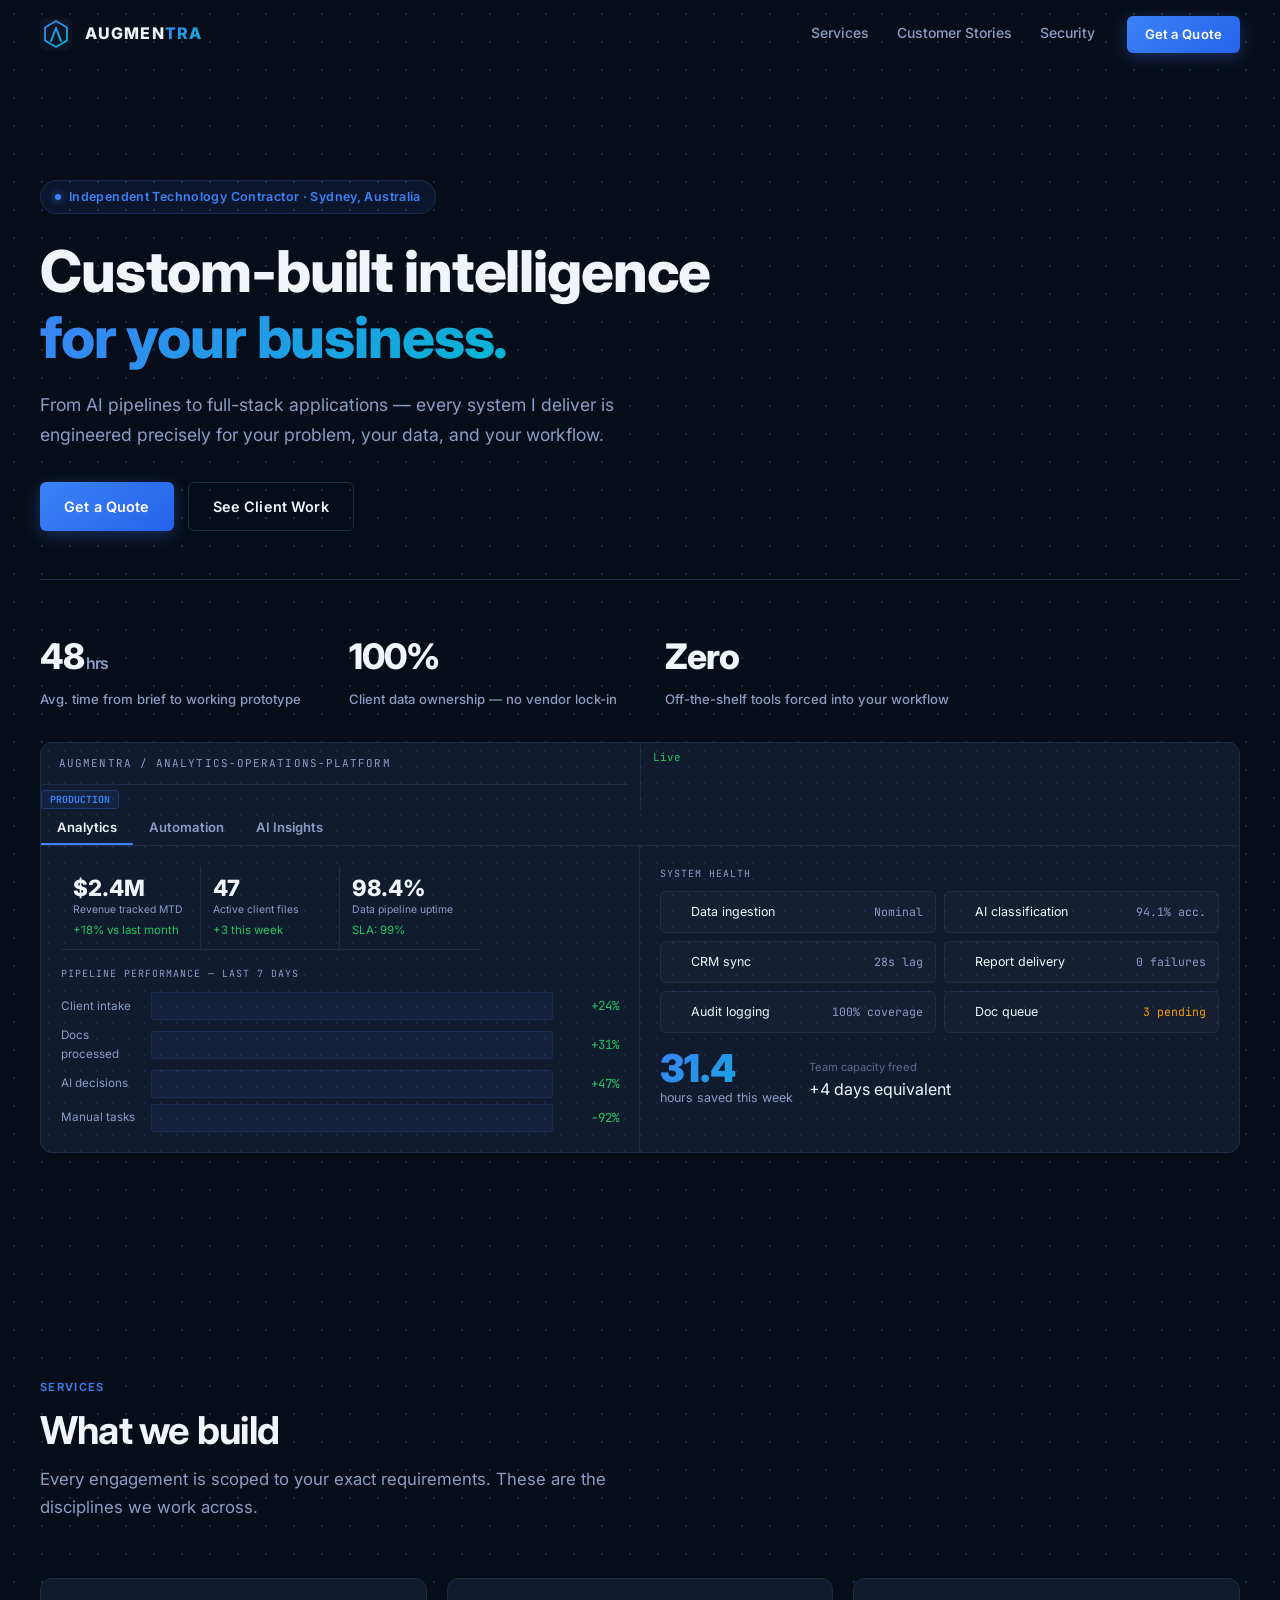
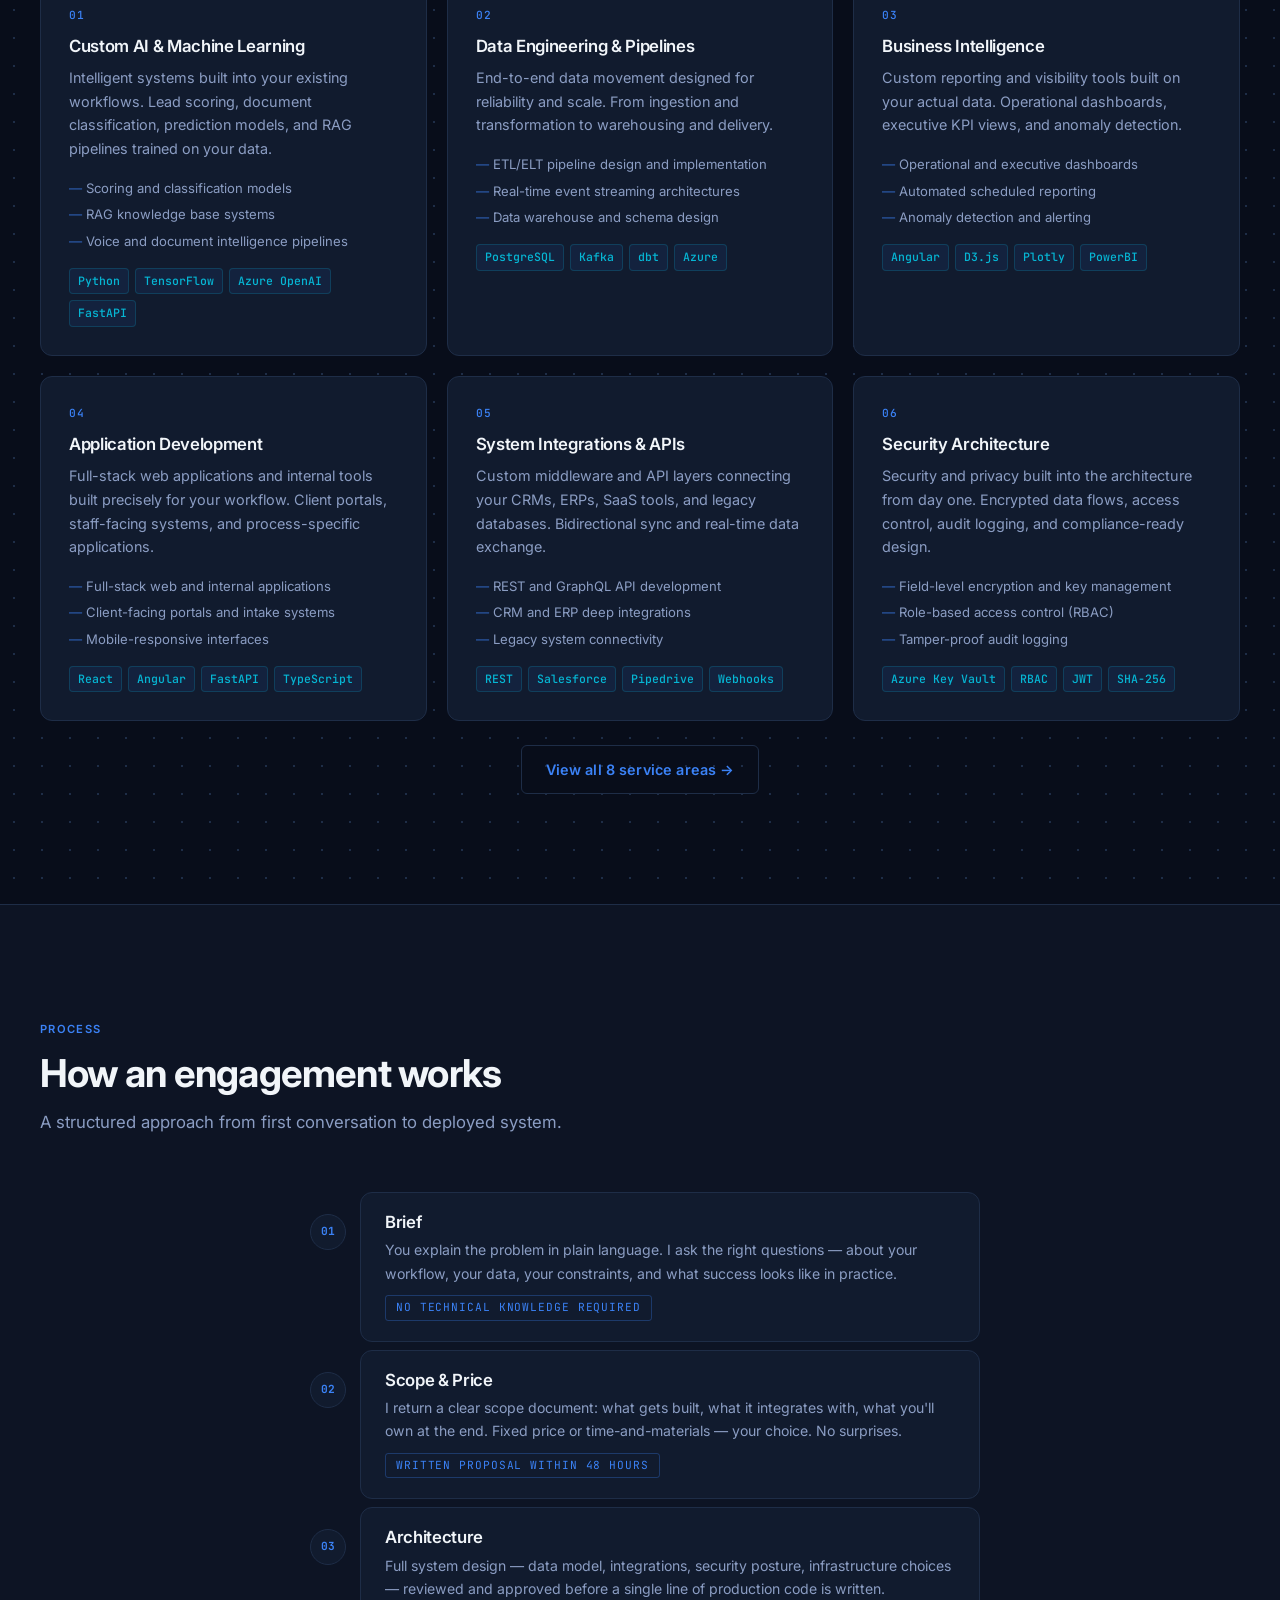
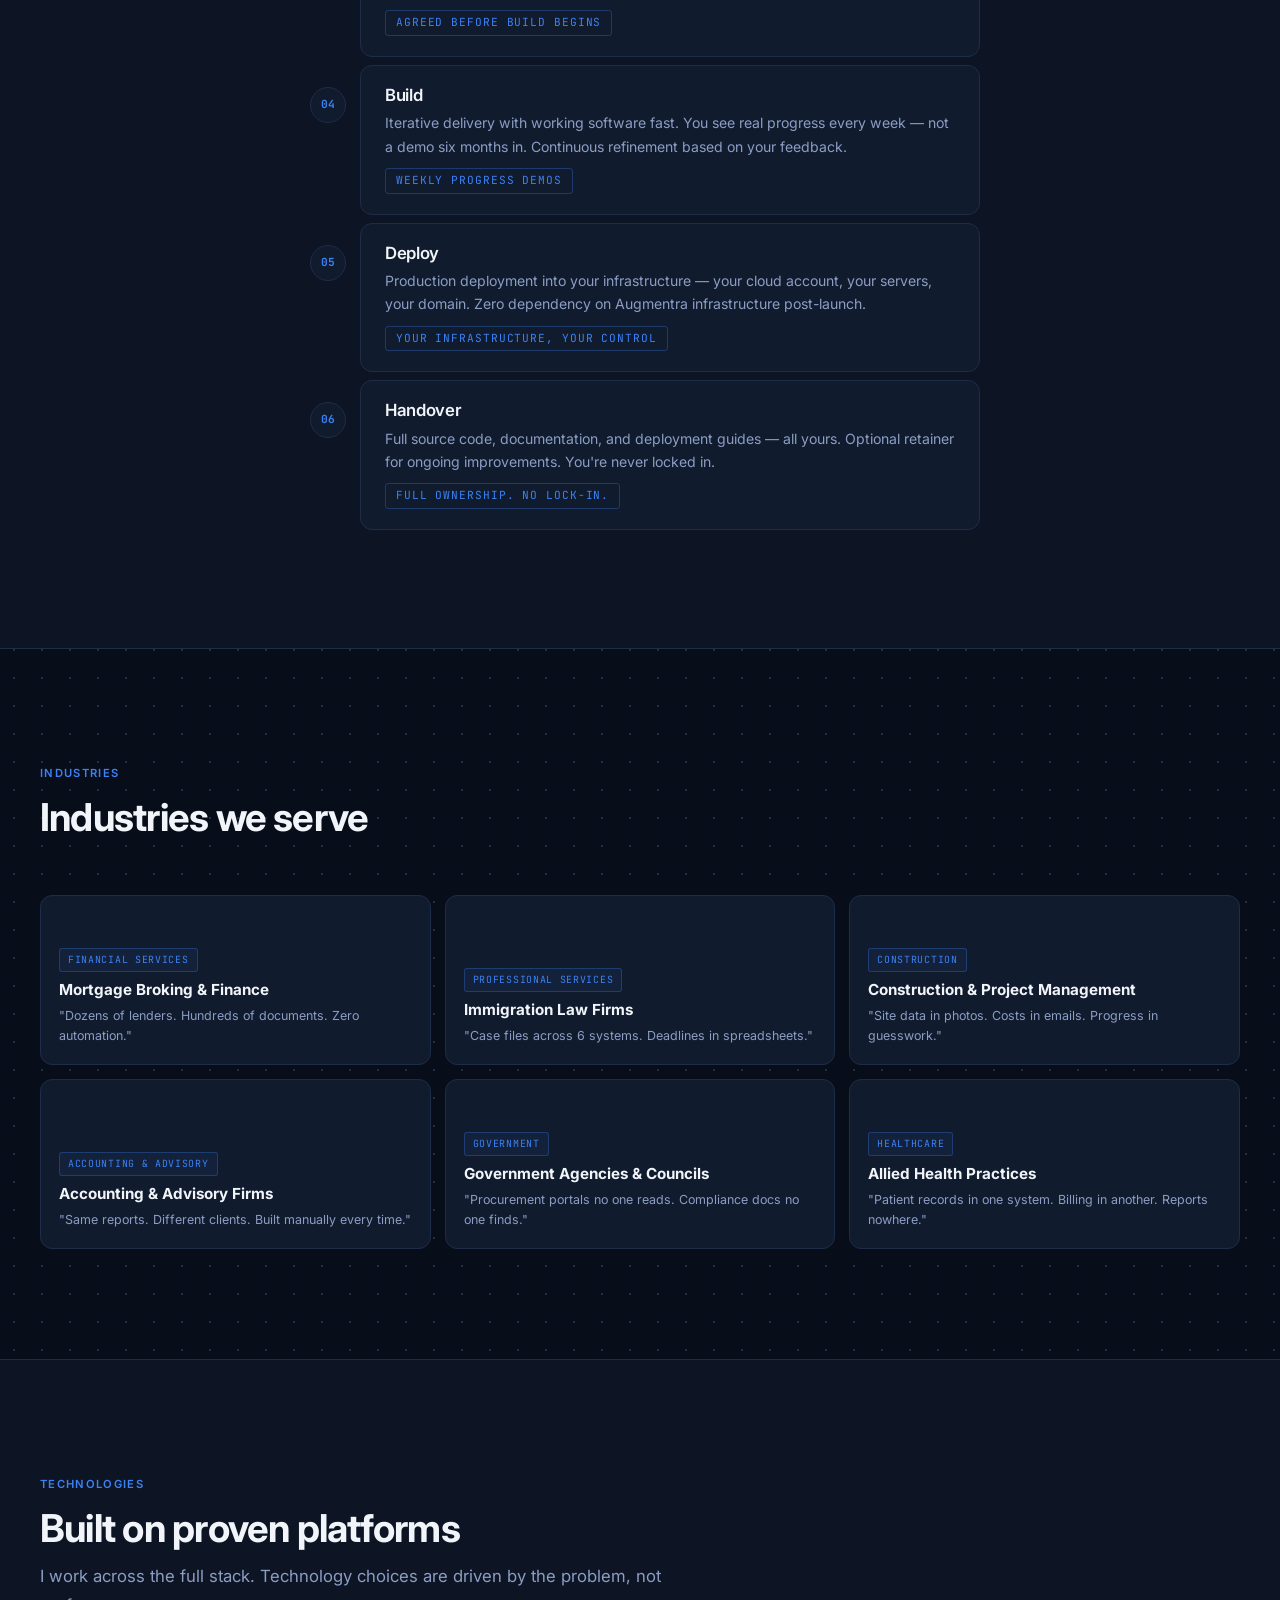
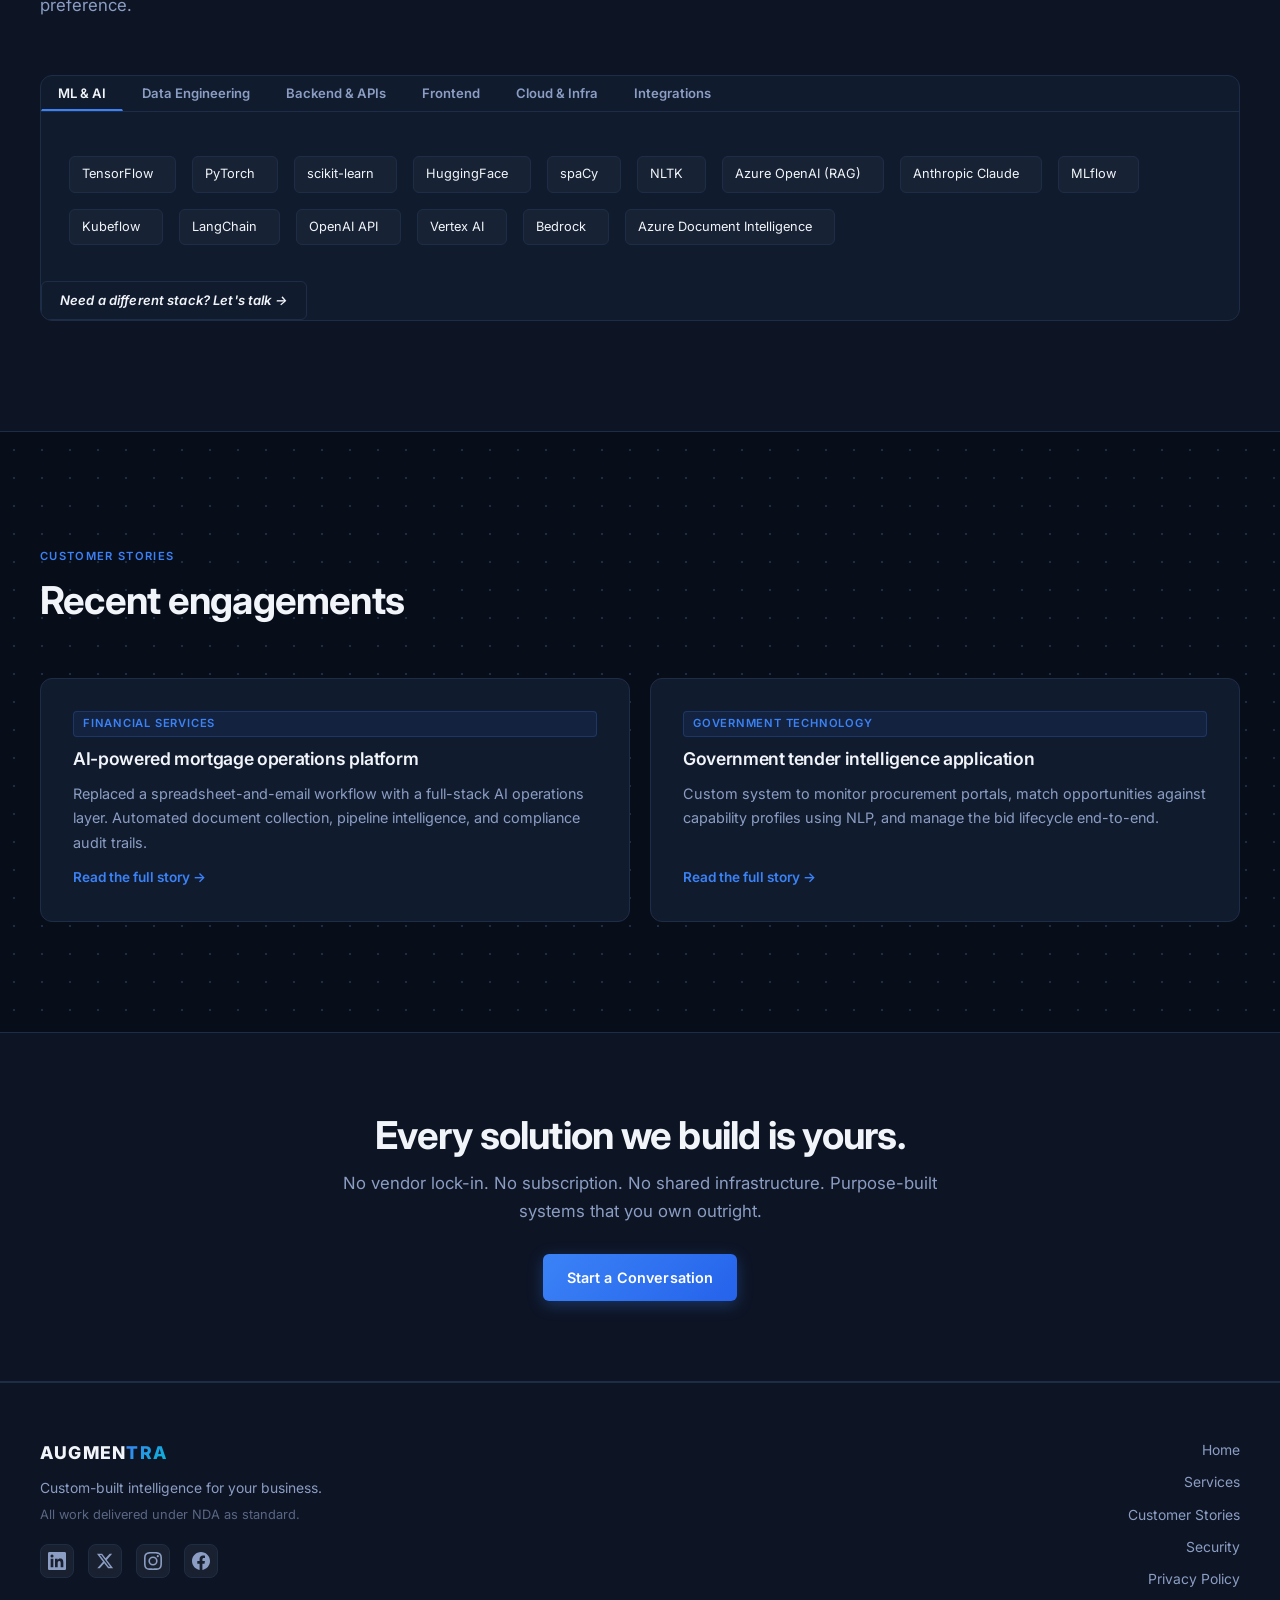
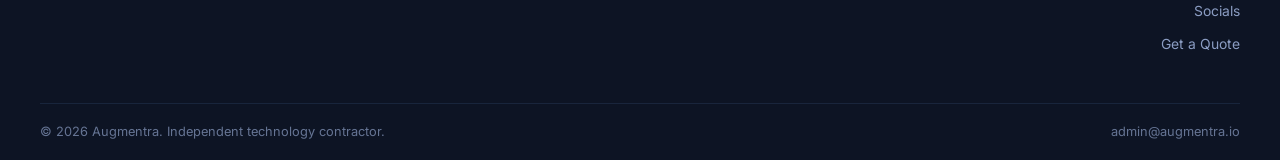
<file: index.html>
<!DOCTYPE html>
<html lang="en">
<head>
  <meta charset="UTF-8" />
  <meta name="viewport" content="width=device-width, initial-scale=1.0" />
  <title>Augmentra — Custom-built intelligence for your business.</title>
  <meta name="description" content="Independent technology contractor building custom AI, data pipelines, and software integrations. Every system engineered precisely for your problem." />
  <link rel="stylesheet" href="styles.css?v=7" />
  <link rel="icon" href="/favicon.svg?v=7" type="image/svg+xml" />
  <link rel="apple-touch-icon" href="/favicon.svg?v=7" />
</head>
<body class="dot-bg">

<nav class="nav" id="nav">
  <div class="container">
    <div class="nav-inner">
      <a href="/" class="nav-logo">
        <svg class="nav-logo-icon" viewBox="0 0 32 32" xmlns="http://www.w3.org/2000/svg">
          <defs>
            <linearGradient id="nlg" x1="0%" y1="0%" x2="100%" y2="100%">
              <stop offset="0%" stop-color="#3b82f6"/>
              <stop offset="100%" stop-color="#06b6d4"/>
            </linearGradient>
          </defs>
          <rect width="32" height="32" rx="6" fill="#0d1424"/>
          <polygon points="16,3 27,9.5 27,22.5 16,29 5,22.5 5,9.5" fill="none" stroke="url(#nlg)" stroke-width="1.8"/>
          <polyline points="11,23 16,10 21,23" fill="none" stroke="url(#nlg)" stroke-width="2" stroke-linecap="round" stroke-linejoin="round"/>
          <line x1="13" y1="18.5" x2="19" y2="18.5" stroke="url(#nlg)" stroke-width="1.8" stroke-linecap="round"/>
        </svg>
        <span class="nav-wordmark"><span class="nav-wm-aug">AUGMEN</span><span class="nav-wm-tra">TRA</span></span>
      </a>
      <div class="nav-links">
        <a href="/services">Services</a>
        <a href="/customer-stories">Customer Stories</a>
        <a href="/security">Security</a>
      </div>
      <div class="nav-cta">
        <a href="/quote" class="btn btn-primary btn-sm">Get a Quote</a>
      </div>
      <button class="hamburger" id="hamburger" aria-label="Menu" aria-expanded="false">
        <span></span><span></span><span></span>
      </button>
    </div>
    <div class="nav-mobile" id="nav-mobile">
      <a href="/services">Services</a>
      <a href="/customer-stories">Customer Stories</a>
      <a href="/security">Security</a>
      <a href="/quote" class="btn btn-primary btn-sm">Get a Quote</a>
    </div>
  </div>
</nav>

<!-- HERO -->
<section class="hero">
  <div class="container">
    <div class="hero-badge reveal-fade">Independent Technology Contractor · Sydney, Australia</div>
    <h1 class="reveal-up">Custom-built intelligence<br><span class="gradient-text">for your business.</span></h1>
    <p class="sub reveal-up reveal-delay-1">From AI pipelines to full-stack applications — every system I deliver is engineered precisely for your problem, your data, and your workflow.</p>
    <div class="hero-ctas reveal-up reveal-delay-2">
      <a href="/quote" class="btn btn-primary">Get a Quote</a>
      <a href="/customer-stories" class="btn btn-outline">See Client Work</a>
    </div>
    <div class="stats-row reveal-up reveal-delay-3">
      <div class="stat">
        <span class="stat-num" data-target="48">48<span class="stat-suffix">hrs</span></span>
        <span class="stat-label">Avg. time from brief to working prototype</span>
      </div>
      <div class="stat">
        <span class="stat-num">100%</span>
        <span class="stat-label">Client data ownership — no vendor lock-in</span>
      </div>
      <div class="stat">
        <span class="stat-num">Zero</span>
        <span class="stat-label">Off-the-shelf tools forced into your workflow</span>
      </div>
    </div>

    <!-- Hero Dashboard — Augmentra Analytics Platform -->
    <div class="hero-dashboard reveal-up reveal-delay-4">
      <div class="hd-bar">
        <div class="hd-bar-left">
          <div class="hd-dots"><span style="background:#ff5f57"></span><span style="background:#febc2e"></span><span style="background:#28c840"></span></div>
          <span class="hd-title">augmentra / analytics-operations-platform</span>
          <span class="hd-env-badge">Production</span>
        </div>
        <div class="hd-bar-right">
          <span class="hd-live-dot"></span>
          <span class="hd-live-label">Live</span>
        </div>
      </div>
      <div class="hd-tabs">
        <button class="hd-tab active" data-hd-tab="analytics">Analytics</button>
        <button class="hd-tab" data-hd-tab="automation">Automation</button>
        <button class="hd-tab" data-hd-tab="insights">AI Insights</button>
      </div>
      <div class="hd-panels">

        <!-- ANALYTICS TAB -->
        <div class="hd-panel active" data-hd-panel="analytics">
          <div class="hd-body">
            <div class="hd-col hd-col-left">
              <div class="hd-kpi-strip">
                <div class="hd-kpi">
                  <div class="hd-kpi-val">$2.4M</div>
                  <div class="hd-kpi-label">Revenue tracked MTD</div>
                  <div class="hd-kpi-delta up">+18% vs last month</div>
                </div>
                <div class="hd-kpi">
                  <div class="hd-kpi-val">47</div>
                  <div class="hd-kpi-label">Active client files</div>
                  <div class="hd-kpi-delta up">+3 this week</div>
                </div>
                <div class="hd-kpi">
                  <div class="hd-kpi-val">98.4%</div>
                  <div class="hd-kpi-label">Data pipeline uptime</div>
                  <div class="hd-kpi-delta up">SLA: 99%</div>
                </div>
              </div>
              <div class="hd-section-label">Pipeline performance — last 7 days</div>
              <div class="hd-sparklines">
                <div class="hd-spark-row">
                  <span class="hd-spark-label">Client intake</span>
                  <div class="hd-spark"><span style="height:40%"></span><span style="height:60%"></span><span style="height:50%"></span><span style="height:80%"></span><span style="height:65%"></span><span style="height:90%"></span><span style="height:100%"></span></div>
                  <span class="hd-spark-val green">+24%</span>
                </div>
                <div class="hd-spark-row">
                  <span class="hd-spark-label">Docs processed</span>
                  <div class="hd-spark"><span style="height:55%"></span><span style="height:70%"></span><span style="height:60%"></span><span style="height:85%"></span><span style="height:75%"></span><span style="height:92%"></span><span style="height:100%"></span></div>
                  <span class="hd-spark-val green">+31%</span>
                </div>
                <div class="hd-spark-row">
                  <span class="hd-spark-label">AI decisions</span>
                  <div class="hd-spark"><span style="height:30%"></span><span style="height:45%"></span><span style="height:55%"></span><span style="height:70%"></span><span style="height:80%"></span><span style="height:88%"></span><span style="height:100%"></span></div>
                  <span class="hd-spark-val green">+47%</span>
                </div>
                <div class="hd-spark-row">
                  <span class="hd-spark-label">Manual tasks</span>
                  <div class="hd-spark red"><span style="height:100%"></span><span style="height:80%"></span><span style="height:65%"></span><span style="height:50%"></span><span style="height:35%"></span><span style="height:20%"></span><span style="height:8%"></span></div>
                  <span class="hd-spark-val green">-92%</span>
                </div>
              </div>
            </div>
            <div class="hd-col hd-col-right">
              <div class="hd-section-label">System health</div>
              <div class="hd-health-grid">
                <div class="hd-health-item ok"><span class="hd-health-dot"></span><span class="hd-health-name">Data ingestion</span><span class="hd-health-status">Nominal</span></div>
                <div class="hd-health-item ok"><span class="hd-health-dot"></span><span class="hd-health-name">AI classification</span><span class="hd-health-status">94.1% acc.</span></div>
                <div class="hd-health-item ok"><span class="hd-health-dot"></span><span class="hd-health-name">CRM sync</span><span class="hd-health-status">28s lag</span></div>
                <div class="hd-health-item ok"><span class="hd-health-dot"></span><span class="hd-health-name">Report delivery</span><span class="hd-health-status">0 failures</span></div>
                <div class="hd-health-item ok"><span class="hd-health-dot"></span><span class="hd-health-name">Audit logging</span><span class="hd-health-status">100% coverage</span></div>
                <div class="hd-health-item warn"><span class="hd-health-dot warn"></span><span class="hd-health-name">Doc queue</span><span class="hd-health-status warn">3 pending</span></div>
              </div>
              <div class="hd-time-saved">
                <div>
                  <div class="hd-time-val" id="hd-time-saved">31.4</div>
                  <div class="hd-time-label">hours saved this week</div>
                </div>
                <div class="hd-time-right">
                  <div class="hd-time-sub">Team capacity freed</div>
                  <div class="hd-time-freed">+4 days equivalent</div>
                </div>
              </div>
            </div>
          </div>
        </div>

        <!-- AUTOMATION TAB -->
        <div class="hd-panel" data-hd-panel="automation">
          <div class="hd-body">
            <div class="hd-col hd-col-left">
              <div class="hd-section-label">Workflow automation — current coverage</div>
              <div class="hd-pipeline">
                <div class="hd-pipe-row">
                  <div class="hd-pipe-name">Client intake &amp; routing</div>
                  <div class="hd-pipe-bar-wrap"><div class="hd-pipe-bar" style="width:100%"></div></div>
                  <div class="hd-pipe-stat green">100%</div>
                </div>
                <div class="hd-pipe-row">
                  <div class="hd-pipe-name">Document collection</div>
                  <div class="hd-pipe-bar-wrap"><div class="hd-pipe-bar" style="width:94%"></div></div>
                  <div class="hd-pipe-stat green">94%</div>
                </div>
                <div class="hd-pipe-row">
                  <div class="hd-pipe-name">AI classification</div>
                  <div class="hd-pipe-bar-wrap"><div class="hd-pipe-bar" style="width:97%"></div></div>
                  <div class="hd-pipe-stat green">97%</div>
                </div>
                <div class="hd-pipe-row">
                  <div class="hd-pipe-name">Compliance validation</div>
                  <div class="hd-pipe-bar-wrap"><div class="hd-pipe-bar" style="width:100%"></div></div>
                  <div class="hd-pipe-stat green">100%</div>
                </div>
                <div class="hd-pipe-row">
                  <div class="hd-pipe-name">CRM &amp; reporting sync</div>
                  <div class="hd-pipe-bar-wrap"><div class="hd-pipe-bar" style="width:100%"></div></div>
                  <div class="hd-pipe-stat green">Live</div>
                </div>
                <div class="hd-pipe-row">
                  <div class="hd-pipe-name">Client notifications</div>
                  <div class="hd-pipe-bar-wrap"><div class="hd-pipe-bar" style="width:88%"></div></div>
                  <div class="hd-pipe-stat green">88%</div>
                </div>
                <div class="hd-pipe-row">
                  <div class="hd-pipe-name">Manual data entry</div>
                  <div class="hd-pipe-bar-wrap"><div class="hd-pipe-bar red" style="width:4%"></div></div>
                  <div class="hd-pipe-stat red">4%</div>
                </div>
              </div>
            </div>
            <div class="hd-col hd-col-right">
              <div class="hd-section-label">Live activity feed</div>
              <div class="hd-feed" id="hd-feed">
                <div class="hd-feed-item">
                  <span class="hd-feed-dot green"></span>
                  <div class="hd-feed-text"><strong>Client onboarded</strong> — intake form routed, docs requested automatically</div>
                  <span class="hd-feed-time">2m ago</span>
                </div>
                <div class="hd-feed-item">
                  <span class="hd-feed-dot blue"></span>
                  <div class="hd-feed-text"><strong>12 reports delivered</strong> — scheduled batch, zero manual effort</div>
                  <span class="hd-feed-time">8m ago</span>
                </div>
                <div class="hd-feed-item">
                  <span class="hd-feed-dot amber"></span>
                  <div class="hd-feed-text"><strong>Chase sent</strong> — 2 missing documents, auto-reminder triggered</div>
                  <span class="hd-feed-time">14m ago</span>
                </div>
                <div class="hd-feed-item">
                  <span class="hd-feed-dot green"></span>
                  <div class="hd-feed-text"><strong>Compliance: PASS</strong> — 0 flags, deal advanced to next stage</div>
                  <span class="hd-feed-time">21m ago</span>
                </div>
                <div class="hd-feed-item">
                  <span class="hd-feed-dot blue"></span>
                  <div class="hd-feed-text"><strong>CRM synced</strong> — 8 pipeline records updated from data layer</div>
                  <span class="hd-feed-time">29m ago</span>
                </div>
              </div>
            </div>
          </div>
        </div>

        <!-- AI INSIGHTS TAB -->
        <div class="hd-panel" data-hd-panel="insights">
          <div class="hd-body">
            <div class="hd-col hd-col-left">
              <div class="hd-section-label">AI model performance</div>
              <div class="hd-model-list">
                <div class="hd-model-row">
                  <div class="hd-model-info">
                    <div class="hd-model-name">Document Classifier</div>
                    <div class="hd-model-detail">TensorFlow &middot; 15 categories &middot; retrained weekly</div>
                  </div>
                  <div class="hd-model-acc">
                    <div class="hd-model-acc-val">94.1%</div>
                    <div class="hd-model-acc-bar"><div style="width:94.1%"></div></div>
                  </div>
                </div>
                <div class="hd-model-row">
                  <div class="hd-model-info">
                    <div class="hd-model-name">Risk Scoring Engine</div>
                    <div class="hd-model-detail">scikit-learn &middot; income + behaviour signals</div>
                  </div>
                  <div class="hd-model-acc">
                    <div class="hd-model-acc-val">91.7%</div>
                    <div class="hd-model-acc-bar"><div style="width:91.7%"></div></div>
                  </div>
                </div>
                <div class="hd-model-row">
                  <div class="hd-model-info">
                    <div class="hd-model-name">RAG Knowledge Base</div>
                    <div class="hd-model-detail">Azure OpenAI &middot; 8,400 policy chunks indexed</div>
                  </div>
                  <div class="hd-model-acc">
                    <div class="hd-model-acc-val">0.87</div>
                    <div class="hd-model-acc-bar"><div style="width:87%"></div></div>
                  </div>
                </div>
                <div class="hd-model-row">
                  <div class="hd-model-info">
                    <div class="hd-model-name">NLP Intent Classifier</div>
                    <div class="hd-model-detail">spaCy &middot; email + message routing</div>
                  </div>
                  <div class="hd-model-acc">
                    <div class="hd-model-acc-val">96.2%</div>
                    <div class="hd-model-acc-bar"><div style="width:96.2%"></div></div>
                  </div>
                </div>
              </div>
            </div>
            <div class="hd-col hd-col-right">
              <div class="hd-section-label">Recent AI decisions</div>
              <div class="hd-ai-decisions" id="hd-ai-decisions">
                <div class="hd-ai-row approve">
                  <span class="hd-ai-badge approve">APPROVE</span>
                  <div class="hd-ai-detail">File #8821 &middot; risk=LOW &middot; conf=0.94 &middot; 8s</div>
                </div>
                <div class="hd-ai-row approve">
                  <span class="hd-ai-badge approve">APPROVE</span>
                  <div class="hd-ai-detail">File #8819 &middot; risk=LOW &middot; conf=0.91 &middot; 11s</div>
                </div>
                <div class="hd-ai-row review">
                  <span class="hd-ai-badge review">REVIEW</span>
                  <div class="hd-ai-detail">File #8817 &middot; risk=MED &middot; conf=0.62 &middot; broker notified</div>
                </div>
                <div class="hd-ai-row approve">
                  <span class="hd-ai-badge approve">APPROVE</span>
                  <div class="hd-ai-detail">File #8815 &middot; risk=LOW &middot; conf=0.97 &middot; 7s</div>
                </div>
                <div class="hd-ai-row approve">
                  <span class="hd-ai-badge approve">APPROVE</span>
                  <div class="hd-ai-detail">File #8812 &middot; risk=LOW &middot; conf=0.89 &middot; 14s</div>
                </div>
              </div>
              <div class="hd-ai-summary">
                <span>Today: <strong>42 decisions</strong></span>
                <span class="green">38 auto-approved</span>
                <span class="amber">4 routed to review</span>
              </div>
            </div>
          </div>
        </div>

      </div>
    </div>
  </div>
</section>

<!-- WHAT WE BUILD -->
<section class="section">
  <div class="container">
    <div class="section-header reveal-up">
      <span class="eyebrow">Services</span>
      <h2>What we build</h2>
      <p class="sub">Every engagement is scoped to your exact requirements. These are the disciplines we work across.</p>
    </div>
    <div class="services-grid">

      <div class="service-card reveal-up">
        <span class="service-num">01</span>
        <h3>Custom AI &amp; Machine Learning</h3>
        <p>Intelligent systems built into your existing workflows. Lead scoring, document classification, prediction models, and RAG pipelines trained on your data.</p>
        <div class="service-deliverables">
          <p>Scoring and classification models</p>
          <p>RAG knowledge base systems</p>
          <p>Voice and document intelligence pipelines</p>
        </div>
        <div class="tags">
          <span class="tag">Python</span>
          <span class="tag">TensorFlow</span>
          <span class="tag">Azure OpenAI</span>
          <span class="tag">FastAPI</span>
        </div>
      </div>

      <div class="service-card reveal-up reveal-delay-1">
        <span class="service-num">02</span>
        <h3>Data Engineering &amp; Pipelines</h3>
        <p>End-to-end data movement designed for reliability and scale. From ingestion and transformation to warehousing and delivery.</p>
        <div class="service-deliverables">
          <p>ETL/ELT pipeline design and implementation</p>
          <p>Real-time event streaming architectures</p>
          <p>Data warehouse and schema design</p>
        </div>
        <div class="tags">
          <span class="tag">PostgreSQL</span>
          <span class="tag">Kafka</span>
          <span class="tag">dbt</span>
          <span class="tag">Azure</span>
        </div>
      </div>

      <div class="service-card reveal-up reveal-delay-2">
        <span class="service-num">03</span>
        <h3>Business Intelligence</h3>
        <p>Custom reporting and visibility tools built on your actual data. Operational dashboards, executive KPI views, and anomaly detection.</p>
        <div class="service-deliverables">
          <p>Operational and executive dashboards</p>
          <p>Automated scheduled reporting</p>
          <p>Anomaly detection and alerting</p>
        </div>
        <div class="tags">
          <span class="tag">Angular</span>
          <span class="tag">D3.js</span>
          <span class="tag">Plotly</span>
          <span class="tag">PowerBI</span>
        </div>
      </div>

      <div class="service-card reveal-up">
        <span class="service-num">04</span>
        <h3>Application Development</h3>
        <p>Full-stack web applications and internal tools built precisely for your workflow. Client portals, staff-facing systems, and process-specific applications.</p>
        <div class="service-deliverables">
          <p>Full-stack web and internal applications</p>
          <p>Client-facing portals and intake systems</p>
          <p>Mobile-responsive interfaces</p>
        </div>
        <div class="tags">
          <span class="tag">React</span>
          <span class="tag">Angular</span>
          <span class="tag">FastAPI</span>
          <span class="tag">TypeScript</span>
        </div>
      </div>

      <div class="service-card reveal-up reveal-delay-1">
        <span class="service-num">05</span>
        <h3>System Integrations &amp; APIs</h3>
        <p>Custom middleware and API layers connecting your CRMs, ERPs, SaaS tools, and legacy databases. Bidirectional sync and real-time data exchange.</p>
        <div class="service-deliverables">
          <p>REST and GraphQL API development</p>
          <p>CRM and ERP deep integrations</p>
          <p>Legacy system connectivity</p>
        </div>
        <div class="tags">
          <span class="tag">REST</span>
          <span class="tag">Salesforce</span>
          <span class="tag">Pipedrive</span>
          <span class="tag">Webhooks</span>
        </div>
      </div>

      <div class="service-card reveal-up reveal-delay-2">
        <span class="service-num">06</span>
        <h3>Security Architecture</h3>
        <p>Security and privacy built into the architecture from day one. Encrypted data flows, access control, audit logging, and compliance-ready design.</p>
        <div class="service-deliverables">
          <p>Field-level encryption and key management</p>
          <p>Role-based access control (RBAC)</p>
          <p>Tamper-proof audit logging</p>
        </div>
        <div class="tags">
          <span class="tag">Azure Key Vault</span>
          <span class="tag">RBAC</span>
          <span class="tag">JWT</span>
          <span class="tag">SHA-256</span>
        </div>
      </div>

    </div>
    <div class="section-more reveal-fade">
      <a href="/services" class="btn btn-outline">View all 8 service areas &#x2192;</a>
    </div>
  </div>
</section>

<!-- HOW WE WORK -->
<section class="section section-dark">
  <div class="container">
    <div class="section-header reveal-up">
      <span class="eyebrow">Process</span>
      <h2>How an engagement works</h2>
      <p class="sub">A structured approach from first conversation to deployed system.</p>
    </div>
    <div class="process-steps">
      <div class="ps-step reveal-up">
        <div class="ps-connector"></div>
        <div class="ps-num">01</div>
        <div class="ps-content">
          <h3>Brief</h3>
          <p>You explain the problem in plain language. I ask the right questions — about your workflow, your data, your constraints, and what success looks like in practice.</p>
          <div class="ps-tag">No technical knowledge required</div>
        </div>
      </div>
      <div class="ps-step reveal-up reveal-delay-1">
        <div class="ps-connector"></div>
        <div class="ps-num">02</div>
        <div class="ps-content">
          <h3>Scope &amp; Price</h3>
          <p>I return a clear scope document: what gets built, what it integrates with, what you'll own at the end. Fixed price or time-and-materials — your choice. No surprises.</p>
          <div class="ps-tag">Written proposal within 48 hours</div>
        </div>
      </div>
      <div class="ps-step reveal-up reveal-delay-2">
        <div class="ps-connector"></div>
        <div class="ps-num">03</div>
        <div class="ps-content">
          <h3>Architecture</h3>
          <p>Full system design — data model, integrations, security posture, infrastructure choices — reviewed and approved before a single line of production code is written.</p>
          <div class="ps-tag">Agreed before build begins</div>
        </div>
      </div>
      <div class="ps-step reveal-up reveal-delay-3">
        <div class="ps-connector"></div>
        <div class="ps-num">04</div>
        <div class="ps-content">
          <h3>Build</h3>
          <p>Iterative delivery with working software fast. You see real progress every week — not a demo six months in. Continuous refinement based on your feedback.</p>
          <div class="ps-tag">Weekly progress demos</div>
        </div>
      </div>
      <div class="ps-step reveal-up reveal-delay-4">
        <div class="ps-connector"></div>
        <div class="ps-num">05</div>
        <div class="ps-content">
          <h3>Deploy</h3>
          <p>Production deployment into your infrastructure — your cloud account, your servers, your domain. Zero dependency on Augmentra infrastructure post-launch.</p>
          <div class="ps-tag">Your infrastructure, your control</div>
        </div>
      </div>
      <div class="ps-step reveal-up reveal-delay-4">
        <div class="ps-connector last"></div>
        <div class="ps-num">06</div>
        <div class="ps-content">
          <h3>Handover</h3>
          <p>Full source code, documentation, and deployment guides — all yours. Optional retainer for ongoing improvements. You're never locked in.</p>
          <div class="ps-tag">Full ownership. No lock-in.</div>
        </div>
      </div>
    </div>
  </div>
</section>

<!-- INDUSTRIES -->
<section class="section">
  <div class="container">
    <div class="section-header reveal-up">
      <span class="eyebrow">Industries</span>
      <h2>Industries we serve</h2>
    </div>
    <div class="industries-v2">
      <div class="ind-card reveal-up" tabindex="0">
        <div class="ind-front">
          <div class="ind-tag">Financial Services</div>
          <div class="ind-name">Mortgage Broking &amp; Finance</div>
          <div class="ind-tagline">"Dozens of lenders. Hundreds of documents. Zero automation."</div>
        </div>
        <div class="ind-back">
          <div class="ind-pain"><strong>Pain:</strong> Manual document collection, compliance trails, CRM data entry</div>
          <div class="ind-client"><strong>Ideal client:</strong> Mid-size brokerage (5–50 brokers), Salesforce/Pipedrive</div>
          <div class="ind-example"><strong>Built:</strong> AI document classifier + automated compliance checker</div>
        </div>
      </div>
      <div class="ind-card reveal-up reveal-delay-1" tabindex="0">
        <div class="ind-front">
          <div class="ind-tag">Professional Services</div>
          <div class="ind-name">Immigration Law Firms</div>
          <div class="ind-tagline">"Case files across 6 systems. Deadlines in spreadsheets."</div>
        </div>
        <div class="ind-back">
          <div class="ind-pain"><strong>Pain:</strong> Visa deadline tracking, document assembly, client communication</div>
          <div class="ind-client"><strong>Ideal client:</strong> Boutique immigration firm (3–20 lawyers)</div>
          <div class="ind-example"><strong>Built:</strong> Matter management portal with automated intake + alerts</div>
        </div>
      </div>
      <div class="ind-card reveal-up reveal-delay-2" tabindex="0">
        <div class="ind-front">
          <div class="ind-tag">Construction</div>
          <div class="ind-name">Construction &amp; Project Management</div>
          <div class="ind-tagline">"Site data in photos. Costs in emails. Progress in guesswork."</div>
        </div>
        <div class="ind-back">
          <div class="ind-pain"><strong>Pain:</strong> Subcontractor management, variation tracking, progress reporting</div>
          <div class="ind-client"><strong>Ideal client:</strong> Mid-tier contractor ($10M–$100M projects)</div>
          <div class="ind-example"><strong>Built:</strong> Automated variation log + subcontractor portal</div>
        </div>
      </div>
      <div class="ind-card reveal-up" tabindex="0">
        <div class="ind-front">
          <div class="ind-tag">Accounting &amp; Advisory</div>
          <div class="ind-name">Accounting &amp; Advisory Firms</div>
          <div class="ind-tagline">"Same reports. Different clients. Built manually every time."</div>
        </div>
        <div class="ind-back">
          <div class="ind-pain"><strong>Pain:</strong> Client reporting, data consolidation from Xero/MYOB/Quickbooks</div>
          <div class="ind-client"><strong>Ideal client:</strong> Accounting firm with 50+ SME clients</div>
          <div class="ind-example"><strong>Built:</strong> Automated multi-client reporting pipeline + KPI dashboards</div>
        </div>
      </div>
      <div class="ind-card reveal-up reveal-delay-1" tabindex="0">
        <div class="ind-front">
          <div class="ind-tag">Government</div>
          <div class="ind-name">Government Agencies &amp; Councils</div>
          <div class="ind-tagline">"Procurement portals no one reads. Compliance docs no one finds."</div>
        </div>
        <div class="ind-back">
          <div class="ind-pain"><strong>Pain:</strong> Grant management, tender monitoring, compliance documentation</div>
          <div class="ind-client"><strong>Ideal client:</strong> Local council, state agency procurement team</div>
          <div class="ind-example"><strong>Built:</strong> NLP tender matching + bid lifecycle management</div>
        </div>
      </div>
      <div class="ind-card reveal-up reveal-delay-2" tabindex="0">
        <div class="ind-front">
          <div class="ind-tag">Healthcare</div>
          <div class="ind-name">Allied Health Practices</div>
          <div class="ind-tagline">"Patient records in one system. Billing in another. Reports nowhere."</div>
        </div>
        <div class="ind-back">
          <div class="ind-pain"><strong>Pain:</strong> Practice analytics, insurance claiming, appointment intelligence</div>
          <div class="ind-client"><strong>Ideal client:</strong> Multi-location physio/dental/psychology practice</div>
          <div class="ind-example"><strong>Built:</strong> Cross-system analytics dashboard + automated referral tracking</div>
        </div>
      </div>
    </div>
  </div>
</section>

<!-- TECH STACK -->
<section class="section section-dark">
  <div class="container">
    <div class="section-header reveal-up">
      <span class="eyebrow">Technologies</span>
      <h2>Built on proven platforms</h2>
      <p class="sub">I work across the full stack. Technology choices are driven by the problem, not preference.</p>
    </div>
    <div class="stack-tabs reveal-up">
      <div class="stack-tab-buttons" role="tablist">
        <button class="stack-tab-btn active" role="tab" data-tab="ml" aria-selected="true">ML &amp; AI</button>
        <button class="stack-tab-btn" role="tab" data-tab="data" aria-selected="false">Data Engineering</button>
        <button class="stack-tab-btn" role="tab" data-tab="backend" aria-selected="false">Backend &amp; APIs</button>
        <button class="stack-tab-btn" role="tab" data-tab="frontend" aria-selected="false">Frontend</button>
        <button class="stack-tab-btn" role="tab" data-tab="cloud" aria-selected="false">Cloud &amp; Infra</button>
        <button class="stack-tab-btn" role="tab" data-tab="integrations" aria-selected="false">Integrations</button>
      </div>
      <div class="stack-tab-panels">
        <div class="stack-tab-panel active" data-panel="ml">
          <span class="stack-pill" data-tooltip="Used in production">TensorFlow</span>
          <span class="stack-pill" data-tooltip="Used in production">PyTorch</span>
          <span class="stack-pill" data-tooltip="Used in production">scikit-learn</span>
          <span class="stack-pill" data-tooltip="Research/certified">HuggingFace</span>
          <span class="stack-pill" data-tooltip="Used in production">spaCy</span>
          <span class="stack-pill" data-tooltip="Used in production">NLTK</span>
          <span class="stack-pill" data-tooltip="Used in production">Azure OpenAI (RAG)</span>
          <span class="stack-pill" data-tooltip="Used in production">Anthropic Claude</span>
          <span class="stack-pill" data-tooltip="Used in production">MLflow</span>
          <span class="stack-pill" data-tooltip="Research/certified">Kubeflow</span>
          <span class="stack-pill" data-tooltip="Used in production">LangChain</span>
          <span class="stack-pill" data-tooltip="Used in production">OpenAI API</span>
          <span class="stack-pill" data-tooltip="Research/certified">Vertex AI</span>
          <span class="stack-pill" data-tooltip="Research/certified">Bedrock</span>
          <span class="stack-pill" data-tooltip="Used in production">Azure Document Intelligence</span>
        </div>
        <div class="stack-tab-panel" data-panel="data">
          <span class="stack-pill" data-tooltip="Used in production">Python (Pandas, NumPy, SciPy)</span>
          <span class="stack-pill" data-tooltip="Used in production">PostgreSQL</span>
          <span class="stack-pill" data-tooltip="Used in production">SQLite</span>
          <span class="stack-pill" data-tooltip="Used in production">SQLAlchemy/Alembic</span>
          <span class="stack-pill" data-tooltip="Used in production">dbt</span>
          <span class="stack-pill" data-tooltip="Used in production">Kafka</span>
          <span class="stack-pill" data-tooltip="Research/certified">Apache Airflow</span>
          <span class="stack-pill" data-tooltip="Used in production">Azure Data Lake</span>
          <span class="stack-pill" data-tooltip="Used in production">AWS S3</span>
          <span class="stack-pill" data-tooltip="Used in production">Microsoft Syntex</span>
          <span class="stack-pill" data-tooltip="Used in production">OpenRefine</span>
          <span class="stack-pill" data-tooltip="Research/certified">SPSS</span>
          <span class="stack-pill" data-tooltip="Research/certified">Snowflake</span>
          <span class="stack-pill" data-tooltip="Research/certified">BigQuery</span>
        </div>
        <div class="stack-tab-panel" data-panel="backend">
          <span class="stack-pill" data-tooltip="Used in production">FastAPI</span>
          <span class="stack-pill" data-tooltip="Used in production">Flask</span>
          <span class="stack-pill" data-tooltip="Used in production">Node.js</span>
          <span class="stack-pill" data-tooltip="Used in production">REST</span>
          <span class="stack-pill" data-tooltip="Used in production">GraphQL</span>
          <span class="stack-pill" data-tooltip="Used in production">Graph API</span>
          <span class="stack-pill" data-tooltip="Used in production">Azure Functions</span>
          <span class="stack-pill" data-tooltip="Used in production">AWS Lambda</span>
          <span class="stack-pill" data-tooltip="Used in production">Celery</span>
          <span class="stack-pill" data-tooltip="Used in production">Redis</span>
          <span class="stack-pill" data-tooltip="Used in production">Docker</span>
          <span class="stack-pill" data-tooltip="Used in production">JWT</span>
          <span class="stack-pill" data-tooltip="Used in production">OAuth2</span>
          <span class="stack-pill" data-tooltip="Used in production">WebSockets</span>
          <span class="stack-pill" data-tooltip="Used in production">OpenAPI / Swagger</span>
        </div>
        <div class="stack-tab-panel" data-panel="frontend">
          <span class="stack-pill" data-tooltip="Used in production">React</span>
          <span class="stack-pill" data-tooltip="Used in production">Angular</span>
          <span class="stack-pill" data-tooltip="Used in production">TypeScript</span>
          <span class="stack-pill" data-tooltip="Used in production">D3.js</span>
          <span class="stack-pill" data-tooltip="Used in production">Matplotlib</span>
          <span class="stack-pill" data-tooltip="Used in production">Seaborn</span>
          <span class="stack-pill" data-tooltip="Used in production">Plotly</span>
          <span class="stack-pill" data-tooltip="Research/certified">Dash</span>
          <span class="stack-pill" data-tooltip="Research/certified">Bokeh</span>
          <span class="stack-pill" data-tooltip="Used in production">PowerBI</span>
          <span class="stack-pill" data-tooltip="Research/certified">Tableau</span>
          <span class="stack-pill" data-tooltip="Used in production">Tailwind CSS</span>
        </div>
        <div class="stack-tab-panel" data-panel="cloud">
          <span class="stack-pill" data-tooltip="Used in production">Azure Key Vault</span>
          <span class="stack-pill" data-tooltip="Used in production">Azure Functions</span>
          <span class="stack-pill" data-tooltip="Used in production">Azure Cognitive Search</span>
          <span class="stack-pill" data-tooltip="Used in production">Azure Data Lake</span>
          <span class="stack-pill" data-tooltip="Used in production">Azure Monitor</span>
          <span class="stack-pill" data-tooltip="Used in production">Azure AD / Entra ID</span>
          <span class="stack-pill" data-tooltip="Used in production">AWS Lambda</span>
          <span class="stack-pill" data-tooltip="Used in production">AWS S3</span>
          <span class="stack-pill" data-tooltip="Used in production">AWS RDS</span>
          <span class="stack-pill" data-tooltip="Used in production">Docker</span>
          <span class="stack-pill" data-tooltip="Used in production">GitHub Actions</span>
          <span class="stack-pill" data-tooltip="Used in production">Azure RBAC</span>
          <span class="stack-pill" data-tooltip="Research/certified">Terraform</span>
          <span class="stack-pill" data-tooltip="Research/certified">Kubernetes</span>
        </div>
        <div class="stack-tab-panel" data-panel="integrations">
          <span class="stack-pill" data-tooltip="Used in production">Salesforce</span>
          <span class="stack-pill" data-tooltip="Used in production">HubSpot</span>
          <span class="stack-pill" data-tooltip="Used in production">Pipedrive</span>
          <span class="stack-pill" data-tooltip="Used in production">Monday.com</span>
          <span class="stack-pill" data-tooltip="Used in production">Xero</span>
          <span class="stack-pill" data-tooltip="Used in production">MYOB</span>
          <span class="stack-pill" data-tooltip="Used in production">Stripe</span>
          <span class="stack-pill" data-tooltip="Used in production">Annature</span>
          <span class="stack-pill" data-tooltip="Used in production">Twilio</span>
          <span class="stack-pill" data-tooltip="Used in production">WhatsApp Business API</span>
          <span class="stack-pill" data-tooltip="Used in production">Power Automate</span>
          <span class="stack-pill" data-tooltip="Used in production">PowerApps</span>
          <span class="stack-pill" data-tooltip="Research/certified">Zapier API</span>
          <span class="stack-pill" data-tooltip="Used in production">Webhooks</span>
        </div>
      </div>
      <div class="stack-on-request"><a href="/quote" class="btn btn-outline btn-sm">Need a different stack? Let's talk &#x2192;</a></div>
    </div>
  </div>
</section>

<!-- CUSTOMER STORY TEASERS -->
<section class="section">
  <div class="container">
    <div class="section-header reveal-up">
      <span class="eyebrow">Customer Stories</span>
      <h2>Recent engagements</h2>
    </div>
    <div class="teaser-grid">
      <div class="teaser-card reveal-up">
        <span class="teaser-pill">Financial Services</span>
        <h3>AI-powered mortgage operations platform</h3>
        <p>Replaced a spreadsheet-and-email workflow with a full-stack AI operations layer. Automated document collection, pipeline intelligence, and compliance audit trails.</p>
        <a href="/customer-stories" class="teaser-link">Read the full story &#x2192;</a>
      </div>
      <div class="teaser-card reveal-up reveal-delay-1">
        <span class="teaser-pill">Government Technology</span>
        <h3>Government tender intelligence application</h3>
        <p>Custom system to monitor procurement portals, match opportunities against capability profiles using NLP, and manage the bid lifecycle end-to-end.</p>
        <a href="/customer-stories" class="teaser-link">Read the full story &#x2192;</a>
      </div>
    </div>
  </div>
</section>

<!-- CTA BAR -->
<section class="cta-bar">
  <div class="container">
    <h2 class="reveal-up">Every solution we build is yours.</h2>
    <p class="sub reveal-up reveal-delay-1">No vendor lock-in. No subscription. No shared infrastructure. Purpose-built systems that you own outright.</p>
    <a href="/quote" class="btn btn-primary reveal-up reveal-delay-2">Start a Conversation</a>
  </div>
</section>

<footer class="footer">
  <div class="container">
    <div class="footer-body">
      <div>
        <div style="font-size:1.1rem;font-weight:800;letter-spacing:0.07em;color:#f1f5f9;margin-bottom:10px;white-space:nowrap;display:block;">AUGMEN<span style="background:linear-gradient(135deg,#3b82f6,#06b6d4);-webkit-background-clip:text;-webkit-text-fill-color:transparent;background-clip:text;">TRA</span></div>
        <div class="footer-tagline">Custom-built intelligence for your business.</div>
        <div class="footer-note">All work delivered under NDA as standard.</div>
        <div class="footer-social-row">
          <a href="https://www.linkedin.com/company/augmentra-io/" target="_blank" rel="noopener noreferrer" class="footer-social-link" aria-label="LinkedIn">
            <svg viewBox="0 0 24 24" fill="currentColor" width="18" height="18"><path d="M20.447 20.452h-3.554v-5.569c0-1.328-.027-3.037-1.852-3.037-1.853 0-2.136 1.445-2.136 2.939v5.667H9.351V9h3.414v1.561h.046c.477-.9 1.637-1.85 3.37-1.85 3.601 0 4.267 2.37 4.267 5.455v6.286zM5.337 7.433a2.062 2.062 0 01-2.063-2.065 2.064 2.064 0 112.063 2.065zm1.782 13.019H3.555V9h3.564v11.452zM22.225 0H1.771C.792 0 0 .774 0 1.729v20.542C0 23.227.792 24 1.771 24h20.451C23.2 24 24 23.227 24 22.271V1.729C24 .774 23.2 0 22.222 0h.003z"/></svg>
          </a>
          <a href="https://x.com/augmentra" target="_blank" rel="noopener noreferrer" class="footer-social-link" aria-label="Twitter / X">
            <svg viewBox="0 0 24 24" fill="currentColor" width="18" height="18"><path d="M18.244 2.25h3.308l-7.227 8.26 8.502 11.24H16.17l-5.214-6.817L4.99 21.75H1.68l7.73-8.835L1.254 2.25H8.08l4.713 6.231zm-1.161 17.52h1.833L7.084 4.126H5.117z"/></svg>
          </a>
          <a href="https://instagram.com/augmentra" target="_blank" rel="noopener noreferrer" class="footer-social-link" aria-label="Instagram">
            <svg viewBox="0 0 24 24" fill="currentColor" width="18" height="18"><path d="M12 2.163c3.204 0 3.584.012 4.85.07 3.252.148 4.771 1.691 4.919 4.919.058 1.265.069 1.645.069 4.849 0 3.205-.012 3.584-.069 4.849-.149 3.225-1.664 4.771-4.919 4.919-1.266.058-1.644.07-4.85.07-3.204 0-3.584-.012-4.849-.07-3.26-.149-4.771-1.699-4.919-4.92-.058-1.265-.07-1.644-.07-4.849 0-3.204.013-3.583.07-4.849.149-3.227 1.664-4.771 4.919-4.919 1.266-.057 1.645-.069 4.849-.069zM12 0C8.741 0 8.333.014 7.053.072 2.695.272.273 2.69.073 7.052.014 8.333 0 8.741 0 12c0 3.259.014 3.668.072 4.948.2 4.358 2.618 6.78 6.98 6.98C8.333 23.986 8.741 24 12 24c3.259 0 3.668-.014 4.948-.072 4.354-.2 6.782-2.618 6.979-6.98.059-1.28.073-1.689.073-4.948 0-3.259-.014-3.667-.072-4.947-.196-4.354-2.617-6.78-6.979-6.98C15.668.014 15.259 0 12 0zm0 5.838a6.162 6.162 0 100 12.324 6.162 6.162 0 000-12.324zM12 16a4 4 0 110-8 4 4 0 010 8zm6.406-11.845a1.44 1.44 0 100 2.881 1.44 1.44 0 000-2.881z"/></svg>
          </a>
          <a href="https://facebook.com/augmentra" target="_blank" rel="noopener noreferrer" class="footer-social-link" aria-label="Facebook">
            <svg viewBox="0 0 24 24" fill="currentColor" width="18" height="18"><path d="M24 12.073c0-6.627-5.373-12-12-12s-12 5.373-12 12c0 5.99 4.388 10.954 10.125 11.854v-8.385H7.078v-3.47h3.047V9.43c0-3.007 1.792-4.669 4.533-4.669 1.312 0 2.686.235 2.686.235v2.953H15.83c-1.491 0-1.956.925-1.956 1.874v2.25h3.328l-.532 3.47h-2.796v8.385C19.612 23.027 24 18.062 24 12.073z"/></svg>
          </a>
        </div>
      </div>
      <nav class="footer-nav">
        <a href="/">Home</a>
        <a href="/services">Services</a>
        <a href="/customer-stories">Customer Stories</a>
        <a href="/security">Security</a>
        <a href="/privacy">Privacy Policy</a>
        <a href="/socials">Socials</a>
        <a href="/quote">Get a Quote</a>
      </nav>
    </div>
    <div class="footer-bottom">
      <span>&copy; 2026 Augmentra. Independent technology contractor.</span>
      <a href="mailto:admin@augmentra.io">admin@augmentra.io</a>
    </div>
  </div>
</footer>

<script src="main.js?v=7"></script>
</body>
</html>
</file>
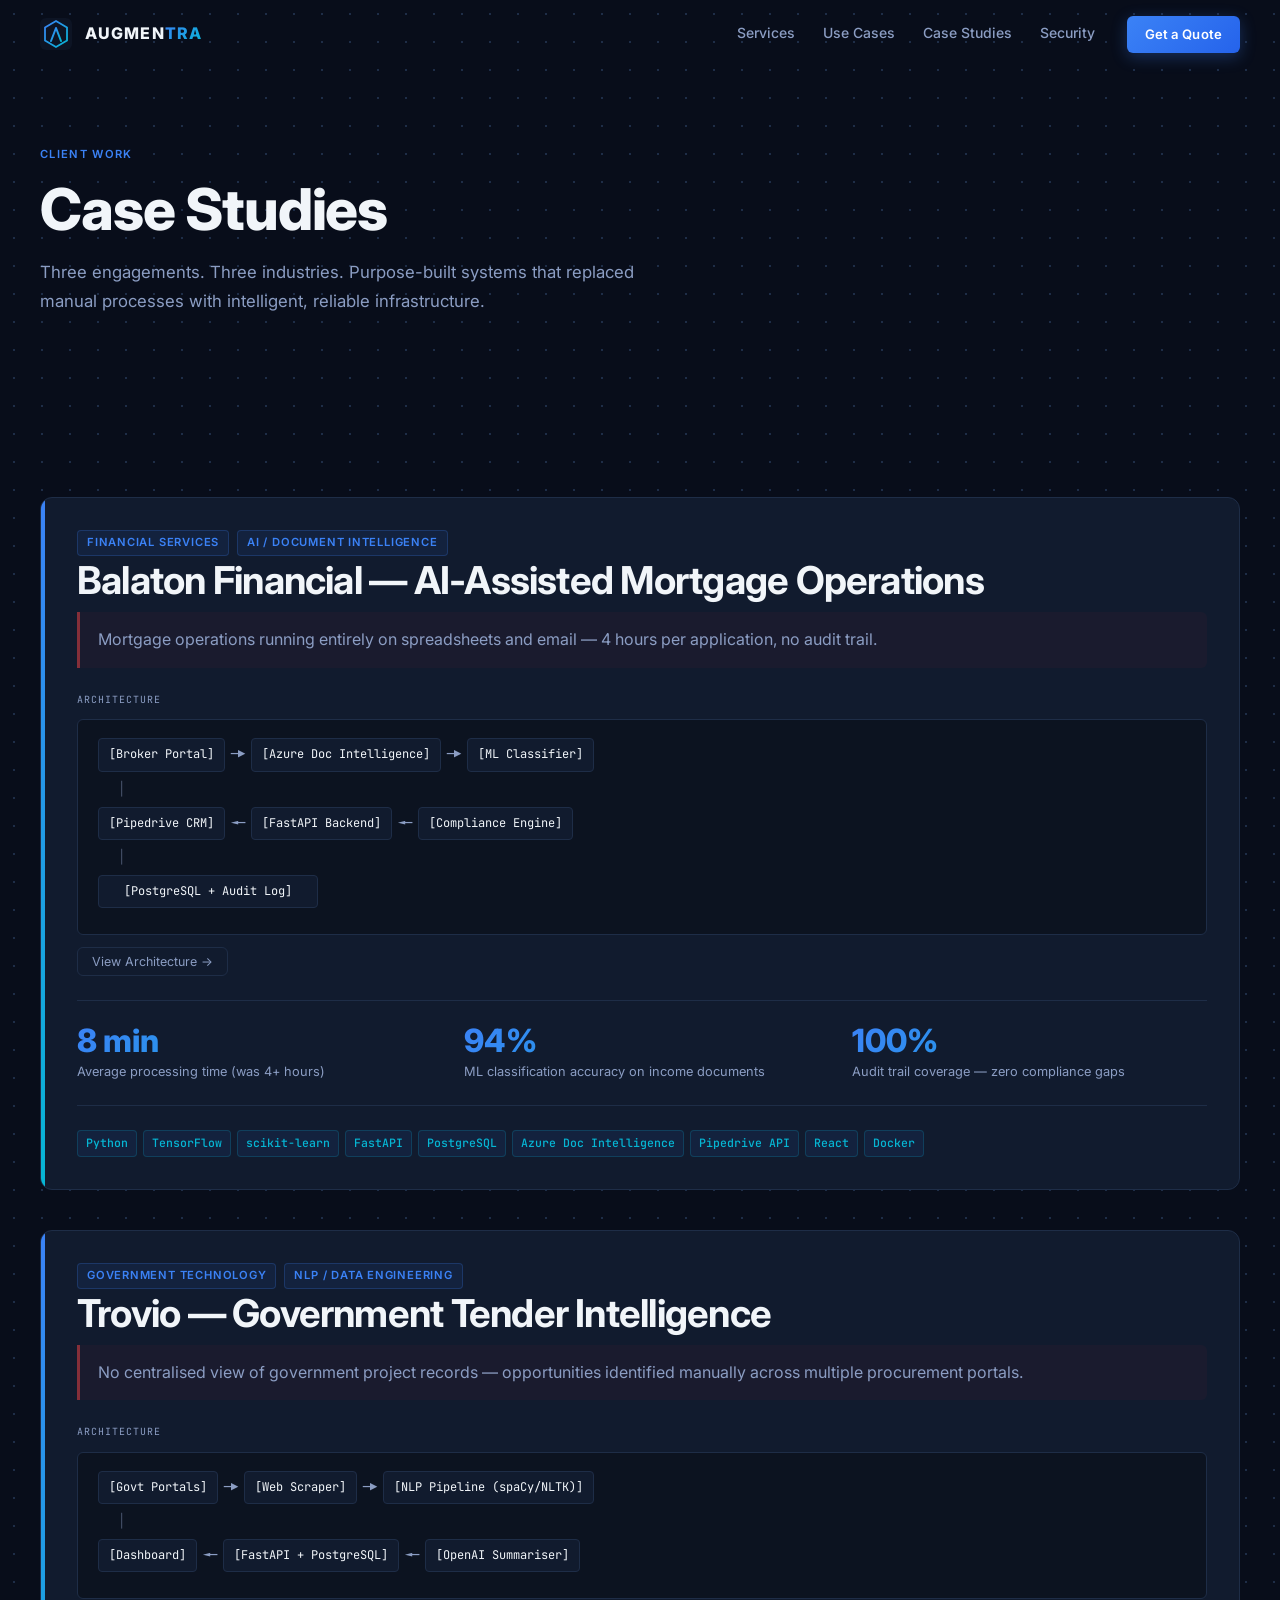
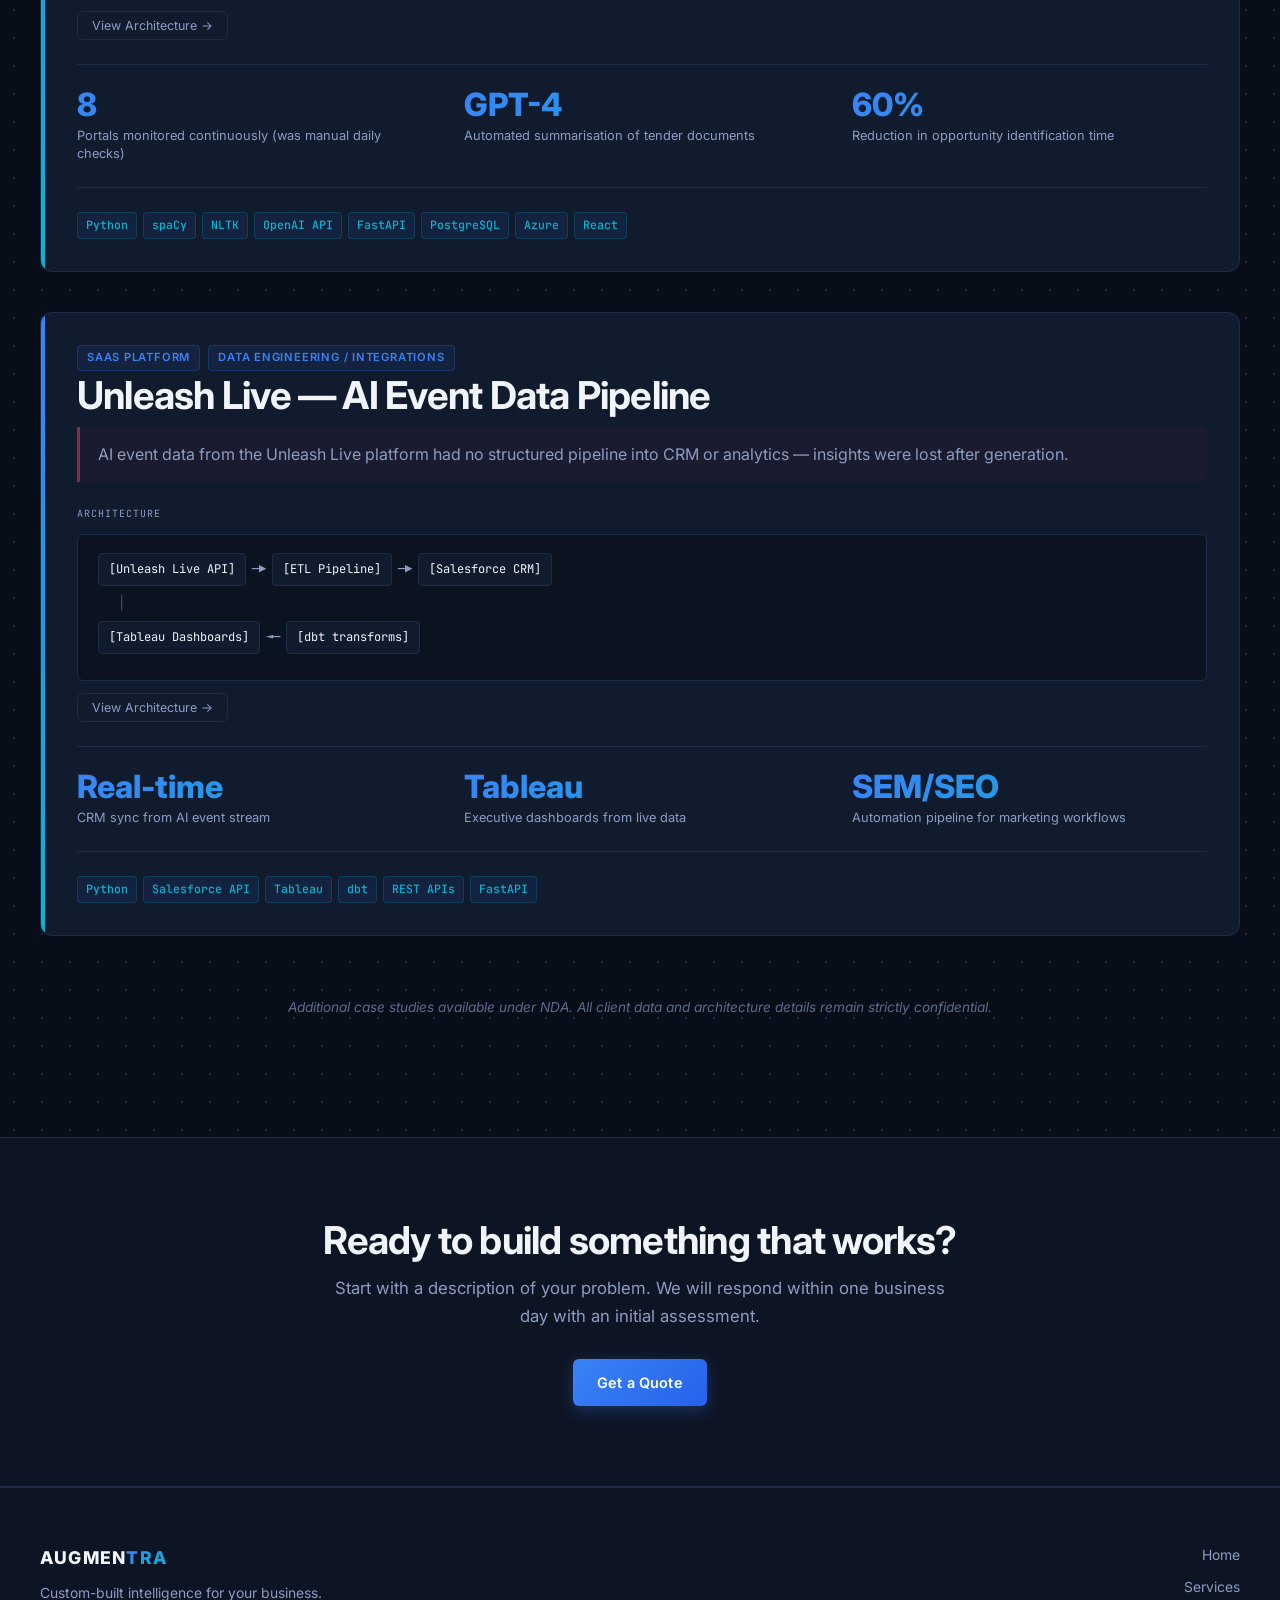
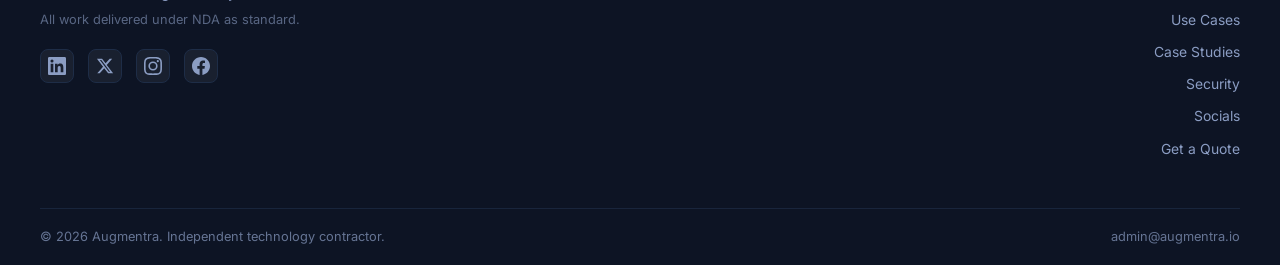
<file: case-studies.html>
<!DOCTYPE html>
<html lang="en">
<head>
  <meta charset="UTF-8" />
  <meta name="viewport" content="width=device-width, initial-scale=1.0" />
  <title>Case Studies — Augmentra</title>
  <meta name="description" content="Three detailed case studies: AI mortgage operations platform (Balaton Financial), government tender intelligence (Trovio), and SaaS data pipeline (Unleash Live)." />
  <link rel="stylesheet" href="styles.css?v=7" />
  <link rel="icon" href="/favicon.svg?v=7" type="image/svg+xml" />
  <link rel="apple-touch-icon" href="/favicon.svg?v=7" />
</head>
<body class="dot-bg">

<nav class="nav" id="nav">
  <div class="container">
    <div class="nav-inner">
      <a href="/" class="nav-logo">
        <svg class="nav-logo-icon" viewBox="0 0 32 32" xmlns="http://www.w3.org/2000/svg">
          <defs>
            <linearGradient id="nlg" x1="0%" y1="0%" x2="100%" y2="100%">
              <stop offset="0%" stop-color="#3b82f6"/>
              <stop offset="100%" stop-color="#06b6d4"/>
            </linearGradient>
          </defs>
          <rect width="32" height="32" rx="6" fill="#0d1424"/>
          <polygon points="16,3 27,9.5 27,22.5 16,29 5,22.5 5,9.5" fill="none" stroke="url(#nlg)" stroke-width="1.8"/>
          <polyline points="11,23 16,10 21,23" fill="none" stroke="url(#nlg)" stroke-width="2" stroke-linecap="round" stroke-linejoin="round"/>
          <line x1="13" y1="18.5" x2="19" y2="18.5" stroke="url(#nlg)" stroke-width="1.8" stroke-linecap="round"/>
        </svg>
        <span class="nav-wordmark"><span class="nav-wm-aug">AUGMEN</span><span class="nav-wm-tra">TRA</span></span>
      </a>
      <div class="nav-links">
        <a href="/services">Services</a>
        <a href="/customer-stories">Use Cases</a>
        <a href="/customer-stories">Case Studies</a>
        <a href="/security">Security</a>
      </div>
      <div class="nav-cta">
        <a href="/quote" class="btn btn-primary btn-sm">Get a Quote</a>
      </div>
      <button class="hamburger" id="hamburger" aria-label="Menu" aria-expanded="false">
        <span></span><span></span><span></span>
      </button>
    </div>
    <div class="nav-mobile" id="nav-mobile">
      <a href="/services">Services</a>
      <a href="/customer-stories">Use Cases</a>
      <a href="/customer-stories">Case Studies</a>
      <a href="/security">Security</a>
      <a href="/quote" class="btn btn-primary btn-sm">Get a Quote</a>
    </div>
  </div>
</nav>

<!-- PAGE HERO -->
<section class="page-hero">
  <div class="container">
    <span class="eyebrow">Client Work</span>
    <h1>Case Studies</h1>
    <p class="sub">Three engagements. Three industries. Purpose-built systems that replaced manual processes with intelligent, reliable infrastructure.</p>
  </div>
</section>

<!-- CASE STUDIES -->
<section class="section">
  <div class="container">

    <!-- CASE STUDY 1: Balaton Financial -->
    <div class="cs-visual">
      <div class="cs-accent-bar"></div>
      <div class="cs-visual-body">
        <div class="cs-visual-header">
          <div class="cs-pill-group"><span class="teaser-pill">Financial Services</span><span class="teaser-pill">AI / Document Intelligence</span></div>
          <h2>Balaton Financial — AI-Assisted Mortgage Operations</h2>
          <p class="cs-problem-stmt">Mortgage operations running entirely on spreadsheets and email — 4 hours per application, no audit trail.</p>
        </div>
        <div class="cs-arch">
          <div class="cs-arch-label">Architecture</div>
          <div class="cs-arch-diagram">
            <div class="cs-arch-row">
              <span class="cs-arch-node">[Broker Portal]</span>
              <span class="cs-arch-arrow"> &#x2500;&#x25b6; </span>
              <span class="cs-arch-node">[Azure Doc Intelligence]</span>
              <span class="cs-arch-arrow"> &#x2500;&#x25b6; </span>
              <span class="cs-arch-node">[ML Classifier]</span>
            </div>
            <div class="cs-arch-row cs-arch-row-indent"><span class="cs-arch-branch">&#x2502;</span></div>
            <div class="cs-arch-row">
              <span class="cs-arch-node">[Pipedrive CRM]</span>
              <span class="cs-arch-arrow"> &#x25c4;&#x2500; </span>
              <span class="cs-arch-node">[FastAPI Backend]</span>
              <span class="cs-arch-arrow"> &#x25c4;&#x2500; </span>
              <span class="cs-arch-node">[Compliance Engine]</span>
            </div>
            <div class="cs-arch-row cs-arch-row-indent"><span class="cs-arch-branch">&#x2502;</span></div>
            <div class="cs-arch-row">
              <span class="cs-arch-node cs-arch-node-wide">[PostgreSQL + Audit Log]</span>
            </div>
          </div>
          <button class="cs-arch-expand-btn" data-modal="cs-modal-1">View Architecture &#x2192;</button>
        </div>
        <div class="cs-metrics">
          <div class="cs-metric">
            <div class="cs-metric-num">8 min</div>
            <div class="cs-metric-label">Average processing time (was 4+ hours)</div>
          </div>
          <div class="cs-metric">
            <div class="cs-metric-num">94%</div>
            <div class="cs-metric-label">ML classification accuracy on income documents</div>
          </div>
          <div class="cs-metric">
            <div class="cs-metric-num">100%</div>
            <div class="cs-metric-label">Audit trail coverage — zero compliance gaps</div>
          </div>
        </div>
        <div class="tags" style="margin-top:20px;">
          <span class="tag">Python</span><span class="tag">TensorFlow</span><span class="tag">scikit-learn</span>
          <span class="tag">FastAPI</span><span class="tag">PostgreSQL</span><span class="tag">Azure Doc Intelligence</span>
          <span class="tag">Pipedrive API</span><span class="tag">React</span><span class="tag">Docker</span>
        </div>
      </div>
    </div>

    <!-- CASE STUDY 2: Trovio -->
    <div class="cs-visual">
      <div class="cs-accent-bar"></div>
      <div class="cs-visual-body">
        <div class="cs-visual-header">
          <div class="cs-pill-group"><span class="teaser-pill">Government Technology</span><span class="teaser-pill">NLP / Data Engineering</span></div>
          <h2>Trovio — Government Tender Intelligence</h2>
          <p class="cs-problem-stmt">No centralised view of government project records — opportunities identified manually across multiple procurement portals.</p>
        </div>
        <div class="cs-arch">
          <div class="cs-arch-label">Architecture</div>
          <div class="cs-arch-diagram">
            <div class="cs-arch-row">
              <span class="cs-arch-node">[Govt Portals]</span>
              <span class="cs-arch-arrow"> &#x2500;&#x25b6; </span>
              <span class="cs-arch-node">[Web Scraper]</span>
              <span class="cs-arch-arrow"> &#x2500;&#x25b6; </span>
              <span class="cs-arch-node">[NLP Pipeline (spaCy/NLTK)]</span>
            </div>
            <div class="cs-arch-row cs-arch-row-indent"><span class="cs-arch-branch">&#x2502;</span></div>
            <div class="cs-arch-row">
              <span class="cs-arch-node">[Dashboard]</span>
              <span class="cs-arch-arrow"> &#x25c4;&#x2500; </span>
              <span class="cs-arch-node">[FastAPI + PostgreSQL]</span>
              <span class="cs-arch-arrow"> &#x25c4;&#x2500; </span>
              <span class="cs-arch-node">[OpenAI Summariser]</span>
            </div>
          </div>
          <button class="cs-arch-expand-btn" data-modal="cs-modal-2">View Architecture &#x2192;</button>
        </div>
        <div class="cs-metrics">
          <div class="cs-metric">
            <div class="cs-metric-num">8</div>
            <div class="cs-metric-label">Portals monitored continuously (was manual daily checks)</div>
          </div>
          <div class="cs-metric">
            <div class="cs-metric-num">GPT-4</div>
            <div class="cs-metric-label">Automated summarisation of tender documents</div>
          </div>
          <div class="cs-metric">
            <div class="cs-metric-num">60%</div>
            <div class="cs-metric-label">Reduction in opportunity identification time</div>
          </div>
        </div>
        <div class="tags" style="margin-top:20px;">
          <span class="tag">Python</span><span class="tag">spaCy</span><span class="tag">NLTK</span>
          <span class="tag">OpenAI API</span><span class="tag">FastAPI</span><span class="tag">PostgreSQL</span>
          <span class="tag">Azure</span><span class="tag">React</span>
        </div>
      </div>
    </div>

    <!-- CASE STUDY 3: Unleash Live -->
    <div class="cs-visual">
      <div class="cs-accent-bar"></div>
      <div class="cs-visual-body">
        <div class="cs-visual-header">
          <div class="cs-pill-group"><span class="teaser-pill">SaaS Platform</span><span class="teaser-pill">Data Engineering / Integrations</span></div>
          <h2>Unleash Live — AI Event Data Pipeline</h2>
          <p class="cs-problem-stmt">AI event data from the Unleash Live platform had no structured pipeline into CRM or analytics — insights were lost after generation.</p>
        </div>
        <div class="cs-arch">
          <div class="cs-arch-label">Architecture</div>
          <div class="cs-arch-diagram">
            <div class="cs-arch-row">
              <span class="cs-arch-node">[Unleash Live API]</span>
              <span class="cs-arch-arrow"> &#x2500;&#x25b6; </span>
              <span class="cs-arch-node">[ETL Pipeline]</span>
              <span class="cs-arch-arrow"> &#x2500;&#x25b6; </span>
              <span class="cs-arch-node">[Salesforce CRM]</span>
            </div>
            <div class="cs-arch-row cs-arch-row-indent"><span class="cs-arch-branch">&#x2502;</span></div>
            <div class="cs-arch-row">
              <span class="cs-arch-node">[Tableau Dashboards]</span>
              <span class="cs-arch-arrow"> &#x25c4;&#x2500; </span>
              <span class="cs-arch-node">[dbt transforms]</span>
            </div>
          </div>
          <button class="cs-arch-expand-btn" data-modal="cs-modal-3">View Architecture &#x2192;</button>
        </div>
        <div class="cs-metrics">
          <div class="cs-metric">
            <div class="cs-metric-num">Real-time</div>
            <div class="cs-metric-label">CRM sync from AI event stream</div>
          </div>
          <div class="cs-metric">
            <div class="cs-metric-num">Tableau</div>
            <div class="cs-metric-label">Executive dashboards from live data</div>
          </div>
          <div class="cs-metric">
            <div class="cs-metric-num">SEM/SEO</div>
            <div class="cs-metric-label">Automation pipeline for marketing workflows</div>
          </div>
        </div>
        <div class="tags" style="margin-top:20px;">
          <span class="tag">Python</span><span class="tag">Salesforce API</span><span class="tag">Tableau</span>
          <span class="tag">dbt</span><span class="tag">REST APIs</span><span class="tag">FastAPI</span>
        </div>
      </div>
    </div>

    <p class="nda-note">Additional case studies available under NDA. All client data and architecture details remain strictly confidential.</p>

  </div>
</section>

<!-- Architecture Modals -->
<div class="cs-modal-overlay" id="cs-modal-1" hidden role="dialog" aria-modal="true" aria-label="Balaton Financial Architecture">
  <div class="cs-modal-box">
    <button class="cs-modal-close" data-modal="cs-modal-1" aria-label="Close">&#x2715;</button>
    <h3>Balaton Financial — System Architecture</h3>
    <div class="cs-modal-diagram">
      <div class="cs-arch-row">
        <span class="cs-arch-node cs-arch-node-hoverable" data-tip="Broker-facing web app for document upload and pipeline visibility">Broker Portal</span>
        <span class="cs-arch-arrow"> &#x2500;&#x25b6; </span>
        <span class="cs-arch-node cs-arch-node-hoverable" data-tip="Microsoft Azure Document Intelligence for OCR and structured data extraction">Azure Doc Intelligence</span>
        <span class="cs-arch-arrow"> &#x2500;&#x25b6; </span>
        <span class="cs-arch-node cs-arch-node-hoverable" data-tip="TensorFlow + scikit-learn model trained on income document categories">ML Classifier</span>
      </div>
      <div class="cs-arch-branch-line">&#x2502;</div>
      <div class="cs-arch-row">
        <span class="cs-arch-node cs-arch-node-hoverable" data-tip="Pipedrive CRM updated via REST API on deal stage changes">Pipedrive CRM</span>
        <span class="cs-arch-arrow"> &#x25c4;&#x2500; </span>
        <span class="cs-arch-node cs-arch-node-hoverable" data-tip="FastAPI backend handling authentication, workflow orchestration, and webhook dispatch">FastAPI Backend</span>
        <span class="cs-arch-arrow"> &#x25c4;&#x2500; </span>
        <span class="cs-arch-node cs-arch-node-hoverable" data-tip="Rules engine checking income thresholds, LVR limits, and document completeness">Compliance Engine</span>
      </div>
      <div class="cs-arch-branch-line">&#x2502;</div>
      <div class="cs-arch-row">
        <span class="cs-arch-node cs-arch-node-wide cs-arch-node-hoverable" data-tip="PostgreSQL with append-only audit log table — SHA-256 hash chaining on every write">PostgreSQL + Audit Log</span>
      </div>
    </div>
    <div class="cs-modal-tips">Hover each component to see its role.</div>
  </div>
</div>

<div class="cs-modal-overlay" id="cs-modal-2" hidden role="dialog" aria-modal="true" aria-label="Trovio Architecture">
  <div class="cs-modal-box">
    <button class="cs-modal-close" data-modal="cs-modal-2" aria-label="Close">&#x2715;</button>
    <h3>Trovio — System Architecture</h3>
    <div class="cs-modal-diagram">
      <div class="cs-arch-row">
        <span class="cs-arch-node cs-arch-node-hoverable" data-tip="Automated scraper monitoring AusTender, NSW eTender, QGov, and 5 others on a schedule">Govt Portals</span>
        <span class="cs-arch-arrow"> &#x2500;&#x25b6; </span>
        <span class="cs-arch-node cs-arch-node-hoverable" data-tip="Python scraper with rotating proxies and rate-limit handling">Web Scraper</span>
        <span class="cs-arch-arrow"> &#x2500;&#x25b6; </span>
        <span class="cs-arch-node cs-arch-node-hoverable" data-tip="spaCy + NLTK pipeline: entity extraction, keyword matching, semantic similarity scoring">NLP Pipeline</span>
      </div>
      <div class="cs-arch-branch-line">&#x2502;</div>
      <div class="cs-arch-row">
        <span class="cs-arch-node cs-arch-node-hoverable" data-tip="React dashboard with match score rankings, deadline calendar, and bid pipeline view">Dashboard</span>
        <span class="cs-arch-arrow"> &#x25c4;&#x2500; </span>
        <span class="cs-arch-node cs-arch-node-hoverable" data-tip="FastAPI serving scored opportunities; PostgreSQL storing tender records and bid drafts">FastAPI + PostgreSQL</span>
        <span class="cs-arch-arrow"> &#x25c4;&#x2500; </span>
        <span class="cs-arch-node cs-arch-node-hoverable" data-tip="GPT-4 via Azure OpenAI generating structured tender summaries and draft responses">OpenAI Summariser</span>
      </div>
    </div>
    <div class="cs-modal-tips">Hover each component to see its role.</div>
  </div>
</div>

<div class="cs-modal-overlay" id="cs-modal-3" hidden role="dialog" aria-modal="true" aria-label="Unleash Live Architecture">
  <div class="cs-modal-box">
    <button class="cs-modal-close" data-modal="cs-modal-3" aria-label="Close">&#x2715;</button>
    <h3>Unleash Live — System Architecture</h3>
    <div class="cs-modal-diagram">
      <div class="cs-arch-row">
        <span class="cs-arch-node cs-arch-node-hoverable" data-tip="AI event stream from Unleash Live — crowd insights, density metrics, behaviour signals">Unleash Live API</span>
        <span class="cs-arch-arrow"> &#x2500;&#x25b6; </span>
        <span class="cs-arch-node cs-arch-node-hoverable" data-tip="Python ETL pipeline: normalises event data, deduplicates, enriches with metadata">ETL Pipeline</span>
        <span class="cs-arch-arrow"> &#x2500;&#x25b6; </span>
        <span class="cs-arch-node cs-arch-node-hoverable" data-tip="Salesforce CRM updated in real-time with AI event summaries mapped to account records">Salesforce CRM</span>
      </div>
      <div class="cs-arch-branch-line">&#x2502;</div>
      <div class="cs-arch-row">
        <span class="cs-arch-node cs-arch-node-hoverable" data-tip="Tableau dashboards connected to dbt-modelled data for executive real-time analytics">Tableau Dashboards</span>
        <span class="cs-arch-arrow"> &#x25c4;&#x2500; </span>
        <span class="cs-arch-node cs-arch-node-hoverable" data-tip="dbt transformations normalising raw events into business-ready metrics tables in PostgreSQL">dbt transforms</span>
      </div>
    </div>
    <div class="cs-modal-tips">Hover each component to see its role.</div>
  </div>
</div>

<!-- BOTTOM CTA -->
<section class="cta-bar">
  <div class="container">
    <h2>Ready to build something that works?</h2>
    <p class="sub">Start with a description of your problem. We will respond within one business day with an initial assessment.</p>
    <a href="/quote" class="btn btn-primary">Get a Quote</a>
  </div>
</section>

<footer class="footer">
  <div class="container">
    <div class="footer-body">
      <div>
        <div style="font-size:1.1rem;font-weight:800;letter-spacing:0.07em;color:#f1f5f9;margin-bottom:10px;white-space:nowrap;display:block;">AUGMEN<span style="background:linear-gradient(135deg,#3b82f6,#06b6d4);-webkit-background-clip:text;-webkit-text-fill-color:transparent;background-clip:text;">TRA</span></div>
        <div class="footer-tagline">Custom-built intelligence for your business.</div>
        <div class="footer-note">All work delivered under NDA as standard.</div>
        <div class="footer-social-row">
          <a href="https://www.linkedin.com/company/augmentra-io/" target="_blank" rel="noopener noreferrer" class="footer-social-link" aria-label="LinkedIn">
            <svg viewBox="0 0 24 24" fill="currentColor" width="18" height="18"><path d="M20.447 20.452h-3.554v-5.569c0-1.328-.027-3.037-1.852-3.037-1.853 0-2.136 1.445-2.136 2.939v5.667H9.351V9h3.414v1.561h.046c.477-.9 1.637-1.85 3.37-1.85 3.601 0 4.267 2.37 4.267 5.455v6.286zM5.337 7.433a2.062 2.062 0 01-2.063-2.065 2.064 2.064 0 112.063 2.065zm1.782 13.019H3.555V9h3.564v11.452zM22.225 0H1.771C.792 0 0 .774 0 1.729v20.542C0 23.227.792 24 1.771 24h20.451C23.2 24 24 23.227 24 22.271V1.729C24 .774 23.2 0 22.222 0h.003z"/></svg>
          </a>
          <a href="https://x.com/augmentra" target="_blank" rel="noopener noreferrer" class="footer-social-link" aria-label="Twitter / X">
            <svg viewBox="0 0 24 24" fill="currentColor" width="18" height="18"><path d="M18.244 2.25h3.308l-7.227 8.26 8.502 11.24H16.17l-5.214-6.817L4.99 21.75H1.68l7.73-8.835L1.254 2.25H8.08l4.713 6.231zm-1.161 17.52h1.833L7.084 4.126H5.117z"/></svg>
          </a>
          <a href="https://instagram.com/augmentra" target="_blank" rel="noopener noreferrer" class="footer-social-link" aria-label="Instagram">
            <svg viewBox="0 0 24 24" fill="currentColor" width="18" height="18"><path d="M12 2.163c3.204 0 3.584.012 4.85.07 3.252.148 4.771 1.691 4.919 4.919.058 1.265.069 1.645.069 4.849 0 3.205-.012 3.584-.069 4.849-.149 3.225-1.664 4.771-4.919 4.919-1.266.058-1.644.07-4.85.07-3.204 0-3.584-.012-4.849-.07-3.26-.149-4.771-1.699-4.919-4.92-.058-1.265-.07-1.644-.07-4.849 0-3.204.013-3.583.07-4.849.149-3.227 1.664-4.771 4.919-4.919 1.266-.057 1.645-.069 4.849-.069zM12 0C8.741 0 8.333.014 7.053.072 2.695.272.273 2.69.073 7.052.014 8.333 0 8.741 0 12c0 3.259.014 3.668.072 4.948.2 4.358 2.618 6.78 6.98 6.98C8.333 23.986 8.741 24 12 24c3.259 0 3.668-.014 4.948-.072 4.354-.2 6.782-2.618 6.979-6.98.059-1.28.073-1.689.073-4.948 0-3.259-.014-3.667-.072-4.947-.196-4.354-2.617-6.78-6.979-6.98C15.668.014 15.259 0 12 0zm0 5.838a6.162 6.162 0 100 12.324 6.162 6.162 0 000-12.324zM12 16a4 4 0 110-8 4 4 0 010 8zm6.406-11.845a1.44 1.44 0 100 2.881 1.44 1.44 0 000-2.881z"/></svg>
          </a>
          <a href="https://facebook.com/augmentra" target="_blank" rel="noopener noreferrer" class="footer-social-link" aria-label="Facebook">
            <svg viewBox="0 0 24 24" fill="currentColor" width="18" height="18"><path d="M24 12.073c0-6.627-5.373-12-12-12s-12 5.373-12 12c0 5.99 4.388 10.954 10.125 11.854v-8.385H7.078v-3.47h3.047V9.43c0-3.007 1.792-4.669 4.533-4.669 1.312 0 2.686.235 2.686.235v2.953H15.83c-1.491 0-1.956.925-1.956 1.874v2.25h3.328l-.532 3.47h-2.796v8.385C19.612 23.027 24 18.062 24 12.073z"/></svg>
          </a>
        </div>
      </div>
      <nav class="footer-nav">
        <a href="/">Home</a>
        <a href="/services">Services</a>
        <a href="/customer-stories">Use Cases</a>
        <a href="/customer-stories">Case Studies</a>
        <a href="/security">Security</a>
        <a href="/socials">Socials</a>
        <a href="/quote">Get a Quote</a>
      </nav>
    </div>
    <div class="footer-bottom">
      <span>&copy; 2026 Augmentra. Independent technology contractor.</span>
      <a href="mailto:admin@augmentra.io">admin@augmentra.io</a>
    </div>
  </div>
</footer>

<script src="main.js?v=7"></script>
</body>
</html>
</file>
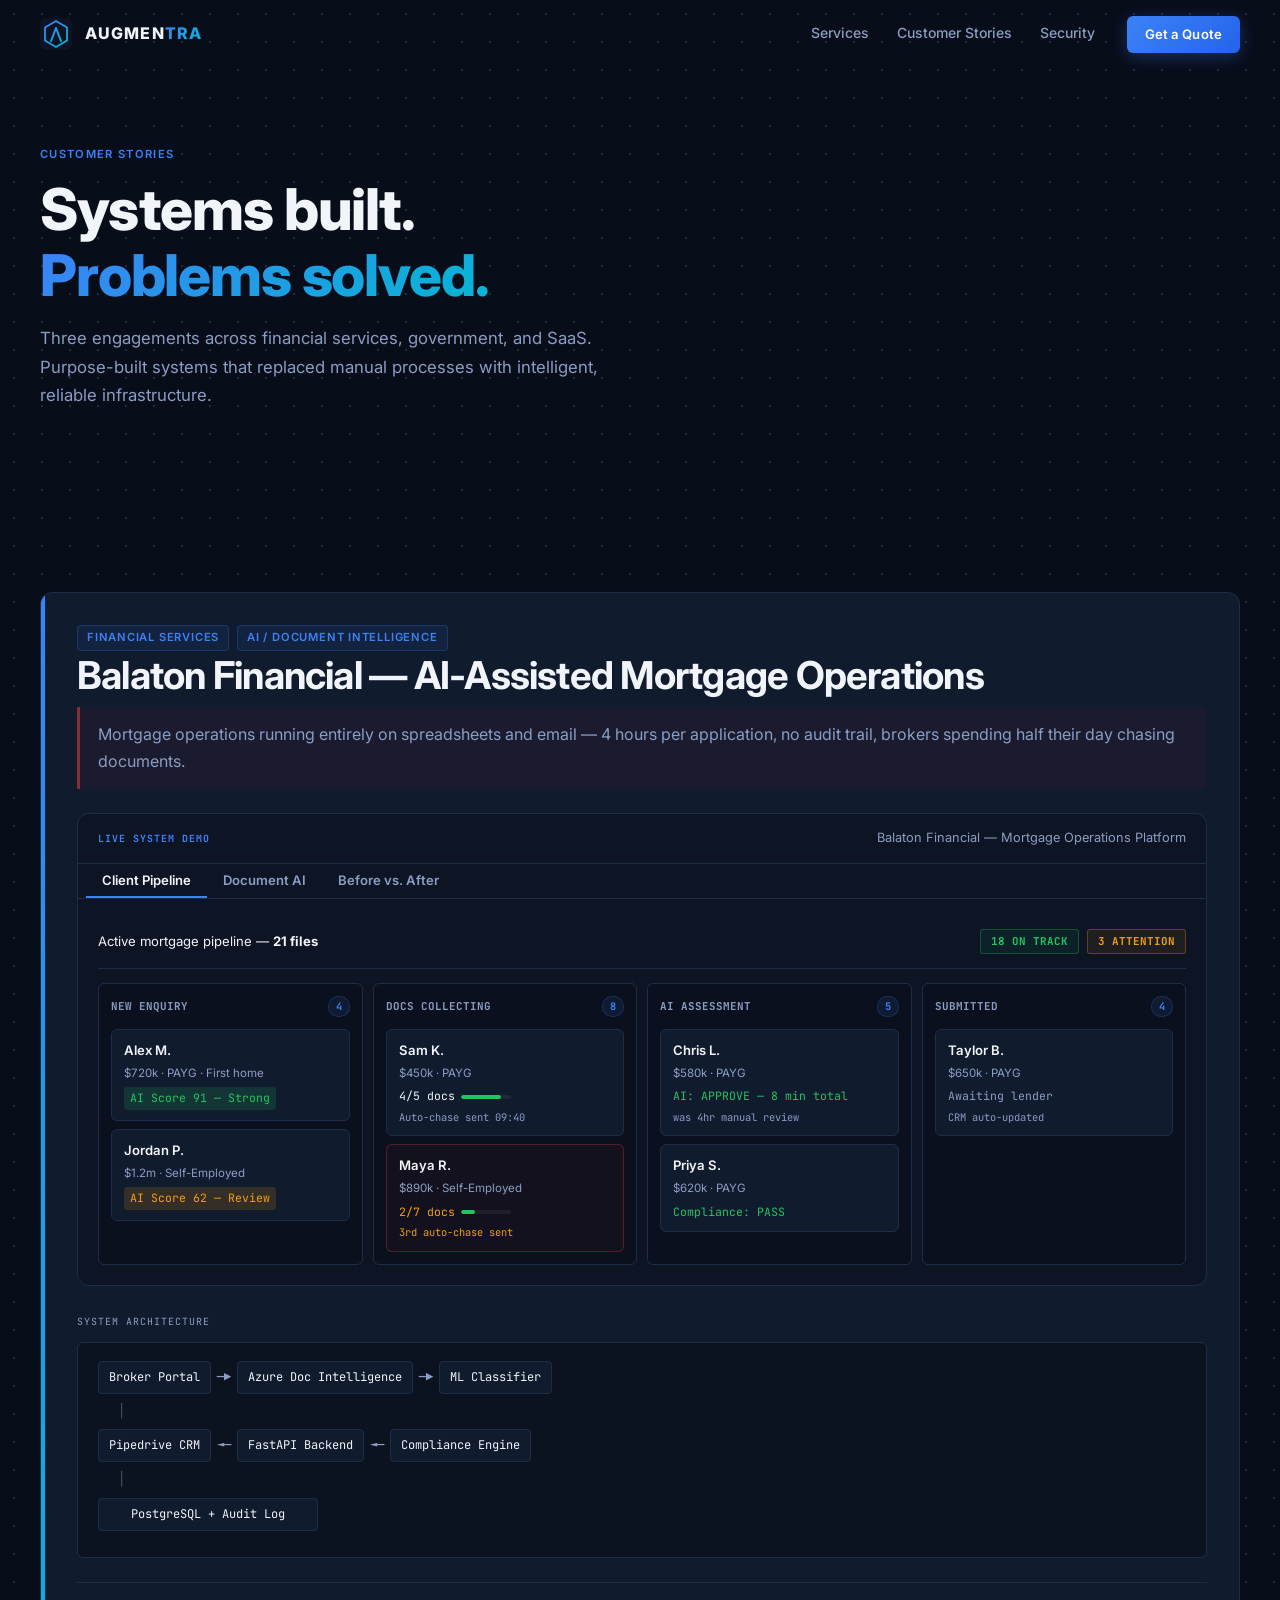
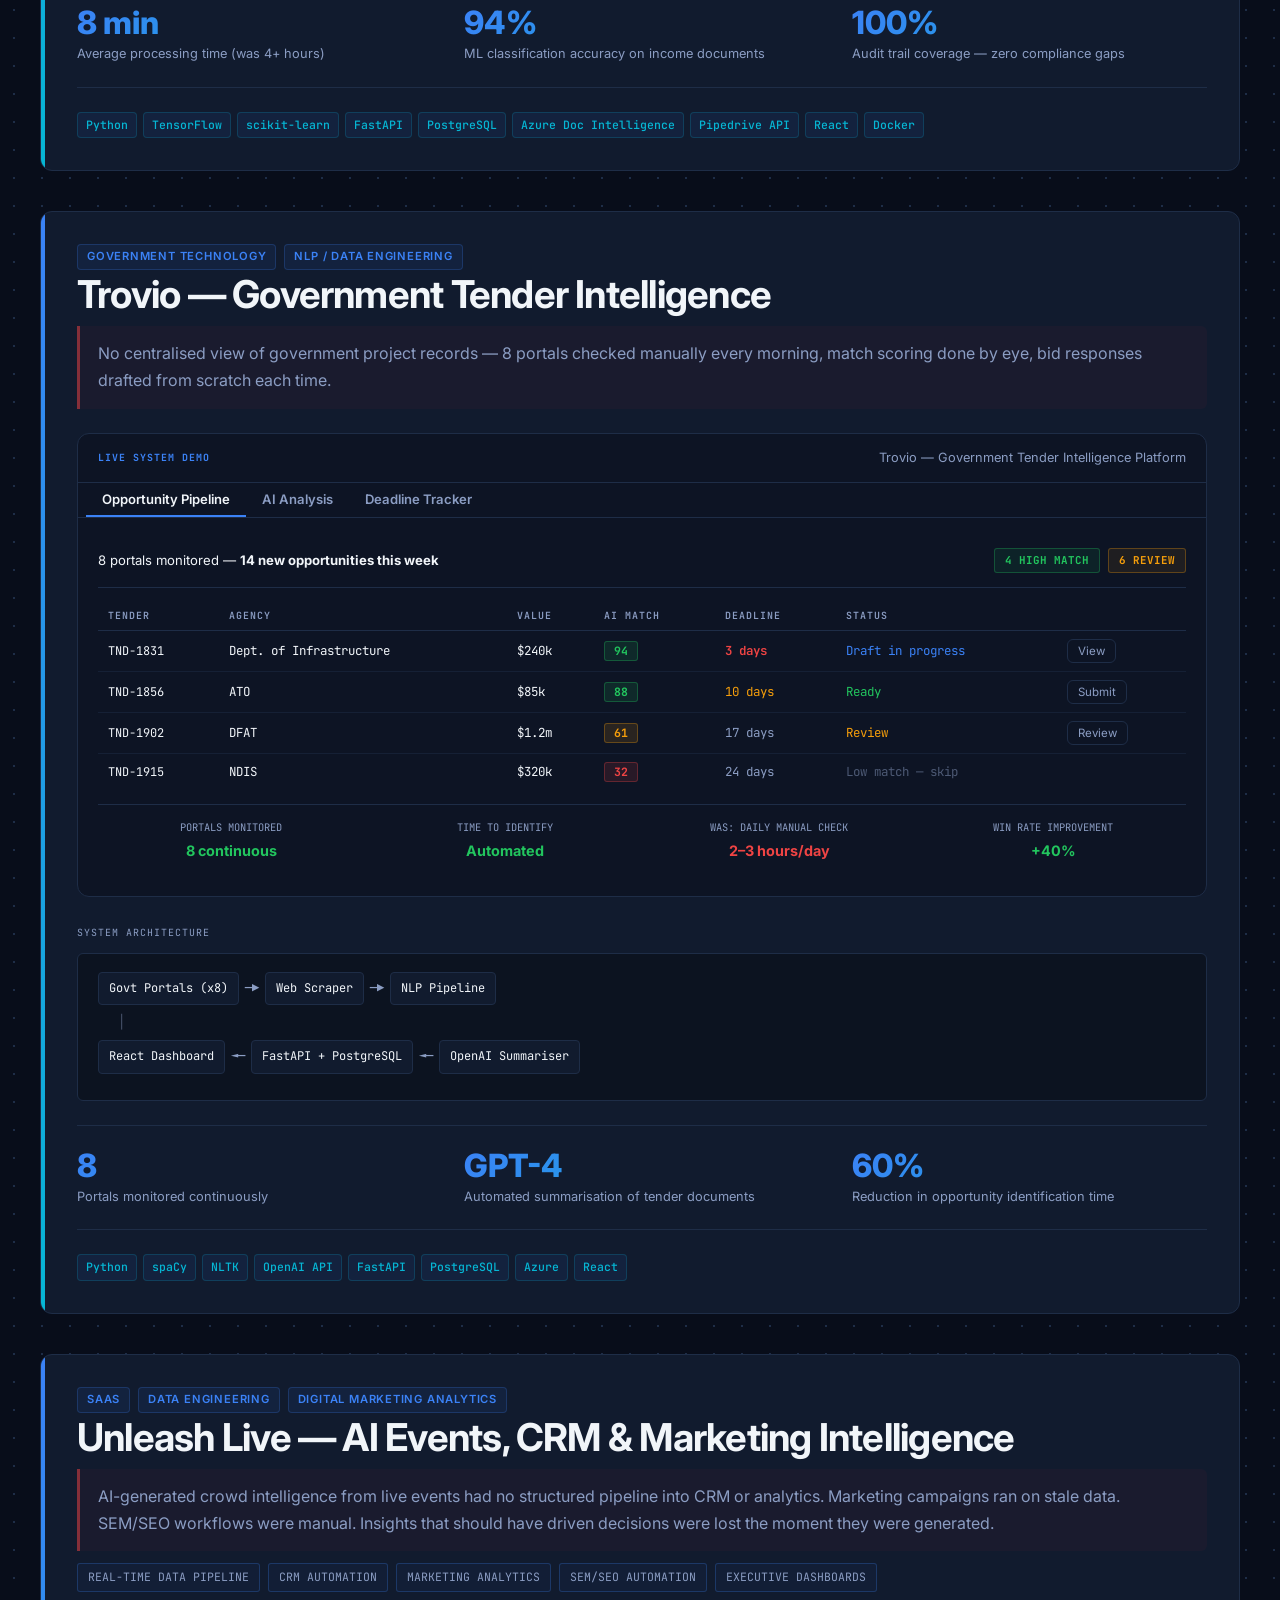
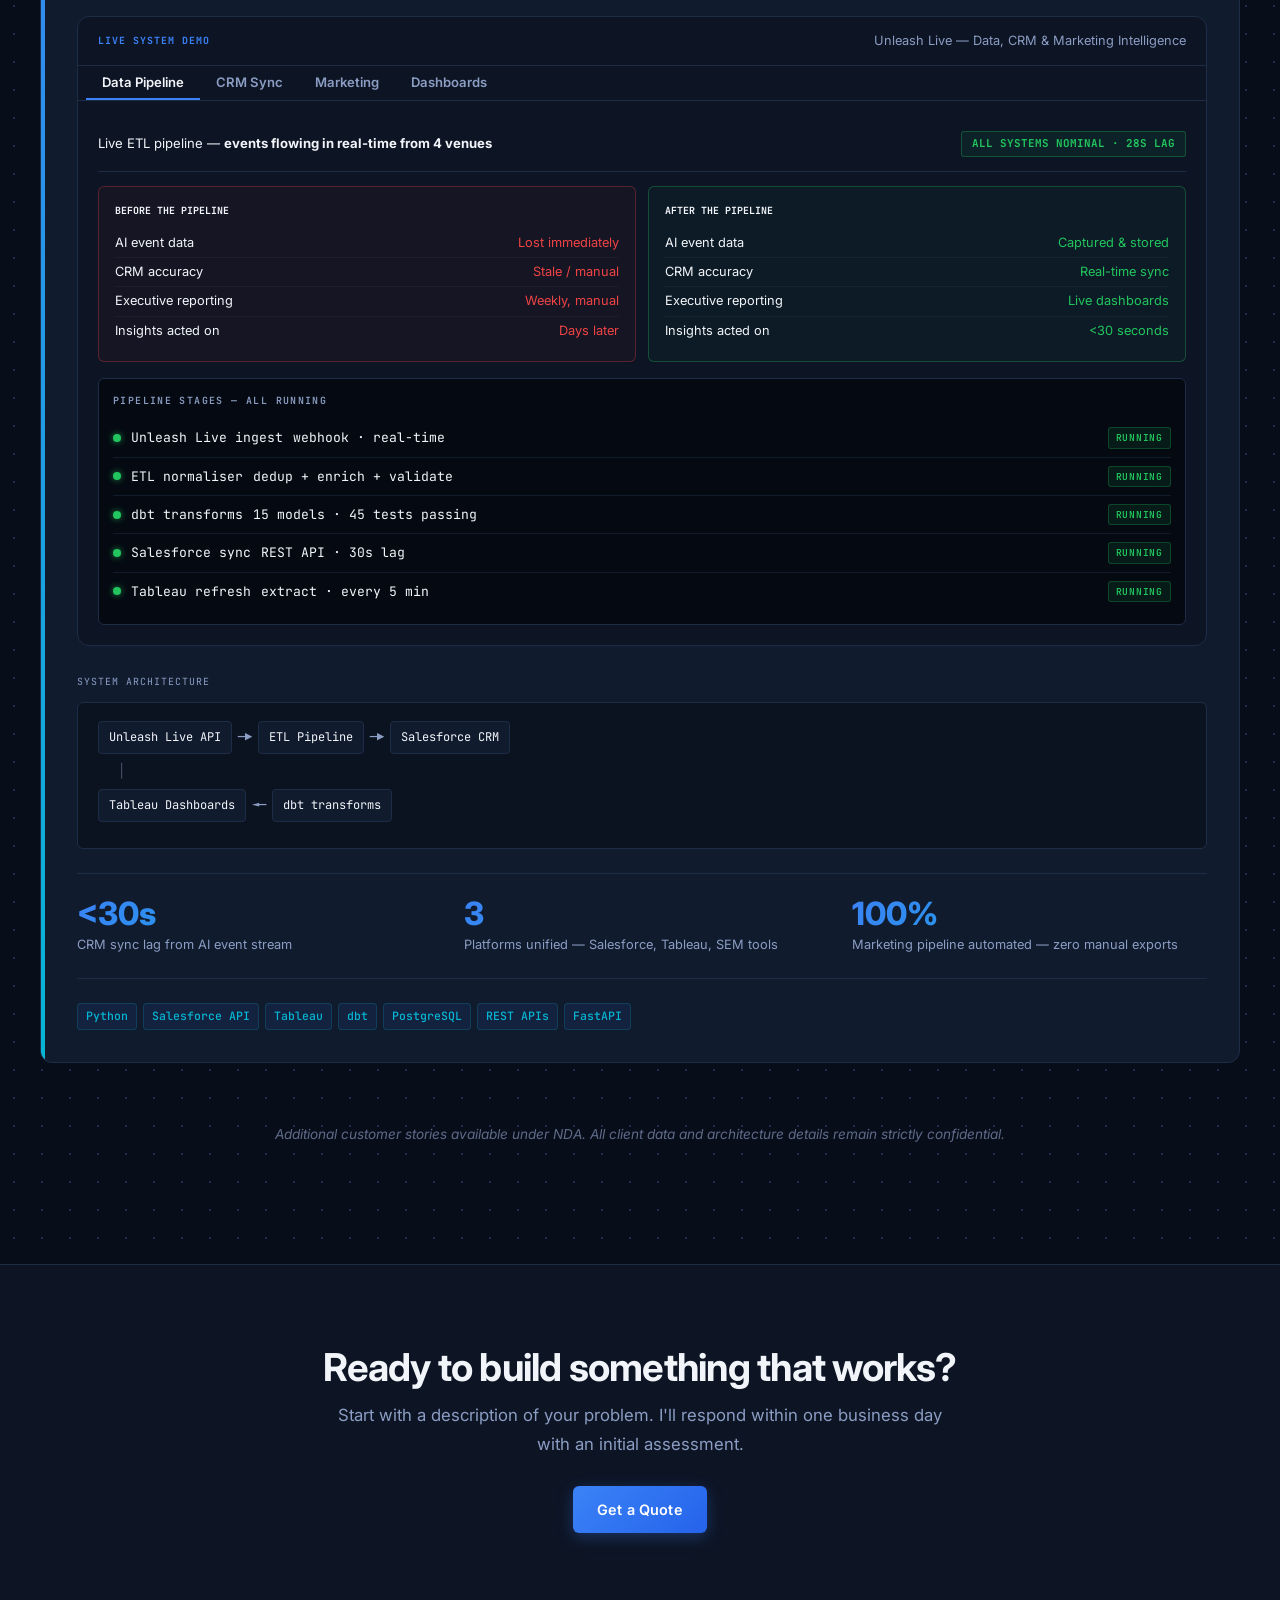
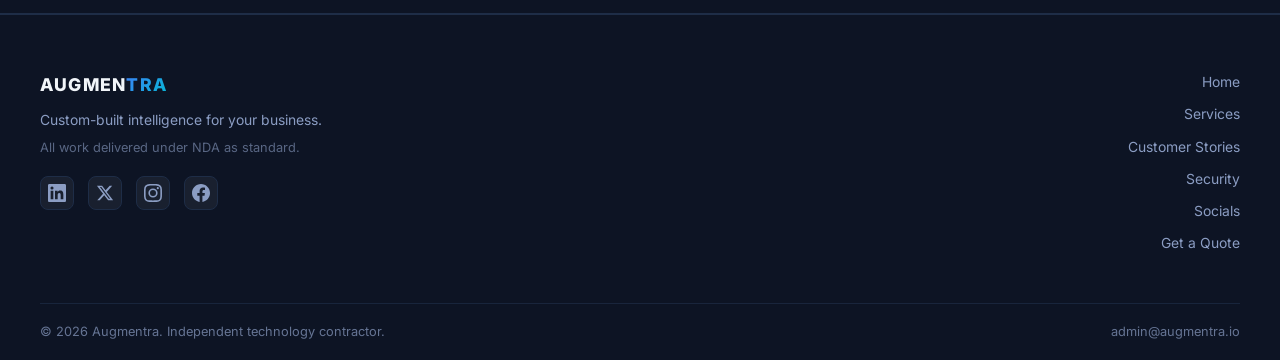
<file: customer-stories.html>
<!DOCTYPE html>
<html lang="en">
<head>
  <meta charset="UTF-8" />
  <meta name="viewport" content="width=device-width, initial-scale=1.0" />
  <title>Customer Stories — Augmentra</title>
  <meta name="description" content="Three detailed customer stories: AI mortgage operations (Balaton Financial), government tender intelligence (Trovio), and SaaS data pipeline (Unleash Live)." />
  <link rel="stylesheet" href="styles.css?v=7" />
  <link rel="icon" href="/favicon.svg?v=7" type="image/svg+xml" />
  <link rel="apple-touch-icon" href="/favicon.svg?v=7" />
</head>
<body class="dot-bg">

<nav class="nav" id="nav">
  <div class="container">
    <div class="nav-inner">
      <a href="/" class="nav-logo">
        <svg class="nav-logo-icon" viewBox="0 0 32 32" xmlns="http://www.w3.org/2000/svg">
          <defs>
            <linearGradient id="nlg" x1="0%" y1="0%" x2="100%" y2="100%">
              <stop offset="0%" stop-color="#3b82f6"/>
              <stop offset="100%" stop-color="#06b6d4"/>
            </linearGradient>
          </defs>
          <rect width="32" height="32" rx="6" fill="#0d1424"/>
          <polygon points="16,3 27,9.5 27,22.5 16,29 5,22.5 5,9.5" fill="none" stroke="url(#nlg)" stroke-width="1.8"/>
          <polyline points="11,23 16,10 21,23" fill="none" stroke="url(#nlg)" stroke-width="2" stroke-linecap="round" stroke-linejoin="round"/>
          <line x1="13" y1="18.5" x2="19" y2="18.5" stroke="url(#nlg)" stroke-width="1.8" stroke-linecap="round"/>
        </svg>
        <span class="nav-wordmark"><span class="nav-wm-aug">AUGMEN</span><span class="nav-wm-tra">TRA</span></span>
      </a>
      <div class="nav-links">
        <a href="/services">Services</a>
        <a href="/customer-stories">Customer Stories</a>
        <a href="/security">Security</a>
      </div>
      <div class="nav-cta">
        <a href="/quote" class="btn btn-primary btn-sm">Get a Quote</a>
      </div>
      <button class="hamburger" id="hamburger" aria-label="Menu" aria-expanded="false">
        <span></span><span></span><span></span>
      </button>
    </div>
    <div class="nav-mobile" id="nav-mobile">
      <a href="/services">Services</a>
      <a href="/customer-stories">Customer Stories</a>
      <a href="/security">Security</a>
      <a href="/quote" class="btn btn-primary btn-sm">Get a Quote</a>
    </div>
  </div>
</nav>

<section class="page-hero">
  <div class="container">
    <span class="eyebrow reveal-fade">Customer Stories</span>
    <h1 class="reveal-up">Systems built.<br><span class="gradient-text">Problems solved.</span></h1>
    <p class="sub reveal-up reveal-delay-1">Three engagements across financial services, government, and SaaS. Purpose-built systems that replaced manual processes with intelligent, reliable infrastructure.</p>
  </div>
</section>

<section class="section">
  <div class="container">

    <!-- STORY 1: Balaton Financial -->
    <div class="cs-visual reveal-up">
      <div class="cs-accent-bar"></div>
      <div class="cs-visual-body">
        <div class="cs-visual-header">
          <div class="cs-pill-group"><span class="teaser-pill">Financial Services</span><span class="teaser-pill">AI / Document Intelligence</span></div>
          <h2>Balaton Financial — AI-Assisted Mortgage Operations</h2>
          <p class="cs-problem-stmt">Mortgage operations running entirely on spreadsheets and email — 4 hours per application, no audit trail, brokers spending half their day chasing documents.</p>
        </div>

        <!-- Interactive prototype: live mortgage pipeline -->
        <div class="cs-prototype">
          <div class="cs-proto-header">
            <span class="cs-proto-label">Live System Demo</span>
            <span class="cs-proto-sub">Balaton Financial &mdash; Mortgage Operations Platform</span>
          </div>
          <div class="cs-proto-tabs">
            <button class="cs-proto-tab active" data-proto-tab="pipeline">Client Pipeline</button>
            <button class="cs-proto-tab" data-proto-tab="docs">Document AI</button>
            <button class="cs-proto-tab" data-proto-tab="time">Before vs. After</button>
          </div>
          <div class="cs-proto-panels">
            <div class="cs-proto-panel active" data-proto-panel="pipeline">
              <div class="proto-toolbar">
                <span class="proto-toolbar-label">Active mortgage pipeline &mdash; <strong style="color:var(--text)">21 files</strong></span>
                <div class="proto-toolbar-actions"><span class="proto-badge green">18 On track</span><span class="proto-badge amber">3 Attention</span></div>
              </div>
              <div class="proto-kanban">
                <div class="proto-kanban-col">
                  <div class="proto-col-header">New Enquiry <span class="proto-col-count">4</span></div>
                  <div class="proto-card"><div class="proto-card-name">Alex M.</div><div class="proto-card-detail">$720k &middot; PAYG &middot; First home</div><div class="proto-card-score high">AI Score 91 &mdash; Strong</div></div>
                  <div class="proto-card"><div class="proto-card-name">Jordan P.</div><div class="proto-card-detail">$1.2m &middot; Self-Employed</div><div class="proto-card-score med">AI Score 62 &mdash; Review</div></div>
                </div>
                <div class="proto-kanban-col">
                  <div class="proto-col-header">Docs Collecting <span class="proto-col-count">8</span></div>
                  <div class="proto-card"><div class="proto-card-name">Sam K.</div><div class="proto-card-detail">$450k &middot; PAYG</div><div class="proto-card-docs">4/5 docs <span class="proto-docs-bar"><span style="width:80%"></span></span></div><div style="font-size:0.65rem;color:var(--muted);margin-top:3px;font-family:var(--font-mono);">Auto-chase sent 09:40</div></div>
                  <div class="proto-card proto-card-alert"><div class="proto-card-name">Maya R.</div><div class="proto-card-detail">$890k &middot; Self-Employed</div><div class="proto-card-docs warn">2/7 docs <span class="proto-docs-bar"><span style="width:28%"></span></span></div><div style="font-size:0.65rem;color:var(--warning);margin-top:3px;font-family:var(--font-mono);">3rd auto-chase sent</div></div>
                </div>
                <div class="proto-kanban-col">
                  <div class="proto-col-header">AI Assessment <span class="proto-col-count">5</span></div>
                  <div class="proto-card"><div class="proto-card-name">Chris L.</div><div class="proto-card-detail">$580k &middot; PAYG</div><div class="proto-card-status ok">AI: APPROVE &mdash; 8 min total</div><div style="font-size:0.65rem;color:var(--muted);margin-top:3px;font-family:var(--font-mono);">was 4hr manual review</div></div>
                  <div class="proto-card"><div class="proto-card-name">Priya S.</div><div class="proto-card-detail">$620k &middot; PAYG</div><div class="proto-card-status ok">Compliance: PASS</div></div>
                </div>
                <div class="proto-kanban-col">
                  <div class="proto-col-header">Submitted <span class="proto-col-count">4</span></div>
                  <div class="proto-card"><div class="proto-card-name">Taylor B.</div><div class="proto-card-detail">$650k &middot; PAYG</div><div class="proto-card-status pending">Awaiting lender</div><div style="font-size:0.65rem;color:var(--muted);margin-top:3px;font-family:var(--font-mono);">CRM auto-updated</div></div>
                </div>
              </div>
            </div>
            <div class="cs-proto-panel" data-proto-panel="docs">
              <div class="proto-toolbar">
                <span class="proto-toolbar-label">Document AI &mdash; Sam K. file &mdash; all docs classified automatically in under 2 seconds</span>
                <span class="proto-badge green">Model accuracy: 94.1%</span>
              </div>
              <div class="proto-doc-list">
                <div class="proto-doc-row"><div class="proto-doc-icon">PDF</div><div class="proto-doc-info"><div class="proto-doc-name">payslip_march_2026.pdf</div><div class="proto-doc-meta">Auto-classified 0.8s &middot; Income $142,000 p.a. extracted</div></div><div class="proto-doc-result"><span class="proto-doc-type">PAYSLIP</span><span class="proto-doc-conf high">0.97</span></div><div class="proto-doc-action ok">Verified</div></div>
                <div class="proto-doc-row"><div class="proto-doc-icon">PDF</div><div class="proto-doc-info"><div class="proto-doc-name">bank_statement_cba_q1.pdf</div><div class="proto-doc-meta">3 months &middot; Avg monthly expenses $3,640 extracted</div></div><div class="proto-doc-result"><span class="proto-doc-type">BANK STMT</span><span class="proto-doc-conf high">0.94</span></div><div class="proto-doc-action ok">Verified</div></div>
                <div class="proto-doc-row"><div class="proto-doc-icon">JPG</div><div class="proto-doc-info"><div class="proto-doc-name">drivers_licence_front.jpg</div><div class="proto-doc-meta">Identity confirmed &middot; Expiry valid &middot; OCR complete</div></div><div class="proto-doc-result"><span class="proto-doc-type">PHOTO ID</span><span class="proto-doc-conf high">0.99</span></div><div class="proto-doc-action ok">Verified</div></div>
                <div class="proto-doc-row proto-doc-pending"><div class="proto-doc-icon muted">PDF</div><div class="proto-doc-info"><div class="proto-doc-name">tax_return_2025.pdf</div><div class="proto-doc-meta">Requested auto &middot; 2nd chase sent 45 min later &middot; no broker action needed</div></div><div class="proto-doc-result"><span class="proto-doc-type muted">AWAITING</span><span class="proto-doc-conf muted">&mdash;</span></div><div class="proto-doc-action warn">Pending</div></div>
              </div>
              <div class="proto-ml-summary">
                <div class="proto-ml-cell"><div class="proto-ml-label">Verified income</div><div class="proto-ml-val green">$142k p.a.</div></div>
                <div class="proto-ml-cell"><div class="proto-ml-label">Expense ratio</div><div class="proto-ml-val green">0.31 &mdash; LOW</div></div>
                <div class="proto-ml-cell"><div class="proto-ml-label">AI recommendation</div><div class="proto-ml-val green">APPROVE</div></div>
                <div class="proto-ml-cell"><div class="proto-ml-label">Total processing time</div><div class="proto-ml-val green">8 minutes</div></div>
              </div>
            </div>
            <div class="cs-proto-panel" data-proto-panel="time">
              <div class="proto-toolbar">
                <span class="proto-toolbar-label">Before vs. After &mdash; measurable impact for the brokerage</span>
                <span class="proto-badge green">31 hours saved this week</span>
              </div>
              <div class="proto-impact-grid">
                <div class="proto-impact-card before">
                  <div class="proto-impact-label">Before</div>
                  <div class="proto-impact-row"><span>Time per application</span><span class="red">4+ hours</span></div>
                  <div class="proto-impact-row"><span>Document chasing</span><span class="red">Manual emails</span></div>
                  <div class="proto-impact-row"><span>Compliance checks</span><span class="red">Manual review</span></div>
                  <div class="proto-impact-row"><span>CRM updates</span><span class="red">Manual entry</span></div>
                  <div class="proto-impact-row"><span>Audit trail</span><span class="red">None</span></div>
                  <div class="proto-impact-row"><span>Files per broker/week</span><span class="red">~6</span></div>
                </div>
                <div class="proto-impact-card after">
                  <div class="proto-impact-label">After</div>
                  <div class="proto-impact-row"><span>Time per application</span><span class="green">8 minutes</span></div>
                  <div class="proto-impact-row"><span>Document chasing</span><span class="green">Fully automated</span></div>
                  <div class="proto-impact-row"><span>Compliance checks</span><span class="green">AI &mdash; instant</span></div>
                  <div class="proto-impact-row"><span>CRM updates</span><span class="green">Real-time sync</span></div>
                  <div class="proto-impact-row"><span>Audit trail</span><span class="green">100% coverage</span></div>
                  <div class="proto-impact-row"><span>Files per broker/week</span><span class="green">~30 (5x)</span></div>
                </div>
              </div>
            </div>
          </div>
        </div>

        <div class="cs-arch">
          <div class="cs-arch-label">System Architecture</div>
          <div class="cs-arch-diagram">
            <div class="cs-arch-row">
              <span class="cs-arch-node cs-arch-node-hoverable" data-tip="Broker-facing React portal for document upload and pipeline visibility">Broker Portal</span>
              <span class="cs-arch-arrow"> &#x2500;&#x25b6; </span>
              <span class="cs-arch-node cs-arch-node-hoverable" data-tip="Microsoft Azure Document Intelligence for OCR and structured data extraction from PDFs">Azure Doc Intelligence</span>
              <span class="cs-arch-arrow"> &#x2500;&#x25b6; </span>
              <span class="cs-arch-node cs-arch-node-hoverable" data-tip="TensorFlow + scikit-learn model trained on 15 income document categories. 94.1% accuracy.">ML Classifier</span>
            </div>
            <div class="cs-arch-row cs-arch-row-indent"><span class="cs-arch-branch">&#x2502;</span></div>
            <div class="cs-arch-row">
              <span class="cs-arch-node cs-arch-node-hoverable" data-tip="Pipedrive CRM updated via REST API whenever deal stage changes or documents are verified">Pipedrive CRM</span>
              <span class="cs-arch-arrow"> &#x25c4;&#x2500; </span>
              <span class="cs-arch-node cs-arch-node-hoverable" data-tip="FastAPI backend: JWT auth, RBAC, workflow orchestration, and webhook dispatch">FastAPI Backend</span>
              <span class="cs-arch-arrow"> &#x25c4;&#x2500; </span>
              <span class="cs-arch-node cs-arch-node-hoverable" data-tip="Rules engine: LVR checks, income thresholds, document completeness, compliance flags">Compliance Engine</span>
            </div>
            <div class="cs-arch-row cs-arch-row-indent"><span class="cs-arch-branch">&#x2502;</span></div>
            <div class="cs-arch-row">
              <span class="cs-arch-node cs-arch-node-wide cs-arch-node-hoverable" data-tip="PostgreSQL with append-only audit_log table. Every write chains SHA-256 hash of previous row.">PostgreSQL + Audit Log</span>
            </div>
          </div>
        </div>

        <div class="cs-metrics">
          <div class="cs-metric"><div class="cs-metric-num">8 min</div><div class="cs-metric-label">Average processing time (was 4+ hours)</div></div>
          <div class="cs-metric"><div class="cs-metric-num">94%</div><div class="cs-metric-label">ML classification accuracy on income documents</div></div>
          <div class="cs-metric"><div class="cs-metric-num">100%</div><div class="cs-metric-label">Audit trail coverage — zero compliance gaps</div></div>
        </div>
        <div class="tags" style="margin-top:20px;">
          <span class="tag">Python</span><span class="tag">TensorFlow</span><span class="tag">scikit-learn</span>
          <span class="tag">FastAPI</span><span class="tag">PostgreSQL</span><span class="tag">Azure Doc Intelligence</span>
          <span class="tag">Pipedrive API</span><span class="tag">React</span><span class="tag">Docker</span>
        </div>
      </div>
    </div>

    <!-- STORY 2: Trovio -->
    <div class="cs-visual reveal-up">
      <div class="cs-accent-bar"></div>
      <div class="cs-visual-body">
        <div class="cs-visual-header">
          <div class="cs-pill-group"><span class="teaser-pill">Government Technology</span><span class="teaser-pill">NLP / Data Engineering</span></div>
          <h2>Trovio — Government Tender Intelligence</h2>
          <p class="cs-problem-stmt">No centralised view of government project records — 8 portals checked manually every morning, match scoring done by eye, bid responses drafted from scratch each time.</p>
        </div>

        <!-- Interactive prototype: tender intelligence -->
        <div class="cs-prototype">
          <div class="cs-proto-header">
            <span class="cs-proto-label">Live System Demo</span>
            <span class="cs-proto-sub">Trovio &mdash; Government Tender Intelligence Platform</span>
          </div>
          <div class="cs-proto-tabs">
            <button class="cs-proto-tab active" data-proto-tab="tenders">Opportunity Pipeline</button>
            <button class="cs-proto-tab" data-proto-tab="nlp">AI Analysis</button>
            <button class="cs-proto-tab" data-proto-tab="deadlines">Deadline Tracker</button>
          </div>
          <div class="cs-proto-panels">
            <div class="cs-proto-panel active" data-proto-panel="tenders">
              <div class="proto-toolbar">
                <span class="proto-toolbar-label">8 portals monitored &mdash; <strong style="color:var(--text)">14 new opportunities this week</strong></span>
                <div class="proto-toolbar-actions"><span class="proto-badge green">4 High match</span><span class="proto-badge amber">6 Review</span></div>
              </div>
              <div style="overflow-x:auto;">
                <table class="mock-table">
                  <thead><tr><th>Tender</th><th>Agency</th><th>Value</th><th>AI Match</th><th>Deadline</th><th>Status</th><th></th></tr></thead>
                  <tbody>
                    <tr><td style="font-family:var(--font-mono);font-size:0.75rem;">TND-1831</td><td>Dept. of Infrastructure</td><td>$240k</td><td><span class="mock-score high">94</span></td><td style="color:var(--danger);font-size:0.78rem;font-weight:600;">3 days</td><td style="color:var(--accent);font-size:0.78rem;">Draft in progress</td><td><button class="proto-action-btn">View</button></td></tr>
                    <tr><td style="font-family:var(--font-mono);font-size:0.75rem;">TND-1856</td><td>ATO</td><td>$85k</td><td><span class="mock-score high">88</span></td><td style="color:var(--warning);font-size:0.78rem;">10 days</td><td style="color:var(--success);font-size:0.78rem;">Ready</td><td><button class="proto-action-btn">Submit</button></td></tr>
                    <tr><td style="font-family:var(--font-mono);font-size:0.75rem;">TND-1902</td><td>DFAT</td><td>$1.2m</td><td><span class="mock-score med">61</span></td><td style="color:var(--muted);font-size:0.78rem;">17 days</td><td style="color:var(--warning);font-size:0.78rem;">Review</td><td><button class="proto-action-btn">Review</button></td></tr>
                    <tr><td style="font-family:var(--font-mono);font-size:0.75rem;">TND-1915</td><td>NDIS</td><td>$320k</td><td><span class="mock-score low">32</span></td><td style="color:var(--muted);font-size:0.78rem;">24 days</td><td style="color:var(--muted);font-size:0.78rem;opacity:0.5;">Low match — skip</td><td></td></tr>
                  </tbody>
                </table>
              </div>
              <div class="proto-ml-summary" style="margin-top:14px;">
                <div class="proto-ml-cell"><div class="proto-ml-label">Portals monitored</div><div class="proto-ml-val green">8 continuous</div></div>
                <div class="proto-ml-cell"><div class="proto-ml-label">Time to identify</div><div class="proto-ml-val green">Automated</div></div>
                <div class="proto-ml-cell"><div class="proto-ml-label">Was: daily manual check</div><div class="proto-ml-val" style="color:var(--danger);">2–3 hours/day</div></div>
                <div class="proto-ml-cell"><div class="proto-ml-label">Win rate improvement</div><div class="proto-ml-val green">+40%</div></div>
              </div>
            </div>
            <div class="cs-proto-panel" data-proto-panel="nlp">
              <div class="proto-toolbar">
                <span class="proto-toolbar-label">AI Analysis &mdash; TND-1831 &mdash; Dept. of Infrastructure</span>
                <span class="proto-badge green">GPT-4 summary ready</span>
              </div>
              <div class="proto-nlp-layout">
                <div class="proto-nlp-col">
                  <div class="proto-nlp-section-label">Extracted requirements</div>
                  <div class="proto-nlp-tags">
                    <span class="proto-nlp-tag entity">Data Engineering</span>
                    <span class="proto-nlp-tag entity">Python</span>
                    <span class="proto-nlp-tag entity">Azure</span>
                    <span class="proto-nlp-tag entity">PostgreSQL</span>
                    <span class="proto-nlp-tag entity">GovERP integration</span>
                    <span class="proto-nlp-tag entity">Privacy Act compliance</span>
                    <span class="proto-nlp-tag entity">12-month contract</span>
                    <span class="proto-nlp-tag entity">Security clearance req.</span>
                  </div>
                  <div class="proto-nlp-section-label" style="margin-top:14px;">Capability match score</div>
                  <div class="proto-nlp-bars">
                    <div class="proto-nlp-bar-row"><span>Data Engineering</span><div class="bar-track"><div class="bar-fill" style="width:95%;"></div></div><span>95%</span></div>
                    <div class="proto-nlp-bar-row"><span>Azure Cloud</span><div class="bar-track"><div class="bar-fill" style="width:90%;"></div></div><span>90%</span></div>
                    <div class="proto-nlp-bar-row"><span>Govt compliance</span><div class="bar-track"><div class="bar-fill" style="width:85%;"></div></div><span>85%</span></div>
                    <div class="proto-nlp-bar-row"><span>Overall match</span><div class="bar-track"><div class="bar-fill" style="width:94%;"></div></div><span style="color:var(--success);font-weight:700;">94%</span></div>
                  </div>
                </div>
                <div class="proto-nlp-col">
                  <div class="proto-nlp-section-label">GPT-4 generated summary</div>
                  <div class="proto-nlp-summary">
                    <p>The Department of Infrastructure requires a contractor to design and implement a data integration pipeline connecting legacy procurement databases to a new Azure analytics platform. Python ETL, PostgreSQL schema design, and Privacy Act 1988 compliance are mandatory.</p>
                    <p style="margin-top:8px;color:var(--success);font-size:0.82rem;font-weight:600;">High match &mdash; recommend pursuing. Deadline 3 days.</p>
                    <p style="margin-top:8px;font-size:0.78rem;color:var(--muted);">Draft bid sections auto-generated from capability library. Estimated 2h to complete response vs. 12h from scratch.</p>
                  </div>
                </div>
              </div>
            </div>
            <div class="cs-proto-panel" data-proto-panel="deadlines">
              <div class="proto-toolbar">
                <span class="proto-toolbar-label">Deadline tracker &mdash; zero missed submissions since go-live</span>
                <span class="proto-badge amber">2 deadlines this week</span>
              </div>
              <div class="proto-timeline">
                <div class="proto-timeline-item urgent">
                  <div class="proto-tl-date">3 days</div>
                  <div class="proto-tl-dot urgent"></div>
                  <div class="proto-tl-content"><div class="proto-tl-title">TND-1831 &middot; Dept. of Infrastructure &middot; $240k</div><div class="proto-tl-detail">Draft in progress &middot; 2 sections remaining &middot; auto-reminder sent to team</div></div>
                </div>
                <div class="proto-timeline-item">
                  <div class="proto-tl-date">10 days</div>
                  <div class="proto-tl-dot ok"></div>
                  <div class="proto-tl-content"><div class="proto-tl-title">TND-1856 &middot; ATO &middot; $85k</div><div class="proto-tl-detail">Ready to submit &middot; internal review complete &middot; one click to lodge</div></div>
                </div>
                <div class="proto-timeline-item">
                  <div class="proto-tl-date">17 days</div>
                  <div class="proto-tl-dot warn"></div>
                  <div class="proto-tl-content"><div class="proto-tl-title">TND-1902 &middot; DFAT &middot; $1.2m</div><div class="proto-tl-detail">Under review &middot; large contract &middot; assign team member prompted</div></div>
                </div>
                <div class="proto-timeline-item muted">
                  <div class="proto-tl-date">Skipped</div>
                  <div class="proto-tl-dot muted"></div>
                  <div class="proto-tl-content"><div class="proto-tl-title">TND-1915 &middot; NDIS &middot; $320k</div><div class="proto-tl-detail">AI match score 32 &mdash; auto-flagged as low priority, no action needed</div></div>
                </div>
              </div>
            </div>
          </div>
        </div>

        <div class="cs-arch">
          <div class="cs-arch-label">System Architecture</div>
          <div class="cs-arch-diagram">
            <div class="cs-arch-row">
              <span class="cs-arch-node cs-arch-node-hoverable" data-tip="Automated scraper monitoring AusTender, NSW eTender, QGov, and 5 other portals on a schedule">Govt Portals (x8)</span>
              <span class="cs-arch-arrow"> &#x2500;&#x25b6; </span>
              <span class="cs-arch-node cs-arch-node-hoverable" data-tip="Python scraper with rotating proxies, rate-limit handling, and deduplication">Web Scraper</span>
              <span class="cs-arch-arrow"> &#x2500;&#x25b6; </span>
              <span class="cs-arch-node cs-arch-node-hoverable" data-tip="spaCy + NLTK: entity extraction, keyword matching, semantic similarity scoring against capability profile">NLP Pipeline</span>
            </div>
            <div class="cs-arch-row cs-arch-row-indent"><span class="cs-arch-branch">&#x2502;</span></div>
            <div class="cs-arch-row">
              <span class="cs-arch-node cs-arch-node-hoverable" data-tip="React dashboard: match rankings, deadline calendar, bid pipeline, draft editor">React Dashboard</span>
              <span class="cs-arch-arrow"> &#x25c4;&#x2500; </span>
              <span class="cs-arch-node cs-arch-node-hoverable" data-tip="FastAPI serving scored opportunities; PostgreSQL storing tender records, match history, bid drafts">FastAPI + PostgreSQL</span>
              <span class="cs-arch-arrow"> &#x25c4;&#x2500; </span>
              <span class="cs-arch-node cs-arch-node-hoverable" data-tip="GPT-4 via Azure OpenAI: generates structured tender summaries and initial draft bid responses">OpenAI Summariser</span>
            </div>
          </div>
        </div>

        <div class="cs-metrics">
          <div class="cs-metric"><div class="cs-metric-num">8</div><div class="cs-metric-label">Portals monitored continuously</div></div>
          <div class="cs-metric"><div class="cs-metric-num">GPT-4</div><div class="cs-metric-label">Automated summarisation of tender documents</div></div>
          <div class="cs-metric"><div class="cs-metric-num">60%</div><div class="cs-metric-label">Reduction in opportunity identification time</div></div>
        </div>
        <div class="tags" style="margin-top:20px;">
          <span class="tag">Python</span><span class="tag">spaCy</span><span class="tag">NLTK</span>
          <span class="tag">OpenAI API</span><span class="tag">FastAPI</span><span class="tag">PostgreSQL</span>
          <span class="tag">Azure</span><span class="tag">React</span>
        </div>
      </div>
    </div>

    <!-- STORY 3: Unleash Live -->
    <div class="cs-visual reveal-up">
      <div class="cs-accent-bar"></div>
      <div class="cs-visual-body">
        <div class="cs-visual-header">
          <div class="cs-pill-group"><span class="teaser-pill">SaaS</span><span class="teaser-pill">Data Engineering</span><span class="teaser-pill">Digital Marketing Analytics</span></div>
          <h2>Unleash Live — AI Events, CRM &amp; Marketing Intelligence</h2>
          <p class="cs-problem-stmt">AI-generated crowd intelligence from live events had no structured pipeline into CRM or analytics. Marketing campaigns ran on stale data. SEM/SEO workflows were manual. Insights that should have driven decisions were lost the moment they were generated.</p>
          <div class="cs-context-tags">
            <span class="cs-context-tag">Real-time data pipeline</span>
            <span class="cs-context-tag">CRM automation</span>
            <span class="cs-context-tag">Marketing analytics</span>
            <span class="cs-context-tag">SEM/SEO automation</span>
            <span class="cs-context-tag">Executive dashboards</span>
          </div>
        </div>

        <!-- Interactive prototype: data pipeline dashboard -->
        <div class="cs-prototype">
          <div class="cs-proto-header">
            <span class="cs-proto-label">Live System Demo</span>
            <span class="cs-proto-sub">Unleash Live &mdash; Data, CRM &amp; Marketing Intelligence</span>
          </div>
          <div class="cs-proto-tabs">
            <button class="cs-proto-tab active" data-proto-tab="pipeline">Data Pipeline</button>
            <button class="cs-proto-tab" data-proto-tab="crm">CRM Sync</button>
            <button class="cs-proto-tab" data-proto-tab="marketing">Marketing</button>
            <button class="cs-proto-tab" data-proto-tab="kpis">Dashboards</button>
          </div>
          <div class="cs-proto-panels">
            <div class="cs-proto-panel active" data-proto-panel="pipeline">
              <div class="proto-toolbar">
                <span class="proto-toolbar-label">Live ETL pipeline &mdash; <strong style="color:var(--text)">events flowing in real-time from 4 venues</strong></span>
                <span class="proto-badge green">All systems nominal &middot; 28s lag</span>
              </div>
              <div class="proto-impact-grid" style="margin-bottom:16px;">
                <div class="proto-impact-card before">
                  <div class="proto-impact-label">Before the pipeline</div>
                  <div class="proto-impact-row"><span>AI event data</span><span class="red">Lost immediately</span></div>
                  <div class="proto-impact-row"><span>CRM accuracy</span><span class="red">Stale / manual</span></div>
                  <div class="proto-impact-row"><span>Executive reporting</span><span class="red">Weekly, manual</span></div>
                  <div class="proto-impact-row"><span>Insights acted on</span><span class="red">Days later</span></div>
                </div>
                <div class="proto-impact-card after">
                  <div class="proto-impact-label">After the pipeline</div>
                  <div class="proto-impact-row"><span>AI event data</span><span class="green">Captured &amp; stored</span></div>
                  <div class="proto-impact-row"><span>CRM accuracy</span><span class="green">Real-time sync</span></div>
                  <div class="proto-impact-row"><span>Executive reporting</span><span class="green">Live dashboards</span></div>
                  <div class="proto-impact-row"><span>Insights acted on</span><span class="green">&lt;30 seconds</span></div>
                </div>
              </div>
              <div style="background:#050a12;border:1px solid var(--border);border-radius:var(--radius-sm);padding:14px;">
                <div class="pm-panel-title" style="margin-bottom:10px;">Pipeline stages &mdash; all running</div>
                <div class="pm-node"><span class="pm-dot-status green"></span>Unleash Live ingest<span class="pm-node-sub">webhook &middot; real-time</span><span class="pm-badge running">Running</span></div>
                <div class="pm-node"><span class="pm-dot-status green"></span>ETL normaliser<span class="pm-node-sub">dedup + enrich + validate</span><span class="pm-badge running">Running</span></div>
                <div class="pm-node"><span class="pm-dot-status green"></span>dbt transforms<span class="pm-node-sub">15 models &middot; 45 tests passing</span><span class="pm-badge running">Running</span></div>
                <div class="pm-node"><span class="pm-dot-status green"></span>Salesforce sync<span class="pm-node-sub">REST API &middot; 30s lag</span><span class="pm-badge running">Running</span></div>
                <div class="pm-node"><span class="pm-dot-status green"></span>Tableau refresh<span class="pm-node-sub">extract &middot; every 5 min</span><span class="pm-badge running">Running</span></div>
              </div>
            </div>
            <div class="cs-proto-panel" data-proto-panel="crm">
              <div class="proto-toolbar">
                <span class="proto-toolbar-label">Salesforce CRM &mdash; AI event summaries synced automatically in real-time</span>
                <span class="proto-badge green">38 records updated last batch</span>
              </div>
              <div style="overflow-x:auto;">
                <table class="mock-table">
                  <thead><tr><th>Account / Venue</th><th>AI Signal</th><th>Crowd Density</th><th>Action Triggered</th><th>Synced</th></tr></thead>
                  <tbody>
                    <tr><td>ANZ Stadium</td><td style="color:var(--warning);font-size:0.78rem;">High density &mdash; NW quadrant</td><td style="color:var(--warning);font-family:var(--font-mono);font-size:0.78rem;font-weight:700;">87%</td><td style="font-size:0.78rem;color:var(--text);">Alert sent to ops team</td><td style="color:var(--success);font-size:0.78rem;font-family:var(--font-mono);">10:15:09</td></tr>
                    <tr><td>ICC Sydney</td><td style="color:var(--success);font-size:0.78rem;">Normal dispersal</td><td style="color:var(--success);font-family:var(--font-mono);font-size:0.78rem;font-weight:700;">42%</td><td style="font-size:0.78rem;color:var(--muted);">No action &mdash; nominal</td><td style="color:var(--success);font-size:0.78rem;font-family:var(--font-mono);">10:14:38</td></tr>
                    <tr><td>Allianz Arena</td><td style="color:var(--accent);font-size:0.78rem;">Gate B bottleneck forming</td><td style="color:var(--accent);font-family:var(--font-mono);font-size:0.78rem;font-weight:700;">64%</td><td style="font-size:0.78rem;color:var(--text);">Task created in Salesforce</td><td style="color:var(--success);font-size:0.78rem;font-family:var(--font-mono);">10:13:52</td></tr>
                    <tr><td>Qudos Bank Arena</td><td style="color:var(--success);font-size:0.78rem;">Post-event dispersal</td><td style="color:var(--success);font-family:var(--font-mono);font-size:0.78rem;font-weight:700;">18%</td><td style="font-size:0.78rem;color:var(--muted);">Event closed &mdash; log archived</td><td style="color:var(--success);font-size:0.78rem;font-family:var(--font-mono);">10:12:11</td></tr>
                  </tbody>
                </table>
              </div>
              <div class="proto-ml-summary" style="margin-top:14px;">
                <div class="proto-ml-cell"><div class="proto-ml-label">CRM sync lag</div><div class="proto-ml-val green">&lt;30 seconds</div></div>
                <div class="proto-ml-cell"><div class="proto-ml-label">Records today</div><div class="proto-ml-val green">1,847 updated</div></div>
                <div class="proto-ml-cell"><div class="proto-ml-label">Sync errors</div><div class="proto-ml-val green">0</div></div>
                <div class="proto-ml-cell"><div class="proto-ml-label">Was: manual updates</div><div class="proto-ml-val" style="color:var(--danger);">Days delayed</div></div>
              </div>
            </div>
            <div class="cs-proto-panel" data-proto-panel="kpis">
              <div class="proto-toolbar">
                <span class="proto-toolbar-label">Executive dashboard &mdash; live data, updated every 5 minutes automatically</span>
                <span class="proto-badge green">Last refresh: 10:15:12</span>
              </div>
              <div class="kpi-grid" style="grid-template-columns:repeat(3,1fr);margin-bottom:16px;">
                <div class="kpi-cell"><div class="kpi-name">Events today</div><div class="kpi-value">28,442</div><div class="kpi-delta green">+12% vs avg</div></div>
                <div class="kpi-cell"><div class="kpi-name">CRM records updated</div><div class="kpi-value">1,847</div><div class="kpi-delta green">Automated</div></div>
                <div class="kpi-cell"><div class="kpi-name">Pipeline lag</div><div class="kpi-value">28s</div><div class="kpi-delta green">SLA &lt;60s</div></div>
                <div class="kpi-cell"><div class="kpi-name">dbt test pass rate</div><div class="kpi-value">100%</div><div class="kpi-delta neutral">45/45 tests</div></div>
                <div class="kpi-cell"><div class="kpi-name">Tableau refreshes</div><div class="kpi-value">96</div><div class="kpi-delta green">Today</div></div>
                <div class="kpi-cell"><div class="kpi-name">Manual work today</div><div class="kpi-value">0 min</div><div class="kpi-delta green">Fully automated</div></div>
              </div>
              <div class="bar-chart">
                <div class="bar-row"><span class="bar-label">ANZ Stadium</span><div class="bar-track"><div class="bar-fill" style="width:87%;"></div></div><span class="bar-value">8,421 events</span></div>
                <div class="bar-row"><span class="bar-label">ICC Sydney</span><div class="bar-track"><div class="bar-fill" style="width:64%;"></div></div><span class="bar-value">6,218 events</span></div>
                <div class="bar-row"><span class="bar-label">Allianz Arena</span><div class="bar-track"><div class="bar-fill" style="width:51%;"></div></div><span class="bar-value">4,941 events</span></div>
                <div class="bar-row"><span class="bar-label">Qudos Bank</span><div class="bar-track"><div class="bar-fill" style="width:38%;"></div></div><span class="bar-value">3,674 events</span></div>
              </div>
            </div>
            <div class="cs-proto-panel" data-proto-panel="marketing">
              <div class="proto-toolbar">
                <span class="proto-toolbar-label">SEM &amp; SEO automation &mdash; <strong style="color:var(--text)">campaigns updated from live event data</strong></span>
                <span class="proto-badge green">All automations running</span>
              </div>
              <div class="ul-marketing-grid">
                <div class="ul-mkt-col">
                  <div class="hd-section-label" style="margin-bottom:10px;">Campaign performance &mdash; this week</div>
                  <div class="ul-campaign-list">
                    <div class="ul-campaign-row">
                      <div class="ul-camp-info">
                        <div class="ul-camp-name">Google Search &mdash; Venue AI</div>
                        <div class="ul-camp-detail">Auto-updated from event data &middot; 3x/day</div>
                      </div>
                      <div class="ul-camp-metrics">
                        <span class="ul-camp-stat green">+34% CTR</span>
                        <span class="ul-camp-stat green">-18% CPC</span>
                      </div>
                    </div>
                    <div class="ul-campaign-row">
                      <div class="ul-camp-info">
                        <div class="ul-camp-name">LinkedIn &mdash; Enterprise</div>
                        <div class="ul-camp-detail">Audience synced from Salesforce pipeline</div>
                      </div>
                      <div class="ul-camp-metrics">
                        <span class="ul-camp-stat green">+21% conv.</span>
                        <span class="ul-camp-stat neutral">Stable CPL</span>
                      </div>
                    </div>
                    <div class="ul-campaign-row">
                      <div class="ul-camp-info">
                        <div class="ul-camp-name">SEO content pipeline</div>
                        <div class="ul-camp-detail">Event insights auto-published to blog API</div>
                      </div>
                      <div class="ul-camp-metrics">
                        <span class="ul-camp-stat green">+12 articles</span>
                        <span class="ul-camp-stat green">Auto</span>
                      </div>
                    </div>
                    <div class="ul-campaign-row">
                      <div class="ul-camp-info">
                        <div class="ul-camp-name">Retargeting &mdash; past attendees</div>
                        <div class="ul-camp-detail">Audience from event attendance data</div>
                      </div>
                      <div class="ul-camp-metrics">
                        <span class="ul-camp-stat green">+48% ROAS</span>
                        <span class="ul-camp-stat green">Live sync</span>
                      </div>
                    </div>
                  </div>
                </div>
                <div class="ul-mkt-col">
                  <div class="hd-section-label" style="margin-bottom:10px;">Before vs. after automation</div>
                  <div class="proto-impact-grid" style="grid-template-columns:1fr;">
                    <div class="proto-impact-card before">
                      <div class="proto-impact-label">Before</div>
                      <div class="proto-impact-row"><span>Campaign updates</span><span class="red">Manual, weekly</span></div>
                      <div class="proto-impact-row"><span>Audience segments</span><span class="red">Static CSV uploads</span></div>
                      <div class="proto-impact-row"><span>Reporting</span><span class="red">4hrs/week manual</span></div>
                      <div class="proto-impact-row"><span>Event data utilised</span><span class="red">0%</span></div>
                    </div>
                    <div class="proto-impact-card after">
                      <div class="proto-impact-label">After</div>
                      <div class="proto-impact-row"><span>Campaign updates</span><span class="green">Auto, 3x/day</span></div>
                      <div class="proto-impact-row"><span>Audience segments</span><span class="green">Live CRM sync</span></div>
                      <div class="proto-impact-row"><span>Reporting</span><span class="green">Real-time dashboard</span></div>
                      <div class="proto-impact-row"><span>Event data utilised</span><span class="green">100%</span></div>
                    </div>
                  </div>
                </div>
              </div>
            </div>

          </div>
        </div>

        <div class="cs-arch">
          <div class="cs-arch-label">System Architecture</div>
          <div class="cs-arch-diagram">
            <div class="cs-arch-row">
              <span class="cs-arch-node cs-arch-node-hoverable" data-tip="AI event stream from Unleash Live — crowd density, flow patterns, queue intelligence">Unleash Live API</span>
              <span class="cs-arch-arrow"> &#x2500;&#x25b6; </span>
              <span class="cs-arch-node cs-arch-node-hoverable" data-tip="Python ETL: normalises heterogeneous event formats, deduplicates, enriches with venue metadata">ETL Pipeline</span>
              <span class="cs-arch-arrow"> &#x2500;&#x25b6; </span>
              <span class="cs-arch-node cs-arch-node-hoverable" data-tip="Salesforce updated in real-time via REST API. Event summaries mapped to Account/Contact records.">Salesforce CRM</span>
            </div>
            <div class="cs-arch-row cs-arch-row-indent"><span class="cs-arch-branch">&#x2502;</span></div>
            <div class="cs-arch-row">
              <span class="cs-arch-node cs-arch-node-hoverable" data-tip="Tableau dashboards connected to dbt-modelled PostgreSQL tables. Used by executives for real-time event analytics.">Tableau Dashboards</span>
              <span class="cs-arch-arrow"> &#x25c4;&#x2500; </span>
              <span class="cs-arch-node cs-arch-node-hoverable" data-tip="dbt models transforming raw events into business-ready metrics: venue KPIs, trend analysis, period comparisons">dbt transforms</span>
            </div>
          </div>
        </div>

        <div class="cs-metrics">
          <div class="cs-metric"><div class="cs-metric-num">&lt;30s</div><div class="cs-metric-label">CRM sync lag from AI event stream</div></div>
          <div class="cs-metric"><div class="cs-metric-num">3</div><div class="cs-metric-label">Platforms unified — Salesforce, Tableau, SEM tools</div></div>
          <div class="cs-metric"><div class="cs-metric-num">100%</div><div class="cs-metric-label">Marketing pipeline automated — zero manual exports</div></div>
        </div>
        <div class="tags" style="margin-top:20px;">
          <span class="tag">Python</span><span class="tag">Salesforce API</span><span class="tag">Tableau</span>
          <span class="tag">dbt</span><span class="tag">PostgreSQL</span><span class="tag">REST APIs</span><span class="tag">FastAPI</span>
        </div>
      </div>
    </div>

    <p class="nda-note">Additional customer stories available under NDA. All client data and architecture details remain strictly confidential.</p>

  </div>
</section>

<section class="cta-bar">
  <div class="container">
    <h2>Ready to build something that works?</h2>
    <p class="sub">Start with a description of your problem. I'll respond within one business day with an initial assessment.</p>
    <a href="/quote" class="btn btn-primary">Get a Quote</a>
  </div>
</section>

<footer class="footer">
  <div class="container">
    <div class="footer-body">
      <div>
        <div style="font-size:1.1rem;font-weight:800;letter-spacing:0.07em;color:#f1f5f9;margin-bottom:10px;white-space:nowrap;display:block;">AUGMEN<span style="background:linear-gradient(135deg,#3b82f6,#06b6d4);-webkit-background-clip:text;-webkit-text-fill-color:transparent;background-clip:text;">TRA</span></div>
        <div class="footer-tagline">Custom-built intelligence for your business.</div>
        <div class="footer-note">All work delivered under NDA as standard.</div>
        <div class="footer-social-row">
          <a href="https://www.linkedin.com/company/augmentra-io/" target="_blank" rel="noopener noreferrer" class="footer-social-link" aria-label="LinkedIn">
            <svg viewBox="0 0 24 24" fill="currentColor" width="18" height="18"><path d="M20.447 20.452h-3.554v-5.569c0-1.328-.027-3.037-1.852-3.037-1.853 0-2.136 1.445-2.136 2.939v5.667H9.351V9h3.414v1.561h.046c.477-.9 1.637-1.85 3.37-1.85 3.601 0 4.267 2.37 4.267 5.455v6.286zM5.337 7.433a2.062 2.062 0 01-2.063-2.065 2.064 2.064 0 112.063 2.065zm1.782 13.019H3.555V9h3.564v11.452zM22.225 0H1.771C.792 0 0 .774 0 1.729v20.542C0 23.227.792 24 1.771 24h20.451C23.2 24 24 23.227 24 22.271V1.729C24 .774 23.2 0 22.222 0h.003z"/></svg>
          </a>
          <a href="https://x.com/augmentra" target="_blank" rel="noopener noreferrer" class="footer-social-link" aria-label="Twitter / X">
            <svg viewBox="0 0 24 24" fill="currentColor" width="18" height="18"><path d="M18.244 2.25h3.308l-7.227 8.26 8.502 11.24H16.17l-5.214-6.817L4.99 21.75H1.68l7.73-8.835L1.254 2.25H8.08l4.713 6.231zm-1.161 17.52h1.833L7.084 4.126H5.117z"/></svg>
          </a>
          <a href="https://instagram.com/augmentra" target="_blank" rel="noopener noreferrer" class="footer-social-link" aria-label="Instagram">
            <svg viewBox="0 0 24 24" fill="currentColor" width="18" height="18"><path d="M12 2.163c3.204 0 3.584.012 4.85.07 3.252.148 4.771 1.691 4.919 4.919.058 1.265.069 1.645.069 4.849 0 3.205-.012 3.584-.069 4.849-.149 3.225-1.664 4.771-4.919 4.919-1.266.058-1.644.07-4.85.07-3.204 0-3.584-.012-4.849-.07-3.26-.149-4.771-1.699-4.919-4.92-.058-1.265-.07-1.644-.07-4.849 0-3.204.013-3.583.07-4.849.149-3.227 1.664-4.771 4.919-4.919 1.266-.057 1.645-.069 4.849-.069zM12 0C8.741 0 8.333.014 7.053.072 2.695.272.273 2.69.073 7.052.014 8.333 0 8.741 0 12c0 3.259.014 3.668.072 4.948.2 4.358 2.618 6.78 6.98 6.98C8.333 23.986 8.741 24 12 24c3.259 0 3.668-.014 4.948-.072 4.354-.2 6.782-2.618 6.979-6.98.059-1.28.073-1.689.073-4.948 0-3.259-.014-3.667-.072-4.947-.196-4.354-2.617-6.78-6.979-6.98C15.668.014 15.259 0 12 0zm0 5.838a6.162 6.162 0 100 12.324 6.162 6.162 0 000-12.324zM12 16a4 4 0 110-8 4 4 0 010 8zm6.406-11.845a1.44 1.44 0 100 2.881 1.44 1.44 0 000-2.881z"/></svg>
          </a>
          <a href="https://facebook.com/augmentra" target="_blank" rel="noopener noreferrer" class="footer-social-link" aria-label="Facebook">
            <svg viewBox="0 0 24 24" fill="currentColor" width="18" height="18"><path d="M24 12.073c0-6.627-5.373-12-12-12s-12 5.373-12 12c0 5.99 4.388 10.954 10.125 11.854v-8.385H7.078v-3.47h3.047V9.43c0-3.007 1.792-4.669 4.533-4.669 1.312 0 2.686.235 2.686.235v2.953H15.83c-1.491 0-1.956.925-1.956 1.874v2.25h3.328l-.532 3.47h-2.796v8.385C19.612 23.027 24 18.062 24 12.073z"/></svg>
          </a>
        </div>
      </div>
      <nav class="footer-nav">
        <a href="/">Home</a>
        <a href="/services">Services</a>
        <a href="/customer-stories">Customer Stories</a>
        <a href="/security">Security</a>
        <a href="/socials">Socials</a>
        <a href="/quote">Get a Quote</a>
      </nav>
    </div>
    <div class="footer-bottom">
      <span>&copy; 2026 Augmentra. Independent technology contractor.</span>
      <a href="mailto:admin@augmentra.io">admin@augmentra.io</a>
    </div>
  </div>
</footer>
<script src="main.js?v=7"></script>
</body>
</html>
</file>
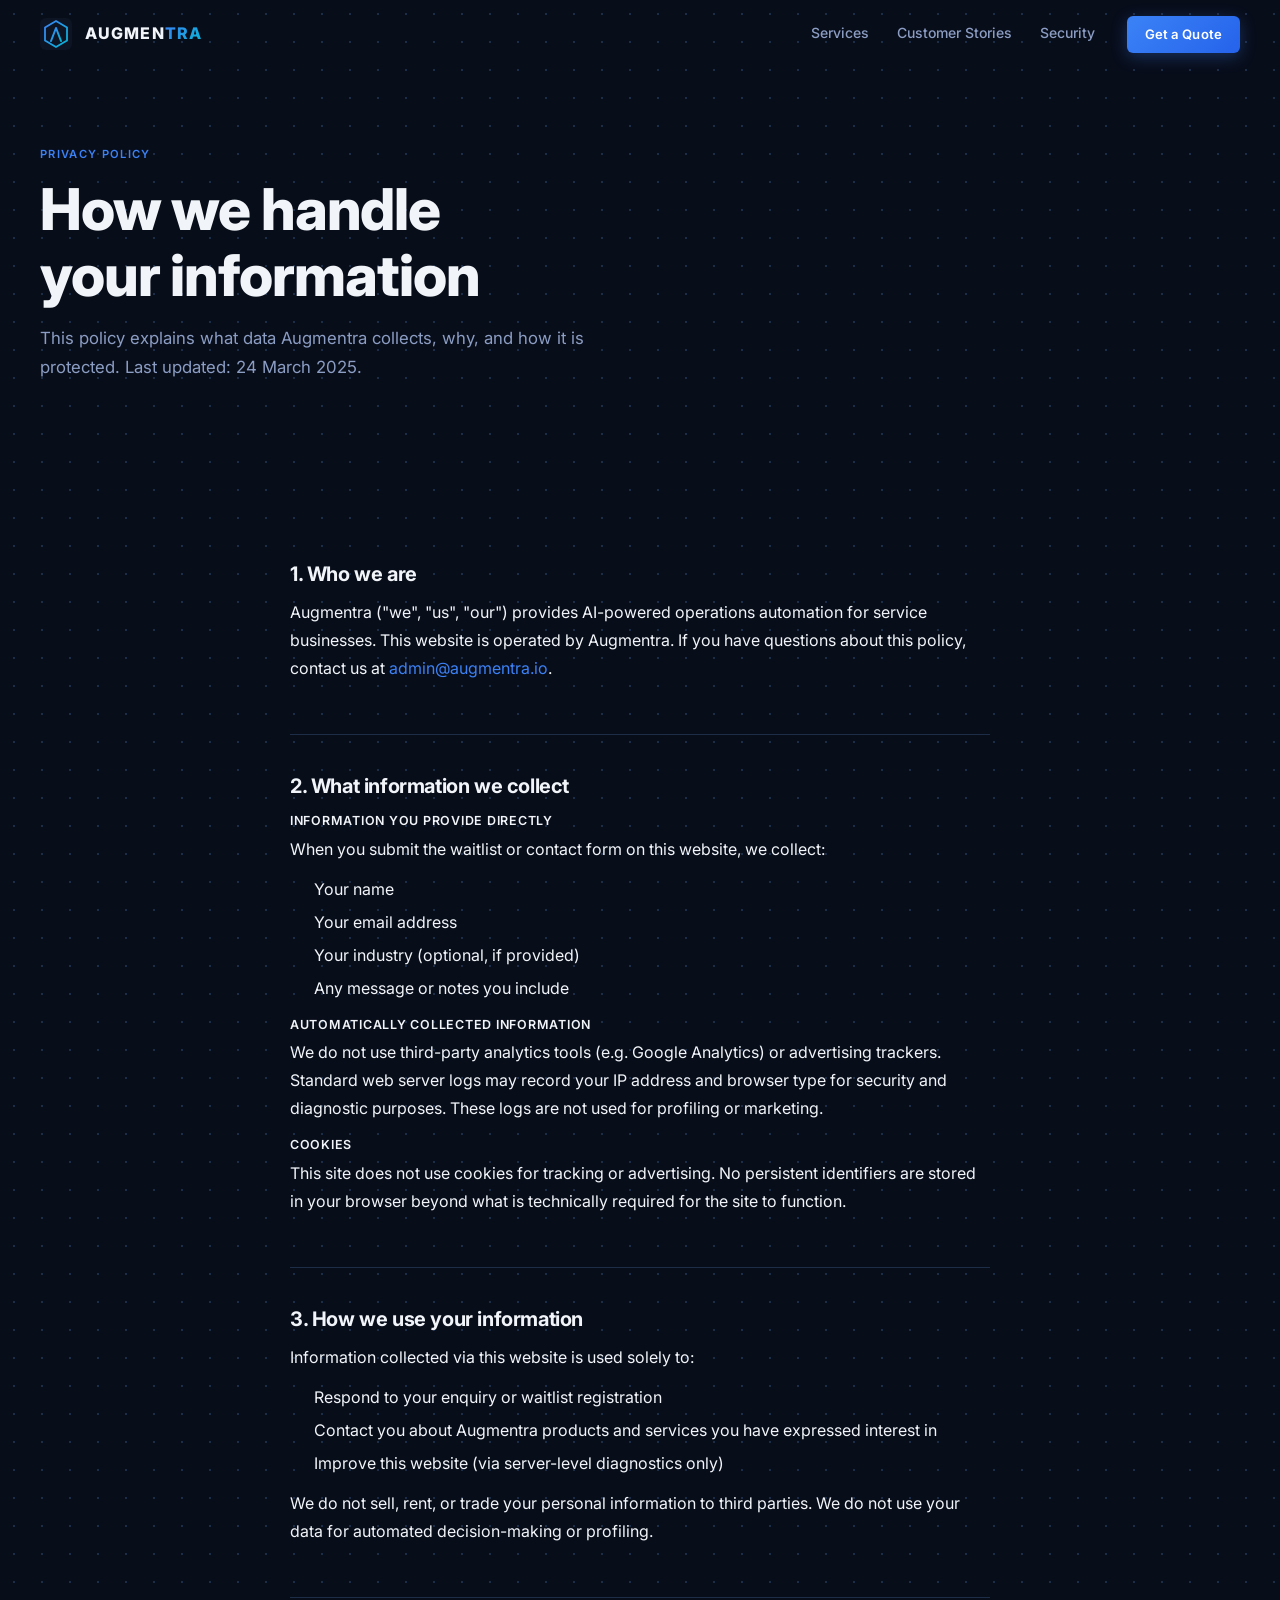
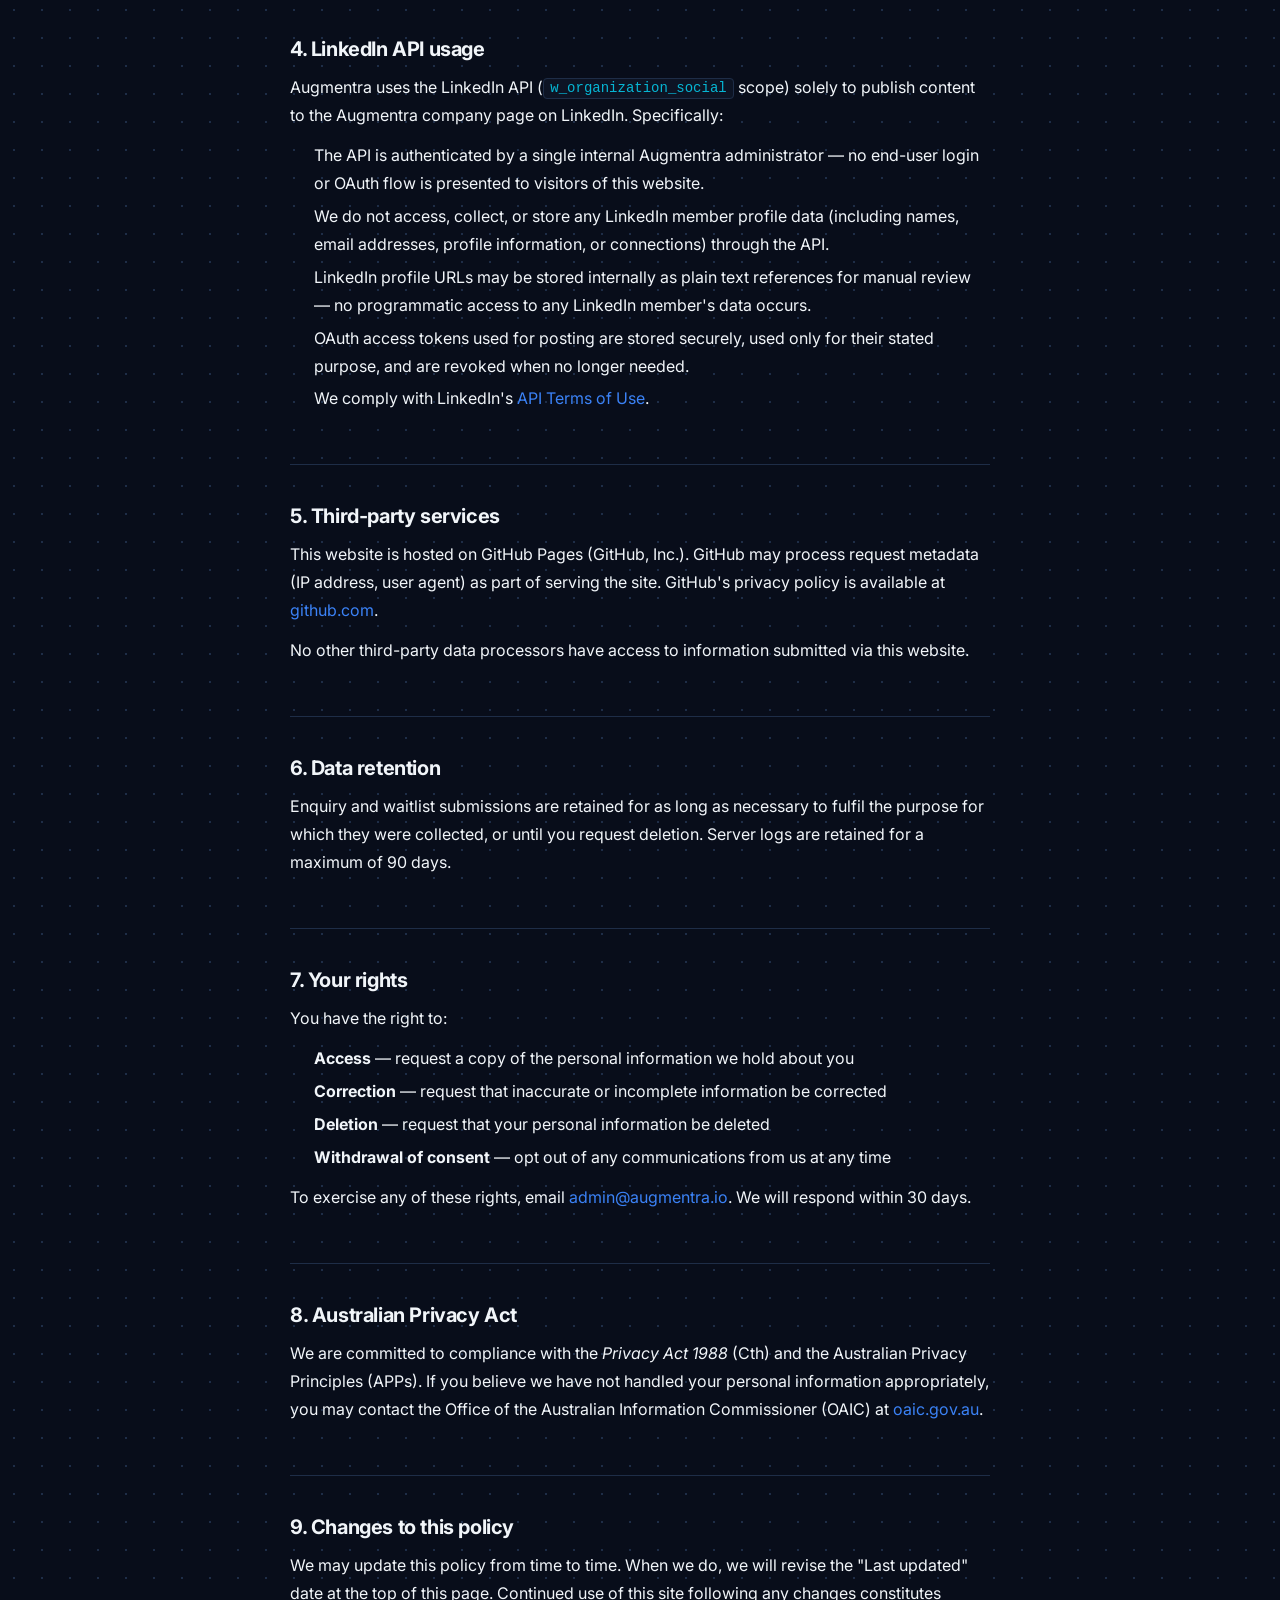
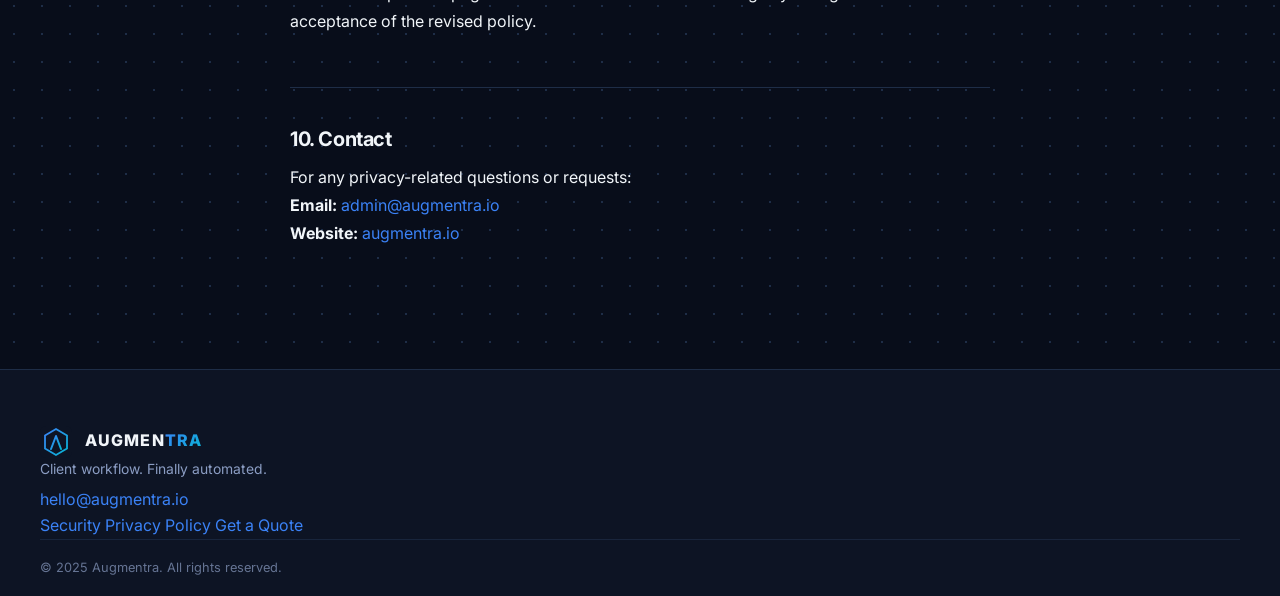
<file: privacy.html>
<!DOCTYPE html>
<html lang="en">
<head>
  <meta charset="UTF-8" />
  <meta name="viewport" content="width=device-width, initial-scale=1.0" />
  <title>Privacy Policy — Augmentra</title>
  <meta name="description" content="Augmentra Privacy Policy — how we collect, use, and protect your information." />
  <link rel="stylesheet" href="styles.css?v=7" />
  <link rel="icon" href="/favicon.svg?v=7" type="image/svg+xml" />
  <link rel="apple-touch-icon" href="/favicon.svg?v=7" />
</head>
<body class="dot-bg">

<nav class="nav" id="nav">
  <div class="container">
    <div class="nav-inner">
      <a href="/" class="nav-logo">
        <svg class="nav-logo-icon" viewBox="0 0 32 32" xmlns="http://www.w3.org/2000/svg">
          <defs>
            <linearGradient id="nlg" x1="0%" y1="0%" x2="100%" y2="100%">
              <stop offset="0%" stop-color="#3b82f6"/>
              <stop offset="100%" stop-color="#06b6d4"/>
            </linearGradient>
          </defs>
          <rect width="32" height="32" rx="6" fill="#0d1424"/>
          <polygon points="16,3 27,9.5 27,22.5 16,29 5,22.5 5,9.5" fill="none" stroke="url(#nlg)" stroke-width="1.8"/>
          <polyline points="11,23 16,10 21,23" fill="none" stroke="url(#nlg)" stroke-width="2" stroke-linecap="round" stroke-linejoin="round"/>
          <line x1="13" y1="18.5" x2="19" y2="18.5" stroke="url(#nlg)" stroke-width="1.8" stroke-linecap="round"/>
        </svg>
        <span class="nav-wordmark"><span class="nav-wm-aug">AUGMEN</span><span class="nav-wm-tra">TRA</span></span>
      </a>
      <div class="nav-links">
        <a href="/services">Services</a>
        <a href="/customer-stories">Customer Stories</a>
        <a href="/security">Security</a>
      </div>
      <div class="nav-cta">
        <a href="/quote" class="btn btn-primary btn-sm">Get a Quote</a>
      </div>
      <button class="hamburger" id="hamburger" aria-label="Menu" aria-expanded="false">
        <span></span><span></span><span></span>
      </button>
    </div>
    <div class="nav-mobile" id="nav-mobile">
      <a href="/services">Services</a>
      <a href="/customer-stories">Customer Stories</a>
      <a href="/security">Security</a>
      <a href="/quote" class="btn btn-primary btn-sm">Get a Quote</a>
    </div>
  </div>
</nav>

<!-- PAGE HERO -->
<section class="page-hero">
  <div class="container">
    <span class="eyebrow">Privacy Policy</span>
    <h1>How we handle<br>your information</h1>
    <p class="sub">This policy explains what data Augmentra collects, why, and how it is protected. Last updated: 24 March 2025.</p>
  </div>
</section>

<!-- PRIVACY CONTENT -->
<section class="section">
  <div class="container" style="max-width: 780px;">

    <div class="privacy-block">
      <h2>1. Who we are</h2>
      <p>Augmentra ("we", "us", "our") provides AI-powered operations automation for service businesses. This website is operated by Augmentra. If you have questions about this policy, contact us at <a href="mailto:admin@augmentra.io" class="text-link">admin@augmentra.io</a>.</p>
    </div>

    <div class="privacy-block">
      <h2>2. What information we collect</h2>

      <h3>Information you provide directly</h3>
      <p>When you submit the waitlist or contact form on this website, we collect:</p>
      <ul>
        <li>Your name</li>
        <li>Your email address</li>
        <li>Your industry (optional, if provided)</li>
        <li>Any message or notes you include</li>
      </ul>

      <h3>Automatically collected information</h3>
      <p>We do not use third-party analytics tools (e.g. Google Analytics) or advertising trackers. Standard web server logs may record your IP address and browser type for security and diagnostic purposes. These logs are not used for profiling or marketing.</p>

      <h3>Cookies</h3>
      <p>This site does not use cookies for tracking or advertising. No persistent identifiers are stored in your browser beyond what is technically required for the site to function.</p>
    </div>

    <div class="privacy-block">
      <h2>3. How we use your information</h2>
      <p>Information collected via this website is used solely to:</p>
      <ul>
        <li>Respond to your enquiry or waitlist registration</li>
        <li>Contact you about Augmentra products and services you have expressed interest in</li>
        <li>Improve this website (via server-level diagnostics only)</li>
      </ul>
      <p>We do not sell, rent, or trade your personal information to third parties. We do not use your data for automated decision-making or profiling.</p>
    </div>

    <div class="privacy-block">
      <h2>4. LinkedIn API usage</h2>
      <p>Augmentra uses the LinkedIn API (<code>w_organization_social</code> scope) solely to publish content to the Augmentra company page on LinkedIn. Specifically:</p>
      <ul>
        <li>The API is authenticated by a single internal Augmentra administrator — no end-user login or OAuth flow is presented to visitors of this website.</li>
        <li>We do not access, collect, or store any LinkedIn member profile data (including names, email addresses, profile information, or connections) through the API.</li>
        <li>LinkedIn profile URLs may be stored internally as plain text references for manual review — no programmatic access to any LinkedIn member's data occurs.</li>
        <li>OAuth access tokens used for posting are stored securely, used only for their stated purpose, and are revoked when no longer needed.</li>
        <li>We comply with LinkedIn's <a href="https://legal.linkedin.com/api-terms-of-use" class="text-link" target="_blank" rel="noopener">API Terms of Use</a>.</li>
      </ul>
    </div>

    <div class="privacy-block">
      <h2>5. Third-party services</h2>
      <p>This website is hosted on GitHub Pages (GitHub, Inc.). GitHub may process request metadata (IP address, user agent) as part of serving the site. GitHub's privacy policy is available at <a href="https://docs.github.com/en/site-policy/privacy-policies/github-general-privacy-statement" class="text-link" target="_blank" rel="noopener">github.com</a>.</p>
      <p>No other third-party data processors have access to information submitted via this website.</p>
    </div>

    <div class="privacy-block">
      <h2>6. Data retention</h2>
      <p>Enquiry and waitlist submissions are retained for as long as necessary to fulfil the purpose for which they were collected, or until you request deletion. Server logs are retained for a maximum of 90 days.</p>
    </div>

    <div class="privacy-block">
      <h2>7. Your rights</h2>
      <p>You have the right to:</p>
      <ul>
        <li><strong>Access</strong> — request a copy of the personal information we hold about you</li>
        <li><strong>Correction</strong> — request that inaccurate or incomplete information be corrected</li>
        <li><strong>Deletion</strong> — request that your personal information be deleted</li>
        <li><strong>Withdrawal of consent</strong> — opt out of any communications from us at any time</li>
      </ul>
      <p>To exercise any of these rights, email <a href="mailto:admin@augmentra.io" class="text-link">admin@augmentra.io</a>. We will respond within 30 days.</p>
    </div>

    <div class="privacy-block">
      <h2>8. Australian Privacy Act</h2>
      <p>We are committed to compliance with the <em>Privacy Act 1988</em> (Cth) and the Australian Privacy Principles (APPs). If you believe we have not handled your personal information appropriately, you may contact the Office of the Australian Information Commissioner (OAIC) at <a href="https://www.oaic.gov.au" class="text-link" target="_blank" rel="noopener">oaic.gov.au</a>.</p>
    </div>

    <div class="privacy-block">
      <h2>9. Changes to this policy</h2>
      <p>We may update this policy from time to time. When we do, we will revise the "Last updated" date at the top of this page. Continued use of this site following any changes constitutes acceptance of the revised policy.</p>
    </div>

    <div class="privacy-block">
      <h2>10. Contact</h2>
      <p>For any privacy-related questions or requests:<br>
      <strong>Email:</strong> <a href="mailto:admin@augmentra.io" class="text-link">admin@augmentra.io</a><br>
      <strong>Website:</strong> <a href="https://augmentra.io" class="text-link">augmentra.io</a></p>
    </div>

  </div>
</section>

<!-- FOOTER -->
<footer class="footer">
  <div class="container">
    <div class="footer-inner">
      <div class="footer-brand">
        <a href="/" class="nav-logo" style="margin-bottom:0.75rem;">
          <svg class="nav-logo-icon" viewBox="0 0 32 32" xmlns="http://www.w3.org/2000/svg">
            <defs>
              <linearGradient id="flg" x1="0%" y1="0%" x2="100%" y2="100%">
                <stop offset="0%" stop-color="#3b82f6"/>
                <stop offset="100%" stop-color="#06b6d4"/>
              </linearGradient>
            </defs>
            <rect width="32" height="32" rx="6" fill="#0d1424"/>
            <polygon points="16,3 27,9.5 27,22.5 16,29 5,22.5 5,9.5" fill="none" stroke="url(#flg)" stroke-width="1.8"/>
            <polyline points="11,23 16,10 21,23" fill="none" stroke="url(#flg)" stroke-width="2" stroke-linecap="round" stroke-linejoin="round"/>
            <line x1="13" y1="18.5" x2="19" y2="18.5" stroke="url(#flg)" stroke-width="1.8" stroke-linecap="round"/>
          </svg>
          <span class="nav-wordmark"><span class="nav-wm-aug">AUGMEN</span><span class="nav-wm-tra">TRA</span></span>
        </a>
        <p class="footer-tagline">Client workflow. Finally automated.</p>
        <a href="mailto:hello@augmentra.io" class="footer-email">hello@augmentra.io</a>
      </div>
      <div class="footer-links">
        <a href="/security">Security</a>
        <a href="/privacy">Privacy Policy</a>
        <a href="/quote">Get a Quote</a>
      </div>
    </div>
    <div class="footer-bottom">
      <span>&copy; 2025 Augmentra. All rights reserved.</span>
    </div>
  </div>
</footer>

<script src="main.js?v=7"></script>
</body>
</html>
</file>
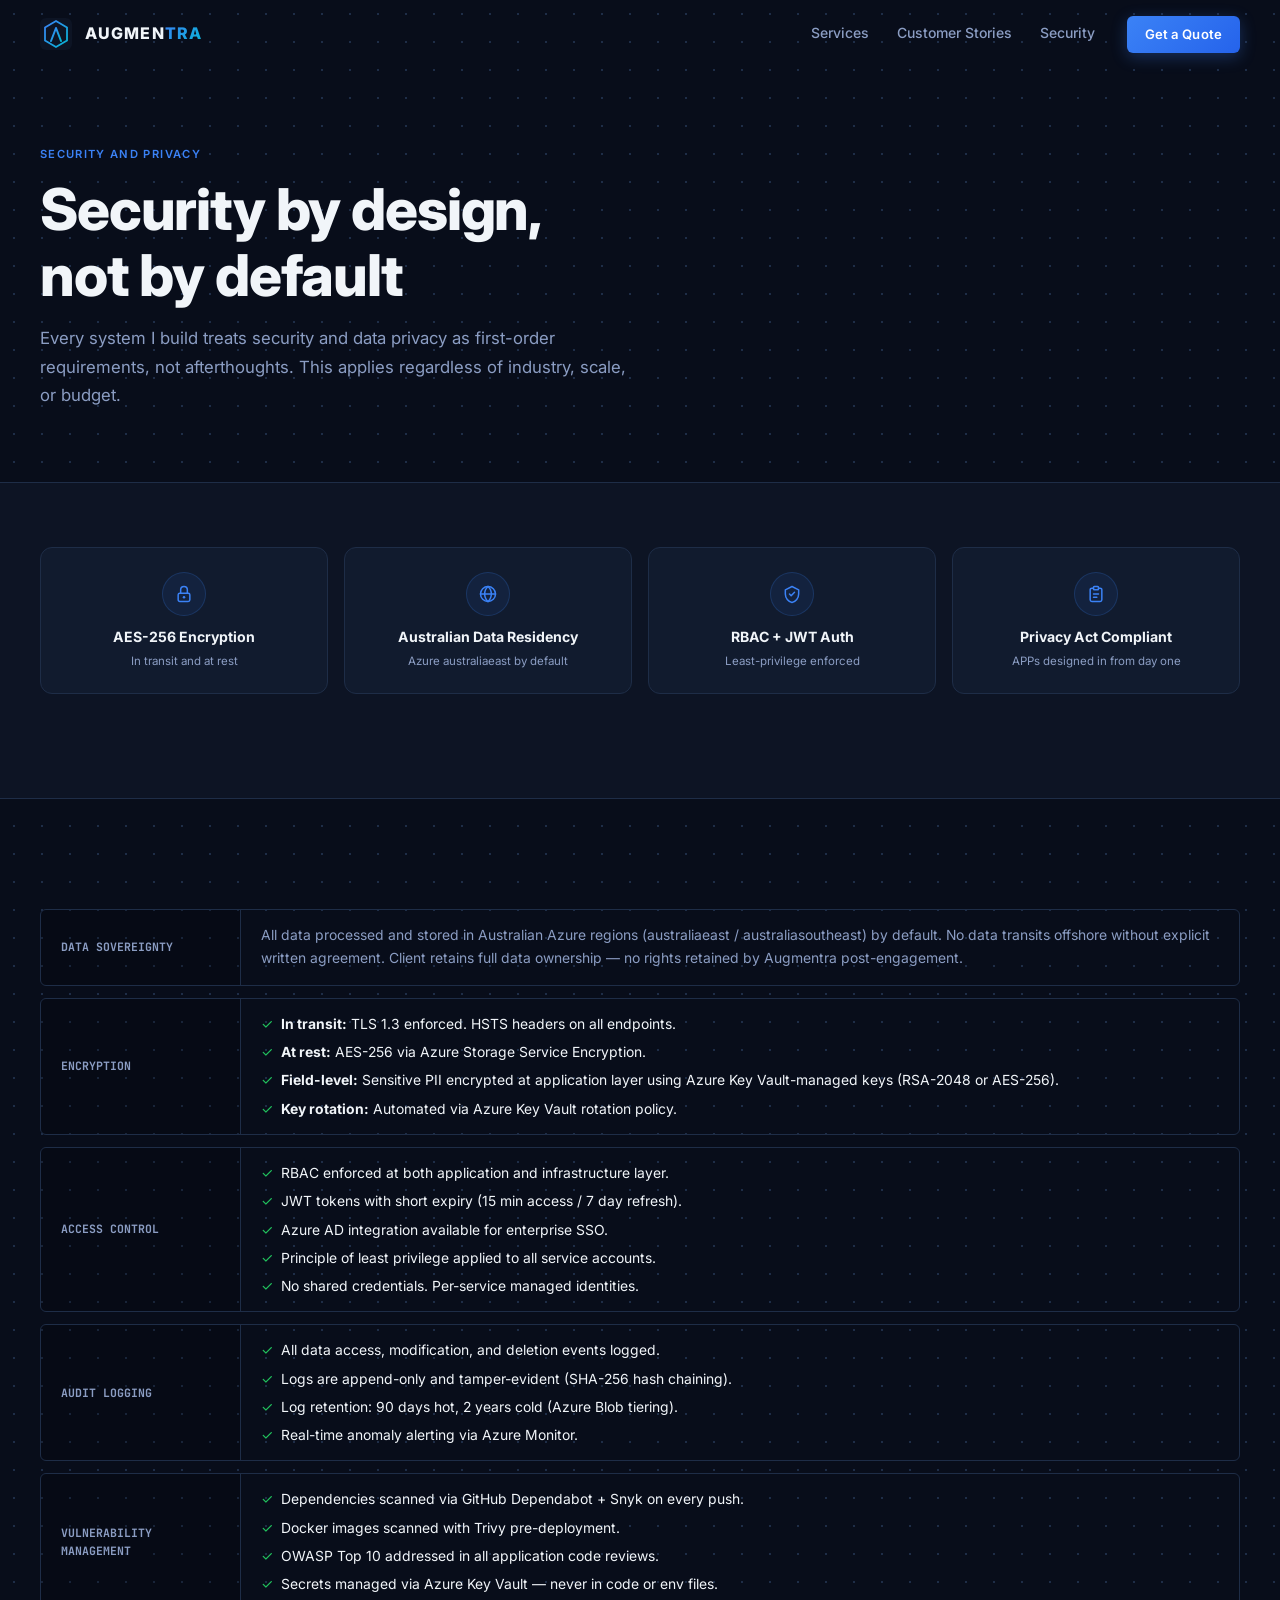
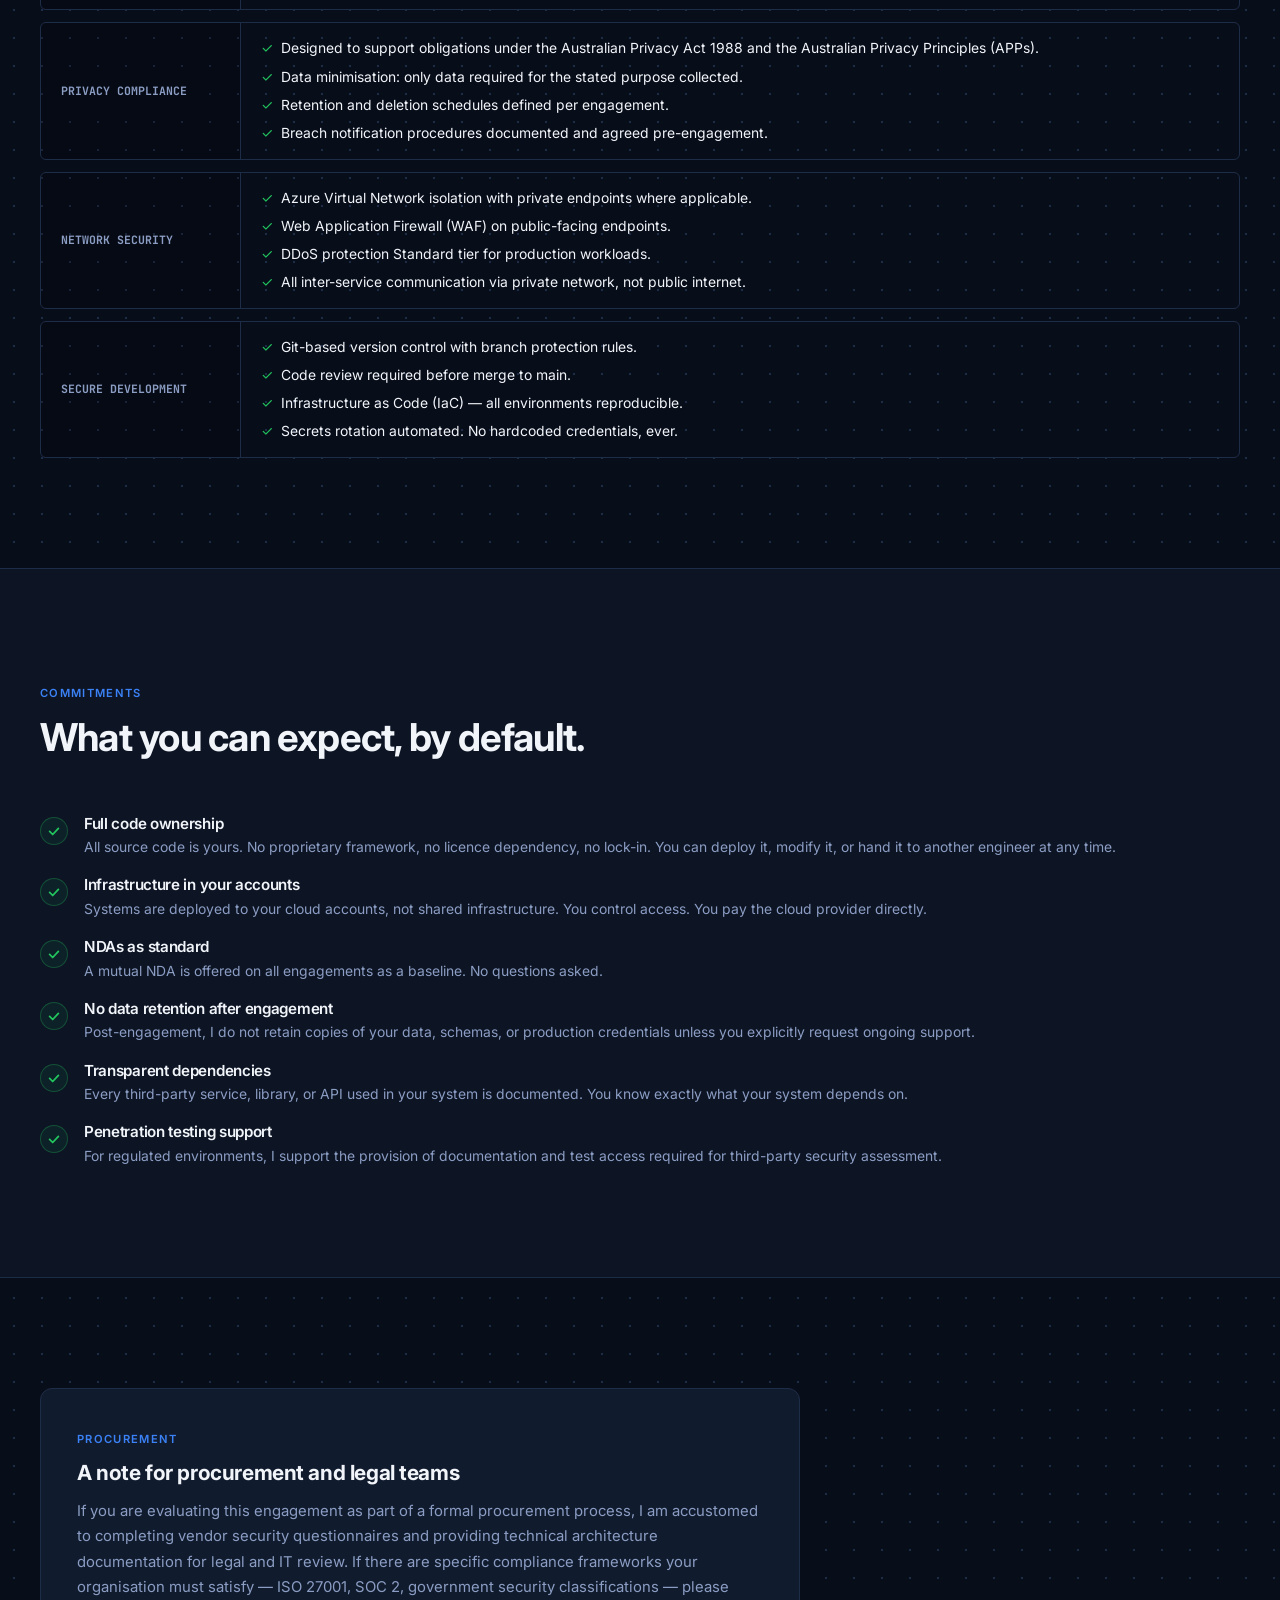
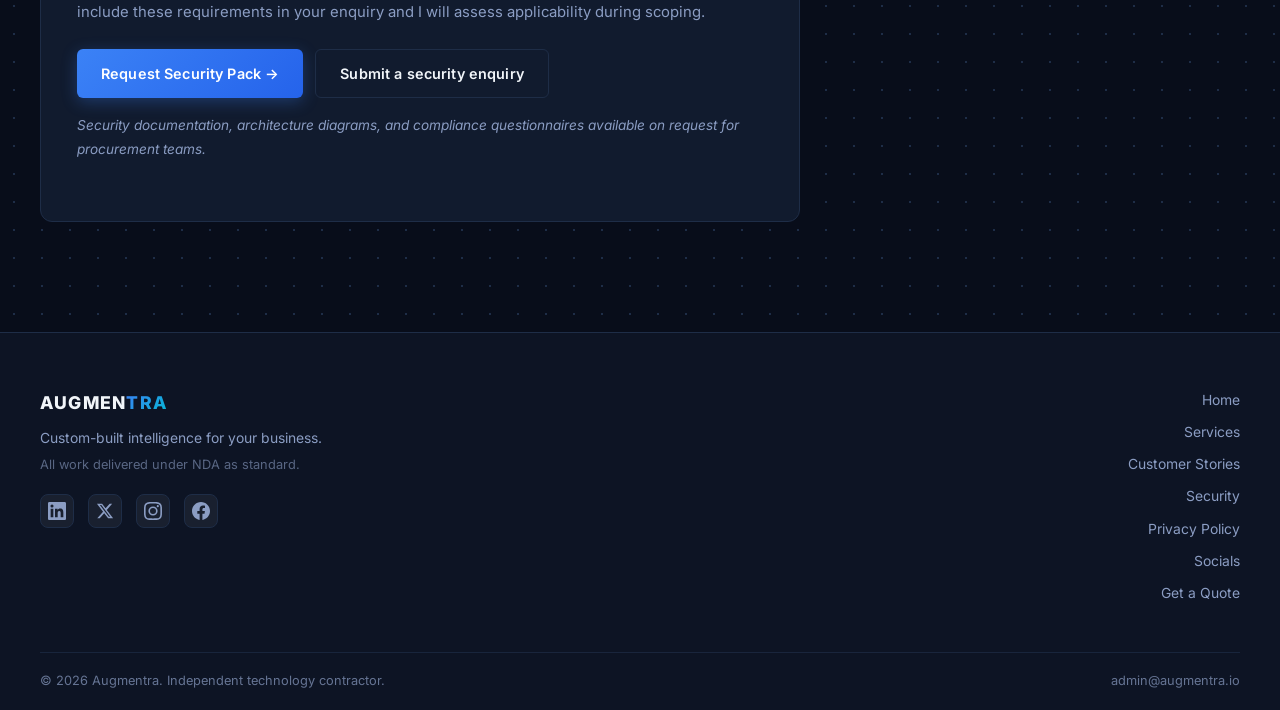
<file: security.html>
<!DOCTYPE html>
<html lang="en">
<head>
  <meta charset="UTF-8" />
  <meta name="viewport" content="width=device-width, initial-scale=1.0" />
  <title>Security — Augmentra</title>
  <meta name="description" content="Security and privacy built into every system from day one. AES-256 encryption, Australian data residency, RBAC, JWT auth, and Privacy Act compliance." />
  <link rel="stylesheet" href="styles.css?v=7" />
  <link rel="icon" href="/favicon.svg?v=7" type="image/svg+xml" />
  <link rel="apple-touch-icon" href="/favicon.svg?v=7" />
</head>
<body class="dot-bg">

<nav class="nav" id="nav">
  <div class="container">
    <div class="nav-inner">
      <a href="/" class="nav-logo">
        <svg class="nav-logo-icon" viewBox="0 0 32 32" xmlns="http://www.w3.org/2000/svg">
          <defs>
            <linearGradient id="nlg" x1="0%" y1="0%" x2="100%" y2="100%">
              <stop offset="0%" stop-color="#3b82f6"/>
              <stop offset="100%" stop-color="#06b6d4"/>
            </linearGradient>
          </defs>
          <rect width="32" height="32" rx="6" fill="#0d1424"/>
          <polygon points="16,3 27,9.5 27,22.5 16,29 5,22.5 5,9.5" fill="none" stroke="url(#nlg)" stroke-width="1.8"/>
          <polyline points="11,23 16,10 21,23" fill="none" stroke="url(#nlg)" stroke-width="2" stroke-linecap="round" stroke-linejoin="round"/>
          <line x1="13" y1="18.5" x2="19" y2="18.5" stroke="url(#nlg)" stroke-width="1.8" stroke-linecap="round"/>
        </svg>
        <span class="nav-wordmark"><span class="nav-wm-aug">AUGMEN</span><span class="nav-wm-tra">TRA</span></span>
      </a>
      <div class="nav-links">
        <a href="/services">Services</a>
        
        <a href="/customer-stories">Customer Stories</a>
        <a href="/security">Security</a>
      </div>
      <div class="nav-cta">
        <a href="/quote" class="btn btn-primary btn-sm">Get a Quote</a>
      </div>
      <button class="hamburger" id="hamburger" aria-label="Menu" aria-expanded="false">
        <span></span><span></span><span></span>
      </button>
    </div>
    <div class="nav-mobile" id="nav-mobile">
      <a href="/services">Services</a>
      
      <a href="/customer-stories">Customer Stories</a>
      <a href="/security">Security</a>
      <a href="/quote" class="btn btn-primary btn-sm">Get a Quote</a>
    </div>
  </div>
</nav>

<!-- PAGE HERO -->
<section class="page-hero">
  <div class="container">
    <span class="eyebrow">Security and Privacy</span>
    <h1>Security by design,<br>not by default</h1>
    <p class="sub">Every system I build treats security and data privacy as first-order requirements, not afterthoughts. This applies regardless of industry, scale, or budget.</p>
  </div>
</section>

<!-- SECURITY POSTURE SUMMARY -->
<section class="section-sm" style="background: var(--surface); border-top: 1px solid var(--border); border-bottom: 1px solid var(--border);">
  <div class="container">
    <div class="sec-summary-grid">
      <div class="sec-summary-cell">
        <div class="sec-summary-icon">
          <svg viewBox="0 0 24 24" fill="none" xmlns="http://www.w3.org/2000/svg" width="22" height="22">
            <rect x="5" y="11" width="14" height="10" rx="2" stroke="#3b82f6" stroke-width="1.8"/>
            <path d="M8 11V7a4 4 0 0 1 8 0v4" stroke="#3b82f6" stroke-width="1.8" stroke-linecap="round"/>
            <circle cx="12" cy="16" r="1.5" fill="#3b82f6"/>
          </svg>
        </div>
        <div class="sec-summary-text"><strong>AES-256 Encryption</strong><span>In transit and at rest</span></div>
      </div>
      <div class="sec-summary-cell">
        <div class="sec-summary-icon">
          <svg viewBox="0 0 24 24" fill="none" xmlns="http://www.w3.org/2000/svg" width="22" height="22">
            <circle cx="12" cy="12" r="9" stroke="#3b82f6" stroke-width="1.8"/>
            <path d="M12 3c0 0-4 3.5-4 9s4 9 4 9" stroke="#3b82f6" stroke-width="1.8" stroke-linecap="round"/>
            <path d="M12 3c0 0 4 3.5 4 9s-4 9-4 9" stroke="#3b82f6" stroke-width="1.8" stroke-linecap="round"/>
            <path d="M3 12h18" stroke="#3b82f6" stroke-width="1.8" stroke-linecap="round"/>
          </svg>
        </div>
        <div class="sec-summary-text"><strong>Australian Data Residency</strong><span>Azure australiaeast by default</span></div>
      </div>
      <div class="sec-summary-cell">
        <div class="sec-summary-icon">
          <svg viewBox="0 0 24 24" fill="none" xmlns="http://www.w3.org/2000/svg" width="22" height="22">
            <path d="M12 3L4 7v5c0 5 3.5 9.3 8 10.3C16.5 21.3 20 17 20 12V7L12 3z" stroke="#3b82f6" stroke-width="1.8" stroke-linejoin="round"/>
            <path d="M9 12l2 2 4-4" stroke="#3b82f6" stroke-width="1.8" stroke-linecap="round" stroke-linejoin="round"/>
          </svg>
        </div>
        <div class="sec-summary-text"><strong>RBAC + JWT Auth</strong><span>Least-privilege enforced</span></div>
      </div>
      <div class="sec-summary-cell">
        <div class="sec-summary-icon">
          <svg viewBox="0 0 24 24" fill="none" xmlns="http://www.w3.org/2000/svg" width="22" height="22">
            <path d="M9 5H7a2 2 0 0 0-2 2v12a2 2 0 0 0 2 2h10a2 2 0 0 0 2-2V7a2 2 0 0 0-2-2h-2" stroke="#3b82f6" stroke-width="1.8" stroke-linecap="round"/>
            <rect x="9" y="3" width="6" height="4" rx="1" stroke="#3b82f6" stroke-width="1.8"/>
            <path d="M9 12h6M9 16h4" stroke="#3b82f6" stroke-width="1.8" stroke-linecap="round"/>
          </svg>
        </div>
        <div class="sec-summary-text"><strong>Privacy Act Compliant</strong><span>APPs designed in from day one</span></div>
      </div>
    </div>
  </div>
</section>

<!-- SECURITY REFERENCE -->
<section class="section">
  <div class="container">
    <div class="sec-ref">

      <div class="sec-ref-row">
        <div class="sec-ref-label">DATA SOVEREIGNTY</div>
        <div class="sec-ref-detail">
          <p>All data processed and stored in Australian Azure regions (australiaeast / australiasoutheast) by default. No data transits offshore without explicit written agreement. Client retains full data ownership — no rights retained by Augmentra post-engagement.</p>
        </div>
      </div>

      <div class="sec-ref-row">
        <div class="sec-ref-label">ENCRYPTION</div>
        <div class="sec-ref-detail">
          <ul class="sec-list">
            <li><strong>In transit:</strong> TLS 1.3 enforced. HSTS headers on all endpoints.</li>
            <li><strong>At rest:</strong> AES-256 via Azure Storage Service Encryption.</li>
            <li><strong>Field-level:</strong> Sensitive PII encrypted at application layer using Azure Key Vault-managed keys (RSA-2048 or AES-256).</li>
            <li><strong>Key rotation:</strong> Automated via Azure Key Vault rotation policy.</li>
          </ul>
        </div>
      </div>

      <div class="sec-ref-row">
        <div class="sec-ref-label">ACCESS CONTROL</div>
        <div class="sec-ref-detail">
          <ul class="sec-list">
            <li>RBAC enforced at both application and infrastructure layer.</li>
            <li>JWT tokens with short expiry (15 min access / 7 day refresh).</li>
            <li>Azure AD integration available for enterprise SSO.</li>
            <li>Principle of least privilege applied to all service accounts.</li>
            <li>No shared credentials. Per-service managed identities.</li>
          </ul>
        </div>
      </div>

      <div class="sec-ref-row">
        <div class="sec-ref-label">AUDIT LOGGING</div>
        <div class="sec-ref-detail">
          <ul class="sec-list">
            <li>All data access, modification, and deletion events logged.</li>
            <li>Logs are append-only and tamper-evident (SHA-256 hash chaining).</li>
            <li>Log retention: 90 days hot, 2 years cold (Azure Blob tiering).</li>
            <li>Real-time anomaly alerting via Azure Monitor.</li>
          </ul>
        </div>
      </div>

      <div class="sec-ref-row">
        <div class="sec-ref-label">VULNERABILITY MANAGEMENT</div>
        <div class="sec-ref-detail">
          <ul class="sec-list">
            <li>Dependencies scanned via GitHub Dependabot + Snyk on every push.</li>
            <li>Docker images scanned with Trivy pre-deployment.</li>
            <li>OWASP Top 10 addressed in all application code reviews.</li>
            <li>Secrets managed via Azure Key Vault — never in code or env files.</li>
          </ul>
        </div>
      </div>

      <div class="sec-ref-row">
        <div class="sec-ref-label">PRIVACY COMPLIANCE</div>
        <div class="sec-ref-detail">
          <ul class="sec-list">
            <li>Designed to support obligations under the Australian Privacy Act 1988 and the Australian Privacy Principles (APPs).</li>
            <li>Data minimisation: only data required for the stated purpose collected.</li>
            <li>Retention and deletion schedules defined per engagement.</li>
            <li>Breach notification procedures documented and agreed pre-engagement.</li>
          </ul>
        </div>
      </div>

      <div class="sec-ref-row">
        <div class="sec-ref-label">NETWORK SECURITY</div>
        <div class="sec-ref-detail">
          <ul class="sec-list">
            <li>Azure Virtual Network isolation with private endpoints where applicable.</li>
            <li>Web Application Firewall (WAF) on public-facing endpoints.</li>
            <li>DDoS protection Standard tier for production workloads.</li>
            <li>All inter-service communication via private network, not public internet.</li>
          </ul>
        </div>
      </div>

      <div class="sec-ref-row">
        <div class="sec-ref-label">SECURE DEVELOPMENT</div>
        <div class="sec-ref-detail">
          <ul class="sec-list">
            <li>Git-based version control with branch protection rules.</li>
            <li>Code review required before merge to main.</li>
            <li>Infrastructure as Code (IaC) — all environments reproducible.</li>
            <li>Secrets rotation automated. No hardcoded credentials, ever.</li>
          </ul>
        </div>
      </div>

    </div>
  </div>
</section>

<!-- ASSURANCES -->
<section class="section" style="background: var(--surface); border-top: 1px solid var(--border); border-bottom: 1px solid var(--border);">
  <div class="container">
    <div class="section-header">
      <span class="eyebrow">Commitments</span>
      <h2>What you can expect, by default.</h2>
    </div>
    <div class="assurance-list">

      <div class="assurance-item">
        <div class="assurance-check">
          <svg viewBox="0 0 16 16" fill="none" xmlns="http://www.w3.org/2000/svg"><path d="M3 8.5L6.5 12L13 5" stroke="#22c55e" stroke-width="2" stroke-linecap="round" stroke-linejoin="round"/></svg>
        </div>
        <div class="assurance-content">
          <h4>Full code ownership</h4>
          <p>All source code is yours. No proprietary framework, no licence dependency, no lock-in. You can deploy it, modify it, or hand it to another engineer at any time.</p>
        </div>
      </div>

      <div class="assurance-item">
        <div class="assurance-check">
          <svg viewBox="0 0 16 16" fill="none" xmlns="http://www.w3.org/2000/svg"><path d="M3 8.5L6.5 12L13 5" stroke="#22c55e" stroke-width="2" stroke-linecap="round" stroke-linejoin="round"/></svg>
        </div>
        <div class="assurance-content">
          <h4>Infrastructure in your accounts</h4>
          <p>Systems are deployed to your cloud accounts, not shared infrastructure. You control access. You pay the cloud provider directly.</p>
        </div>
      </div>

      <div class="assurance-item">
        <div class="assurance-check">
          <svg viewBox="0 0 16 16" fill="none" xmlns="http://www.w3.org/2000/svg"><path d="M3 8.5L6.5 12L13 5" stroke="#22c55e" stroke-width="2" stroke-linecap="round" stroke-linejoin="round"/></svg>
        </div>
        <div class="assurance-content">
          <h4>NDAs as standard</h4>
          <p>A mutual NDA is offered on all engagements as a baseline. No questions asked.</p>
        </div>
      </div>

      <div class="assurance-item">
        <div class="assurance-check">
          <svg viewBox="0 0 16 16" fill="none" xmlns="http://www.w3.org/2000/svg"><path d="M3 8.5L6.5 12L13 5" stroke="#22c55e" stroke-width="2" stroke-linecap="round" stroke-linejoin="round"/></svg>
        </div>
        <div class="assurance-content">
          <h4>No data retention after engagement</h4>
          <p>Post-engagement, I do not retain copies of your data, schemas, or production credentials unless you explicitly request ongoing support.</p>
        </div>
      </div>

      <div class="assurance-item">
        <div class="assurance-check">
          <svg viewBox="0 0 16 16" fill="none" xmlns="http://www.w3.org/2000/svg"><path d="M3 8.5L6.5 12L13 5" stroke="#22c55e" stroke-width="2" stroke-linecap="round" stroke-linejoin="round"/></svg>
        </div>
        <div class="assurance-content">
          <h4>Transparent dependencies</h4>
          <p>Every third-party service, library, or API used in your system is documented. You know exactly what your system depends on.</p>
        </div>
      </div>

      <div class="assurance-item">
        <div class="assurance-check">
          <svg viewBox="0 0 16 16" fill="none" xmlns="http://www.w3.org/2000/svg"><path d="M3 8.5L6.5 12L13 5" stroke="#22c55e" stroke-width="2" stroke-linecap="round" stroke-linejoin="round"/></svg>
        </div>
        <div class="assurance-content">
          <h4>Penetration testing support</h4>
          <p>For regulated environments, I support the provision of documentation and test access required for third-party security assessment.</p>
        </div>
      </div>

    </div>
  </div>
</section>

<!-- PROCUREMENT NOTE -->
<section class="section">
  <div class="container">
    <div class="procurement-note">
      <span class="eyebrow">Procurement</span>
      <h2>A note for procurement and legal teams</h2>
      <p>If you are evaluating this engagement as part of a formal procurement process, I am accustomed to completing vendor security questionnaires and providing technical architecture documentation for legal and IT review. If there are specific compliance frameworks your organisation must satisfy — ISO 27001, SOC 2, government security classifications — please include these requirements in your enquiry and I will assess applicability during scoping.</p>
      <div style="display:flex;gap:12px;flex-wrap:wrap;margin-top:24px;">
        <a href="/quote?project_type=security" class="btn btn-primary">Request Security Pack &#x2192;</a>
        <a href="/quote" class="btn btn-outline">Submit a security enquiry</a>
      </div>
      <p style="margin-top:16px;font-size:0.85rem;font-style:italic;color:var(--muted);">Security documentation, architecture diagrams, and compliance questionnaires available on request for procurement teams.</p>
    </div>
  </div>
</section>

<footer class="footer">
  <div class="container">
    <div class="footer-body">
      <div>
        <div style="font-size:1.1rem;font-weight:800;letter-spacing:0.07em;color:#f1f5f9;margin-bottom:10px;white-space:nowrap;display:block;">AUGMEN<span style="background:linear-gradient(135deg,#3b82f6,#06b6d4);-webkit-background-clip:text;-webkit-text-fill-color:transparent;background-clip:text;">TRA</span></div>
        <div class="footer-tagline">Custom-built intelligence for your business.</div>
        <div class="footer-note">All work delivered under NDA as standard.</div>
        <div class="footer-social-row">
          <a href="https://www.linkedin.com/company/augmentra-io/" target="_blank" rel="noopener noreferrer" class="footer-social-link" aria-label="LinkedIn">
            <svg viewBox="0 0 24 24" fill="currentColor" width="18" height="18"><path d="M20.447 20.452h-3.554v-5.569c0-1.328-.027-3.037-1.852-3.037-1.853 0-2.136 1.445-2.136 2.939v5.667H9.351V9h3.414v1.561h.046c.477-.9 1.637-1.85 3.37-1.85 3.601 0 4.267 2.37 4.267 5.455v6.286zM5.337 7.433a2.062 2.062 0 01-2.063-2.065 2.064 2.064 0 112.063 2.065zm1.782 13.019H3.555V9h3.564v11.452zM22.225 0H1.771C.792 0 0 .774 0 1.729v20.542C0 23.227.792 24 1.771 24h20.451C23.2 24 24 23.227 24 22.271V1.729C24 .774 23.2 0 22.222 0h.003z"/></svg>
          </a>
          <a href="https://x.com/augmentra" target="_blank" rel="noopener noreferrer" class="footer-social-link" aria-label="Twitter / X">
            <svg viewBox="0 0 24 24" fill="currentColor" width="18" height="18"><path d="M18.244 2.25h3.308l-7.227 8.26 8.502 11.24H16.17l-5.214-6.817L4.99 21.75H1.68l7.73-8.835L1.254 2.25H8.08l4.713 6.231zm-1.161 17.52h1.833L7.084 4.126H5.117z"/></svg>
          </a>
          <a href="https://instagram.com/augmentra" target="_blank" rel="noopener noreferrer" class="footer-social-link" aria-label="Instagram">
            <svg viewBox="0 0 24 24" fill="currentColor" width="18" height="18"><path d="M12 2.163c3.204 0 3.584.012 4.85.07 3.252.148 4.771 1.691 4.919 4.919.058 1.265.069 1.645.069 4.849 0 3.205-.012 3.584-.069 4.849-.149 3.225-1.664 4.771-4.919 4.919-1.266.058-1.644.07-4.85.07-3.204 0-3.584-.012-4.849-.07-3.26-.149-4.771-1.699-4.919-4.92-.058-1.265-.07-1.644-.07-4.849 0-3.204.013-3.583.07-4.849.149-3.227 1.664-4.771 4.919-4.919 1.266-.057 1.645-.069 4.849-.069zM12 0C8.741 0 8.333.014 7.053.072 2.695.272.273 2.69.073 7.052.014 8.333 0 8.741 0 12c0 3.259.014 3.668.072 4.948.2 4.358 2.618 6.78 6.98 6.98C8.333 23.986 8.741 24 12 24c3.259 0 3.668-.014 4.948-.072 4.354-.2 6.782-2.618 6.979-6.98.059-1.28.073-1.689.073-4.948 0-3.259-.014-3.667-.072-4.947-.196-4.354-2.617-6.78-6.979-6.98C15.668.014 15.259 0 12 0zm0 5.838a6.162 6.162 0 100 12.324 6.162 6.162 0 000-12.324zM12 16a4 4 0 110-8 4 4 0 010 8zm6.406-11.845a1.44 1.44 0 100 2.881 1.44 1.44 0 000-2.881z"/></svg>
          </a>
          <a href="https://facebook.com/augmentra" target="_blank" rel="noopener noreferrer" class="footer-social-link" aria-label="Facebook">
            <svg viewBox="0 0 24 24" fill="currentColor" width="18" height="18"><path d="M24 12.073c0-6.627-5.373-12-12-12s-12 5.373-12 12c0 5.99 4.388 10.954 10.125 11.854v-8.385H7.078v-3.47h3.047V9.43c0-3.007 1.792-4.669 4.533-4.669 1.312 0 2.686.235 2.686.235v2.953H15.83c-1.491 0-1.956.925-1.956 1.874v2.25h3.328l-.532 3.47h-2.796v8.385C19.612 23.027 24 18.062 24 12.073z"/></svg>
          </a>
        </div>
      </div>
      <nav class="footer-nav">
        <a href="/">Home</a>
        <a href="/services">Services</a>
        
        <a href="/customer-stories">Customer Stories</a>
        <a href="/security">Security</a>
        <a href="/privacy">Privacy Policy</a>
        <a href="/socials">Socials</a>
        <a href="/quote">Get a Quote</a>
      </nav>
    </div>
    <div class="footer-bottom">
      <span>&copy; 2026 Augmentra. Independent technology contractor.</span>
      <a href="mailto:admin@augmentra.io">admin@augmentra.io</a>
    </div>
  </div>
</footer>

<script src="main.js?v=7"></script>
</body>
</html>
</file>
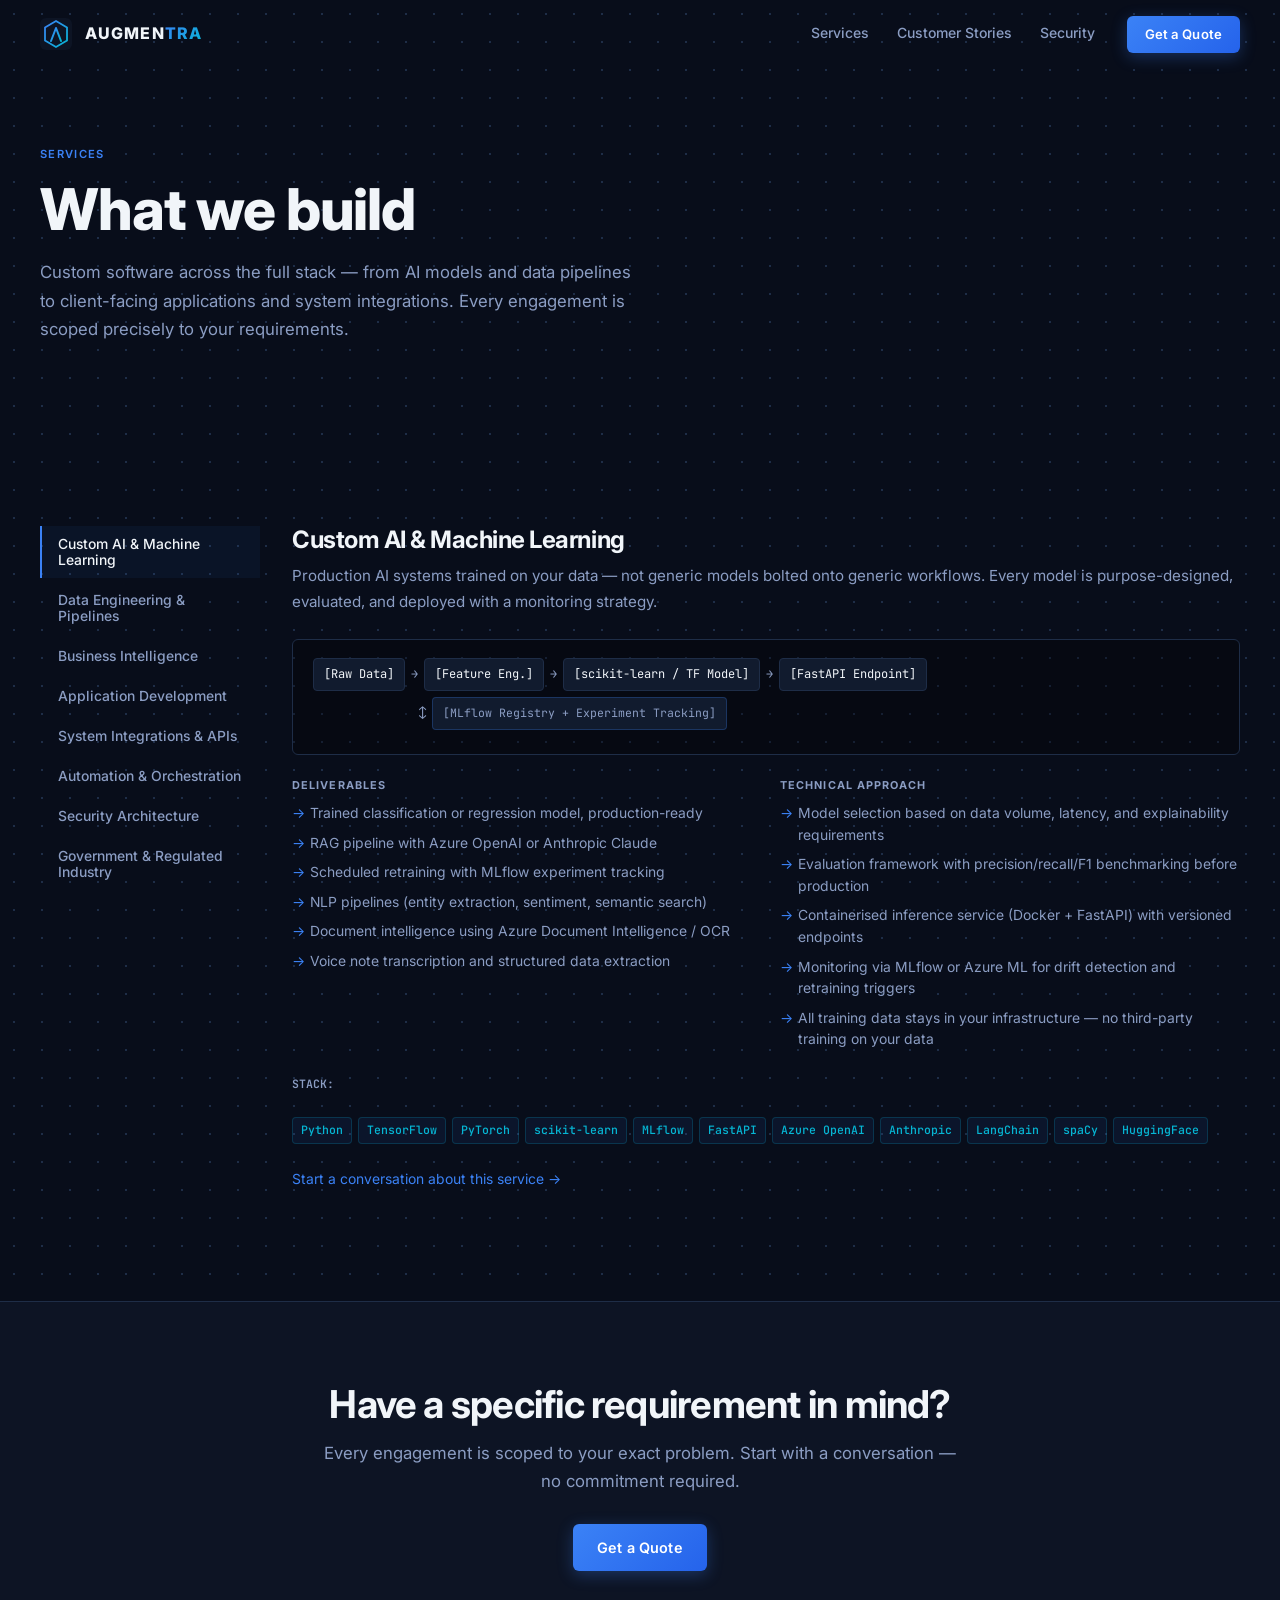
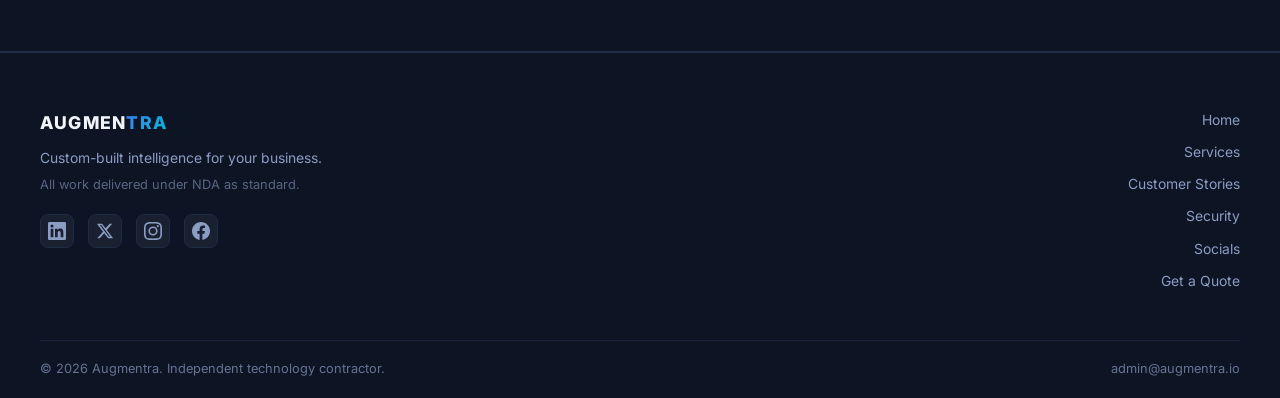
<file: services.html>
<!DOCTYPE html>
<html lang="en">
<head>
  <meta charset="UTF-8" />
  <meta name="viewport" content="width=device-width, initial-scale=1.0" />
  <title>Services — Augmentra</title>
  <meta name="description" content="Custom AI, data engineering, BI dashboards, full-stack applications, system integrations, automation, security architecture, and government systems." />
  <link rel="stylesheet" href="styles.css?v=7" />
  <link rel="icon" href="/favicon.svg?v=7" type="image/svg+xml" />
  <link rel="apple-touch-icon" href="/favicon.svg?v=7" />
</head>
<body class="dot-bg">

<nav class="nav" id="nav">
  <div class="container">
    <div class="nav-inner">
      <a href="/" class="nav-logo">
        <svg class="nav-logo-icon" viewBox="0 0 32 32" xmlns="http://www.w3.org/2000/svg">
          <defs>
            <linearGradient id="nlg" x1="0%" y1="0%" x2="100%" y2="100%">
              <stop offset="0%" stop-color="#3b82f6"/>
              <stop offset="100%" stop-color="#06b6d4"/>
            </linearGradient>
          </defs>
          <rect width="32" height="32" rx="6" fill="#0d1424"/>
          <polygon points="16,3 27,9.5 27,22.5 16,29 5,22.5 5,9.5" fill="none" stroke="url(#nlg)" stroke-width="1.8"/>
          <polyline points="11,23 16,10 21,23" fill="none" stroke="url(#nlg)" stroke-width="2" stroke-linecap="round" stroke-linejoin="round"/>
          <line x1="13" y1="18.5" x2="19" y2="18.5" stroke="url(#nlg)" stroke-width="1.8" stroke-linecap="round"/>
        </svg>
        <span class="nav-wordmark"><span class="nav-wm-aug">AUGMEN</span><span class="nav-wm-tra">TRA</span></span>
      </a>
      <div class="nav-links">
        <a href="/services">Services</a>
        <a href="/customer-stories">Customer Stories</a>
        <a href="/security">Security</a>
      </div>
      <div class="nav-cta">
        <a href="/quote" class="btn btn-primary btn-sm">Get a Quote</a>
      </div>
      <button class="hamburger" id="hamburger" aria-label="Menu" aria-expanded="false">
        <span></span><span></span><span></span>
      </button>
    </div>
    <div class="nav-mobile" id="nav-mobile">
      <a href="/services">Services</a>
      <a href="/customer-stories">Customer Stories</a>
      <a href="/security">Security</a>
      <a href="/quote" class="btn btn-primary btn-sm">Get a Quote</a>
    </div>
  </div>
</nav>

<section class="page-hero">
  <div class="container">
    <span class="eyebrow reveal-fade">Services</span>
    <h1 class="reveal-up">What we build</h1>
    <p class="sub reveal-up reveal-delay-1">Custom software across the full stack — from AI models and data pipelines to client-facing applications and system integrations. Every engagement is scoped precisely to your requirements.</p>
  </div>
</section>

<section class="section">
  <div class="container">
    <div class="services-split">
      <nav class="services-nav" aria-label="Services navigation">
        <button class="svc-nav-item active" data-service="ai">Custom AI &amp; Machine Learning</button>
        <button class="svc-nav-item" data-service="data">Data Engineering &amp; Pipelines</button>
        <button class="svc-nav-item" data-service="bi">Business Intelligence</button>
        <button class="svc-nav-item" data-service="app">Application Development</button>
        <button class="svc-nav-item" data-service="integrations">System Integrations &amp; APIs</button>
        <button class="svc-nav-item" data-service="automation">Automation &amp; Orchestration</button>
        <button class="svc-nav-item" data-service="security">Security Architecture</button>
        <button class="svc-nav-item" data-service="gov">Government &amp; Regulated Industry</button>
      </nav>
      <div class="services-panel" id="services-panel">

        <!-- AI / ML -->
        <div class="svc-panel active" data-panel="ai">
          <div class="svc-panel-header">
            <h2>Custom AI &amp; Machine Learning</h2>
            <p class="svc-desc">Production AI systems trained on your data — not generic models bolted onto generic workflows. Every model is purpose-designed, evaluated, and deployed with a monitoring strategy.</p>
          </div>
          <div class="svc-diagram">
            <div class="svc-diag-row">
              <span class="svc-diag-node">[Raw Data]</span>
              <span class="svc-diag-arrow"> &#x2192; </span>
              <span class="svc-diag-node">[Feature Eng.]</span>
              <span class="svc-diag-arrow"> &#x2192; </span>
              <span class="svc-diag-node">[scikit-learn / TF Model]</span>
              <span class="svc-diag-arrow"> &#x2192; </span>
              <span class="svc-diag-node">[FastAPI Endpoint]</span>
            </div>
            <div class="svc-diag-row svc-diag-branch">
              <span class="svc-diag-spacer"></span>
              <span class="svc-diag-down">&#x2195;</span>
              <span class="svc-diag-node svc-diag-secondary">[MLflow Registry + Experiment Tracking]</span>
            </div>
          </div>
          <div class="svc-detail-grid">
            <div class="svc-detail-col">
              <h4>Deliverables</h4>
              <ul class="svc-deliverables">
                <li>Trained classification or regression model, production-ready</li>
                <li>RAG pipeline with Azure OpenAI or Anthropic Claude</li>
                <li>Scheduled retraining with MLflow experiment tracking</li>
                <li>NLP pipelines (entity extraction, sentiment, semantic search)</li>
                <li>Document intelligence using Azure Document Intelligence / OCR</li>
                <li>Voice note transcription and structured data extraction</li>
              </ul>
            </div>
            <div class="svc-detail-col">
              <h4>Technical approach</h4>
              <ul class="svc-detail-list">
                <li>Model selection based on data volume, latency, and explainability requirements</li>
                <li>Evaluation framework with precision/recall/F1 benchmarking before production</li>
                <li>Containerised inference service (Docker + FastAPI) with versioned endpoints</li>
                <li>Monitoring via MLflow or Azure ML for drift detection and retraining triggers</li>
                <li>All training data stays in your infrastructure — no third-party training on your data</li>
              </ul>
            </div>
          </div>
          <div class="svc-stack-row">
            <span class="svc-stack-label">Stack:</span>
            <div class="tags">
              <span class="tag">Python</span><span class="tag">TensorFlow</span><span class="tag">PyTorch</span>
              <span class="tag">scikit-learn</span><span class="tag">MLflow</span><span class="tag">FastAPI</span>
              <span class="tag">Azure OpenAI</span><span class="tag">Anthropic</span><span class="tag">LangChain</span>
              <span class="tag">spaCy</span><span class="tag">HuggingFace</span>
            </div>
          </div>
          <a href="/quote" class="svc-usecase-link">Start a conversation about this service &#x2192;</a>
        </div>

        <!-- Data Engineering -->
        <div class="svc-panel" data-panel="data">
          <div class="svc-panel-header">
            <h2>Data Engineering &amp; Pipelines</h2>
            <p class="svc-desc">Reliable, observable, and maintainable data infrastructure. Whether you need a single ETL pipeline or a full data platform, every build is production-grade with monitoring, alerting, and documentation.</p>
          </div>
          <div class="svc-diagram">
            <div class="svc-diag-row">
              <span class="svc-diag-node">[Source APIs / DBs]</span>
              <span class="svc-diag-arrow"> &#x2192; </span>
              <span class="svc-diag-node">[Ingestion / Kafka]</span>
              <span class="svc-diag-arrow"> &#x2192; </span>
              <span class="svc-diag-node">[dbt Transforms]</span>
              <span class="svc-diag-arrow"> &#x2192; </span>
              <span class="svc-diag-node">[PostgreSQL DW]</span>
            </div>
            <div class="svc-diag-row svc-diag-branch">
              <span class="svc-diag-spacer"></span>
              <span class="svc-diag-down">&#x2195;</span>
              <span class="svc-diag-node svc-diag-secondary">[Azure Data Lake (cold storage)]</span>
              <span class="svc-diag-spacer"></span>
              <span class="svc-diag-down">&#x2195;</span>
              <span class="svc-diag-node svc-diag-secondary">[Alerting + Lineage Docs]</span>
            </div>
          </div>
          <div class="svc-detail-grid">
            <div class="svc-detail-col">
              <h4>Deliverables</h4>
              <ul class="svc-deliverables">
                <li>ETL/ELT pipeline design, implementation, and documentation</li>
                <li>Real-time event streaming with Apache Kafka</li>
                <li>Data warehouse schema design with dbt models</li>
                <li>Data quality checks and anomaly detection rules</li>
                <li>Cold/warm storage tiering with Azure Data Lake or S3</li>
                <li>Data lineage documentation and schema registry</li>
              </ul>
            </div>
            <div class="svc-detail-col">
              <h4>Technical approach</h4>
              <ul class="svc-detail-list">
                <li>SQLAlchemy/Alembic for schema migrations — reproducible across environments</li>
                <li>dbt for transformation layer: tests, documentation, and lineage built in</li>
                <li>Kafka for high-throughput event streaming; batched ETL for lower-volume sources</li>
                <li>Idempotent pipeline design — safe to re-run without duplicating data</li>
                <li>GitHub Actions for CI/CD of data pipelines</li>
              </ul>
            </div>
          </div>
          <div class="svc-stack-row">
            <span class="svc-stack-label">Stack:</span>
            <div class="tags">
              <span class="tag">Python</span><span class="tag">PostgreSQL</span><span class="tag">Kafka</span>
              <span class="tag">dbt</span><span class="tag">SQLAlchemy</span><span class="tag">Alembic</span>
              <span class="tag">Azure Data Lake</span><span class="tag">AWS S3</span><span class="tag">GitHub Actions</span>
            </div>
          </div>
          <a href="/quote" class="svc-usecase-link">Start a conversation about this service &#x2192;</a>
        </div>

        <!-- BI -->
        <div class="svc-panel" data-panel="bi">
          <div class="svc-panel-header">
            <h2>Business Intelligence</h2>
            <p class="svc-desc">Custom reporting and visibility tools built on your actual data — not generic templates. From operational dashboards to executive KPI views, built to your workflow and access requirements.</p>
          </div>
          <div class="svc-diagram">
            <div class="svc-diag-row">
              <span class="svc-diag-node">[PostgreSQL / DW]</span>
              <span class="svc-diag-arrow"> &#x2192; </span>
              <span class="svc-diag-node">[dbt Models]</span>
              <span class="svc-diag-arrow"> &#x2192; </span>
              <span class="svc-diag-node">[Plotly / D3.js / PowerBI]</span>
              <span class="svc-diag-arrow"> &#x2192; </span>
              <span class="svc-diag-node">[Dashboard]</span>
            </div>
            <div class="svc-diag-row svc-diag-branch">
              <span class="svc-diag-spacer"></span>
              <span class="svc-diag-down">&#x2195;</span>
              <span class="svc-diag-node svc-diag-secondary">[Anomaly Alerts + Scheduled Reports]</span>
            </div>
          </div>
          <div class="svc-detail-grid">
            <div class="svc-detail-col">
              <h4>Deliverables</h4>
              <ul class="svc-deliverables">
                <li>Operational and executive dashboards, real-time or near-real-time</li>
                <li>Automated scheduled reporting (daily, weekly, monthly)</li>
                <li>Anomaly detection with configurable thresholds and email/Slack alerts</li>
                <li>Multi-client reporting with per-client access controls</li>
                <li>Drill-down analytics with period-over-period comparison</li>
                <li>Embeddable chart components for existing applications</li>
              </ul>
            </div>
            <div class="svc-detail-col">
              <h4>Technical approach</h4>
              <ul class="svc-detail-list">
                <li>Dashboard served via FastAPI + React/Angular for full customisation</li>
                <li>Alternatively PowerBI or Plotly Dash for rapid deployment</li>
                <li>D3.js for bespoke visualisations not available in off-the-shelf libraries</li>
                <li>Role-based data access: user sees only their permitted data slice</li>
                <li>Anomaly detection via statistical thresholds or ML-based outlier detection</li>
              </ul>
            </div>
          </div>
          <div class="svc-stack-row">
            <span class="svc-stack-label">Stack:</span>
            <div class="tags">
              <span class="tag">Angular</span><span class="tag">React</span><span class="tag">D3.js</span>
              <span class="tag">Plotly</span><span class="tag">Dash</span><span class="tag">dbt</span>
              <span class="tag">PowerBI</span><span class="tag">FastAPI</span>
            </div>
          </div>
          <a href="/quote" class="svc-usecase-link">Start a conversation about this service &#x2192;</a>
        </div>

        <!-- App Dev -->
        <div class="svc-panel" data-panel="app">
          <div class="svc-panel-header">
            <h2>Application Development</h2>
            <p class="svc-desc">Full-stack web applications and internal tools built precisely for your workflow. Not a template. Not a CMS. Purpose-engineered software for the specific process you need to run.</p>
          </div>
          <div class="svc-diagram">
            <div class="svc-diag-row">
              <span class="svc-diag-node">[React / Angular SPA]</span>
              <span class="svc-diag-arrow"> &#x2192; </span>
              <span class="svc-diag-node">[FastAPI Backend]</span>
              <span class="svc-diag-arrow"> &#x2192; </span>
              <span class="svc-diag-node">[PostgreSQL]</span>
            </div>
            <div class="svc-diag-row svc-diag-branch">
              <span class="svc-diag-down">&#x2195;</span>
              <span class="svc-diag-node svc-diag-secondary">[JWT Auth + RBAC Middleware]</span>
              <span class="svc-diag-spacer"></span>
              <span class="svc-diag-down">&#x2195;</span>
              <span class="svc-diag-node svc-diag-secondary">[Docker + GitHub Actions CI/CD]</span>
            </div>
          </div>
          <div class="svc-detail-grid">
            <div class="svc-detail-col">
              <h4>Deliverables</h4>
              <ul class="svc-deliverables">
                <li>Full-stack web applications with custom UI</li>
                <li>Client-facing portals and self-service intake systems</li>
                <li>Staff-facing operations dashboards and workflow tools</li>
                <li>Mobile-responsive, cross-browser compatible interfaces</li>
                <li>Dockerised deployment with CI/CD pipeline</li>
                <li>Full documentation and handover package</li>
              </ul>
            </div>
            <div class="svc-detail-col">
              <h4>Technical approach</h4>
              <ul class="svc-detail-list">
                <li>React or Angular for frontend — chosen based on team familiarity and scale requirements</li>
                <li>FastAPI for backend — typed, async, and OpenAPI-documented automatically</li>
                <li>JWT authentication with RBAC enforced at both API and database layer</li>
                <li>Alembic migrations — every schema change is versioned and reversible</li>
                <li>End-to-end tests covering critical user journeys before deployment</li>
              </ul>
            </div>
          </div>
          <div class="svc-stack-row">
            <span class="svc-stack-label">Stack:</span>
            <div class="tags">
              <span class="tag">Angular</span><span class="tag">React</span><span class="tag">TypeScript</span>
              <span class="tag">FastAPI</span><span class="tag">PostgreSQL</span><span class="tag">SQLAlchemy</span>
              <span class="tag">Docker</span><span class="tag">GitHub Actions</span>
            </div>
          </div>
          <a href="/quote" class="svc-usecase-link">Start a conversation about this service &#x2192;</a>
        </div>

        <!-- Integrations -->
        <div class="svc-panel" data-panel="integrations">
          <div class="svc-panel-header">
            <h2>System Integrations &amp; APIs</h2>
            <p class="svc-desc">Custom middleware and API layers that connect your CRMs, ERPs, SaaS tools, government systems, and legacy databases. Real-time bidirectional sync, webhook handling, and event-driven data exchange.</p>
          </div>
          <div class="svc-diagram">
            <div class="svc-diag-row">
              <span class="svc-diag-node">[Salesforce / HubSpot]</span>
              <span class="svc-diag-arrow"> &#x21c4; </span>
              <span class="svc-diag-node">[FastAPI Middleware]</span>
              <span class="svc-diag-arrow"> &#x21c4; </span>
              <span class="svc-diag-node">[Pipedrive / Xero]</span>
            </div>
            <div class="svc-diag-row svc-diag-branch">
              <span class="svc-diag-down">&#x2195;</span>
              <span class="svc-diag-node svc-diag-secondary">[Webhook Event Bus]</span>
              <span class="svc-diag-spacer"></span>
              <span class="svc-diag-down">&#x2195;</span>
              <span class="svc-diag-node svc-diag-secondary">[Annature / Twilio / WhatsApp]</span>
            </div>
          </div>
          <div class="svc-detail-grid">
            <div class="svc-detail-col">
              <h4>Deliverables</h4>
              <ul class="svc-deliverables">
                <li>REST and GraphQL API development and documentation</li>
                <li>Bidirectional CRM sync (Salesforce, HubSpot, Pipedrive)</li>
                <li>Webhook ingestion, validation, and event routing</li>
                <li>Legacy database connectivity via ODBC/JDBC adapters</li>
                <li>Government API integrations (ATO, ASIC, state portals)</li>
                <li>E-signature and document workflow integrations (Annature)</li>
              </ul>
            </div>
            <div class="svc-detail-col">
              <h4>Technical approach</h4>
              <ul class="svc-detail-list">
                <li>Integration layer built as an independently deployable service — not embedded in application code</li>
                <li>Idempotent webhook handlers with retry queues and dead-letter logging</li>
                <li>OAuth2 / API key management via Azure Key Vault — no credentials in code</li>
                <li>Comprehensive request/response logging for debugging and audit</li>
                <li>Rate limit handling and backoff strategies for third-party APIs</li>
              </ul>
            </div>
          </div>
          <div class="svc-stack-row">
            <span class="svc-stack-label">Stack:</span>
            <div class="tags">
              <span class="tag">FastAPI</span><span class="tag">REST</span><span class="tag">GraphQL</span>
              <span class="tag">Webhooks</span><span class="tag">Salesforce API</span><span class="tag">Pipedrive</span>
              <span class="tag">Graph API</span><span class="tag">Celery</span><span class="tag">Azure Key Vault</span>
            </div>
          </div>
          <a href="/quote" class="svc-usecase-link">Start a conversation about this service &#x2192;</a>
        </div>

        <!-- Automation -->
        <div class="svc-panel" data-panel="automation">
          <div class="svc-panel-header">
            <h2>Automation &amp; Orchestration</h2>
            <p class="svc-desc">Intelligent process automation that eliminates manual steps without replacing your team. Document handling, approval flows, notifications, and event-driven triggers — all observable, auditable, and recoverable.</p>
          </div>
          <div class="svc-diagram">
            <div class="svc-diag-row">
              <span class="svc-diag-node">[Trigger Event]</span>
              <span class="svc-diag-arrow"> &#x2192; </span>
              <span class="svc-diag-node">[Celery Task Queue]</span>
              <span class="svc-diag-arrow"> &#x2192; </span>
              <span class="svc-diag-node">[Orchestration Pipeline]</span>
            </div>
            <div class="svc-diag-row svc-diag-branch">
              <span class="svc-diag-spacer"></span>
              <span class="svc-diag-down">&#x2195;</span>
              <span class="svc-diag-node svc-diag-secondary">[Azure Functions (serverless steps)]</span>
              <span class="svc-diag-spacer"></span>
              <span class="svc-diag-down">&#x2195;</span>
              <span class="svc-diag-node svc-diag-secondary">[CRM / Notify / Audit]</span>
            </div>
          </div>
          <div class="svc-detail-grid">
            <div class="svc-detail-col">
              <h4>Deliverables</h4>
              <ul class="svc-deliverables">
                <li>Automated document collection and chasing workflows</li>
                <li>Multi-step approval flows with escalation paths</li>
                <li>Event-driven notification systems (email, WhatsApp, SMS)</li>
                <li>Scheduled batch processing and reporting jobs</li>
                <li>Dead-letter queues and automated retry handling</li>
                <li>Full audit trail on all automated actions</li>
              </ul>
            </div>
            <div class="svc-detail-col">
              <h4>Technical approach</h4>
              <ul class="svc-detail-list">
                <li>Celery for distributed task orchestration with Redis or RabbitMQ broker</li>
                <li>Azure Functions for lightweight serverless steps that don't need a persistent worker</li>
                <li>Every automated action is logged — who triggered it, what ran, what the result was</li>
                <li>Idempotency keys prevent duplicate execution on retry</li>
                <li>Observability via Flower (Celery) or Azure Monitor dashboards</li>
              </ul>
            </div>
          </div>
          <div class="svc-stack-row">
            <span class="svc-stack-label">Stack:</span>
            <div class="tags">
              <span class="tag">Python</span><span class="tag">Celery</span><span class="tag">FastAPI</span>
              <span class="tag">Azure Functions</span><span class="tag">Kafka</span><span class="tag">Redis</span>
              <span class="tag">Twilio</span><span class="tag">WhatsApp Business API</span>
            </div>
          </div>
          <a href="/quote" class="svc-usecase-link">Start a conversation about this service &#x2192;</a>
        </div>

        <!-- Security -->
        <div class="svc-panel" data-panel="security">
          <div class="svc-panel-header">
            <h2>Security Architecture</h2>
            <p class="svc-desc">Security designed into the system from the first architecture decision — not layered on afterwards. Field-level encryption, RBAC, tamper-proof audit logging, and compliance-ready infrastructure for regulated environments.</p>
          </div>
          <div class="svc-diagram">
            <div class="svc-diag-row">
              <span class="svc-diag-node">[API Request]</span>
              <span class="svc-diag-arrow"> &#x2192; </span>
              <span class="svc-diag-node">[JWT Verification]</span>
              <span class="svc-diag-arrow"> &#x2192; </span>
              <span class="svc-diag-node">[RBAC Middleware]</span>
              <span class="svc-diag-arrow"> &#x2192; </span>
              <span class="svc-diag-node">[AES-256 Store]</span>
            </div>
            <div class="svc-diag-row svc-diag-branch">
              <span class="svc-diag-down">&#x2195;</span>
              <span class="svc-diag-node svc-diag-secondary">[Azure Key Vault (key management)]</span>
              <span class="svc-diag-spacer"></span>
              <span class="svc-diag-down">&#x2195;</span>
              <span class="svc-diag-node svc-diag-secondary">[Audit Log (SHA-256 hash chain)]</span>
            </div>
          </div>
          <div class="svc-detail-grid">
            <div class="svc-detail-col">
              <h4>Deliverables</h4>
              <ul class="svc-deliverables">
                <li>Field-level encryption with Azure Key Vault-managed keys</li>
                <li>RBAC middleware with principle of least privilege enforcement</li>
                <li>Tamper-proof audit log with SHA-256 hash chaining</li>
                <li>JWT authentication (15 min access / 7 day refresh rotation)</li>
                <li>Secrets management with automated rotation policies</li>
                <li>Security documentation for procurement questionnaires</li>
              </ul>
            </div>
            <div class="svc-detail-col">
              <h4>Technical approach</h4>
              <ul class="svc-detail-list">
                <li>TLS 1.3 enforced in transit; AES-256 at rest via Azure SSE</li>
                <li>Per-service managed identities — no shared credentials anywhere</li>
                <li>All secrets in Azure Key Vault with automated rotation — never in code or env files</li>
                <li>Audit log is append-only: each row hashes the previous row's hash</li>
                <li>OWASP Top 10 addressed in every code review before merge</li>
              </ul>
            </div>
          </div>
          <div class="svc-stack-row">
            <span class="svc-stack-label">Stack:</span>
            <div class="tags">
              <span class="tag">Azure Key Vault</span><span class="tag">JWT</span><span class="tag">RBAC</span>
              <span class="tag">Python</span><span class="tag">PostgreSQL</span><span class="tag">TLS 1.3</span>
              <span class="tag">Azure AD</span><span class="tag">GitHub Dependabot</span>
            </div>
          </div>
          <a href="/security" class="svc-usecase-link">View full security documentation &#x2192;</a>
        </div>

        <!-- Government -->
        <div class="svc-panel" data-panel="gov">
          <div class="svc-panel-header">
            <h2>Government &amp; Regulated Industry</h2>
            <p class="svc-desc">Systems built to meet the compliance, documentation, and accountability requirements of government procurement, regulated financial services, and high-assurance data environments. Real experience delivering for both government clients and regulated businesses.</p>
          </div>
          <div class="svc-diagram">
            <div class="svc-diag-row">
              <span class="svc-diag-node">[Govt Portals / APIs]</span>
              <span class="svc-diag-arrow"> &#x2192; </span>
              <span class="svc-diag-node">[NLP + Scoring Pipeline]</span>
              <span class="svc-diag-arrow"> &#x2192; </span>
              <span class="svc-diag-node">[Compliance Engine]</span>
              <span class="svc-diag-arrow"> &#x2192; </span>
              <span class="svc-diag-node">[Workflow Dashboard]</span>
            </div>
            <div class="svc-diag-row svc-diag-branch">
              <span class="svc-diag-spacer"></span>
              <span class="svc-diag-down">&#x2195;</span>
              <span class="svc-diag-node svc-diag-secondary">[Audit Trail + RBAC + Encrypted Store]</span>
            </div>
          </div>
          <div class="svc-detail-grid">
            <div class="svc-detail-col">
              <h4>Deliverables</h4>
              <ul class="svc-deliverables">
                <li>Compliance workflow and structured checklist systems</li>
                <li>Audit trail management with tamper-evident logging</li>
                <li>Government API integrations (AusTender, state procurement portals)</li>
                <li>NLP tender matching and bid lifecycle management</li>
                <li>Secure submission and document version control</li>
                <li>Vendor security questionnaire documentation</li>
              </ul>
            </div>
            <div class="svc-detail-col">
              <h4>Technical approach</h4>
              <ul class="svc-detail-list">
                <li>Australian data residency by default (Azure australiaeast / australiasoutheast)</li>
                <li>Privacy Act 1988 (APPs) compliance designed in from day one</li>
                <li>Full data lineage and access logging for audit readiness</li>
                <li>spaCy / NLTK NLP pipelines for tender document analysis and scoring</li>
                <li>Available to complete vendor security questionnaires and ISO 27001 / SOC 2 documentation</li>
              </ul>
            </div>
          </div>
          <div class="svc-stack-row">
            <span class="svc-stack-label">Stack:</span>
            <div class="tags">
              <span class="tag">Python</span><span class="tag">spaCy</span><span class="tag">NLTK</span>
              <span class="tag">PostgreSQL</span><span class="tag">FastAPI</span><span class="tag">Azure</span>
              <span class="tag">React</span><span class="tag">Docker</span>
            </div>
          </div>
          <a href="/quote" class="svc-usecase-link">Start a conversation about this service &#x2192;</a>
        </div>

      </div>
    </div>
  </div>
</section>

<section class="cta-bar">
  <div class="container">
    <h2>Have a specific requirement in mind?</h2>
    <p class="sub">Every engagement is scoped to your exact problem. Start with a conversation — no commitment required.</p>
    <a href="/quote" class="btn btn-primary">Get a Quote</a>
  </div>
</section>

<footer class="footer">
  <div class="container">
    <div class="footer-body">
      <div>
        <div style="font-size:1.1rem;font-weight:800;letter-spacing:0.07em;color:#f1f5f9;margin-bottom:10px;white-space:nowrap;display:block;">AUGMEN<span style="background:linear-gradient(135deg,#3b82f6,#06b6d4);-webkit-background-clip:text;-webkit-text-fill-color:transparent;background-clip:text;">TRA</span></div>
        <div class="footer-tagline">Custom-built intelligence for your business.</div>
        <div class="footer-note">All work delivered under NDA as standard.</div>
        <div class="footer-social-row">
          <a href="https://www.linkedin.com/company/augmentra-io/" target="_blank" rel="noopener noreferrer" class="footer-social-link" aria-label="LinkedIn">
            <svg viewBox="0 0 24 24" fill="currentColor" width="18" height="18"><path d="M20.447 20.452h-3.554v-5.569c0-1.328-.027-3.037-1.852-3.037-1.853 0-2.136 1.445-2.136 2.939v5.667H9.351V9h3.414v1.561h.046c.477-.9 1.637-1.85 3.37-1.85 3.601 0 4.267 2.37 4.267 5.455v6.286zM5.337 7.433a2.062 2.062 0 01-2.063-2.065 2.064 2.064 0 112.063 2.065zm1.782 13.019H3.555V9h3.564v11.452zM22.225 0H1.771C.792 0 0 .774 0 1.729v20.542C0 23.227.792 24 1.771 24h20.451C23.2 24 24 23.227 24 22.271V1.729C24 .774 23.2 0 22.222 0h.003z"/></svg>
          </a>
          <a href="https://x.com/augmentra" target="_blank" rel="noopener noreferrer" class="footer-social-link" aria-label="Twitter / X">
            <svg viewBox="0 0 24 24" fill="currentColor" width="18" height="18"><path d="M18.244 2.25h3.308l-7.227 8.26 8.502 11.24H16.17l-5.214-6.817L4.99 21.75H1.68l7.73-8.835L1.254 2.25H8.08l4.713 6.231zm-1.161 17.52h1.833L7.084 4.126H5.117z"/></svg>
          </a>
          <a href="https://instagram.com/augmentra" target="_blank" rel="noopener noreferrer" class="footer-social-link" aria-label="Instagram">
            <svg viewBox="0 0 24 24" fill="currentColor" width="18" height="18"><path d="M12 2.163c3.204 0 3.584.012 4.85.07 3.252.148 4.771 1.691 4.919 4.919.058 1.265.069 1.645.069 4.849 0 3.205-.012 3.584-.069 4.849-.149 3.225-1.664 4.771-4.919 4.919-1.266.058-1.644.07-4.85.07-3.204 0-3.584-.012-4.849-.07-3.26-.149-4.771-1.699-4.919-4.92-.058-1.265-.07-1.644-.07-4.849 0-3.204.013-3.583.07-4.849.149-3.227 1.664-4.771 4.919-4.919 1.266-.057 1.645-.069 4.849-.069zM12 0C8.741 0 8.333.014 7.053.072 2.695.272.273 2.69.073 7.052.014 8.333 0 8.741 0 12c0 3.259.014 3.668.072 4.948.2 4.358 2.618 6.78 6.98 6.98C8.333 23.986 8.741 24 12 24c3.259 0 3.668-.014 4.948-.072 4.354-.2 6.782-2.618 6.979-6.98.059-1.28.073-1.689.073-4.948 0-3.259-.014-3.667-.072-4.947-.196-4.354-2.617-6.78-6.979-6.98C15.668.014 15.259 0 12 0zm0 5.838a6.162 6.162 0 100 12.324 6.162 6.162 0 000-12.324zM12 16a4 4 0 110-8 4 4 0 010 8zm6.406-11.845a1.44 1.44 0 100 2.881 1.44 1.44 0 000-2.881z"/></svg>
          </a>
          <a href="https://facebook.com/augmentra" target="_blank" rel="noopener noreferrer" class="footer-social-link" aria-label="Facebook">
            <svg viewBox="0 0 24 24" fill="currentColor" width="18" height="18"><path d="M24 12.073c0-6.627-5.373-12-12-12s-12 5.373-12 12c0 5.99 4.388 10.954 10.125 11.854v-8.385H7.078v-3.47h3.047V9.43c0-3.007 1.792-4.669 4.533-4.669 1.312 0 2.686.235 2.686.235v2.953H15.83c-1.491 0-1.956.925-1.956 1.874v2.25h3.328l-.532 3.47h-2.796v8.385C19.612 23.027 24 18.062 24 12.073z"/></svg>
          </a>
        </div>
      </div>
      <nav class="footer-nav">
        <a href="/">Home</a>
        <a href="/services">Services</a>
        <a href="/customer-stories">Customer Stories</a>
        <a href="/security">Security</a>
        <a href="/socials">Socials</a>
        <a href="/quote">Get a Quote</a>
      </nav>
    </div>
    <div class="footer-bottom">
      <span>&copy; 2026 Augmentra. Independent technology contractor.</span>
      <a href="mailto:admin@augmentra.io">admin@augmentra.io</a>
    </div>
  </div>
</footer>
<script src="main.js?v=7"></script>
</body>
</html>
</file>
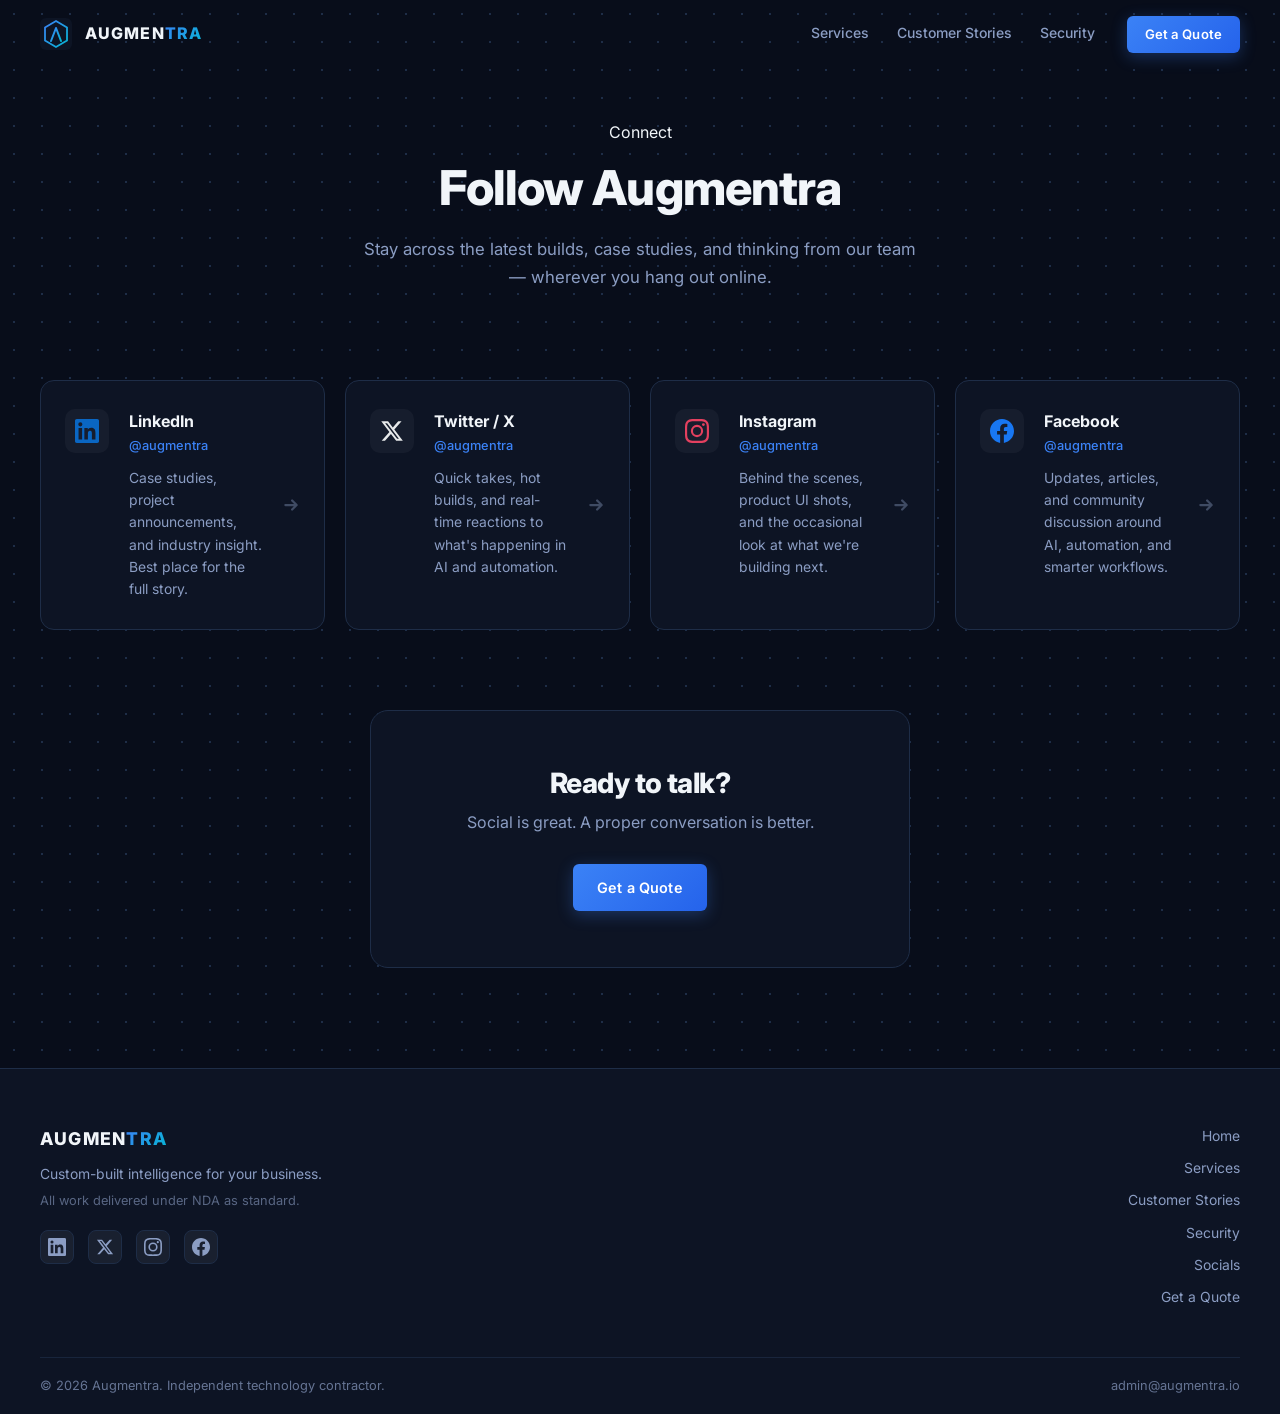
<file: socials.html>
<!DOCTYPE html>
<html lang="en">
<head>
  <meta charset="UTF-8" />
  <meta name="viewport" content="width=device-width, initial-scale=1.0" />
  <title>Augmentra — Follow Us</title>
  <meta name="description" content="Connect with Augmentra on LinkedIn, Twitter/X, Instagram, and Facebook." />
  <link rel="stylesheet" href="styles.css?v=7" />
  <link rel="icon" href="/favicon.svg?v=7" type="image/svg+xml" />
  <link rel="apple-touch-icon" href="/favicon.svg?v=7" />
</head>
<body class="dot-bg">

<nav class="nav" id="nav">
  <div class="container">
    <div class="nav-inner">
      <a href="/" class="nav-logo">
        <svg class="nav-logo-icon" viewBox="0 0 32 32" xmlns="http://www.w3.org/2000/svg">
          <defs>
            <linearGradient id="nlg" x1="0%" y1="0%" x2="100%" y2="100%">
              <stop offset="0%" stop-color="#3b82f6"/>
              <stop offset="100%" stop-color="#06b6d4"/>
            </linearGradient>
          </defs>
          <rect width="32" height="32" rx="6" fill="#0d1424"/>
          <polygon points="16,3 27,9.5 27,22.5 16,29 5,22.5 5,9.5" fill="none" stroke="url(#nlg)" stroke-width="1.8"/>
          <polyline points="11,23 16,10 21,23" fill="none" stroke="url(#nlg)" stroke-width="2" stroke-linecap="round" stroke-linejoin="round"/>
          <line x1="13" y1="18.5" x2="19" y2="18.5" stroke="url(#nlg)" stroke-width="1.8" stroke-linecap="round"/>
        </svg>
        <span class="nav-wordmark"><span class="nav-wm-aug">AUGMEN</span><span class="nav-wm-tra">TRA</span></span>
      </a>
      <div class="nav-links">
        <a href="/services">Services</a>
        <a href="/customer-stories">Customer Stories</a>
        <a href="/security">Security</a>
      </div>
      <div class="nav-cta">
        <a href="/quote" class="btn btn-primary btn-sm">Get a Quote</a>
      </div>
      <button class="hamburger" id="hamburger" aria-label="Menu" aria-expanded="false">
        <span></span><span></span><span></span>
      </button>
    </div>
    <div class="nav-mobile" id="nav-mobile">
      <a href="/services">Services</a>
      <a href="/customer-stories">Customer Stories</a>
      <a href="/security">Security</a>
      <a href="/quote" class="btn btn-primary btn-sm">Get a Quote</a>
    </div>
  </div>
</nav>

<main>
  <section class="socials-hero">
    <div class="container">
      <div class="socials-hero-inner">
        <div class="section-eyebrow">Connect</div>
        <h1>Follow Augmentra</h1>
        <p class="socials-hero-sub">Stay across the latest builds, case studies, and thinking from our team — wherever you hang out online.</p>
      </div>
    </div>
  </section>

  <section class="socials-grid-section">
    <div class="container">
      <div class="socials-cards">

        <!-- LinkedIn -->
        <a href="https://www.linkedin.com/company/augmentra-io/" target="_blank" rel="noopener noreferrer" class="social-card social-card--linkedin">
          <div class="social-card-icon">
            <svg viewBox="0 0 24 24" fill="currentColor" aria-hidden="true">
              <path d="M20.447 20.452h-3.554v-5.569c0-1.328-.027-3.037-1.852-3.037-1.853 0-2.136 1.445-2.136 2.939v5.667H9.351V9h3.414v1.561h.046c.477-.9 1.637-1.85 3.37-1.85 3.601 0 4.267 2.37 4.267 5.455v6.286zM5.337 7.433a2.062 2.062 0 01-2.063-2.065 2.064 2.064 0 112.063 2.065zm1.782 13.019H3.555V9h3.564v11.452zM22.225 0H1.771C.792 0 0 .774 0 1.729v20.542C0 23.227.792 24 1.771 24h20.451C23.2 24 24 23.227 24 22.271V1.729C24 .774 23.2 0 22.222 0h.003z"/>
            </svg>
          </div>
          <div class="social-card-body">
            <div class="social-card-name">LinkedIn</div>
            <div class="social-card-handle">@augmentra</div>
            <div class="social-card-desc">Case studies, project announcements, and industry insight. Best place for the full story.</div>
          </div>
          <div class="social-card-arrow">
            <svg viewBox="0 0 16 16" fill="none" stroke="currentColor" stroke-width="2" stroke-linecap="round" stroke-linejoin="round" aria-hidden="true">
              <path d="M3 8h10M9 4l4 4-4 4"/>
            </svg>
          </div>
        </a>

        <!-- Twitter / X -->
        <a href="https://x.com/augmentra" target="_blank" rel="noopener noreferrer" class="social-card social-card--twitter">
          <div class="social-card-icon">
            <svg viewBox="0 0 24 24" fill="currentColor" aria-hidden="true">
              <path d="M18.244 2.25h3.308l-7.227 8.26 8.502 11.24H16.17l-5.214-6.817L4.99 21.75H1.68l7.73-8.835L1.254 2.25H8.08l4.713 6.231zm-1.161 17.52h1.833L7.084 4.126H5.117z"/>
            </svg>
          </div>
          <div class="social-card-body">
            <div class="social-card-name">Twitter / X</div>
            <div class="social-card-handle">@augmentra</div>
            <div class="social-card-desc">Quick takes, hot builds, and real-time reactions to what's happening in AI and automation.</div>
          </div>
          <div class="social-card-arrow">
            <svg viewBox="0 0 16 16" fill="none" stroke="currentColor" stroke-width="2" stroke-linecap="round" stroke-linejoin="round" aria-hidden="true">
              <path d="M3 8h10M9 4l4 4-4 4"/>
            </svg>
          </div>
        </a>

        <!-- Instagram -->
        <a href="https://instagram.com/augmentra" target="_blank" rel="noopener noreferrer" class="social-card social-card--instagram">
          <div class="social-card-icon">
            <svg viewBox="0 0 24 24" fill="currentColor" aria-hidden="true">
              <path d="M12 2.163c3.204 0 3.584.012 4.85.07 3.252.148 4.771 1.691 4.919 4.919.058 1.265.069 1.645.069 4.849 0 3.205-.012 3.584-.069 4.849-.149 3.225-1.664 4.771-4.919 4.919-1.266.058-1.644.07-4.85.07-3.204 0-3.584-.012-4.849-.07-3.26-.149-4.771-1.699-4.919-4.92-.058-1.265-.07-1.644-.07-4.849 0-3.204.013-3.583.07-4.849.149-3.227 1.664-4.771 4.919-4.919 1.266-.057 1.645-.069 4.849-.069zM12 0C8.741 0 8.333.014 7.053.072 2.695.272.273 2.69.073 7.052.014 8.333 0 8.741 0 12c0 3.259.014 3.668.072 4.948.2 4.358 2.618 6.78 6.98 6.98C8.333 23.986 8.741 24 12 24c3.259 0 3.668-.014 4.948-.072 4.354-.2 6.782-2.618 6.979-6.98.059-1.28.073-1.689.073-4.948 0-3.259-.014-3.667-.072-4.947-.196-4.354-2.617-6.78-6.979-6.98C15.668.014 15.259 0 12 0zm0 5.838a6.162 6.162 0 100 12.324 6.162 6.162 0 000-12.324zM12 16a4 4 0 110-8 4 4 0 010 8zm6.406-11.845a1.44 1.44 0 100 2.881 1.44 1.44 0 000-2.881z"/>
            </svg>
          </div>
          <div class="social-card-body">
            <div class="social-card-name">Instagram</div>
            <div class="social-card-handle">@augmentra</div>
            <div class="social-card-desc">Behind the scenes, product UI shots, and the occasional look at what we're building next.</div>
          </div>
          <div class="social-card-arrow">
            <svg viewBox="0 0 16 16" fill="none" stroke="currentColor" stroke-width="2" stroke-linecap="round" stroke-linejoin="round" aria-hidden="true">
              <path d="M3 8h10M9 4l4 4-4 4"/>
            </svg>
          </div>
        </a>

        <!-- Facebook -->
        <a href="https://facebook.com/augmentra" target="_blank" rel="noopener noreferrer" class="social-card social-card--facebook">
          <div class="social-card-icon">
            <svg viewBox="0 0 24 24" fill="currentColor" aria-hidden="true">
              <path d="M24 12.073c0-6.627-5.373-12-12-12s-12 5.373-12 12c0 5.99 4.388 10.954 10.125 11.854v-8.385H7.078v-3.47h3.047V9.43c0-3.007 1.792-4.669 4.533-4.669 1.312 0 2.686.235 2.686.235v2.953H15.83c-1.491 0-1.956.925-1.956 1.874v2.25h3.328l-.532 3.47h-2.796v8.385C19.612 23.027 24 18.062 24 12.073z"/>
            </svg>
          </div>
          <div class="social-card-body">
            <div class="social-card-name">Facebook</div>
            <div class="social-card-handle">@augmentra</div>
            <div class="social-card-desc">Updates, articles, and community discussion around AI, automation, and smarter workflows.</div>
          </div>
          <div class="social-card-arrow">
            <svg viewBox="0 0 16 16" fill="none" stroke="currentColor" stroke-width="2" stroke-linecap="round" stroke-linejoin="round" aria-hidden="true">
              <path d="M3 8h10M9 4l4 4-4 4"/>
            </svg>
          </div>
        </a>

      </div>
    </div>
  </section>

  <section class="socials-cta-section">
    <div class="container">
      <div class="socials-cta-inner">
        <h2>Ready to talk?</h2>
        <p>Social is great. A proper conversation is better.</p>
        <a href="/quote" class="btn btn-primary">Get a Quote</a>
      </div>
    </div>
  </section>
</main>

<footer class="footer">
  <div class="container">
    <div class="footer-body">
      <div>
        <div style="font-size:1.1rem;font-weight:800;letter-spacing:0.07em;color:#f1f5f9;margin-bottom:10px;white-space:nowrap;display:block;">AUGMEN<span style="background:linear-gradient(135deg,#3b82f6,#06b6d4);-webkit-background-clip:text;-webkit-text-fill-color:transparent;background-clip:text;">TRA</span></div>
        <div class="footer-tagline">Custom-built intelligence for your business.</div>
        <div class="footer-note">All work delivered under NDA as standard.</div>
        <div class="footer-social-row">
          <a href="https://www.linkedin.com/company/augmentra-io/" target="_blank" rel="noopener noreferrer" class="footer-social-link" aria-label="LinkedIn">
            <svg viewBox="0 0 24 24" fill="currentColor" width="18" height="18"><path d="M20.447 20.452h-3.554v-5.569c0-1.328-.027-3.037-1.852-3.037-1.853 0-2.136 1.445-2.136 2.939v5.667H9.351V9h3.414v1.561h.046c.477-.9 1.637-1.85 3.37-1.85 3.601 0 4.267 2.37 4.267 5.455v6.286zM5.337 7.433a2.062 2.062 0 01-2.063-2.065 2.064 2.064 0 112.063 2.065zm1.782 13.019H3.555V9h3.564v11.452zM22.225 0H1.771C.792 0 0 .774 0 1.729v20.542C0 23.227.792 24 1.771 24h20.451C23.2 24 24 23.227 24 22.271V1.729C24 .774 23.2 0 22.222 0h.003z"/></svg>
          </a>
          <a href="https://x.com/augmentra" target="_blank" rel="noopener noreferrer" class="footer-social-link" aria-label="Twitter / X">
            <svg viewBox="0 0 24 24" fill="currentColor" width="18" height="18"><path d="M18.244 2.25h3.308l-7.227 8.26 8.502 11.24H16.17l-5.214-6.817L4.99 21.75H1.68l7.73-8.835L1.254 2.25H8.08l4.713 6.231zm-1.161 17.52h1.833L7.084 4.126H5.117z"/></svg>
          </a>
          <a href="https://instagram.com/augmentra" target="_blank" rel="noopener noreferrer" class="footer-social-link" aria-label="Instagram">
            <svg viewBox="0 0 24 24" fill="currentColor" width="18" height="18"><path d="M12 2.163c3.204 0 3.584.012 4.85.07 3.252.148 4.771 1.691 4.919 4.919.058 1.265.069 1.645.069 4.849 0 3.205-.012 3.584-.069 4.849-.149 3.225-1.664 4.771-4.919 4.919-1.266.058-1.644.07-4.85.07-3.204 0-3.584-.012-4.849-.07-3.26-.149-4.771-1.699-4.919-4.92-.058-1.265-.07-1.644-.07-4.849 0-3.204.013-3.583.07-4.849.149-3.227 1.664-4.771 4.919-4.919 1.266-.057 1.645-.069 4.849-.069zM12 0C8.741 0 8.333.014 7.053.072 2.695.272.273 2.69.073 7.052.014 8.333 0 8.741 0 12c0 3.259.014 3.668.072 4.948.2 4.358 2.618 6.78 6.98 6.98C8.333 23.986 8.741 24 12 24c3.259 0 3.668-.014 4.948-.072 4.354-.2 6.782-2.618 6.979-6.98.059-1.28.073-1.689.073-4.948 0-3.259-.014-3.667-.072-4.947-.196-4.354-2.617-6.78-6.979-6.98C15.668.014 15.259 0 12 0zm0 5.838a6.162 6.162 0 100 12.324 6.162 6.162 0 000-12.324zM12 16a4 4 0 110-8 4 4 0 010 8zm6.406-11.845a1.44 1.44 0 100 2.881 1.44 1.44 0 000-2.881z"/></svg>
          </a>
          <a href="https://facebook.com/augmentra" target="_blank" rel="noopener noreferrer" class="footer-social-link" aria-label="Facebook">
            <svg viewBox="0 0 24 24" fill="currentColor" width="18" height="18"><path d="M24 12.073c0-6.627-5.373-12-12-12s-12 5.373-12 12c0 5.99 4.388 10.954 10.125 11.854v-8.385H7.078v-3.47h3.047V9.43c0-3.007 1.792-4.669 4.533-4.669 1.312 0 2.686.235 2.686.235v2.953H15.83c-1.491 0-1.956.925-1.956 1.874v2.25h3.328l-.532 3.47h-2.796v8.385C19.612 23.027 24 18.062 24 12.073z"/></svg>
          </a>
        </div>
      </div>
      <nav class="footer-nav">
        <a href="/">Home</a>
        <a href="/services">Services</a>
        <a href="/customer-stories">Customer Stories</a>
        <a href="/security">Security</a>
        <a href="/socials">Socials</a>
        <a href="/quote">Get a Quote</a>
      </nav>
    </div>
    <div class="footer-bottom">
      <span>&copy; 2026 Augmentra. Independent technology contractor.</span>
      <a href="mailto:admin@augmentra.io">admin@augmentra.io</a>
    </div>
  </div>
</footer>

<script src="main.js?v=7"></script>
</body>
</html>
</file>
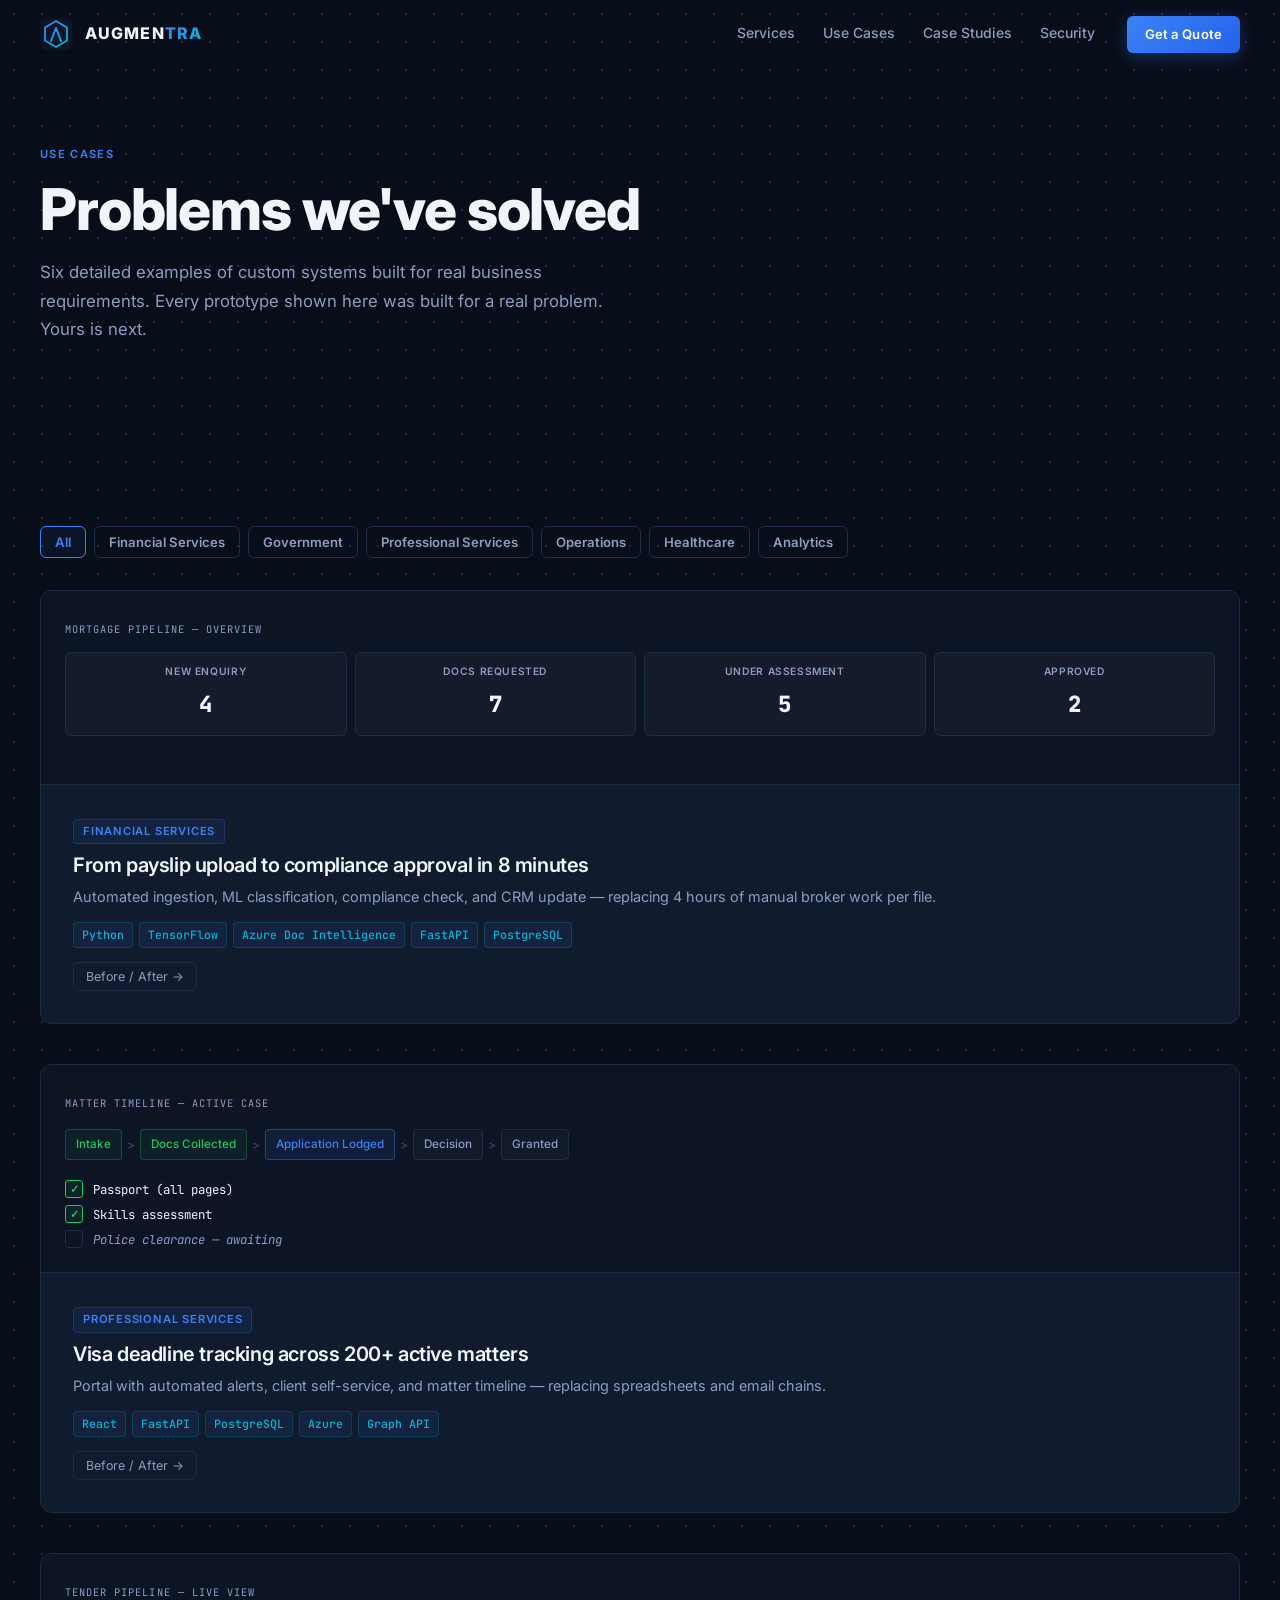
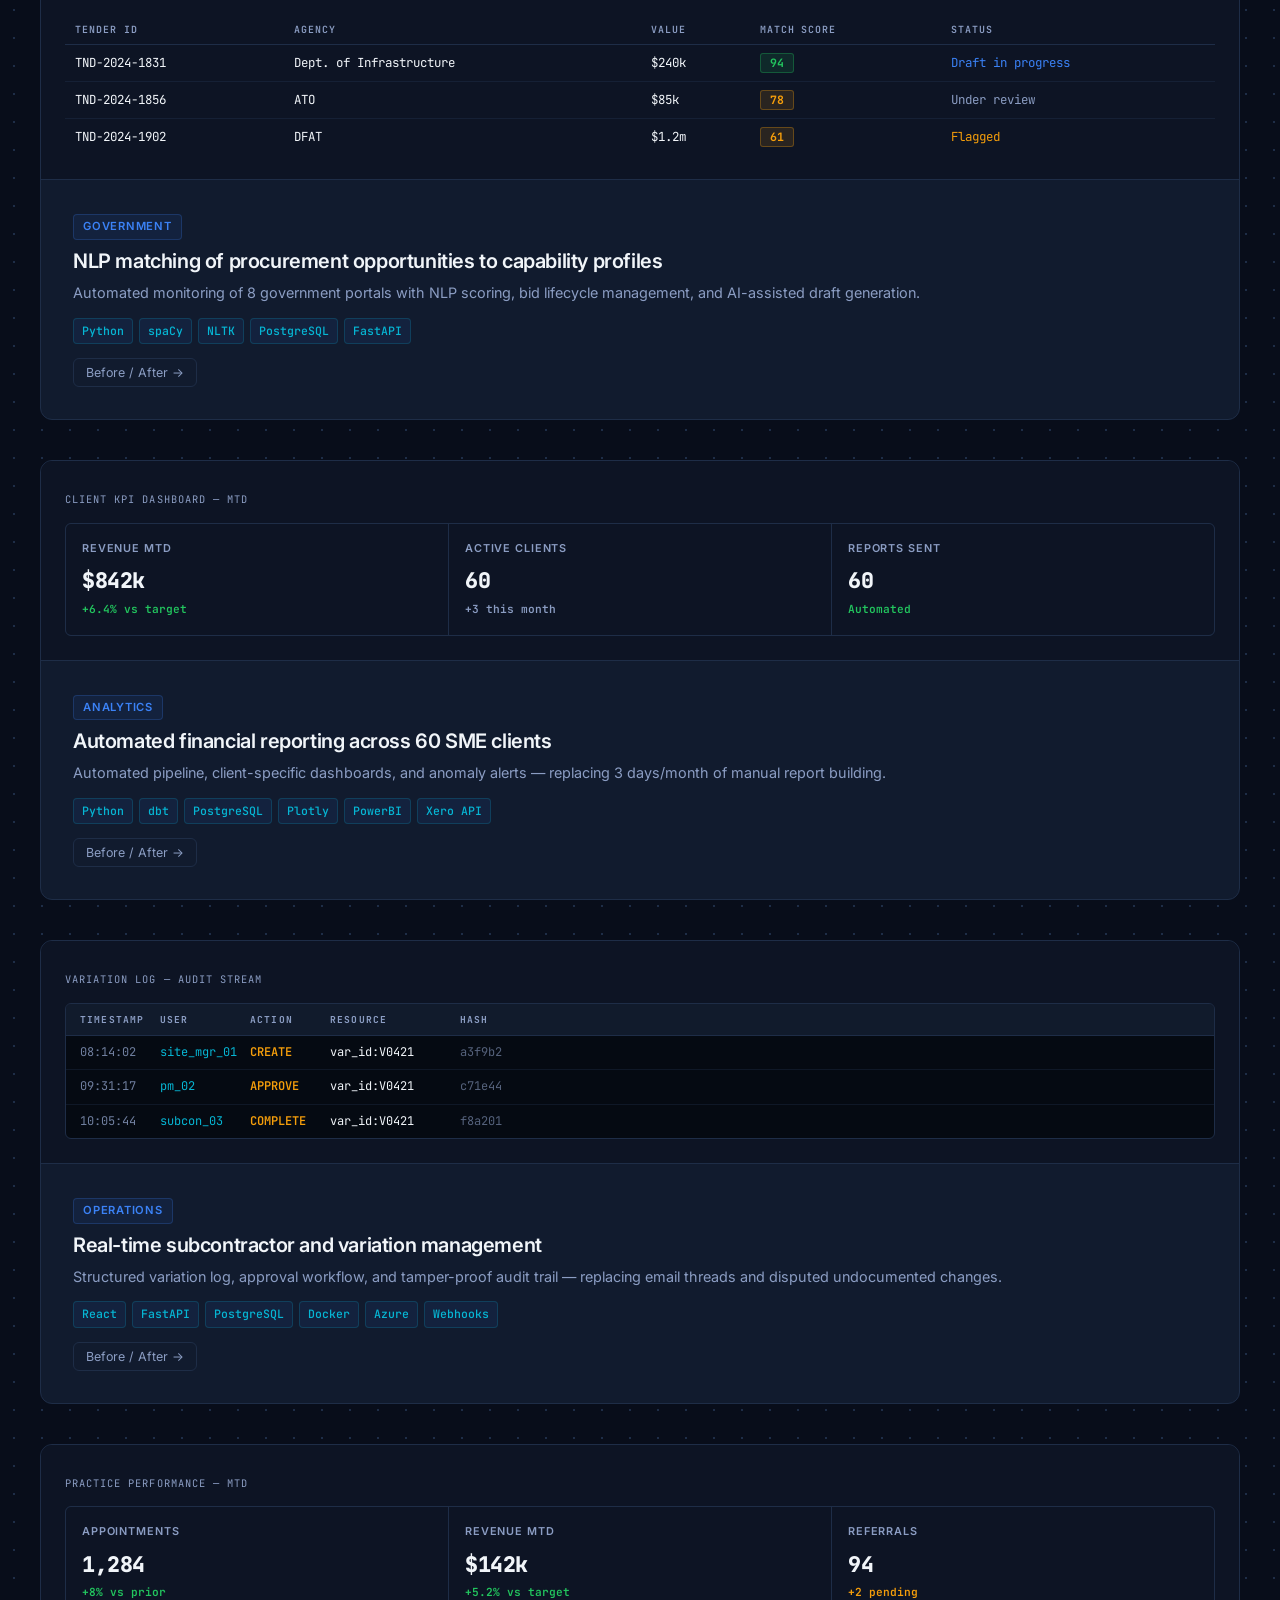
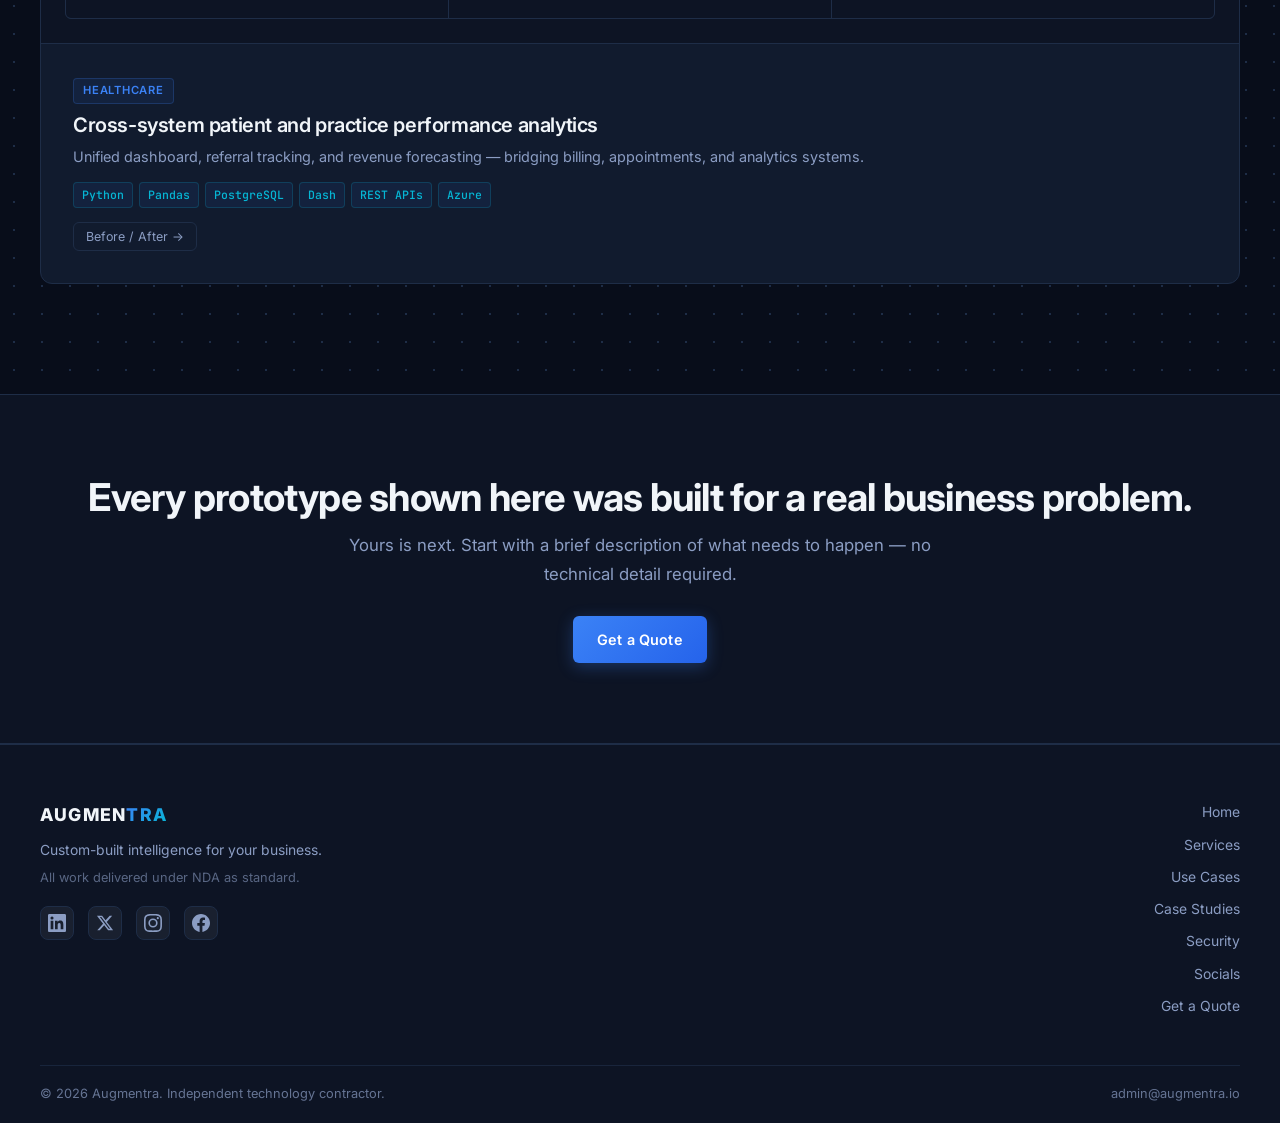
<file: use-cases.html>
<!DOCTYPE html>
<html lang="en">
<head>
  <meta charset="UTF-8" />
  <meta name="viewport" content="width=device-width, initial-scale=1.0" />
  <title>Use Cases — Augmentra</title>
  <meta name="description" content="Six detailed examples of custom systems built for real business requirements across financial services, government, professional services, operations, healthcare, and analytics." />
  <link rel="stylesheet" href="styles.css?v=7" />
  <link rel="icon" href="/favicon.svg?v=7" type="image/svg+xml" />
  <link rel="apple-touch-icon" href="/favicon.svg?v=7" />
</head>
<body class="dot-bg">

<nav class="nav" id="nav">
  <div class="container">
    <div class="nav-inner">
      <a href="/" class="nav-logo">
        <svg class="nav-logo-icon" viewBox="0 0 32 32" xmlns="http://www.w3.org/2000/svg">
          <defs>
            <linearGradient id="nlg" x1="0%" y1="0%" x2="100%" y2="100%">
              <stop offset="0%" stop-color="#3b82f6"/>
              <stop offset="100%" stop-color="#06b6d4"/>
            </linearGradient>
          </defs>
          <rect width="32" height="32" rx="6" fill="#0d1424"/>
          <polygon points="16,3 27,9.5 27,22.5 16,29 5,22.5 5,9.5" fill="none" stroke="url(#nlg)" stroke-width="1.8"/>
          <polyline points="11,23 16,10 21,23" fill="none" stroke="url(#nlg)" stroke-width="2" stroke-linecap="round" stroke-linejoin="round"/>
          <line x1="13" y1="18.5" x2="19" y2="18.5" stroke="url(#nlg)" stroke-width="1.8" stroke-linecap="round"/>
        </svg>
        <span class="nav-wordmark"><span class="nav-wm-aug">AUGMEN</span><span class="nav-wm-tra">TRA</span></span>
      </a>
      <div class="nav-links">
        <a href="/services">Services</a>
        <a href="/customer-stories">Use Cases</a>
        <a href="/customer-stories">Case Studies</a>
        <a href="/security">Security</a>
      </div>
      <div class="nav-cta">
        <a href="/quote" class="btn btn-primary btn-sm">Get a Quote</a>
      </div>
      <button class="hamburger" id="hamburger" aria-label="Menu" aria-expanded="false">
        <span></span><span></span><span></span>
      </button>
    </div>
    <div class="nav-mobile" id="nav-mobile">
      <a href="/services">Services</a>
      <a href="/customer-stories">Use Cases</a>
      <a href="/customer-stories">Case Studies</a>
      <a href="/security">Security</a>
      <a href="/quote" class="btn btn-primary btn-sm">Get a Quote</a>
    </div>
  </div>
</nav>

<!-- PAGE HERO -->
<section class="page-hero">
  <div class="container">
    <span class="eyebrow">Use Cases</span>
    <h1>Problems we've solved</h1>
    <p class="sub">Six detailed examples of custom systems built for real business requirements. Every prototype shown here was built for a real problem. Yours is next.</p>
  </div>
</section>

<!-- USE CASES -->
<section class="section">
  <div class="container">

    <div class="uc-filters" role="group" aria-label="Filter use cases">
      <button class="uc-filter-btn active" data-filter="all" tabindex="0">All</button>
      <button class="uc-filter-btn" data-filter="financial" tabindex="0">Financial Services</button>
      <button class="uc-filter-btn" data-filter="government" tabindex="0">Government</button>
      <button class="uc-filter-btn" data-filter="professional" tabindex="0">Professional Services</button>
      <button class="uc-filter-btn" data-filter="operations" tabindex="0">Operations</button>
      <button class="uc-filter-btn" data-filter="healthcare" tabindex="0">Healthcare</button>
      <button class="uc-filter-btn" data-filter="analytics" tabindex="0">Analytics</button>
    </div>

    <div class="use-cases-list" id="uc-list">

      <!-- USE CASE 1 — Mortgage Document Intelligence -->
      <div class="use-case-card uc-filterable" data-category="financial">
        <div class="uc-mock">
          <div style="margin-bottom:12px;"><span style="font-family:var(--font-mono);font-size:0.65rem;letter-spacing:0.1em;text-transform:uppercase;color:var(--muted);">Mortgage Pipeline — Overview</span></div>
          <div class="kanban-flow">
            <div class="kanban-col"><span class="kanban-label">New Enquiry</span><span class="kanban-count">4</span></div>
            <div class="kanban-col"><span class="kanban-label">Docs Requested</span><span class="kanban-count">7</span></div>
            <div class="kanban-col"><span class="kanban-label">Under Assessment</span><span class="kanban-count">5</span></div>
            <div class="kanban-col"><span class="kanban-label">Approved</span><span class="kanban-count">2</span></div>
          </div>
        </div>
        <div class="uc-content">
          <span class="teaser-pill">Financial Services</span>
          <h3 style="margin-top:10px;">From payslip upload to compliance approval in 8 minutes</h3>
          <p style="font-size:0.9rem;margin:8px 0 12px;">Automated ingestion, ML classification, compliance check, and CRM update — replacing 4 hours of manual broker work per file.</p>
          <div class="tags" style="margin-bottom:14px;">
            <span class="tag">Python</span><span class="tag">TensorFlow</span><span class="tag">Azure Doc Intelligence</span><span class="tag">FastAPI</span><span class="tag">PostgreSQL</span>
          </div>
          <div class="uc-flip-toggle">
            <button class="uc-flip-btn" data-target="flip-1">Before / After &#x2192;</button>
            <div class="uc-flip-panel" id="flip-1" hidden>
              <div class="uc-before-after">
                <div class="uc-before"><div class="uc-ba-label">Before</div><p>Manual process: 4 hours/application, 12% error rate</p></div>
                <div class="uc-after"><div class="uc-ba-label">After</div><p>Automated: 8 min/application, 0.3% error rate</p></div>
              </div>
            </div>
          </div>
        </div>
      </div>

      <!-- USE CASE 2 — Immigration Matter Portal -->
      <div class="use-case-card uc-filterable" data-category="professional">
        <div class="uc-mock">
          <div style="margin-bottom:14px;"><span style="font-family:var(--font-mono);font-size:0.65rem;letter-spacing:0.1em;text-transform:uppercase;color:var(--muted);">Matter Timeline — Active Case</span></div>
          <div class="progress-flow">
            <div class="pf-step"><span class="pf-label complete">Intake</span><span class="pf-arrow">&gt;</span></div>
            <div class="pf-step"><span class="pf-label complete">Docs Collected</span><span class="pf-arrow">&gt;</span></div>
            <div class="pf-step"><span class="pf-label active">Application Lodged</span><span class="pf-arrow">&gt;</span></div>
            <div class="pf-step"><span class="pf-label">Decision</span><span class="pf-arrow">&gt;</span></div>
            <div class="pf-step"><span class="pf-label">Granted</span></div>
          </div>
          <div class="doc-checklist" style="margin-top:12px;">
            <div class="doc-item"><span class="doc-check">&#x2713;</span><span class="doc-text">Passport (all pages)</span></div>
            <div class="doc-item"><span class="doc-check">&#x2713;</span><span class="doc-text">Skills assessment</span></div>
            <div class="doc-item"><span class="doc-check empty"></span><span class="doc-text pending">Police clearance — awaiting</span></div>
          </div>
        </div>
        <div class="uc-content">
          <span class="teaser-pill">Professional Services</span>
          <h3 style="margin-top:10px;">Visa deadline tracking across 200+ active matters</h3>
          <p style="font-size:0.9rem;margin:8px 0 12px;">Portal with automated alerts, client self-service, and matter timeline — replacing spreadsheets and email chains.</p>
          <div class="tags" style="margin-bottom:14px;">
            <span class="tag">React</span><span class="tag">FastAPI</span><span class="tag">PostgreSQL</span><span class="tag">Azure</span><span class="tag">Graph API</span>
          </div>
          <div class="uc-flip-toggle">
            <button class="uc-flip-btn" data-target="flip-2">Before / After &#x2192;</button>
            <div class="uc-flip-panel" id="flip-2" hidden>
              <div class="uc-before-after">
                <div class="uc-before"><div class="uc-ba-label">Before</div><p>Deadlines in spreadsheets, client updates by email, missed renewals</p></div>
                <div class="uc-after"><div class="uc-ba-label">After</div><p>Automated alerts, client self-service portal, zero missed deadlines</p></div>
              </div>
            </div>
          </div>
        </div>
      </div>

      <!-- USE CASE 3 — Government Tender Intelligence -->
      <div class="use-case-card uc-filterable" data-category="government">
        <div class="uc-mock">
          <div style="margin-bottom:12px;"><span style="font-family:var(--font-mono);font-size:0.65rem;letter-spacing:0.1em;text-transform:uppercase;color:var(--muted);">Tender Pipeline — Live View</span></div>
          <div style="overflow-x:auto;">
            <table class="mock-table">
              <thead><tr><th>Tender ID</th><th>Agency</th><th>Value</th><th>Match Score</th><th>Status</th></tr></thead>
              <tbody>
                <tr><td>TND-2024-1831</td><td>Dept. of Infrastructure</td><td>$240k</td><td><span class="mock-score high">94</span></td><td style="color:var(--accent);font-size:0.78rem;">Draft in progress</td></tr>
                <tr><td>TND-2024-1856</td><td>ATO</td><td>$85k</td><td><span class="mock-score med">78</span></td><td style="color:var(--muted);font-size:0.78rem;">Under review</td></tr>
                <tr><td>TND-2024-1902</td><td>DFAT</td><td>$1.2m</td><td><span class="mock-score med">61</span></td><td style="color:var(--warning);font-size:0.78rem;">Flagged</td></tr>
              </tbody>
            </table>
          </div>
        </div>
        <div class="uc-content">
          <span class="teaser-pill">Government</span>
          <h3 style="margin-top:10px;">NLP matching of procurement opportunities to capability profiles</h3>
          <p style="font-size:0.9rem;margin:8px 0 12px;">Automated monitoring of 8 government portals with NLP scoring, bid lifecycle management, and AI-assisted draft generation.</p>
          <div class="tags" style="margin-bottom:14px;">
            <span class="tag">Python</span><span class="tag">spaCy</span><span class="tag">NLTK</span><span class="tag">PostgreSQL</span><span class="tag">FastAPI</span>
          </div>
          <div class="uc-flip-toggle">
            <button class="uc-flip-btn" data-target="flip-3">Before / After &#x2192;</button>
            <div class="uc-flip-panel" id="flip-3" hidden>
              <div class="uc-before-after">
                <div class="uc-before"><div class="uc-ba-label">Before</div><p>Manually checking 8 portals daily — opportunities regularly missed</p></div>
                <div class="uc-after"><div class="uc-ba-label">After</div><p>Automated monitoring, NLP scoring, bid lifecycle managed end-to-end</p></div>
              </div>
            </div>
          </div>
        </div>
      </div>

      <!-- USE CASE 4 — Multi-Client Accounting Dashboard -->
      <div class="use-case-card uc-filterable" data-category="analytics">
        <div class="uc-mock">
          <div style="margin-bottom:12px;"><span style="font-family:var(--font-mono);font-size:0.65rem;letter-spacing:0.1em;text-transform:uppercase;color:var(--muted);">Client KPI Dashboard — MTD</span></div>
          <div class="kpi-grid">
            <div class="kpi-cell"><div class="kpi-name">Revenue MTD</div><div class="kpi-value">$842k</div><div class="kpi-delta green">+6.4% vs target</div></div>
            <div class="kpi-cell"><div class="kpi-name">Active Clients</div><div class="kpi-value">60</div><div class="kpi-delta neutral">+3 this month</div></div>
            <div class="kpi-cell"><div class="kpi-name">Reports Sent</div><div class="kpi-value">60</div><div class="kpi-delta green">Automated</div></div>
          </div>
        </div>
        <div class="uc-content">
          <span class="teaser-pill">Analytics</span>
          <h3 style="margin-top:10px;">Automated financial reporting across 60 SME clients</h3>
          <p style="font-size:0.9rem;margin:8px 0 12px;">Automated pipeline, client-specific dashboards, and anomaly alerts — replacing 3 days/month of manual report building.</p>
          <div class="tags" style="margin-bottom:14px;">
            <span class="tag">Python</span><span class="tag">dbt</span><span class="tag">PostgreSQL</span><span class="tag">Plotly</span><span class="tag">PowerBI</span><span class="tag">Xero API</span>
          </div>
          <div class="uc-flip-toggle">
            <button class="uc-flip-btn" data-target="flip-4">Before / After &#x2192;</button>
            <div class="uc-flip-panel" id="flip-4" hidden>
              <div class="uc-before-after">
                <div class="uc-before"><div class="uc-ba-label">Before</div><p>Analyst spends 3 days/month building same reports for each client</p></div>
                <div class="uc-after"><div class="uc-ba-label">After</div><p>Fully automated pipeline — reports generated and delivered on schedule</p></div>
              </div>
            </div>
          </div>
        </div>
      </div>

      <!-- USE CASE 5 — Construction Variation Tracker -->
      <div class="use-case-card uc-filterable" data-category="operations">
        <div class="uc-mock">
          <div style="margin-bottom:12px;"><span style="font-family:var(--font-mono);font-size:0.65rem;letter-spacing:0.1em;text-transform:uppercase;color:var(--muted);">Variation Log — Audit Stream</span></div>
          <div class="audit-log">
            <div class="audit-header"><span>Timestamp</span><span>User</span><span>Action</span><span>Resource</span><span>Hash</span></div>
            <div class="audit-row"><span class="col-time">08:14:02</span><span class="col-user">site_mgr_01</span><span class="col-action">CREATE</span><span class="col-resource">var_id:V0421</span><span class="col-hash">a3f9b2</span></div>
            <div class="audit-row"><span class="col-time">09:31:17</span><span class="col-user">pm_02</span><span class="col-action">APPROVE</span><span class="col-resource">var_id:V0421</span><span class="col-hash">c71e44</span></div>
            <div class="audit-row"><span class="col-time">10:05:44</span><span class="col-user">subcon_03</span><span class="col-action">COMPLETE</span><span class="col-resource">var_id:V0421</span><span class="col-hash">f8a201</span></div>
          </div>
        </div>
        <div class="uc-content">
          <span class="teaser-pill">Operations</span>
          <h3 style="margin-top:10px;">Real-time subcontractor and variation management</h3>
          <p style="font-size:0.9rem;margin:8px 0 12px;">Structured variation log, approval workflow, and tamper-proof audit trail — replacing email threads and disputed undocumented changes.</p>
          <div class="tags" style="margin-bottom:14px;">
            <span class="tag">React</span><span class="tag">FastAPI</span><span class="tag">PostgreSQL</span><span class="tag">Docker</span><span class="tag">Azure</span><span class="tag">Webhooks</span>
          </div>
          <div class="uc-flip-toggle">
            <button class="uc-flip-btn" data-target="flip-5">Before / After &#x2192;</button>
            <div class="uc-flip-panel" id="flip-5" hidden>
              <div class="uc-before-after">
                <div class="uc-before"><div class="uc-ba-label">Before</div><p>Variations tracked in emails — disputes over undocumented changes</p></div>
                <div class="uc-after"><div class="uc-ba-label">After</div><p>Structured log with approval workflow and immutable audit trail</p></div>
              </div>
            </div>
          </div>
        </div>
      </div>

      <!-- USE CASE 6 — Allied Health Analytics -->
      <div class="use-case-card uc-filterable" data-category="healthcare">
        <div class="uc-mock">
          <div style="margin-bottom:12px;"><span style="font-family:var(--font-mono);font-size:0.65rem;letter-spacing:0.1em;text-transform:uppercase;color:var(--muted);">Practice Performance — MTD</span></div>
          <div class="kpi-grid">
            <div class="kpi-cell"><div class="kpi-name">Appointments</div><div class="kpi-value">1,284</div><div class="kpi-delta green">+8% vs prior</div></div>
            <div class="kpi-cell"><div class="kpi-name">Revenue MTD</div><div class="kpi-value">$142k</div><div class="kpi-delta green">+5.2% vs target</div></div>
            <div class="kpi-cell"><div class="kpi-name">Referrals</div><div class="kpi-value">94</div><div class="kpi-delta amber">+2 pending</div></div>
          </div>
        </div>
        <div class="uc-content">
          <span class="teaser-pill">Healthcare</span>
          <h3 style="margin-top:10px;">Cross-system patient and practice performance analytics</h3>
          <p style="font-size:0.9rem;margin:8px 0 12px;">Unified dashboard, referral tracking, and revenue forecasting — bridging billing, appointments, and analytics systems.</p>
          <div class="tags" style="margin-bottom:14px;">
            <span class="tag">Python</span><span class="tag">Pandas</span><span class="tag">PostgreSQL</span><span class="tag">Dash</span><span class="tag">REST APIs</span><span class="tag">Azure</span>
          </div>
          <div class="uc-flip-toggle">
            <button class="uc-flip-btn" data-target="flip-6">Before / After &#x2192;</button>
            <div class="uc-flip-panel" id="flip-6" hidden>
              <div class="uc-before-after">
                <div class="uc-before"><div class="uc-ba-label">Before</div><p>Billing in one system, appointments in another, no unified visibility</p></div>
                <div class="uc-after"><div class="uc-ba-label">After</div><p>Unified dashboard, automated referral tracking, revenue forecasting</p></div>
              </div>
            </div>
          </div>
        </div>
      </div>

    </div>
  </div>
</section>

<!-- BOTTOM CTA -->
<section class="cta-bar">
  <div class="container">
    <h2>Every prototype shown here was built for a real business problem.</h2>
    <p class="sub">Yours is next. Start with a brief description of what needs to happen — no technical detail required.</p>
    <a href="/quote" class="btn btn-primary">Get a Quote</a>
  </div>
</section>

<footer class="footer">
  <div class="container">
    <div class="footer-body">
      <div>
        <div style="font-size:1.1rem;font-weight:800;letter-spacing:0.07em;color:#f1f5f9;margin-bottom:10px;white-space:nowrap;display:block;">AUGMEN<span style="background:linear-gradient(135deg,#3b82f6,#06b6d4);-webkit-background-clip:text;-webkit-text-fill-color:transparent;background-clip:text;">TRA</span></div>
        <div class="footer-tagline">Custom-built intelligence for your business.</div>
        <div class="footer-note">All work delivered under NDA as standard.</div>
        <div class="footer-social-row">
          <a href="https://www.linkedin.com/company/augmentra-io/" target="_blank" rel="noopener noreferrer" class="footer-social-link" aria-label="LinkedIn">
            <svg viewBox="0 0 24 24" fill="currentColor" width="18" height="18"><path d="M20.447 20.452h-3.554v-5.569c0-1.328-.027-3.037-1.852-3.037-1.853 0-2.136 1.445-2.136 2.939v5.667H9.351V9h3.414v1.561h.046c.477-.9 1.637-1.85 3.37-1.85 3.601 0 4.267 2.37 4.267 5.455v6.286zM5.337 7.433a2.062 2.062 0 01-2.063-2.065 2.064 2.064 0 112.063 2.065zm1.782 13.019H3.555V9h3.564v11.452zM22.225 0H1.771C.792 0 0 .774 0 1.729v20.542C0 23.227.792 24 1.771 24h20.451C23.2 24 24 23.227 24 22.271V1.729C24 .774 23.2 0 22.222 0h.003z"/></svg>
          </a>
          <a href="https://x.com/augmentra" target="_blank" rel="noopener noreferrer" class="footer-social-link" aria-label="Twitter / X">
            <svg viewBox="0 0 24 24" fill="currentColor" width="18" height="18"><path d="M18.244 2.25h3.308l-7.227 8.26 8.502 11.24H16.17l-5.214-6.817L4.99 21.75H1.68l7.73-8.835L1.254 2.25H8.08l4.713 6.231zm-1.161 17.52h1.833L7.084 4.126H5.117z"/></svg>
          </a>
          <a href="https://instagram.com/augmentra" target="_blank" rel="noopener noreferrer" class="footer-social-link" aria-label="Instagram">
            <svg viewBox="0 0 24 24" fill="currentColor" width="18" height="18"><path d="M12 2.163c3.204 0 3.584.012 4.85.07 3.252.148 4.771 1.691 4.919 4.919.058 1.265.069 1.645.069 4.849 0 3.205-.012 3.584-.069 4.849-.149 3.225-1.664 4.771-4.919 4.919-1.266.058-1.644.07-4.85.07-3.204 0-3.584-.012-4.849-.07-3.26-.149-4.771-1.699-4.919-4.92-.058-1.265-.07-1.644-.07-4.849 0-3.204.013-3.583.07-4.849.149-3.227 1.664-4.771 4.919-4.919 1.266-.057 1.645-.069 4.849-.069zM12 0C8.741 0 8.333.014 7.053.072 2.695.272.273 2.69.073 7.052.014 8.333 0 8.741 0 12c0 3.259.014 3.668.072 4.948.2 4.358 2.618 6.78 6.98 6.98C8.333 23.986 8.741 24 12 24c3.259 0 3.668-.014 4.948-.072 4.354-.2 6.782-2.618 6.979-6.98.059-1.28.073-1.689.073-4.948 0-3.259-.014-3.667-.072-4.947-.196-4.354-2.617-6.78-6.979-6.98C15.668.014 15.259 0 12 0zm0 5.838a6.162 6.162 0 100 12.324 6.162 6.162 0 000-12.324zM12 16a4 4 0 110-8 4 4 0 010 8zm6.406-11.845a1.44 1.44 0 100 2.881 1.44 1.44 0 000-2.881z"/></svg>
          </a>
          <a href="https://facebook.com/augmentra" target="_blank" rel="noopener noreferrer" class="footer-social-link" aria-label="Facebook">
            <svg viewBox="0 0 24 24" fill="currentColor" width="18" height="18"><path d="M24 12.073c0-6.627-5.373-12-12-12s-12 5.373-12 12c0 5.99 4.388 10.954 10.125 11.854v-8.385H7.078v-3.47h3.047V9.43c0-3.007 1.792-4.669 4.533-4.669 1.312 0 2.686.235 2.686.235v2.953H15.83c-1.491 0-1.956.925-1.956 1.874v2.25h3.328l-.532 3.47h-2.796v8.385C19.612 23.027 24 18.062 24 12.073z"/></svg>
          </a>
        </div>
      </div>
      <nav class="footer-nav">
        <a href="/">Home</a>
        <a href="/services">Services</a>
        <a href="/customer-stories">Use Cases</a>
        <a href="/customer-stories">Case Studies</a>
        <a href="/security">Security</a>
        <a href="/socials">Socials</a>
        <a href="/quote">Get a Quote</a>
      </nav>
    </div>
    <div class="footer-bottom">
      <span>&copy; 2026 Augmentra. Independent technology contractor.</span>
      <a href="mailto:admin@augmentra.io">admin@augmentra.io</a>
    </div>
  </div>
</footer>

<script src="main.js?v=7"></script>
</body>
</html>
</file>
<file: styles.css>
/* ============================================================
   AUGMENTRA — styles.css
   ============================================================ */

@import url('https://fonts.googleapis.com/css2?family=Inter:wght@400;500;600;700;800&family=JetBrains+Mono:wght@400;500&display=swap');

/* ============================================================
   CSS CUSTOM PROPERTIES
   ============================================================ */
:root {
  --bg:        #080d1a;
  --surface:   #0d1424;
  --card:      #111b2e;
  --border:    #1e2d47;
  --accent:    #3b82f6;
  --cyan:      #06b6d4;
  --text:      #f1f5f9;
  --muted:     #8b9dc3;
  --success:   #22c55e;
  --warning:   #f59e0b;
  --danger:    #ef4444;

  --font-sans: 'Inter', system-ui, sans-serif;
  --font-mono: 'JetBrains Mono', 'Courier New', monospace;

  --radius:    12px;
  --radius-sm: 6px;
  --transition: 0.2s ease;
}

/* ============================================================
   RESET
   ============================================================ */
*, *::before, *::after {
  box-sizing: border-box;
  margin: 0;
  padding: 0;
}

html {
  scroll-behavior: smooth;
  font-size: 16px;
}

body {
  background: var(--bg);
  color: var(--text);
  font-family: var(--font-sans);
  font-size: 1rem;
  line-height: 1.6;
  -webkit-font-smoothing: antialiased;
  -moz-osx-font-smoothing: grayscale;
  overflow-x: hidden;
}

img, video, svg { display: block; max-width: 100%; }
a { color: var(--accent); text-decoration: none; }
a:hover { text-decoration: underline; }
button { cursor: pointer; font-family: var(--font-sans); }
ul, ol { list-style: none; }
input, select, textarea { font-family: var(--font-sans); }

/* ============================================================
   DOT BACKGROUND
   ============================================================ */
.dot-bg {
  background-image: radial-gradient(circle, #1e2d47 1px, transparent 1px);
  background-size: 28px 28px;
}

/* ============================================================
   CONTAINER
   ============================================================ */
.container {
  max-width: 1200px;
  margin: 0 auto;
  padding: 0 24px;
}

/* ============================================================
   TYPOGRAPHY
   ============================================================ */
.eyebrow {
  display: inline-block;
  font-size: 0.7rem;
  font-weight: 600;
  letter-spacing: 0.12em;
  text-transform: uppercase;
  color: var(--accent);
  margin-bottom: 12px;
}

h1, h2, h3, h4 {
  font-family: var(--font-sans);
  line-height: 1.15;
  letter-spacing: -0.02em;
  color: var(--text);
}

h1 { font-size: clamp(2.2rem, 5vw, 3.4rem); font-weight: 800; }
h2 { font-size: clamp(1.6rem, 3.5vw, 2.4rem); font-weight: 700; }
h3 { font-size: 1.25rem; font-weight: 600; }
h4 { font-size: 1rem; font-weight: 600; }

p { color: var(--muted); line-height: 1.7; }

.accent { color: var(--accent); }

.gradient-text {
  background: linear-gradient(135deg, var(--accent), var(--cyan));
  -webkit-background-clip: text;
  -webkit-text-fill-color: transparent;
  background-clip: text;
}

/* ============================================================
   BUTTONS
   ============================================================ */
.btn {
  display: inline-flex;
  align-items: center;
  gap: 8px;
  padding: 12px 24px;
  border-radius: var(--radius-sm);
  font-size: 0.9rem;
  font-weight: 600;
  letter-spacing: 0.01em;
  border: none;
  transition: opacity var(--transition), transform var(--transition), box-shadow var(--transition);
  white-space: nowrap;
  text-decoration: none;
}

.btn:hover { opacity: 0.88; transform: translateY(-1px); text-decoration: none; }
.btn:active { transform: translateY(0); }

.btn-primary {
  background: linear-gradient(135deg, var(--accent), #2563eb);
  color: #fff;
  box-shadow: 0 4px 16px rgba(59,130,246,0.3);
}

.btn-primary:hover {
  box-shadow: 0 6px 24px rgba(59,130,246,0.45);
  opacity: 1;
}

.btn-outline {
  background: transparent;
  color: var(--text);
  border: 1px solid var(--border);
}

.btn-outline:hover {
  border-color: var(--accent);
  color: var(--accent);
  background: rgba(59,130,246,0.06);
}

.btn-sm {
  padding: 8px 18px;
  font-size: 0.82rem;
}

/* ============================================================
   NAVIGATION
   ============================================================ */
.nav {
  position: fixed;
  top: 0;
  left: 0;
  right: 0;
  z-index: 100;
  transition: background var(--transition), border-bottom var(--transition), backdrop-filter var(--transition);
  border-bottom: 1px solid transparent;
}

.nav.scrolled {
  background: rgba(8, 13, 26, 0.88);
  backdrop-filter: blur(16px);
  -webkit-backdrop-filter: blur(16px);
  border-bottom: 1px solid var(--border);
}

.nav-inner {
  display: flex;
  align-items: center;
  gap: 32px;
  height: 68px;
}

.nav-logo {
  font-size: 1.05rem;
  font-weight: 800;
  letter-spacing: 0.06em;
  color: var(--text);
  text-decoration: none;
  flex-shrink: 0;
}

.nav-logo:hover { text-decoration: none; color: var(--text); }

.nav-links {
  display: flex;
  gap: 28px;
  margin-left: auto;
}

.nav-links a {
  font-size: 0.875rem;
  font-weight: 500;
  color: var(--muted);
  text-decoration: none;
  transition: color var(--transition);
  padding: 4px 0;
  border-bottom: 2px solid transparent;
}

.nav-links a:hover { color: var(--text); text-decoration: none; }

.nav-links a.active {
  color: var(--accent);
  border-bottom-color: var(--accent);
  text-decoration: none;
}

.nav-cta { flex-shrink: 0; }

.hamburger {
  display: none;
  flex-direction: column;
  gap: 5px;
  background: none;
  border: none;
  padding: 4px;
  margin-left: auto;
}

.hamburger span {
  display: block;
  width: 22px;
  height: 2px;
  background: var(--text);
  border-radius: 2px;
  transition: transform var(--transition), opacity var(--transition);
}

.nav-mobile {
  display: none;
  position: absolute;
  top: 100%;
  left: 0;
  right: 0;
  background: var(--surface);
  border-bottom: 1px solid var(--border);
  padding: 12px 0;
  z-index: 200;
  flex-direction: column;
  gap: 0;
  box-shadow: 0 8px 24px rgba(0,0,0,0.3);
}

.nav-mobile.open { display: flex; }

.nav-mobile a {
  padding: 12px 20px;
  font-size: 0.95rem;
  color: var(--muted);
  display: block;
  border-bottom: 1px solid rgba(30,45,71,0.4);
  text-decoration: none;
  transition: color var(--transition);
}

.nav-mobile a:last-child { border-bottom: none; }
.nav-mobile a:hover { color: var(--text); background: rgba(255,255,255,0.02); }
.nav-mobile a.active { color: var(--accent); }
.nav-mobile .btn { margin-top: 12px; align-self: flex-start; }

/* ============================================================
   SECTIONS
   ============================================================ */
.section {
  padding: 100px 0;
}

.section-sm {
  padding: 64px 0;
}

.section-header {
  margin-bottom: 56px;
}

.section-header.centered {
  text-align: center;
  max-width: 680px;
  margin-left: auto;
  margin-right: auto;
}

.sub {
  font-size: 1.05rem;
  color: var(--muted);
  margin-top: 12px;
  max-width: 640px;
  line-height: 1.7;
}

.section-header.centered .sub {
  margin-left: auto;
  margin-right: auto;
}

/* ============================================================
   CARDS
   ============================================================ */
.card {
  background: var(--card);
  border: 1px solid var(--border);
  border-radius: var(--radius);
  padding: 28px;
  transition: box-shadow var(--transition), border-color var(--transition);
}

.card:hover {
  box-shadow: 0 0 0 1px var(--accent), 0 8px 32px rgba(59,130,246,0.12);
  border-color: var(--accent);
}

/* ============================================================
   SERVICE CARDS
   ============================================================ */
.services-grid {
  display: grid;
  grid-template-columns: repeat(3, 1fr);
  gap: 20px;
}

.service-card {
  background: var(--card);
  border: 1px solid var(--border);
  border-radius: var(--radius);
  padding: 28px;
  transition: box-shadow var(--transition), border-color var(--transition);
}

.service-card:hover {
  box-shadow: 0 0 0 1px var(--accent), 0 8px 32px rgba(59,130,246,0.12);
  border-color: var(--accent);
}

.service-num {
  font-family: var(--font-mono);
  font-size: 0.7rem;
  color: var(--accent);
  font-weight: 500;
  letter-spacing: 0.08em;
  margin-bottom: 12px;
  display: block;
}

.service-card h3 {
  font-size: 1.05rem;
  margin-bottom: 10px;
}

.service-card > p {
  font-size: 0.9rem;
  margin-bottom: 16px;
  line-height: 1.65;
}

.service-deliverables {
  margin-bottom: 16px;
}

.service-deliverables p {
  font-size: 0.82rem;
  color: var(--muted);
  margin-bottom: 4px;
}

.service-deliverables p::before {
  content: '— ';
  color: var(--accent);
  opacity: 0.7;
}

.tags {
  display: flex;
  flex-wrap: wrap;
  gap: 6px;
  margin-top: 12px;
}

.tag {
  font-size: 0.72rem;
  font-family: var(--font-mono);
  background: rgba(59,130,246,0.08);
  color: var(--cyan);
  border: 1px solid rgba(6,182,212,0.2);
  border-radius: 4px;
  padding: 3px 8px;
  font-weight: 500;
}

/* ============================================================
   EXAMPLE BLOCK (services page)
   ============================================================ */
.example-block {
  background: rgba(59,130,246,0.04);
  border: 1px solid rgba(59,130,246,0.15);
  border-left: 3px solid rgba(59,130,246,0.4);
  border-radius: 0 var(--radius-sm) var(--radius-sm) 0;
  padding: 14px 16px;
  margin-top: 16px;
}

.example-label {
  font-size: 0.62rem;
  font-weight: 700;
  letter-spacing: 0.1em;
  text-transform: uppercase;
  color: var(--accent);
  margin-bottom: 5px;
  display: block;
  opacity: 0.85;
}

.example-block p {
  font-size: 0.84rem;
  color: var(--muted);
  line-height: 1.65;
}

/* ============================================================
   PIPELINE MONITOR
   ============================================================ */
.pipeline-monitor {
  background: #070c18;
  border: 1px solid var(--border);
  border-radius: var(--radius);
  overflow: hidden;
  margin-top: 56px;
  box-shadow: 0 24px 64px rgba(0,0,0,0.5);
}

.pm-titlebar {
  display: flex;
  align-items: center;
  gap: 8px;
  padding: 12px 16px;
  background: #0d1424;
  border-bottom: 1px solid var(--border);
}

.pm-dot {
  width: 12px;
  height: 12px;
  border-radius: 50%;
}

.pm-label {
  font-family: var(--font-mono);
  font-size: 0.75rem;
  color: var(--muted);
  margin-left: 8px;
}

.pm-body {
  display: grid;
  grid-template-columns: 1fr 1fr;
  gap: 0;
}

.pm-panel {
  padding: 20px;
}

.pm-panel:first-child {
  border-right: 1px solid var(--border);
}

.pm-panel-title {
  font-family: var(--font-mono);
  font-size: 0.62rem;
  font-weight: 600;
  letter-spacing: 0.14em;
  color: var(--muted);
  margin-bottom: 16px;
  text-transform: uppercase;
}

.pm-node {
  display: flex;
  align-items: center;
  gap: 10px;
  padding: 8px 0;
  border-bottom: 1px solid rgba(30,45,71,0.5);
  font-size: 0.82rem;
  font-family: var(--font-mono);
  color: var(--text);
}

.pm-node:last-child { border-bottom: none; }

.pm-dot-status {
  width: 8px;
  height: 8px;
  border-radius: 50%;
  flex-shrink: 0;
}

.pm-dot-status.green {
  background: var(--success);
  box-shadow: 0 0 6px rgba(34,197,94,0.7);
}

.pm-dot-status.amber {
  background: var(--warning);
  box-shadow: 0 0 6px rgba(245,158,11,0.7);
}

.pm-badge {
  margin-left: auto;
  font-size: 0.6rem;
  letter-spacing: 0.08em;
  font-weight: 600;
  padding: 2px 7px;
  border-radius: 3px;
  text-transform: uppercase;
}

.pm-badge.running {
  background: rgba(34,197,94,0.1);
  color: var(--success);
  border: 1px solid rgba(34,197,94,0.25);
}

.pm-badge.processing {
  background: rgba(245,158,11,0.1);
  color: var(--warning);
  border: 1px solid rgba(245,158,11,0.25);
}

.pm-event {
  display: flex;
  gap: 10px;
  padding: 6px 0;
  border-bottom: 1px solid rgba(30,45,71,0.4);
  font-family: var(--font-mono);
  font-size: 0.73rem;
  line-height: 1.4;
  flex-wrap: wrap;
}

.pm-event:last-child { border-bottom: none; }

.pm-time {
  color: var(--muted);
  flex-shrink: 0;
  opacity: 0.75;
  min-width: 64px;
}

.pm-event-name {
  color: var(--cyan);
  flex-shrink: 0;
  min-width: 120px;
}

.pm-event-data {
  color: var(--muted);
  font-size: 0.7rem;
  opacity: 0.8;
}

/* ============================================================
   STATS ROW
   ============================================================ */
.stats-row {
  display: flex;
  gap: 48px;
  margin-top: 48px;
  margin-bottom: 32px;
  padding-top: 48px;
  border-top: 1px solid var(--border);
  flex-wrap: wrap;
}

.stat { display: flex; flex-direction: column; gap: 4px; }

.stat-num {
  font-size: 2.2rem;
  font-weight: 800;
  letter-spacing: -0.03em;
  color: var(--text);
}

.stat-label {
  font-size: 0.82rem;
  color: var(--muted);
  font-weight: 500;
}

.stat-suffix { font-size: 1rem; font-weight: 600; color: var(--muted); margin-left: 2px; }

/* ============================================================
   HERO
   ============================================================ */
.hero {
  padding: 160px 0 100px;
  position: relative;
  overflow: hidden;
}

.hero-badge {
  display: inline-flex;
  align-items: center;
  gap: 8px;
  background: rgba(59,130,246,0.08);
  border: 1px solid rgba(59,130,246,0.2);
  border-radius: 40px;
  padding: 6px 14px;
  font-size: 0.78rem;
  font-weight: 600;
  color: var(--accent);
  letter-spacing: 0.03em;
  margin-bottom: 24px;
}

.hero-badge::before {
  content: '';
  display: block;
  width: 6px;
  height: 6px;
  border-radius: 50%;
  background: var(--accent);
  box-shadow: 0 0 8px var(--accent);
}

.hero h1 {
  max-width: 740px;
  margin-bottom: 20px;
}

.hero .sub {
  max-width: 580px;
  font-size: 1.1rem;
}

.hero-ctas {
  display: flex;
  gap: 14px;
  margin-top: 32px;
  flex-wrap: wrap;
}

/* ============================================================
   PAGE HERO (inner pages)
   ============================================================ */
.page-hero {
  padding: 140px 0 72px;
  position: relative;
}

.page-hero h1 { margin-bottom: 16px; }
.page-hero .sub { font-size: 1.05rem; max-width: 600px; }

/* ============================================================
   PROCESS STEPS
   ============================================================ */
.steps {
  display: grid;
  grid-template-columns: repeat(4, 1fr);
  gap: 20px;
}

.step {
  background: var(--card);
  border: 1px solid var(--border);
  border-radius: var(--radius);
  padding: 28px 24px;
}

.step-num {
  font-family: var(--font-mono);
  font-size: 0.7rem;
  color: var(--accent);
  font-weight: 600;
  letter-spacing: 0.1em;
  margin-bottom: 10px;
  display: block;
}

.step h3 {
  font-size: 1rem;
  margin-bottom: 10px;
}

.step p {
  font-size: 0.87rem;
  line-height: 1.65;
}

/* ============================================================
   WHY CUSTOM
   ============================================================ */
.why-grid {
  display: grid;
  grid-template-columns: repeat(3, 1fr);
  gap: 20px;
}

.why-grid .card h3 {
  margin-bottom: 10px;
  font-size: 1.05rem;
}

/* ============================================================
   INDUSTRIES
   ============================================================ */
.industries-grid {
  display: grid;
  grid-template-columns: repeat(3, 1fr);
  gap: 16px;
}

.industry-card {
  background: var(--card);
  border: 1px solid var(--border);
  border-radius: var(--radius);
  padding: 24px;
  transition: box-shadow var(--transition), border-color var(--transition);
}

.industry-card:hover {
  border-color: rgba(59,130,246,0.4);
  box-shadow: 0 4px 20px rgba(59,130,246,0.08);
}

.industry-card h4 {
  margin-bottom: 6px;
  font-size: 0.95rem;
}

.industry-card p {
  font-size: 0.83rem;
  line-height: 1.55;
}

/* ============================================================
   TECH STACK
   ============================================================ */
.stack-rows {
  display: flex;
  flex-direction: column;
  gap: 16px;
}

.stack-row {
  display: flex;
  align-items: center;
  gap: 12px;
  flex-wrap: wrap;
}

.stack-row-label {
  font-size: 0.7rem;
  font-weight: 600;
  letter-spacing: 0.08em;
  text-transform: uppercase;
  color: var(--muted);
  min-width: 220px;
  flex-shrink: 0;
}

.stack-chip {
  font-size: 0.77rem;
  font-family: var(--font-mono);
  background: var(--surface);
  color: var(--text);
  border: 1px solid var(--border);
  border-radius: 4px;
  padding: 4px 10px;
  font-weight: 500;
}

/* ============================================================
   TEASER CARDS (case study teasers)
   ============================================================ */
.teaser-grid {
  display: grid;
  grid-template-columns: repeat(2, 1fr);
  gap: 20px;
}

.teaser-card {
  background: var(--card);
  border: 1px solid var(--border);
  border-radius: var(--radius);
  padding: 32px;
  transition: box-shadow var(--transition), border-color var(--transition);
  display: flex;
  flex-direction: column;
  gap: 12px;
}

.teaser-card:hover {
  border-color: var(--accent);
  box-shadow: 0 0 0 1px var(--accent), 0 8px 32px rgba(59,130,246,0.1);
}

.teaser-pill {
  display: inline-block;
  font-size: 0.7rem;
  font-weight: 600;
  letter-spacing: 0.07em;
  text-transform: uppercase;
  background: rgba(59,130,246,0.08);
  color: var(--accent);
  border: 1px solid rgba(59,130,246,0.22);
  border-radius: 4px;
  padding: 3px 9px;
}

.cs-pill-group {
  display: flex;
  flex-wrap: wrap;
  gap: 8px;
  margin-bottom: 2px;
}

.teaser-card h3 {
  font-size: 1.1rem;
}

.teaser-card p {
  font-size: 0.9rem;
  flex: 1;
}

.teaser-link {
  font-size: 0.85rem;
  font-weight: 600;
  color: var(--accent);
  text-decoration: none;
}

.teaser-link:hover { text-decoration: underline; }

/* ============================================================
   CTA BAR
   ============================================================ */
.cta-bar {
  background: var(--surface);
  border-top: 1px solid var(--border);
  border-bottom: 1px solid var(--border);
  padding: 80px 0;
  text-align: center;
}

.cta-bar h2 { margin-bottom: 12px; }
.cta-bar .sub { margin: 0 auto 28px; text-align: center; }

/* ============================================================
   USE CASE CARDS
   ============================================================ */
.use-cases-list {
  display: flex;
  flex-direction: column;
  gap: 40px;
}

.use-case-card {
  background: var(--card);
  border: 1px solid var(--border);
  border-radius: var(--radius);
  overflow: hidden;
}

.uc-mock {
  background: var(--surface);
  border-bottom: 1px solid var(--border);
  padding: 24px;
}

.uc-content {
  padding: 32px;
}

.uc-content h3 { margin-bottom: 8px; }

.uc-block {
  margin-top: 18px;
  padding: 14px 16px;
  border-radius: 0 var(--radius-sm) var(--radius-sm) 0;
  background: rgba(255,255,255,0.02);
}

.uc-block-label {
  font-size: 0.66rem;
  font-weight: 700;
  letter-spacing: 0.12em;
  text-transform: uppercase;
  margin-bottom: 5px;
}

.uc-problem {
  border-left: 3px solid var(--danger);
}

.uc-problem .uc-block-label { color: var(--danger); }
.uc-problem p { font-size: 0.88rem; }

.uc-solution {
  border-left: 3px solid var(--accent);
}

.uc-solution .uc-block-label { color: var(--accent); }
.uc-solution p { font-size: 0.88rem; }

.uc-outcome {
  margin-top: 18px;
  font-size: 0.88rem;
  color: var(--success);
  font-weight: 500;
  line-height: 1.6;
}

.uc-outcome strong {
  display: block;
  font-size: 0.66rem;
  font-weight: 700;
  letter-spacing: 0.12em;
  text-transform: uppercase;
  margin-bottom: 4px;
  color: var(--success);
  opacity: 0.75;
}

/* ============================================================
   MOCK TABLE
   ============================================================ */
.mock-table {
  width: 100%;
  border-collapse: collapse;
  font-family: var(--font-mono);
  font-size: 0.78rem;
}

.mock-table thead tr {
  border-bottom: 1px solid var(--border);
}

.mock-table th {
  text-align: left;
  padding: 6px 10px;
  font-size: 0.62rem;
  letter-spacing: 0.1em;
  text-transform: uppercase;
  color: var(--muted);
  font-weight: 600;
}

.mock-table td {
  padding: 8px 10px;
  color: var(--text);
  border-bottom: 1px solid rgba(30,45,71,0.5);
}

.mock-table tr:last-child td { border-bottom: none; }
.mock-table tr:hover td { background: rgba(255,255,255,0.02); }

.mock-score {
  display: inline-flex;
  align-items: center;
  justify-content: center;
  width: 34px;
  height: 20px;
  border-radius: 3px;
  font-size: 0.72rem;
  font-weight: 700;
}

.mock-score.high {
  background: rgba(34,197,94,0.12);
  color: var(--success);
  border: 1px solid rgba(34,197,94,0.3);
}

.mock-score.med {
  background: rgba(245,158,11,0.12);
  color: var(--warning);
  border: 1px solid rgba(245,158,11,0.3);
}

.mock-score.low {
  background: rgba(239,68,68,0.12);
  color: var(--danger);
  border: 1px solid rgba(239,68,68,0.3);
}

/* ============================================================
   KANBAN FLOW
   ============================================================ */
.kanban-flow {
  display: flex;
  gap: 8px;
  overflow-x: auto;
  padding-bottom: 4px;
  margin-bottom: 20px;
}

.kanban-col {
  flex: 1;
  min-width: 90px;
  background: rgba(255,255,255,0.03);
  border: 1px solid var(--border);
  border-radius: var(--radius-sm);
  padding: 12px 10px;
  text-align: center;
}

.kanban-label {
  font-size: 0.64rem;
  font-weight: 600;
  letter-spacing: 0.06em;
  text-transform: uppercase;
  color: var(--muted);
  margin-bottom: 8px;
  display: block;
  line-height: 1.3;
}

.kanban-count {
  font-size: 1.4rem;
  font-weight: 800;
  color: var(--text);
  font-family: var(--font-mono);
}

/* ============================================================
   BAR CHART
   ============================================================ */
.bar-chart {
  display: flex;
  flex-direction: column;
  gap: 10px;
}

.bar-row {
  display: grid;
  grid-template-columns: 110px 1fr 80px;
  align-items: center;
  gap: 12px;
}

.bar-label {
  font-size: 0.75rem;
  color: var(--muted);
  text-align: right;
  font-family: var(--font-mono);
}

.bar-track {
  height: 10px;
  background: rgba(255,255,255,0.05);
  border-radius: 5px;
  overflow: hidden;
}

.bar-fill {
  height: 100%;
  border-radius: 5px;
  background: linear-gradient(90deg, var(--accent), var(--cyan));
}

.bar-value {
  font-size: 0.72rem;
  font-family: var(--font-mono);
  color: var(--muted);
  text-align: right;
}

/* ============================================================
   KPI GRID
   ============================================================ */
.kpi-grid {
  display: grid;
  grid-template-columns: repeat(3, 1fr);
  gap: 1px;
  background: var(--border);
  border: 1px solid var(--border);
  border-radius: var(--radius-sm);
  overflow: hidden;
}

.kpi-cell {
  background: var(--surface);
  padding: 16px;
}

.kpi-name {
  font-size: 0.68rem;
  font-weight: 600;
  letter-spacing: 0.08em;
  text-transform: uppercase;
  color: var(--muted);
  margin-bottom: 6px;
}

.kpi-value {
  font-size: 1.35rem;
  font-weight: 800;
  color: var(--text);
  font-family: var(--font-mono);
  margin-bottom: 3px;
  letter-spacing: -0.02em;
}

.kpi-delta {
  font-size: 0.7rem;
  font-weight: 600;
  font-family: var(--font-mono);
}

.kpi-delta.green { color: var(--success); }
.kpi-delta.amber { color: var(--warning); }
.kpi-delta.neutral { color: var(--muted); }

/* ============================================================
   AUDIT LOG
   ============================================================ */
.audit-log {
  font-family: var(--font-mono);
  font-size: 0.75rem;
  background: #050a12;
  border: 1px solid var(--border);
  border-radius: var(--radius-sm);
  overflow: hidden;
  overflow-x: auto;
}

.audit-header {
  display: grid;
  grid-template-columns: 80px 90px 80px 130px 70px;
  padding: 8px 14px;
  background: rgba(30,45,71,0.5);
  border-bottom: 1px solid var(--border);
  min-width: 480px;
}

.audit-header span {
  font-size: 0.6rem;
  font-weight: 700;
  letter-spacing: 0.12em;
  text-transform: uppercase;
  color: var(--muted);
}

.audit-row {
  display: grid;
  grid-template-columns: 80px 90px 80px 130px 70px;
  padding: 7px 14px;
  border-bottom: 1px solid rgba(30,45,71,0.4);
  transition: background 0.15s;
  min-width: 480px;
}

.audit-row:last-child { border-bottom: none; }
.audit-row:hover { background: rgba(255,255,255,0.02); }

.col-time { color: var(--muted); opacity: 0.8; }
.col-user { color: var(--cyan); }
.col-action { color: var(--warning); font-weight: 600; }
.col-resource { color: var(--text); }
.col-hash { color: var(--muted); opacity: 0.6; }

/* ============================================================
   PROGRESS FLOW
   ============================================================ */
.progress-flow {
  display: flex;
  align-items: center;
  flex-wrap: wrap;
  gap: 4px;
  margin-bottom: 20px;
}

.pf-step {
  display: flex;
  align-items: center;
  gap: 4px;
}

.pf-label {
  font-size: 0.73rem;
  font-weight: 500;
  padding: 5px 10px;
  border-radius: 4px;
  border: 1px solid var(--border);
  background: rgba(255,255,255,0.02);
  color: var(--muted);
  white-space: nowrap;
}

.pf-label.complete {
  background: rgba(34,197,94,0.07);
  border-color: rgba(34,197,94,0.28);
  color: var(--success);
}

.pf-label.active {
  background: rgba(59,130,246,0.1);
  border-color: rgba(59,130,246,0.4);
  color: var(--accent);
}

.pf-arrow {
  color: var(--muted);
  font-size: 0.75rem;
  opacity: 0.4;
  padding: 0 1px;
}

/* ============================================================
   DOC CHECKLIST
   ============================================================ */
.doc-checklist {
  display: flex;
  flex-direction: column;
  gap: 7px;
}

.doc-item {
  display: flex;
  align-items: flex-start;
  gap: 10px;
  font-family: var(--font-mono);
  font-size: 0.77rem;
}

.doc-check {
  flex-shrink: 0;
  width: 18px;
  height: 18px;
  border-radius: 3px;
  border: 1px solid var(--success);
  background: rgba(34,197,94,0.08);
  display: flex;
  align-items: center;
  justify-content: center;
  font-size: 0.7rem;
  color: var(--success);
  font-weight: 700;
  font-family: var(--font-mono);
  line-height: 1;
  padding-top: 1px;
}

.doc-check.empty {
  border-color: var(--border);
  background: transparent;
  color: transparent;
}

.doc-text {
  color: var(--text);
  line-height: 1.4;
  padding-top: 1px;
}

.doc-text.pending {
  color: var(--muted);
  font-style: italic;
}

/* ============================================================
   CASE STUDIES
   ============================================================ */
.case-study {
  background: var(--card);
  border: 1px solid var(--border);
  border-radius: var(--radius);
  overflow: hidden;
  margin-bottom: 32px;
}

.cs-header {
  padding: 32px;
  border-bottom: 1px solid var(--border);
}

.cs-header .teaser-pill { margin-bottom: 12px; }
.cs-header h2 { font-size: 1.5rem; margin-bottom: 12px; }

.cs-cols {
  display: grid;
  grid-template-columns: 1fr 1fr;
  gap: 0;
}

.cs-col {
  padding: 32px;
}

.cs-col:first-child {
  border-right: 1px solid var(--border);
}

.cs-col > h3 {
  font-size: 0.68rem;
  font-weight: 700;
  letter-spacing: 0.12em;
  text-transform: uppercase;
  color: var(--muted);
  margin-bottom: 20px;
}

.cs-built-list {
  display: flex;
  flex-direction: column;
  gap: 12px;
  margin-bottom: 24px;
}

.cs-built-item {
  padding-left: 14px;
  border-left: 2px solid rgba(59,130,246,0.25);
  font-size: 0.87rem;
  color: var(--muted);
  line-height: 1.55;
}

.cs-built-item strong {
  display: block;
  color: var(--text);
  font-size: 0.87rem;
  margin-bottom: 2px;
}

.cs-outcomes {
  display: flex;
  flex-direction: column;
  gap: 10px;
  margin-bottom: 24px;
}

.cs-outcome {
  padding: 11px 14px;
  border-left: 3px solid var(--success);
  background: rgba(34,197,94,0.04);
  border-radius: 0 var(--radius-sm) var(--radius-sm) 0;
  font-size: 0.87rem;
  color: var(--muted);
  line-height: 1.55;
}

.nda-note {
  text-align: center;
  font-style: italic;
  color: var(--muted);
  opacity: 0.65;
  font-size: 0.85rem;
  padding: 20px 0 8px;
}

/* ============================================================
   SECURITY
   ============================================================ */
.principles-grid {
  display: grid;
  grid-template-columns: repeat(3, 1fr);
  gap: 20px;
}

.principle-card {
  background: var(--card);
  border: 1px solid var(--border);
  border-radius: var(--radius);
  padding: 28px;
  transition: box-shadow var(--transition), border-color var(--transition);
}

.principle-card:hover {
  border-color: rgba(59,130,246,0.4);
  box-shadow: 0 4px 24px rgba(59,130,246,0.08);
}

.principle-num {
  font-family: var(--font-mono);
  font-size: 0.63rem;
  font-weight: 600;
  letter-spacing: 0.12em;
  color: var(--accent);
  margin-bottom: 10px;
  display: block;
}

.principle-card h3 {
  font-size: 1rem;
  margin-bottom: 10px;
}

.principle-card p {
  font-size: 0.87rem;
  line-height: 1.65;
}

.assurance-list {
  display: flex;
  flex-direction: column;
  gap: 18px;
}

.assurance-item {
  display: flex;
  gap: 16px;
  align-items: flex-start;
}

.assurance-check {
  flex-shrink: 0;
  width: 28px;
  height: 28px;
  border-radius: 50%;
  background: rgba(34,197,94,0.08);
  border: 1px solid rgba(34,197,94,0.28);
  display: flex;
  align-items: center;
  justify-content: center;
  margin-top: 2px;
}

.assurance-check svg {
  width: 14px;
  height: 14px;
  overflow: visible;
}

.assurance-content h4 {
  font-size: 0.95rem;
  margin-bottom: 4px;
}

.assurance-content p {
  font-size: 0.87rem;
  line-height: 1.6;
}

.procurement-note {
  background: var(--card);
  border: 1px solid var(--border);
  border-radius: var(--radius);
  padding: 36px;
  max-width: 760px;
}

.procurement-note h2 {
  font-size: 1.3rem;
  margin-bottom: 14px;
}

.procurement-note p {
  font-size: 0.93rem;
  margin-bottom: 24px;
  line-height: 1.7;
}

/* ============================================================
   QUOTE / FORM
   ============================================================ */
.quote-layout {
  display: grid;
  grid-template-columns: 1fr 360px;
  gap: 40px;
  align-items: flex-start;
}

.form-group {
  margin-bottom: 20px;
}

.form-label {
  display: block;
  font-size: 0.83rem;
  font-weight: 600;
  color: var(--text);
  margin-bottom: 6px;
  letter-spacing: 0.01em;
}

.form-input,
.form-select,
.form-textarea {
  width: 100%;
  background: var(--surface);
  border: 1px solid var(--border);
  border-radius: var(--radius-sm);
  color: var(--text);
  font-size: 0.9rem;
  padding: 11px 14px;
  transition: border-color var(--transition), box-shadow var(--transition);
  appearance: none;
  -webkit-appearance: none;
}

.form-input::placeholder,
.form-textarea::placeholder {
  color: rgba(139,157,195,0.45);
}

.form-input:focus,
.form-select:focus,
.form-textarea:focus {
  outline: none;
  border-color: var(--accent);
  box-shadow: 0 0 0 3px rgba(59,130,246,0.12);
}

.form-input.error,
.form-select.error,
.form-textarea.error {
  border-color: var(--danger);
  box-shadow: 0 0 0 3px rgba(239,68,68,0.1);
}

.form-error {
  font-size: 0.78rem;
  color: var(--danger);
  margin-top: 5px;
  display: none;
}

.form-error.visible { display: block; }

.form-select {
  background-image: url("data:image/svg+xml,%3Csvg xmlns='http://www.w3.org/2000/svg' width='12' height='8' viewBox='0 0 12 8'%3E%3Cpath d='M1 1l5 5 5-5' stroke='%238b9dc3' stroke-width='1.5' fill='none' stroke-linecap='round'/%3E%3C/svg%3E");
  background-repeat: no-repeat;
  background-position: right 14px center;
  padding-right: 36px;
  cursor: pointer;
}

.form-select option {
  background: var(--surface);
  color: var(--text);
}

.form-textarea {
  resize: vertical;
  min-height: 100px;
  line-height: 1.6;
}

.form-row {
  display: grid;
  grid-template-columns: 1fr 1fr;
  gap: 16px;
}

.form-row .form-group { margin-bottom: 0; }

.form-section-label {
  font-size: 0.68rem;
  font-weight: 700;
  letter-spacing: 0.12em;
  text-transform: uppercase;
  color: var(--muted);
  margin-bottom: 16px;
  padding-bottom: 8px;
  border-bottom: 1px solid var(--border);
  display: block;
  margin-top: 8px;
}

.quote-sidebar {
  position: sticky;
  top: 88px;
  display: flex;
  flex-direction: column;
  gap: 16px;
}

.sidebar-card {
  background: var(--card);
  border: 1px solid var(--border);
  border-radius: var(--radius);
  padding: 22px;
}

.sidebar-card h4 {
  font-size: 0.9rem;
  margin-bottom: 8px;
}

.sidebar-card p {
  font-size: 0.85rem;
  line-height: 1.6;
}

.sidebar-contact {
  font-size: 0.85rem;
  color: var(--muted);
  padding: 14px 0 4px;
}

.sidebar-contact a {
  color: var(--accent);
  font-weight: 600;
}

.sidebar-contact em {
  display: block;
  font-size: 0.8rem;
  color: var(--muted);
  opacity: 0.7;
  margin-top: 6px;
  font-style: italic;
}

.form-success {
  display: none;
  text-align: center;
  padding: 60px 40px;
  background: var(--card);
  border: 1px solid var(--border);
  border-radius: var(--radius);
}

.form-success.visible { display: block; }

.success-icon {
  width: 56px;
  height: 56px;
  border-radius: 50%;
  background: rgba(34,197,94,0.1);
  border: 1px solid rgba(34,197,94,0.3);
  display: flex;
  align-items: center;
  justify-content: center;
  margin: 0 auto 20px;
}

.success-icon svg {
  width: 26px;
  height: 26px;
}

.form-success h2 {
  font-size: 1.6rem;
  margin-bottom: 14px;
}

.form-success p {
  font-size: 0.95rem;
  margin-bottom: 10px;
  max-width: 480px;
  margin-left: auto;
  margin-right: auto;
}

.form-success .success-links {
  display: flex;
  gap: 14px;
  justify-content: center;
  margin-top: 24px;
  flex-wrap: wrap;
}

/* ============================================================
   FOOTER
   ============================================================ */
.footer {
  background: var(--surface);
  border-top: 1px solid var(--border);
  padding: 56px 0 0;
}

.footer-body {
  display: grid;
  grid-template-columns: 1fr auto;
  gap: 48px;
  padding-bottom: 48px;
  align-items: flex-start;
}

.footer-logo {
  font-size: 1.05rem;
  font-weight: 800;
  letter-spacing: 0.06em;
  color: var(--text);
  margin-bottom: 10px;
}

.footer-tagline {
  font-size: 0.87rem;
  color: var(--muted);
  margin-bottom: 6px;
}

.footer-note {
  font-size: 0.8rem;
  color: var(--muted);
  opacity: 0.6;
}

.footer-nav {
  display: flex;
  flex-direction: column;
  gap: 10px;
  text-align: right;
}

.footer-nav a {
  font-size: 0.87rem;
  color: var(--muted);
  text-decoration: none;
  transition: color var(--transition);
}

.footer-nav a:hover { color: var(--text); text-decoration: none; }

.footer-bottom {
  display: flex;
  justify-content: space-between;
  align-items: center;
  padding: 18px 0;
  border-top: 1px solid var(--border);
  font-size: 0.8rem;
  color: var(--muted);
  opacity: 0.7;
}

.footer-bottom a {
  color: var(--muted);
  text-decoration: none;
}

.footer-bottom a:hover { color: var(--text); text-decoration: none; }

/* Footer social icons */
.footer-social-row {
  display: flex;
  gap: 14px;
  margin-top: 18px;
  align-items: center;
}

.footer-social-link {
  display: flex;
  align-items: center;
  justify-content: center;
  width: 34px;
  height: 34px;
  border-radius: 8px;
  background: rgba(255,255,255,0.05);
  border: 1px solid var(--border);
  color: var(--muted);
  text-decoration: none;
  transition: background var(--transition), color var(--transition), border-color var(--transition);
}

.footer-social-link:hover {
  background: rgba(59,130,246,0.12);
  color: var(--text);
  border-color: rgba(59,130,246,0.4);
}

/* ============================================================
   SOCIALS PAGE
   ============================================================ */

.socials-hero {
  padding: 120px 0 64px;
  text-align: center;
}

.socials-hero-inner {
  max-width: 560px;
  margin: 0 auto;
}

.socials-hero h1 {
  font-size: clamp(2rem, 5vw, 3rem);
  font-weight: 800;
  letter-spacing: -0.02em;
  color: var(--text);
  margin: 14px 0 20px;
}

.socials-hero-sub {
  font-size: 1.05rem;
  color: var(--muted);
  line-height: 1.7;
}

.socials-grid-section {
  padding: 24px 0 80px;
}

.socials-cards {
  display: grid;
  grid-template-columns: repeat(auto-fit, minmax(280px, 1fr));
  gap: 20px;
}

.social-card {
  display: flex;
  align-items: flex-start;
  gap: 20px;
  padding: 28px 24px;
  border-radius: 14px;
  background: var(--surface);
  border: 1px solid var(--border);
  text-decoration: none;
  color: var(--text);
  transition: border-color 0.2s ease, box-shadow 0.2s ease, transform 0.2s ease;
}

.social-card:hover {
  transform: translateY(-2px);
}

/* Per-platform accent colours */
.social-card--linkedin { }
.social-card--linkedin:hover { border-color: rgba(10,102,194,0.6); box-shadow: 0 4px 24px rgba(10,102,194,0.18); }
.social-card--linkedin .social-card-icon { color: #0a66c2; }

.social-card--twitter:hover { border-color: rgba(200,200,200,0.3); box-shadow: 0 4px 24px rgba(255,255,255,0.06); }
.social-card--twitter .social-card-icon { color: #e7e9ea; }

.social-card--instagram:hover { border-color: rgba(228,64,95,0.5); box-shadow: 0 4px 24px rgba(228,64,95,0.15); }
.social-card--instagram .social-card-icon { color: #e4405f; }

.social-card--facebook:hover { border-color: rgba(24,119,242,0.5); box-shadow: 0 4px 24px rgba(24,119,242,0.15); }
.social-card--facebook .social-card-icon { color: #1877f2; }

.social-card-icon {
  flex-shrink: 0;
  width: 44px;
  height: 44px;
  display: flex;
  align-items: center;
  justify-content: center;
  background: rgba(255,255,255,0.04);
  border-radius: 10px;
}

.social-card-icon svg {
  width: 24px;
  height: 24px;
}

.social-card-body {
  flex: 1;
}

.social-card-name {
  font-size: 1rem;
  font-weight: 700;
  color: var(--text);
  margin-bottom: 2px;
}

.social-card-handle {
  font-size: 0.8rem;
  color: var(--accent, #3b82f6);
  margin-bottom: 10px;
  font-weight: 500;
}

.social-card-desc {
  font-size: 0.87rem;
  color: var(--muted);
  line-height: 1.6;
}

.social-card-arrow {
  flex-shrink: 0;
  color: var(--muted);
  opacity: 0.4;
  transition: opacity var(--transition), transform var(--transition);
  align-self: center;
}

.social-card-arrow svg {
  width: 18px;
  height: 18px;
  display: block;
}

.social-card:hover .social-card-arrow {
  opacity: 1;
  transform: translateX(4px);
}

.socials-cta-section {
  padding: 0 0 100px;
}

.socials-cta-inner {
  text-align: center;
  padding: 56px 40px;
  border-radius: 18px;
  background: var(--surface);
  border: 1px solid var(--border);
  max-width: 540px;
  margin: 0 auto;
}

.socials-cta-inner h2 {
  font-size: 1.75rem;
  font-weight: 800;
  color: var(--text);
  margin-bottom: 10px;
}

.socials-cta-inner p {
  color: var(--muted);
  margin-bottom: 28px;
}

/* ============================================================
   RESPONSIVE — 1024px
   ============================================================ */


/* ============================================================
   FLUID SCALE
   ============================================================ */
html { font-size: 16px; }

.container {
  max-width: 1280px;
  margin: 0 auto;
  padding: 0 40px;
}

/* ============================================================
   DESKTOP OPTIMISATIONS (1280px+)
   ============================================================ */
@media (min-width: 1280px) {
  h1 { font-size: 3.6rem; }
  .hero { padding: 180px 0 110px; }
  .section { padding: 110px 0; }
}

/* ============================================================
   TABLET — 1024px
   ============================================================ */
@media (max-width: 1024px) {
  .container { padding: 0 28px; }

  /* Grids */
  .services-grid        { grid-template-columns: repeat(2, 1fr); }
  .industries-v2        { grid-template-columns: repeat(2, 1fr); gap: 12px; }
  .teaser-grid          { grid-template-columns: 1fr; }
  .principles-grid      { grid-template-columns: repeat(2, 1fr); }
  .cs-cols              { grid-template-columns: 1fr; }
  .cs-col:first-child   { border-right: none; border-bottom: 1px solid var(--border); }
  .kpi-grid             { grid-template-columns: repeat(2, 1fr); }
  .why-grid             { grid-template-columns: repeat(2, 1fr); }

  /* Services split */
  .services-split       { grid-template-columns: 1fr; gap: 20px; }
  .services-nav {
    position: static;
    flex-direction: row;
    flex-wrap: wrap;
    gap: 4px;
    border-bottom: 1px solid var(--border);
    padding-bottom: 12px;
  }
  .svc-nav-item {
    border-left: none;
    border-bottom: 2px solid transparent;
    border-radius: var(--radius-sm);
    padding: 8px 12px;
    font-size: 0.8rem;
  }
  .svc-nav-item.active { border-left: none; border-bottom-color: var(--accent); }
  .svc-detail-grid      { grid-template-columns: 1fr; }

  /* Security */
  .sec-summary-grid     { grid-template-columns: repeat(2, 1fr); }
  .sec-ref-row          { grid-template-columns: 1fr; }
  .sec-ref-label        { border-right: none; border-bottom: 1px solid var(--border); padding: 12px 20px; }

  /* Customer stories */
  .cs-metrics           { gap: 24px; flex-wrap: wrap; }
  .proto-kanban         { grid-template-columns: repeat(2, 1fr); }
  .proto-nlp-layout     { grid-template-columns: 1fr; }
  .ul-marketing-grid    { grid-template-columns: 1fr; }

  /* Quote */
  .quote-layout         { grid-template-columns: 1fr; }
  .quote-sidebar        { position: static; }

  /* Hero dashboard */
  .hd-health-grid       { grid-template-columns: 1fr 1fr; }
  .hd-spark-row         { grid-template-columns: 110px 1fr 40px; }

  /* Process steps */
  .process-steps        { max-width: 100%; }
}

/* ============================================================
   MOBILE — 768px
   ============================================================ */
@media (max-width: 768px) {
  html { font-size: 15px; }

  /* Nav */
  .nav-links  { display: none; }
  .nav-cta    { display: none; }
  .hamburger  { display: flex; }
  .nav-inner  { height: 58px; }

  /* Typography */
  h1  { font-size: 2rem; line-height: 1.2; }
  h2  { font-size: 1.5rem; }
  h3  { font-size: 1.05rem; }
  .sub { font-size: 0.95rem; }

  /* Sections */
  .section      { padding: 48px 0; }
  .section-sm   { padding: 32px 0; }
  .page-hero    { padding: 90px 0 36px; }
  .hero         { padding: 110px 0 56px; }
  .container    { padding: 0 16px; }
  .mock-table   { font-size: 0.7rem !important; }
  .mock-table th { padding: 5px 6px !important; font-size: 0.58rem !important; }
  .mock-table td { padding: 7px 6px !important; }
  .mock-table th:nth-child(3),
  .mock-table td:nth-child(3) { display: none !important; }

  /* Hero */
  .hero-ctas          { flex-direction: column; gap: 10px; }
  .hero-ctas .btn     { width: 100%; justify-content: center; }
  .stats-row          { flex-direction: column; gap: 24px; padding-top: 28px; margin-top: 28px; align-items: flex-start; }
  .stat               { width: 100%; display: flex; flex-direction: column; gap: 4px; }
  .stat-num           { font-size: 2.4rem; }
  .stat-label         { font-size: 0.9rem; max-width: 100%; }
  .stat-suffix        { font-size: 1rem; font-weight: 600; color: var(--muted); margin-left: 3px; vertical-align: middle; }

  /* Hero dashboard */
  .hero-dashboard     { font-size: 0.78rem; overflow: hidden !important; max-width: 100% !important; }
  .hd-tabs            { gap: 0; overflow-x: auto !important; -webkit-overflow-scrolling: touch !important; scrollbar-width: none !important; }
  .hd-tab             { padding: 10px 12px; font-size: 0.75rem; white-space: nowrap !important; flex-shrink: 0 !important; }
  .hd-kpi-strip       { grid-template-columns: repeat(2, 1fr) !important; }
  .hd-kpi             { padding: 8px 10px; }
  .hd-kpi-val         { font-size: 1.1rem !important; }
  .hd-kpi-label       { font-size: 0.6rem !important; }
  .hd-kpi-delta       { font-size: 0.65rem !important; }
  .hd-body            { grid-template-columns: 1fr !important; }
  .hd-col-left        { border-right: none !important; border-bottom: 1px solid var(--border) !important; padding: 12px !important; }
  .hd-col-right       { padding: 12px !important; }
  .hd-col             { padding: 12px !important; }
  .hd-section-label   { font-size: 0.58rem !important; margin-bottom: 8px !important; }
  .hd-pipeline        { gap: 4px !important; }
  .hd-pipe-row        { grid-template-columns: 90px 1fr 30px !important; gap: 6px !important; }
  .hd-pipe-name       { font-size: 0.67rem !important; }
  .hd-pipe-stat       { font-size: 0.67rem !important; }
  .hd-feed            { gap: 6px !important; }
  .hd-feed-item       { font-size: 0.78rem !important; }
  .hd-feed-time       { font-size: 0.65rem !important; }
  .hd-health-grid     { grid-template-columns: 1fr !important; }
  .hd-health-item     { padding: 8px 10px !important; }
  .hd-health-name     { font-size: 0.73rem !important; }
  .hd-health-status   { font-size: 0.67rem !important; }
  .hd-model-row       { flex-wrap: wrap !important; gap: 6px !important; }
  .hd-model-acc       { width: 100% !important; min-width: unset !important; }
  .hd-model-list      { gap: 4px !important; }
  .hd-model-name      { font-size: 0.78rem !important; }
  .hd-model-detail    { font-size: 0.65rem !important; }
  .hd-spark-row       { grid-template-columns: 70px 1fr 30px !important; }
  .hd-spark-label     { font-size: 0.67rem !important; }
  .hd-spark-val       { font-size: 0.72rem !important; }
  .hd-ai-decisions    { gap: 4px !important; }
  .hd-ai-row          { flex-wrap: wrap; padding: 6px 8px !important; gap: 8px !important; }
  .hd-ai-badge        { font-size: 0.6rem !important; padding: 2px 6px !important; }
  .hd-ai-detail       { font-size: 0.67rem !important; width: 100%; }
  .hd-ai-summary      { flex-wrap: wrap; gap: 10px !important; }
  .hd-time-saved      { flex-direction: column !important; align-items: flex-start !important; gap: 4px !important; }
  .hd-time-val        { font-size: 1.8rem !important; }
  .hd-time-label      { font-size: 0.73rem !important; }
  .hd-time-freed      { font-size: 0.72rem !important; }
  .hd-model-acc-bar   { width: 100%; }

  /* Grids */
  .services-grid      { grid-template-columns: 1fr; }
  .industries-v2      { grid-template-columns: 1fr 1fr !important; gap: 10px; }
  .ind-card           { height: auto !important; perspective: none !important; }
  .ind-front          { position: relative !important; transform: none !important; backface-visibility: visible !important; min-height: 100px; }
  .ind-back           { display: none !important; }
  .ind-pain, .ind-client, .ind-example { font-size: 0.74rem; }
  .teaser-grid        { grid-template-columns: 1fr; }
  .principles-grid    { grid-template-columns: 1fr; }
  .why-grid           { grid-template-columns: 1fr; }

  /* Pipeline monitor */
  .pm-body            { grid-template-columns: 1fr; }
  .pm-panel:first-child { border-right: none; border-bottom: 1px solid var(--border); }
  .pm-subtitle        { display: none; }
  .pm-node            { padding: 8px 12px !important; font-size: 0.78rem !important; }
  .pm-node-sub        { font-size: 0.65rem !important; }

  /* Process steps */
  .ps-num             { width: 30px; height: 30px; font-size: 0.65rem; left: 5px; top: 26px; }
  .ps-content         { margin-left: 48px; padding: 14px 16px; }
  .ps-content h3      { font-size: 1rem; }
  .ps-content p       { font-size: 0.85rem; }
  .ps-connector::before { height: 24px; }

  /* Tech stack tabs — scrollable row on mobile, full labels visible */
  .stack-tab-buttons  {
    display: flex;
    flex-direction: row;
    flex-wrap: nowrap;
    overflow-x: auto;
    -webkit-overflow-scrolling: touch;
    scrollbar-width: none;
    gap: 0;
    border-bottom: 1px solid var(--border);
    margin-bottom: 16px;
  }
  .stack-tab-buttons::-webkit-scrollbar { display: none; }
  .stack-tab-btn {
    flex-shrink: 0;
    white-space: nowrap;
    border: none;
    border-bottom: 2px solid transparent;
    border-radius: 0;
    margin-bottom: 0;
    font-size: 0.8rem;
    padding: 10px 14px;
    text-align: center;
    overflow: visible;
    text-overflow: clip;
  }
  .stack-tab-btn.active { border-bottom-color: var(--accent); background: transparent; color: var(--text); }
  .stack-tab-panel    { gap: 6px; }
  .stack-pill::after  { display: none; }

  /* Services */
  .services-split     { grid-template-columns: 1fr !important; gap: 0 !important; }
  .services-nav {
    position: static !important;
    display: flex !important;
    flex-direction: row !important;
    flex-wrap: wrap !important;
    gap: 6px !important;
    margin-bottom: 20px !important;
    padding-bottom: 16px !important;
    border-bottom: 1px solid var(--border) !important;
  }
  .svc-nav-item       { border-left: none !important; border: 1px solid var(--border) !important; border-radius: var(--radius-sm) !important; padding: 7px 11px !important; font-size: 0.76rem !important; width: auto !important; }
  .svc-nav-item.active { border-color: var(--accent) !important; background: rgba(59,130,246,0.08) !important; }
  .svc-detail-grid    { grid-template-columns: 1fr !important; }
  .svc-diagram        { overflow-x: visible !important; padding: 12px !important; }
  .svc-diag-row       { flex-direction: column !important; align-items: flex-start !important; gap: 0 !important; white-space: normal !important; min-width: unset !important; flex-wrap: nowrap !important; }
  .svc-diag-node      { display: block !important; width: 100% !important; box-sizing: border-box !important; white-space: normal !important; word-break: break-word !important; }
  .svc-diag-arrow     { display: block !important; text-align: left !important; padding: 2px 10px !important; font-size: 1rem !important; color: var(--muted) !important; transform: rotate(90deg) !important; width: 24px !important; }
  .svc-diag-branch    { padding-left: 0 !important; border-left: 2px solid rgba(59,130,246,0.2) !important; margin-left: 16px !important; margin-top: 8px !important; padding-top: 4px !important; }
  .svc-diag-down      { display: none !important; }
  .svc-diag-spacer    { display: none !important; }
  .svc-diag-secondary { font-size: 0.72rem !important; margin-left: 8px !important; }
  .svc-panel.active   { display: block !important; }

  /* Customer stories */
  .cs-visual          { flex-direction: column; }
  .cs-accent-bar      { width: 100%; height: 4px; min-height: 4px; }
  .cs-visual-body     { padding: 16px; }
  .cs-metrics         { flex-direction: column; gap: 12px; }
  .cs-metric-num      { font-size: 1.6rem; }
  .cs-arch-diagram    { font-size: 0.72rem; padding: 12px; overflow-x: visible !important; }
  .cs-arch-row        { flex-direction: column !important; align-items: flex-start !important; flex-wrap: nowrap !important; gap: 0 !important; min-width: unset !important; white-space: normal !important; }
  .cs-arch-arrow      { transform: rotate(90deg); display: block; width: 24px; padding: 2px 0; font-size: 1rem; }
  .cs-arch-node       { white-space: normal !important; word-break: break-word !important; display: block !important; width: 100% !important; box-sizing: border-box !important; }
  .cs-arch-node-wide  { min-width: unset !important; width: 100% !important; }
  .cs-arch-row-indent { padding-left: 0 !important; border-left: 2px solid rgba(59,130,246,0.2); margin-left: 16px; margin-top: 6px; }
  .cs-arch-branch     { display: none !important; }
  .cs-arch-branch-line { display: none !important; }
  .cs-proto-tabs      { overflow-x: auto; -webkit-overflow-scrolling: touch; scrollbar-width: none; flex-wrap: nowrap; }
  .cs-proto-tab       { padding: 10px 12px; font-size: 0.78rem; white-space: nowrap; flex-shrink: 0; }
  .cs-proto-panels    { padding: 14px; }
  .proto-toolbar      { flex-direction: column !important; align-items: flex-start !important; gap: 6px !important; padding-bottom: 10px !important; }
  .proto-toolbar-label { font-size: 0.78rem !important; }
  .proto-badge        { font-size: 0.65rem !important; }
  .proto-toolbar-actions { gap: 6px !important; }
  .proto-action-btn   { font-size: 0.7rem !important; padding: 4px 8px !important; }
  .proto-kanban       { grid-template-columns: 1fr 1fr !important; gap: 8px !important; overflow-x: visible !important; }
  .proto-kanban-col   { padding: 8px !important; }
  .proto-col-header   { font-size: 0.62rem !important; }
  .proto-card         { padding: 8px !important; }
  .proto-card-name    { font-size: 0.78rem !important; }
  .proto-card-detail  { font-size: 0.68rem !important; }
  .proto-card-score   { font-size: 0.68rem !important; }
  .proto-card-status  { font-size: 0.68rem !important; }
  .proto-doc-row      { grid-template-columns: 32px 1fr !important; gap: 8px !important; }
  .proto-doc-result   { display: none !important; }
  .proto-doc-action   { display: none !important; }
  .proto-doc-name     { font-size: 0.78rem !important; white-space: normal !important; }
  .proto-doc-meta     { font-size: 0.67rem !important; }
  .proto-ml-summary   { grid-template-columns: repeat(2, 1fr) !important; }
  .proto-ml-label     { font-size: 0.6rem !important; }
  .proto-ml-val       { font-size: 0.83rem !important; }
  .proto-nlp-layout   { grid-template-columns: 1fr !important; gap: 14px !important; }
  .proto-nlp-summary  { font-size: 0.8rem !important; }
  .proto-nlp-bar-row  { font-size: 0.74rem !important; }
  .proto-nlp-tag      { font-size: 0.7rem !important; padding: 3px 8px !important; }
  .ul-marketing-grid  { grid-template-columns: 1fr !important; gap: 16px !important; }
  .ul-campaign-row    { flex-direction: column !important; align-items: flex-start !important; gap: 6px !important; }
  .ul-camp-metrics    { justify-content: flex-start; }
  .ul-camp-name       { font-size: 0.82rem !important; }
  .ul-camp-detail     { font-size: 0.7rem !important; }
  .ul-camp-stat       { font-size: 0.72rem !important; }
  .proto-impact-grid  { grid-template-columns: 1fr !important; gap: 8px !important; }
  .proto-impact-row   { font-size: 0.78rem !important; }
  .proto-impact-label { font-size: 0.6rem !important; }
  .proto-timeline     { padding-left: 0 !important; }
  .proto-timeline-item { grid-template-columns: 44px 10px 1fr !important; gap: 8px !important; padding: 10px 0 !important; }
  .proto-tl-date      { font-size: 0.67rem !important; }
  .proto-tl-title     { font-size: 0.78rem !important; }
  .proto-tl-detail    { font-size: 0.7rem !important; }
  .proto-tl-dot       { width: 10px !important; height: 10px !important; }

  /* Case study modals */
  .cs-modal-overlay   { padding: 12px; }
  .cs-modal-box       { padding: 20px 16px; }

  /* Security */
  .sec-summary-grid   { grid-template-columns: 1fr 1fr !important; gap: 12px !important; }
  .sec-ref-row        { grid-template-columns: 1fr; }
  .sec-ref-label      { border-right: none; border-bottom: 1px solid var(--border); padding: 10px 16px; }
  .sec-ref-detail     { padding: 14px 16px; }

  /* KPI / charts */
  .kpi-grid           { grid-template-columns: repeat(2, 1fr); }
  .bar-chart          { gap: 8px !important; }
  .bar-row            { grid-template-columns: 70px 1fr 60px !important; font-size: 0.75rem !important; }
  .bar-label          { font-size: 0.72rem !important; }
  .bar-value          { font-size: 0.72rem !important; }
  .audit-header span:last-child, .col-hash { display: none; }
  .audit-header, .audit-row { grid-template-columns: 72px 80px 70px 1fr; }

  /* Quote form */
  .form-row           { grid-template-columns: 1fr; }
  .quote-layout       { grid-template-columns: 1fr; }
  .quote-sidebar      { position: static; }

  /* Footer */
  .footer-body        { grid-template-columns: 1fr; gap: 24px; }
  .footer-nav         { flex-direction: row; flex-wrap: wrap; gap: 8px 16px; text-align: left; }
  .footer-bottom      { flex-direction: column; gap: 8px; text-align: center; }

  /* Tooltips — hide on touch */
  .ef-tooltip         { display: none; }

  /* CTA */
  .cta-bar            { padding: 48px 0; }
  .cta-bar h2         { font-size: 1.4rem; }
}

/* ============================================================
   SMALL MOBILE — 480px
   ============================================================ */
@media (max-width: 480px) {
  html { font-size: 14px; }
  .container { padding: 0 14px; }

  h1  { font-size: 1.75rem; }
  h2  { font-size: 1.3rem; }

  .industries-v2      { grid-template-columns: 1fr; }
  .proto-kanban       { grid-template-columns: 1fr !important; }
  .stack-tab-btn      { font-size: 0.78rem; padding: 10px 12px; }
  .sec-summary-grid   { grid-template-columns: 1fr 1fr !important; }
  .kpi-grid           { grid-template-columns: 1fr 1fr; }
  .hd-kpi-strip       { grid-template-columns: 1fr 1fr; }
  .hd-kpi:last-child  { grid-column: span 2; }
  .cs-metrics         { gap: 8px; }
  .ps-content         { margin-left: 44px; }

  /* Stack tabs — 2 col on tiny screens */
  .stack-tab-btn      { font-size: 0.75rem; padding: 9px 11px; }
}

/* ============================================================
   INTERACTIVE SHOW/HIDE — CORE RULES
   (tab panels, filters, scroll reveals, modals)
   ============================================================ */

/* ---- Hero Dashboard tabs ---- */
.hd-panel            { display: none; }
.hd-panel.active     { display: block; }
.hd-tab              { cursor: pointer; background: transparent; border: none; padding: 8px 16px; font-size: 0.82rem; font-weight: 600; color: var(--muted); border-bottom: 2px solid transparent; transition: color var(--transition), border-color var(--transition); white-space: nowrap; }
.hd-tab:hover        { color: var(--text); }
.hd-tab.active       { color: var(--text); border-bottom-color: var(--accent); }

/* ---- Tech stack tabs ---- */
.stack-tab-panel           { display: none; }
.stack-tab-panel.active    { display: flex; flex-wrap: wrap; gap: 8px; }
.stack-tab-btn             { cursor: pointer; background: transparent; border: 1px solid transparent; border-bottom: 2px solid transparent; padding: 8px 16px; font-size: 0.82rem; font-weight: 600; color: var(--muted); transition: color var(--transition), border-color var(--transition); white-space: nowrap; }
.stack-tab-btn:hover       { color: var(--text); }
.stack-tab-btn.active      { color: var(--text); border-bottom-color: var(--accent); }
.stack-tab-buttons         { display: flex; gap: 2px; border-bottom: 1px solid var(--border); margin-bottom: 20px; overflow-x: auto; }

/* ---- Services page side-nav panels ---- */
.svc-panel           { display: none; }
.svc-panel.active    { display: block; }

/* ---- Customer Stories prototype tabs ---- */
.cs-proto-panel           { display: none; }
.cs-proto-panel.active    { display: block; }
.cs-proto-tab             { cursor: pointer; background: transparent; border: none; padding: 8px 16px; font-size: 0.82rem; font-weight: 600; color: var(--muted); border-bottom: 2px solid transparent; transition: color var(--transition), border-color var(--transition); white-space: nowrap; }
.cs-proto-tab:hover       { color: var(--text); }
.cs-proto-tab.active      { color: var(--text); border-bottom-color: var(--accent); }

/* ---- Use case filter hidden state ---- */
.uc-filterable.hidden { display: none; }

/* ---- Use case filter buttons ---- */
.uc-filter-btn        { cursor: pointer; background: transparent; border: 1px solid var(--border); border-radius: var(--radius-sm); padding: 7px 14px; font-size: 0.82rem; font-weight: 600; color: var(--muted); transition: color var(--transition), border-color var(--transition), background var(--transition); }
.uc-filter-btn:hover  { color: var(--text); border-color: rgba(59,130,246,0.4); }
.uc-filter-btn.active { color: var(--accent); border-color: var(--accent); background: rgba(59,130,246,0.06); }
.uc-filters           { display: flex; flex-wrap: wrap; gap: 8px; margin-bottom: 32px; }

/* ---- Scroll reveal ---- */
.reveal-up {
  opacity: 0;
  transform: translateY(24px);
  transition: opacity 0.55s ease, transform 0.55s ease;
}
.reveal-up.visible {
  opacity: 1;
  transform: translateY(0);
}
.reveal-fade {
  opacity: 0;
  transition: opacity 0.55s ease;
}
.reveal-fade.visible {
  opacity: 1;
}
.reveal-delay-1 { transition-delay: 0.1s; }
.reveal-delay-2 { transition-delay: 0.2s; }
.reveal-delay-3 { transition-delay: 0.3s; }

/* ---- Architecture node tooltips ---- */
.cs-arch-node-hoverable {
  position: relative;
  cursor: default;
}
.cs-arch-node-hoverable::after {
  content: attr(data-tip);
  position: absolute;
  bottom: calc(100% + 8px);
  left: 50%;
  transform: translateX(-50%);
  background: #0d1424;
  border: 1px solid var(--border);
  border-radius: var(--radius-sm);
  padding: 8px 12px;
  font-size: 0.75rem;
  line-height: 1.5;
  color: var(--text);
  white-space: normal;
  width: 220px;
  text-align: left;
  opacity: 0;
  pointer-events: none;
  transition: opacity 0.2s ease;
  z-index: 100;
  box-shadow: 0 4px 20px rgba(0,0,0,0.4);
}
.cs-arch-node-hoverable:hover::after {
  opacity: 1;
}

/* ---- Case study arch expand button ---- */
.cs-arch-expand-btn {
  cursor: pointer;
  background: transparent;
  border: 1px solid var(--border);
  border-radius: var(--radius-sm);
  padding: 6px 14px;
  font-size: 0.78rem;
  color: var(--muted);
  transition: color var(--transition), border-color var(--transition);
  margin-top: 12px;
}
.cs-arch-expand-btn:hover { color: var(--text); border-color: var(--accent); }

/* ---- Architecture modals ---- */
.cs-modal-overlay {
  position: fixed;
  inset: 0;
  background: rgba(0,0,0,0.72);
  display: flex;
  align-items: center;
  justify-content: center;
  z-index: 1000;
  padding: 24px;
}
.cs-modal-overlay[hidden] { display: none; }
.cs-modal-box {
  background: var(--card);
  border: 1px solid var(--border);
  border-radius: var(--radius);
  padding: 36px;
  max-width: 820px;
  width: 100%;
  position: relative;
  max-height: 85vh;
  overflow-y: auto;
}
.cs-modal-close {
  position: absolute;
  top: 16px;
  right: 20px;
  background: transparent;
  border: none;
  color: var(--muted);
  font-size: 1.1rem;
  cursor: pointer;
  transition: color var(--transition);
}
.cs-modal-close:hover { color: var(--text); }
.cs-modal-box h3 { font-size: 1.2rem; margin-bottom: 24px; }
.cs-modal-diagram { margin-bottom: 16px; }
.cs-modal-tips { font-size: 0.78rem; color: var(--muted); font-style: italic; }
.cs-arch-branch-line { font-family: var(--font-mono); color: var(--muted); opacity: 0.4; padding-left: 20px; line-height: 1; margin: 2px 0; }

/* ---- Flip panels (use cases before/after) ---- */
.uc-flip-btn {
  cursor: pointer;
  background: transparent;
  border: 1px solid var(--border);
  border-radius: var(--radius-sm);
  padding: 6px 12px;
  font-size: 0.78rem;
  color: var(--muted);
  transition: color var(--transition), border-color var(--transition);
}
.uc-flip-btn:hover { color: var(--text); border-color: var(--accent); }
.uc-flip-panel { margin-top: 12px; }
.uc-before-after { display: grid; grid-template-columns: 1fr 1fr; gap: 12px; }
.uc-before, .uc-after { padding: 12px 16px; border-radius: var(--radius-sm); font-size: 0.85rem; line-height: 1.6; }
.uc-before { border-left: 3px solid var(--danger); background: rgba(239,68,68,0.04); }
.uc-after  { border-left: 3px solid var(--success); background: rgba(34,197,94,0.04); }
.uc-ba-label { font-size: 0.66rem; font-weight: 700; letter-spacing: 0.1em; text-transform: uppercase; margin-bottom: 6px; }
.uc-before .uc-ba-label { color: var(--danger); }
.uc-after  .uc-ba-label { color: var(--success); }

/* ============================================================
   MISSING BASE STYLES — 225 classes (added 2026-03-20)
   ============================================================ */

/* ---- Animations ---- */
@keyframes pulse {
  0%,100% { opacity:1; transform:scale(1); }
  50%      { opacity:0.5; transform:scale(0.85); }
}

/* ============================================================
   HERO DASHBOARD (.hero-dashboard, .hd-*)
   ============================================================ */
.hero-dashboard {
  background: var(--card);
  border: 1px solid var(--border);
  border-radius: var(--radius);
  overflow: hidden;
}

.hd-title {
  display: flex;
  align-items: center;
  gap: 8px;
  padding: 12px 18px;
  border-bottom: 1px solid var(--border);
  font-family: var(--font-mono);
  font-size: 0.68rem;
  text-transform: uppercase;
  letter-spacing: 0.1em;
  color: var(--muted);
}

.hd-live-dot {
  width: 8px;
  height: 8px;
  border-radius: 50%;
  background: var(--success);
  flex-shrink: 0;
  animation: pulse 2s ease-in-out infinite;
}

.hd-live-label {
  font-family: var(--font-mono);
  font-size: 0.68rem;
  color: var(--success);
}

.hd-env-badge {
  margin-left: auto;
  font-size: 0.62rem;
  font-family: var(--font-mono);
  font-weight: 700;
  text-transform: uppercase;
  padding: 2px 8px;
  border-radius: 3px;
  background: rgba(59,130,246,0.08);
  border: 1px solid rgba(59,130,246,0.25);
  color: var(--accent);
}

.hd-tabs {
  display: flex;
  border-bottom: 1px solid var(--border);
  gap: 0;
}

.hd-panels { /* container for tab panels */ }

.hd-panel { display: none; }
.hd-panel.active { display: block; }

.hd-body {
  display: grid;
  grid-template-columns: 1fr 1fr;
}

.hd-col {
  padding: 20px;
}
.hd-col-left {
  padding: 20px;
  border-right: 1px solid var(--border);
}
.hd-col-right {
  padding: 20px;
}

.hd-section-label {
  font-size: 0.62rem;
  font-family: var(--font-mono);
  text-transform: uppercase;
  letter-spacing: 0.1em;
  color: var(--muted);
  margin-bottom: 10px;
}

.hd-kpi-strip {
  display: grid;
  grid-template-columns: repeat(4, 1fr);
  margin-bottom: 16px;
}

.hd-kpi {
  padding: 10px 12px;
  border-right: 1px solid var(--border);
  border-bottom: 1px solid var(--border);
}
.hd-kpi:last-child { border-right: none; }

.hd-kpi-val {
  font-size: 1.4rem;
  font-weight: 800;
  color: var(--text);
  line-height: 1.1;
}

.hd-kpi-label {
  font-size: 0.65rem;
  color: var(--muted);
  margin-top: 2px;
}

.hd-kpi-delta {
  font-size: 0.72rem;
  margin-top: 2px;
}
.hd-kpi-delta.up   { color: var(--success); }
.hd-kpi-delta.warn { color: var(--warning); }
.hd-kpi-delta.red  { color: var(--danger); }

.hd-pipeline {
  display: flex;
  flex-direction: column;
  gap: 6px;
}

.hd-pipe-row {
  display: grid;
  grid-template-columns: 80px 1fr 36px;
  align-items: center;
  gap: 8px;
}

.hd-pipe-name {
  font-size: 0.75rem;
  color: var(--muted);
  font-family: var(--font-mono);
  white-space: nowrap;
  overflow: hidden;
  text-overflow: ellipsis;
}

.hd-pipe-bar-wrap {
  flex: 1;
  height: 4px;
  background: rgba(255,255,255,0.06);
  border-radius: 2px;
}

.hd-pipe-bar {
  height: 100%;
  border-radius: 2px;
  background: linear-gradient(90deg, var(--accent), var(--cyan));
}

.hd-pipe-stat {
  font-size: 0.72rem;
  font-family: var(--font-mono);
  color: var(--muted);
  text-align: right;
  width: 36px;
}

.hd-bar { display: flex; }
.hd-bar-left  { flex: 1; padding-right: 12px; }
.hd-bar-right { flex: 1; padding-left: 12px; border-left: 1px solid var(--border); }

.hd-dots {
  background-image: radial-gradient(circle, rgba(59,130,246,0.4) 1px, transparent 1px);
  background-size: 16px 16px;
  opacity: 0.3;
  position: absolute;
  inset: 0;
  pointer-events: none;
}

.hd-feed {
  display: flex;
  flex-direction: column;
  gap: 8px;
}

.hd-feed-item {
  display: flex;
  flex-direction: row;
  gap: 10px;
  align-items: flex-start;
  font-size: 0.82rem;
}

.hd-feed-dot {
  width: 8px;
  height: 8px;
  border-radius: 50%;
  flex-shrink: 0;
  margin-top: 5px;
}
.hd-feed-dot.green { background: var(--success); }
.hd-feed-dot.blue  { background: var(--accent); }
.hd-feed-dot.amber { background: var(--warning); }

.hd-feed-text {
  flex: 1;
  color: var(--text);
  line-height: 1.4;
}

.hd-feed-time {
  font-family: var(--font-mono);
  font-size: 0.68rem;
  color: var(--muted);
  white-space: nowrap;
}

.hd-health-grid {
  display: grid;
  grid-template-columns: 1fr 1fr;
  gap: 8px;
}

.hd-health-item {
  display: flex;
  flex-direction: row;
  align-items: center;
  gap: 10px;
  padding: 10px 12px;
  background: rgba(255,255,255,0.02);
  border-radius: var(--radius-sm);
  border: 1px solid var(--border);
}

.hd-health-dot {
  width: 8px;
  height: 8px;
  border-radius: 50%;
  flex-shrink: 0;
}
.hd-health-dot.green { background: var(--success); }
.hd-health-dot.amber { background: var(--warning); }

.hd-health-name {
  font-size: 0.78rem;
  color: var(--text);
  flex: 1;
}

.hd-health-status {
  font-size: 0.72rem;
  font-family: var(--font-mono);
  color: var(--muted);
  margin-left: auto;
}

.hd-sparklines {
  display: flex;
  flex-direction: column;
  gap: 6px;
}

.hd-spark-row {
  display: grid;
  grid-template-columns: 80px 1fr 56px;
  align-items: center;
  gap: 10px;
}

.hd-spark-label {
  font-size: 0.73rem;
  color: var(--muted);
}

.hd-spark {
  height: 28px;
  flex: 1;
  background: rgba(59,130,246,0.06);
  border-radius: 3px;
  border: 1px solid rgba(59,130,246,0.12);
  overflow: hidden;
}

.hd-spark-val {
  font-size: 0.78rem;
  font-family: var(--font-mono);
  text-align: right;
  color: var(--text);
}

.hd-model-list {
  display: flex;
  flex-direction: column;
  gap: 8px;
}

.hd-model-row {
  display: flex;
  flex-direction: row;
  align-items: center;
  gap: 12px;
  padding: 10px 0;
  border-bottom: 1px solid var(--border);
}
.hd-model-row:last-child { border-bottom: none; }

.hd-model-info { flex: 1; }

.hd-model-name {
  font-size: 0.83rem;
  font-weight: 600;
  color: var(--text);
}

.hd-model-detail {
  font-size: 0.7rem;
  color: var(--muted);
  margin-top: 2px;
}

.hd-model-acc {
  display: flex;
  align-items: center;
  gap: 8px;
  min-width: 160px;
}

.hd-model-acc-bar {
  flex: 1;
  height: 4px;
  background: rgba(255,255,255,0.06);
  border-radius: 2px;
  overflow: hidden;
}
.hd-model-acc-bar > div {
  height: 100%;
  background: linear-gradient(90deg, var(--accent), var(--cyan));
  border-radius: 2px;
}

.hd-model-acc-val {
  font-size: 0.75rem;
  font-family: var(--font-mono);
  color: var(--accent);
  font-weight: 700;
}

.hd-ai-decisions {
  display: flex;
  flex-direction: column;
  gap: 6px;
}

.hd-ai-row {
  display: flex;
  flex-direction: row;
  align-items: center;
  gap: 10px;
  padding: 8px 10px;
  background: rgba(255,255,255,0.02);
  border-radius: var(--radius-sm);
  border: 1px solid var(--border);
}

.hd-ai-badge {
  font-size: 0.65rem;
  font-family: var(--font-mono);
  font-weight: 700;
  text-transform: uppercase;
  padding: 3px 8px;
  border-radius: 3px;
  flex-shrink: 0;
}
.hd-ai-badge.approve {
  background: rgba(34,197,94,0.12);
  color: var(--success);
  border: 1px solid rgba(34,197,94,0.25);
}
.hd-ai-badge.review {
  background: rgba(245,158,11,0.12);
  color: var(--warning);
  border: 1px solid rgba(245,158,11,0.25);
}

.hd-ai-detail {
  font-size: 0.73rem;
  font-family: var(--font-mono);
  color: var(--muted);
  flex: 1;
}

.hd-ai-summary {
  display: flex;
  flex-direction: row;
  gap: 16px;
  padding: 10px 0;
  border-top: 1px solid var(--border);
  font-size: 0.78rem;
  color: var(--muted);
}

.hd-time-saved {
  display: flex;
  flex-direction: row;
  align-items: center;
  gap: 16px;
  padding: 16px 0;
}

.hd-time-val {
  font-size: 2.4rem;
  font-weight: 900;
  line-height: 1;
  background: linear-gradient(135deg, var(--accent), var(--cyan));
  -webkit-background-clip: text;
  -webkit-text-fill-color: transparent;
  background-clip: text;
}

.hd-time-label {
  font-size: 0.78rem;
  color: var(--muted);
}

.hd-time-sub {
  font-size: 0.7rem;
  color: var(--muted);
  opacity: 0.6;
  margin-top: 4px;
}

.hd-time-freed {
  display: flex;
  flex-direction: column;
  gap: 4px;
}
.hd-time-freed .hd-time-val {
  font-size: 1.6rem;
  font-weight: 800;
}

/* ============================================================
   INDUSTRIES (.industries-v2, .ind-*)
   ============================================================ */
.industries-v2 {
  display: grid;
  grid-template-columns: repeat(3, 1fr);
  gap: 14px;
}

.ind-card {
  position: relative;
  height: 170px;
  cursor: default;
  perspective: 600px;
}

.ind-front,
.ind-back {
  position: absolute;
  inset: 0;
  border-radius: var(--radius);
  padding: 18px;
  backface-visibility: hidden;
  -webkit-backface-visibility: hidden;
  transition: transform 0.4s ease;
}

.ind-front {
  background: var(--card);
  border: 1px solid var(--border);
  display: flex;
  flex-direction: column;
  justify-content: flex-end;
}

.ind-back {
  background: linear-gradient(135deg, rgba(59,130,246,0.08), rgba(6,182,212,0.08));
  border: 1px solid rgba(59,130,246,0.3);
  transform: rotateY(180deg);
  display: flex;
  flex-direction: column;
  gap: 8px;
  font-size: 0.78rem;
  overflow: hidden;
}

.ind-card:hover .ind-front { transform: rotateY(-180deg); }
.ind-card:hover .ind-back  { transform: rotateY(0deg); }

.ind-name {
  font-size: 0.95rem;
  font-weight: 700;
  color: var(--text);
}

.ind-tagline {
  font-size: 0.78rem;
  color: var(--muted);
  margin-top: 4px;
}

.ind-tag {
  font-size: 0.62rem;
  font-family: var(--font-mono);
  text-transform: uppercase;
  letter-spacing: 0.07em;
  padding: 3px 8px;
  border: 1px solid rgba(59,130,246,0.3);
  border-radius: 3px;
  color: var(--accent);
  background: rgba(59,130,246,0.06);
  align-self: flex-start;
  margin-bottom: 6px;
}

.ind-pain   { font-size: 0.77rem; color: var(--muted); }
.ind-client { font-size: 0.75rem; color: var(--muted); }
.ind-example { font-size: 0.75rem; color: var(--accent); }

/* ============================================================
   PROCESS STEPS (.process-steps, .ps-*)
   ============================================================ */
.process-steps {
  display: flex;
  flex-direction: column;
  gap: 0;
  max-width: 680px;
  margin: 0 auto;
  position: relative;
}

.ps-step {
  position: relative;
  padding-left: 60px;
  margin-bottom: 8px;
}

.ps-num {
  position: absolute;
  left: 10px;
  top: 22px;
  width: 36px;
  height: 36px;
  border-radius: 50%;
  background: var(--card);
  border: 1px solid var(--border);
  display: flex;
  align-items: center;
  justify-content: center;
  font-family: var(--font-mono);
  font-size: 0.7rem;
  font-weight: 700;
  color: var(--accent);
  z-index: 1;
}

.ps-content {
  background: var(--card);
  border: 1px solid var(--border);
  border-radius: var(--radius);
  padding: 20px 24px;
}
.ps-content h3 {
  font-size: 1.05rem;
  margin-bottom: 6px;
}
.ps-content p {
  font-size: 0.88rem;
  line-height: 1.65;
  color: var(--muted);
}

.ps-tag {
  display: inline-block;
  font-size: 0.7rem;
  font-family: var(--font-mono);
  text-transform: uppercase;
  letter-spacing: 0.08em;
  padding: 3px 10px;
  border: 1px solid rgba(59,130,246,0.3);
  border-radius: 3px;
  color: var(--accent);
  margin-top: 10px;
}

.ps-connector {
  position: relative;
}
.ps-connector::before {
  content: "";
  position: absolute;
  left: -32px;
  top: 0;
  width: 1px;
  height: 100%;
  background: var(--border);
}
.ps-step:last-child .ps-connector::before { display: none; }

/* ============================================================
   SERVICES SPLIT (.services-split, .services-nav, .svc-*)
   ============================================================ */
.services-split {
  display: grid;
  grid-template-columns: 220px 1fr;
  gap: 32px;
  align-items: start;
}

.services-nav {
  position: sticky;
  top: 88px;
  display: flex;
  flex-direction: column;
  gap: 4px;
}

.svc-nav-item {
  cursor: pointer;
  background: transparent;
  border: none;
  border-left: 2px solid transparent;
  padding: 10px 16px;
  font-size: 0.87rem;
  font-weight: 500;
  color: var(--muted);
  text-align: left;
  transition: all var(--transition);
  width: 100%;
}
.svc-nav-item:hover {
  color: var(--text);
  border-left-color: rgba(59,130,246,0.4);
  background: rgba(59,130,246,0.04);
}
.svc-nav-item.active {
  color: var(--text);
  border-left-color: var(--accent);
  background: rgba(59,130,246,0.06);
}

.svc-panel { display: none; }
.svc-panel.active { display: block; }

.svc-panel-header h2 {
  font-size: 1.5rem;
  margin-bottom: 10px;
}

.svc-desc {
  font-size: 0.95rem;
  line-height: 1.7;
  color: var(--muted);
  margin-bottom: 24px;
}

.svc-diagram {
  background: rgba(0,0,0,0.3);
  border: 1px solid var(--border);
  border-radius: var(--radius-sm);
  padding: 18px 20px;
  margin-bottom: 24px;
  overflow-x: auto;
}

.svc-diag-row {
  display: flex;
  align-items: center;
  gap: 6px;
  font-family: var(--font-mono);
  font-size: 0.75rem;
  white-space: nowrap;
  min-width: max-content;
  margin-bottom: 6px;
}

.svc-diag-node {
  padding: 6px 10px;
  background: var(--card);
  border: 1px solid var(--border);
  border-radius: 4px;
  color: var(--text);
}

.svc-diag-secondary {
  border-color: rgba(59,130,246,0.25);
  color: var(--muted);
  font-size: 0.72rem;
}

.svc-diag-arrow { color: var(--muted); }

.svc-diag-branch { padding-left: 20px; }

.svc-diag-down {
  color: var(--muted);
  padding-left: 20px;
}

.svc-diag-spacer { width: 60px; display: inline-block; }

.svc-detail-grid {
  display: grid;
  grid-template-columns: 1fr 1fr;
  gap: 28px;
  margin-bottom: 24px;
}

.svc-detail-col h4 {
  font-size: 0.68rem;
  font-weight: 700;
  letter-spacing: 0.1em;
  text-transform: uppercase;
  color: var(--muted);
  margin-bottom: 12px;
}

.svc-deliverables,
.svc-detail-list {
  list-style: none;
  display: flex;
  flex-direction: column;
  gap: 8px;
  padding: 0;
}

.svc-deliverables li,
.svc-detail-list li {
  font-size: 0.87rem;
  color: var(--muted);
  line-height: 1.55;
  padding-left: 18px;
  position: relative;
}

.svc-deliverables li::before,
.svc-detail-list li::before {
  content: "→";
  position: absolute;
  left: 0;
  color: var(--accent);
}

.svc-stack-row {
  display: flex;
  align-items: center;
  gap: 12px;
  flex-wrap: wrap;
}

.svc-stack-label {
  font-size: 0.72rem;
  font-family: var(--font-mono);
  text-transform: uppercase;
  color: var(--muted);
  font-weight: 600;
}

.svc-usecase-link {
  display: inline-block;
  margin-top: 24px;
  font-size: 0.87rem;
  color: var(--accent);
  text-decoration: none;
  transition: color var(--transition);
}
.svc-usecase-link:hover { text-decoration: underline; }

.services-panel { flex: 1; }

/* ============================================================
   STACK TABS (.stack-tabs, .stack-tab-*, .stack-pill)
   ============================================================ */
.stack-tabs {
  background: var(--card);
  border: 1px solid var(--border);
  border-radius: var(--radius);
  overflow: hidden;
}

.stack-tab-panels {
  padding: 20px 24px;
}

.stack-pill {
  display: inline-flex;
  align-items: center;
  gap: 6px;
  padding: 7px 12px;
  border-radius: var(--radius-sm);
  background: rgba(255,255,255,0.03);
  border: 1px solid var(--border);
  font-size: 0.8rem;
  color: var(--text);
  white-space: nowrap;
  margin: 4px;
}
.stack-pill::after {
  content: attr(data-version);
  font-size: 0.65rem;
  color: var(--muted);
  margin-left: 4px;
}

.stack-on-request {
  font-size: 0.82rem;
  color: var(--muted);
  margin-top: 12px;
  font-style: italic;
}

/* ============================================================
   CUSTOMER STORIES (.cs-*, .proto-*)
   ============================================================ */
.cs-visual {
  display: flex;
  background: var(--card);
  border: 1px solid var(--border);
  border-radius: var(--radius);
  overflow: hidden;
  margin-bottom: 40px;
}

.cs-accent-bar {
  width: 4px;
  background: linear-gradient(180deg, var(--accent), var(--cyan));
  flex-shrink: 0;
}

.cs-visual-body {
  flex: 1;
  padding: 32px;
}

.cs-visual-header {
  margin-bottom: 24px;
}

.cs-problem-stmt {
  font-size: 1rem;
  color: var(--muted);
  line-height: 1.7;
  margin-top: 10px;
  padding: 14px 18px;
  border-left: 3px solid rgba(239,68,68,0.5);
  background: rgba(239,68,68,0.04);
  border-radius: 0 var(--radius-sm) var(--radius-sm) 0;
}

.cs-context-tags {
  display: flex;
  flex-wrap: wrap;
  gap: 8px;
  margin-top: 12px;
}

.cs-context-tag {
  font-size: 0.72rem;
  font-family: var(--font-mono);
  text-transform: uppercase;
  padding: 4px 10px;
  border: 1px solid rgba(59,130,246,0.25);
  border-radius: 3px;
  color: var(--muted);
  background: rgba(59,130,246,0.04);
}

.cs-prototype {
  background: var(--surface);
  border: 1px solid var(--border);
  border-radius: var(--radius);
  overflow: hidden;
  margin-bottom: 28px;
}

.cs-proto-header {
  padding: 14px 20px;
  border-bottom: 1px solid var(--border);
  display: flex;
  justify-content: space-between;
  align-items: center;
  flex-wrap: wrap;
  gap: 8px;
}

.cs-proto-label {
  font-size: 0.62rem;
  font-family: var(--font-mono);
  text-transform: uppercase;
  letter-spacing: 0.1em;
  color: var(--accent);
  font-weight: 700;
}

.cs-proto-sub {
  font-size: 0.8rem;
  color: var(--muted);
}

.cs-proto-tabs {
  display: flex;
  border-bottom: 1px solid var(--border);
  overflow-x: auto;
  padding: 0 8px;
}

.cs-proto-panels { padding: 20px; }

.cs-arch { margin-top: 24px; }

.cs-arch-label {
  font-size: 0.62rem;
  font-family: var(--font-mono);
  text-transform: uppercase;
  letter-spacing: 0.1em;
  color: var(--muted);
  margin-bottom: 12px;
}

.cs-arch-diagram {
  background: rgba(0,0,0,0.3);
  border: 1px solid var(--border);
  border-radius: var(--radius-sm);
  padding: 18px 20px;
  overflow-x: auto;
}

.cs-arch-row {
  display: flex;
  align-items: center;
  gap: 6px;
  font-family: var(--font-mono);
  font-size: 0.75rem;
  white-space: nowrap;
  min-width: max-content;
  margin-bottom: 8px;
}

.cs-arch-row-indent { padding-left: 20px; }

.cs-arch-node {
  padding: 6px 10px;
  background: var(--card);
  border: 1px solid var(--border);
  border-radius: 4px;
  color: var(--text);
  font-size: 0.75rem;
}

.cs-arch-node-wide {
  min-width: 220px;
  text-align: center;
}

.cs-arch-arrow { color: var(--muted); }
.cs-arch-branch { color: var(--muted); opacity: 0.4; }

.cs-metrics {
  display: flex;
  gap: 32px;
  padding: 24px 0;
  border-top: 1px solid var(--border);
  border-bottom: 1px solid var(--border);
  margin: 24px 0;
}

.cs-metric { flex: 1; }

.cs-metric-num {
  font-size: 2rem;
  font-weight: 800;
  background: linear-gradient(135deg, var(--accent), var(--cyan));
  -webkit-background-clip: text;
  -webkit-text-fill-color: transparent;
  background-clip: text;
  line-height: 1;
}

.cs-metric-label {
  font-size: 0.8rem;
  color: var(--muted);
  margin-top: 6px;
  line-height: 1.4;
}

/* ---- Proto components ---- */
.proto-toolbar {
  display: flex;
  align-items: center;
  gap: 12px;
  flex-wrap: wrap;
  padding: 10px 0 14px;
  border-bottom: 1px solid var(--border);
  margin-bottom: 14px;
  font-size: 0.82rem;
}

.proto-toolbar-label {
  flex: 1;
  color: var(--text);
}

.proto-toolbar-actions {
  display: flex;
  gap: 8px;
}

.proto-badge {
  font-size: 0.68rem;
  font-family: var(--font-mono);
  text-transform: uppercase;
  font-weight: 700;
  padding: 3px 10px;
  border-radius: 3px;
  border: 1px solid;
}
.proto-badge.green {
  color: var(--success);
  border-color: rgba(34,197,94,0.3);
  background: rgba(34,197,94,0.08);
}
.proto-badge.amber {
  color: var(--warning);
  border-color: rgba(245,158,11,0.3);
  background: rgba(245,158,11,0.08);
}

.proto-kanban {
  display: grid;
  grid-template-columns: repeat(4, 1fr);
  gap: 10px;
}

.proto-kanban-col {
  background: rgba(0,0,0,0.2);
  border: 1px solid var(--border);
  border-radius: var(--radius-sm);
  padding: 12px;
  display: flex;
  flex-direction: column;
  gap: 8px;
}

.proto-col-header {
  font-size: 0.68rem;
  font-family: var(--font-mono);
  text-transform: uppercase;
  color: var(--muted);
  font-weight: 700;
  display: flex;
  align-items: center;
  justify-content: space-between;
  margin-bottom: 4px;
}

.proto-col-count {
  background: rgba(59,130,246,0.1);
  border: 1px solid rgba(59,130,246,0.2);
  border-radius: 10px;
  padding: 1px 7px;
  font-size: 0.65rem;
  color: var(--accent);
}

.proto-card {
  background: var(--card);
  border: 1px solid var(--border);
  border-radius: var(--radius-sm);
  padding: 10px 12px;
}
.proto-card-alert {
  border-color: rgba(239,68,68,0.3);
  background: rgba(239,68,68,0.04);
}

.proto-card-name {
  font-size: 0.82rem;
  font-weight: 600;
  color: var(--text);
}

.proto-card-detail {
  font-size: 0.72rem;
  color: var(--muted);
  margin-top: 3px;
}

.proto-card-score {
  font-size: 0.72rem;
  font-family: var(--font-mono);
  margin-top: 5px;
  padding: 2px 6px;
  border-radius: 3px;
  display: inline-block;
}
.proto-card-score.high { background: rgba(34,197,94,0.15);  color: var(--success); }
.proto-card-score.med  { background: rgba(245,158,11,0.15); color: var(--warning); }
.proto-card-score.low  { background: rgba(239,68,68,0.15);  color: var(--danger); }

.proto-card-status {
  font-size: 0.72rem;
  font-family: var(--font-mono);
  margin-top: 5px;
}
.proto-card-status.ok      { color: var(--success); }
.proto-card-status.pending { color: var(--muted); }

.proto-card-docs {
  font-size: 0.72rem;
  font-family: var(--font-mono);
  margin-top: 5px;
  display: flex;
  align-items: center;
  gap: 6px;
}
.proto-card-docs.warn { color: var(--warning); }

.proto-docs-bar {
  display: inline-block;
  width: 50px;
  height: 4px;
  background: rgba(255,255,255,0.06);
  border-radius: 2px;
  overflow: hidden;
  vertical-align: middle;
}
.proto-docs-bar span {
  display: block;
  height: 100%;
  background: var(--success);
  border-radius: 2px;
}

.proto-doc-list {
  display: flex;
  flex-direction: column;
  gap: 8px;
}

.proto-doc-row {
  display: grid;
  grid-template-columns: 40px 1fr auto auto;
  align-items: center;
  gap: 12px;
  padding: 10px 0;
  border-bottom: 1px solid var(--border);
}
.proto-doc-row:last-child { border-bottom: none; }

.proto-doc-pending { opacity: 0.6; }

.proto-doc-icon {
  width: 36px;
  height: 36px;
  background: rgba(59,130,246,0.08);
  border: 1px solid rgba(59,130,246,0.2);
  border-radius: 4px;
  display: flex;
  align-items: center;
  justify-content: center;
  font-family: var(--font-mono);
  font-size: 0.62rem;
  font-weight: 700;
  color: var(--accent);
}
.proto-doc-icon.muted {
  border-color: var(--border);
  color: var(--muted);
}

.proto-doc-info { min-width: 0; }

.proto-doc-name {
  font-size: 0.82rem;
  font-weight: 600;
  white-space: nowrap;
  overflow: hidden;
  text-overflow: ellipsis;
}

.proto-doc-meta {
  font-size: 0.7rem;
  color: var(--muted);
  margin-top: 3px;
}

.proto-doc-result {
  display: flex;
  flex-direction: column;
  align-items: flex-end;
  gap: 3px;
}

.proto-doc-type {
  font-size: 0.62rem;
  font-family: var(--font-mono);
  text-transform: uppercase;
  color: var(--accent);
}
.proto-doc-type.muted { color: var(--muted); }

.proto-doc-conf {
  font-size: 0.72rem;
  font-family: var(--font-mono);
}
.proto-doc-conf.high  { color: var(--success); }
.proto-doc-conf.muted { color: var(--muted); }

.proto-doc-action {
  font-size: 0.72rem;
  font-family: var(--font-mono);
  font-weight: 700;
}
.proto-doc-action.ok   { color: var(--success); }
.proto-doc-action.warn { color: var(--warning); }
.proto-doc-action.muted { color: var(--muted); }

.proto-ml-summary {
  display: grid;
  grid-template-columns: repeat(4, 1fr);
  gap: 8px;
  padding: 14px 0;
  border-top: 1px solid var(--border);
  margin-top: 8px;
}

.proto-ml-cell { text-align: center; }

.proto-ml-label {
  font-size: 0.65rem;
  font-family: var(--font-mono);
  text-transform: uppercase;
  color: var(--muted);
}

.proto-ml-val {
  font-size: 0.9rem;
  font-weight: 700;
  margin-top: 3px;
  color: var(--text);
}
.proto-ml-val.green { color: var(--success); }

.proto-impact-grid {
  display: grid;
  grid-template-columns: 1fr 1fr;
  gap: 12px;
}

.proto-impact-card {
  padding: 16px;
  border-radius: var(--radius-sm);
  border: 1px solid;
}
.proto-impact-card.before {
  border-color: rgba(239,68,68,0.3);
  background: rgba(239,68,68,0.04);
}
.proto-impact-card.after {
  border-color: rgba(34,197,94,0.3);
  background: rgba(34,197,94,0.04);
}

.proto-impact-label {
  font-size: 0.62rem;
  font-family: var(--font-mono);
  text-transform: uppercase;
  font-weight: 700;
  margin-bottom: 10px;
}
.proto-impact-label.before { color: var(--danger); }
.proto-impact-label.after  { color: var(--success); }

.proto-impact-row {
  display: flex;
  justify-content: space-between;
  font-size: 0.8rem;
  padding: 4px 0;
  border-bottom: 1px solid rgba(255,255,255,0.04);
}
.proto-impact-row:last-child { border-bottom: none; }

.proto-nlp-layout {
  display: grid;
  grid-template-columns: 1fr 1fr;
  gap: 20px;
}

.proto-nlp-col { min-width: 0; }

.proto-nlp-section-label {
  font-size: 0.62rem;
  font-family: var(--font-mono);
  text-transform: uppercase;
  color: var(--muted);
  font-weight: 700;
  margin-bottom: 10px;
}

.proto-nlp-tags {
  display: flex;
  flex-wrap: wrap;
  gap: 6px;
}

.proto-nlp-tag {
  font-size: 0.75rem;
  padding: 4px 10px;
  border-radius: 3px;
  border: 1px solid var(--border);
  color: var(--muted);
}
.proto-nlp-tag.entity {
  border-color: rgba(59,130,246,0.3);
  color: var(--accent);
  background: rgba(59,130,246,0.08);
}

.proto-nlp-bars {
  display: flex;
  flex-direction: column;
  gap: 8px;
}

.proto-nlp-bar-row {
  display: flex;
  align-items: center;
  gap: 10px;
  font-size: 0.78rem;
  color: var(--muted);
}

.proto-nlp-summary {
  font-size: 0.85rem;
  line-height: 1.6;
  color: var(--muted);
  padding: 14px;
  background: rgba(0,0,0,0.2);
  border-radius: var(--radius-sm);
}

.proto-timeline {
  display: flex;
  flex-direction: column;
  gap: 0;
}

.proto-timeline-item {
  display: grid;
  grid-template-columns: 80px 14px 1fr;
  gap: 12px;
  align-items: flex-start;
  padding: 12px 0;
  border-bottom: 1px solid rgba(30,45,71,0.5);
}
.proto-timeline-item:last-child { border-bottom: none; }
.proto-timeline-item.muted { opacity: 0.5; }

.proto-tl-date {
  font-size: 0.72rem;
  font-family: var(--font-mono);
  color: var(--muted);
  text-align: right;
  padding-top: 3px;
}

.proto-tl-dot {
  width: 14px;
  height: 14px;
  border-radius: 50%;
  border: 2px solid var(--border);
  flex-shrink: 0;
  margin-top: 2px;
}
.proto-tl-dot.ok     { border-color: var(--success); background: rgba(34,197,94,0.2); }
.proto-tl-dot.warn   { border-color: var(--warning); background: rgba(245,158,11,0.2); }
.proto-tl-dot.urgent { border-color: var(--danger);  background: rgba(239,68,68,0.2); }
.proto-tl-dot.muted  { border-color: var(--border); }

.proto-tl-content { padding-top: 2px; }

.proto-tl-title {
  font-size: 0.83rem;
  font-weight: 600;
  color: var(--text);
}

.proto-tl-detail {
  font-size: 0.75rem;
  color: var(--muted);
  margin-top: 3px;
}

.proto-action-btn {
  cursor: pointer;
  background: transparent;
  border: 1px solid var(--border);
  border-radius: var(--radius-sm);
  padding: 4px 10px;
  font-size: 0.72rem;
  color: var(--muted);
  transition: color var(--transition), border-color var(--transition);
  font-family: var(--font-sans);
}
.proto-action-btn:hover {
  color: var(--text);
  border-color: var(--accent);
}

/* ============================================================
   SECURITY PAGE (.sec-*)
   ============================================================ */
.sec-summary-grid {
  display: grid;
  grid-template-columns: repeat(4, 1fr);
  gap: 16px;
  margin-bottom: 40px;
}

.sec-summary-cell {
  background: var(--card);
  border: 1px solid var(--border);
  border-radius: var(--radius);
  padding: 24px;
  display: flex;
  flex-direction: column;
  align-items: center;
  text-align: center;
  gap: 10px;
}

.sec-summary-icon {
  width: 44px;
  height: 44px;
  border-radius: 50%;
  background: rgba(59,130,246,0.08);
  border: 1px solid rgba(59,130,246,0.2);
  display: flex;
  align-items: center;
  justify-content: center;
  flex-shrink: 0;
}
.sec-summary-icon svg { width: 20px; height: 20px; }

.sec-summary-text h4 {
  font-size: 0.9rem;
  font-weight: 700;
  margin-bottom: 4px;
}
.sec-summary-text p {
  font-size: 0.78rem;
  color: var(--muted);
  line-height: 1.5;
}
.sec-summary-text {
  display: flex;
  flex-direction: column;
  align-items: center;
  gap: 4px;
}
.sec-summary-text strong {
  font-size: 0.88rem;
  font-weight: 700;
  color: var(--text);
}
.sec-summary-text span {
  font-size: 0.72rem;
  color: var(--muted);
  line-height: 1.4;
}

.sec-ref {
  display: flex;
  flex-direction: column;
  gap: 12px;
}

.sec-ref-row {
  display: grid;
  grid-template-columns: 200px 1fr;
  border: 1px solid var(--border);
  border-radius: var(--radius-sm);
  overflow: hidden;
}

.sec-ref-label {
  padding: 14px 20px;
  background: rgba(0,0,0,0.2);
  border-right: 1px solid var(--border);
  font-size: 0.72rem;
  font-family: var(--font-mono);
  text-transform: uppercase;
  font-weight: 700;
  color: var(--muted);
  display: flex;
  align-items: center;
}

.sec-ref-detail {
  padding: 14px 20px;
  font-size: 0.87rem;
  line-height: 1.6;
}

.sec-list {
  list-style: none;
  display: flex;
  flex-direction: column;
  gap: 6px;
  padding: 0;
}
.sec-list li {
  position: relative;
  padding-left: 20px;
}
.sec-list li::before {
  content: "✓ ";
  position: absolute;
  left: 0;
  color: var(--success);
}

.sec-icon-shield,
.sec-icon-lock,
.sec-icon-au,
.sec-icon-law {
  display: flex;
  align-items: center;
  justify-content: center;
}

.section-dark {
  background: var(--surface);
  border-top: 1px solid var(--border);
  border-bottom: 1px solid var(--border);
}

/* ============================================================
   UTILITY / STATE CLASSES
   ============================================================ */
.red    { color: var(--danger); }
.green  { color: var(--success); }
.muted  { color: var(--muted); }
.up     { color: var(--success); }
.warn   { color: var(--warning); }
.ok     { color: var(--success); }
.approve { color: var(--success); }
.review  { color: var(--warning); }
.urgent  { color: var(--danger); }
.last    { border-bottom: none !important; }

.reveal-delay-4 { transition-delay: 0.4s; }

/* ============================================================
   MISC
   ============================================================ */
.section-more {
  text-align: center;
  padding-top: 24px;
}
.section-more a {
  text-decoration: none;
  color: var(--accent);
  transition: color var(--transition);
}
.section-more a:hover { text-decoration: underline; }

.nav-logo-icon {
  width: 32px;
  height: 32px;
  display: inline-block;
  vertical-align: middle;
}

.nav-wordmark {
  font-size: 1rem;
  font-weight: 800;
  letter-spacing: 0.07em;
  display: inline-flex;
  align-items: center;
  margin-left: 8px;
  text-decoration: none;
}

.nav-wm-aug { color: var(--text); }

.nav-wm-tra {
  background: linear-gradient(135deg, var(--accent), var(--cyan));
  -webkit-background-clip: text;
  -webkit-text-fill-color: transparent;
  background-clip: text;
}

/* ── Privacy / Legal page ─────────────────────────────────────────────────── */
.privacy-block {
  margin-bottom: 2.5rem;
  padding-bottom: 2.5rem;
  border-bottom: 1px solid var(--border);
}
.privacy-block:last-child {
  border-bottom: none;
  margin-bottom: 0;
  padding-bottom: 0;
}
.privacy-block h2 {
  font-size: 1.25rem;
  font-weight: 700;
  color: var(--text);
  margin-bottom: 0.75rem;
}
.privacy-block h3 {
  font-size: 1rem;
  font-weight: 600;
  color: var(--text-muted);
  margin: 1rem 0 0.4rem;
  text-transform: uppercase;
  letter-spacing: 0.06em;
  font-size: 0.78rem;
}
.privacy-block p {
  color: var(--text-muted);
  line-height: 1.75;
  margin-bottom: 0.75rem;
}
.privacy-block ul {
  color: var(--text-muted);
  line-height: 1.75;
  padding-left: 1.5rem;
  margin-bottom: 0.75rem;
}
.privacy-block ul li {
  margin-bottom: 0.3rem;
}
.privacy-block code {
  background: var(--surface);
  border: 1px solid var(--border);
  border-radius: 4px;
  padding: 0.1em 0.45em;
  font-size: 0.875em;
  color: var(--cyan);
  font-family: 'Courier New', monospace;
}
.text-link {
  color: var(--accent);
  text-decoration: none;
  border-bottom: 1px solid transparent;
  transition: border-color 0.2s;
}
.text-link:hover {
  border-bottom-color: var(--accent);
}
</file>
